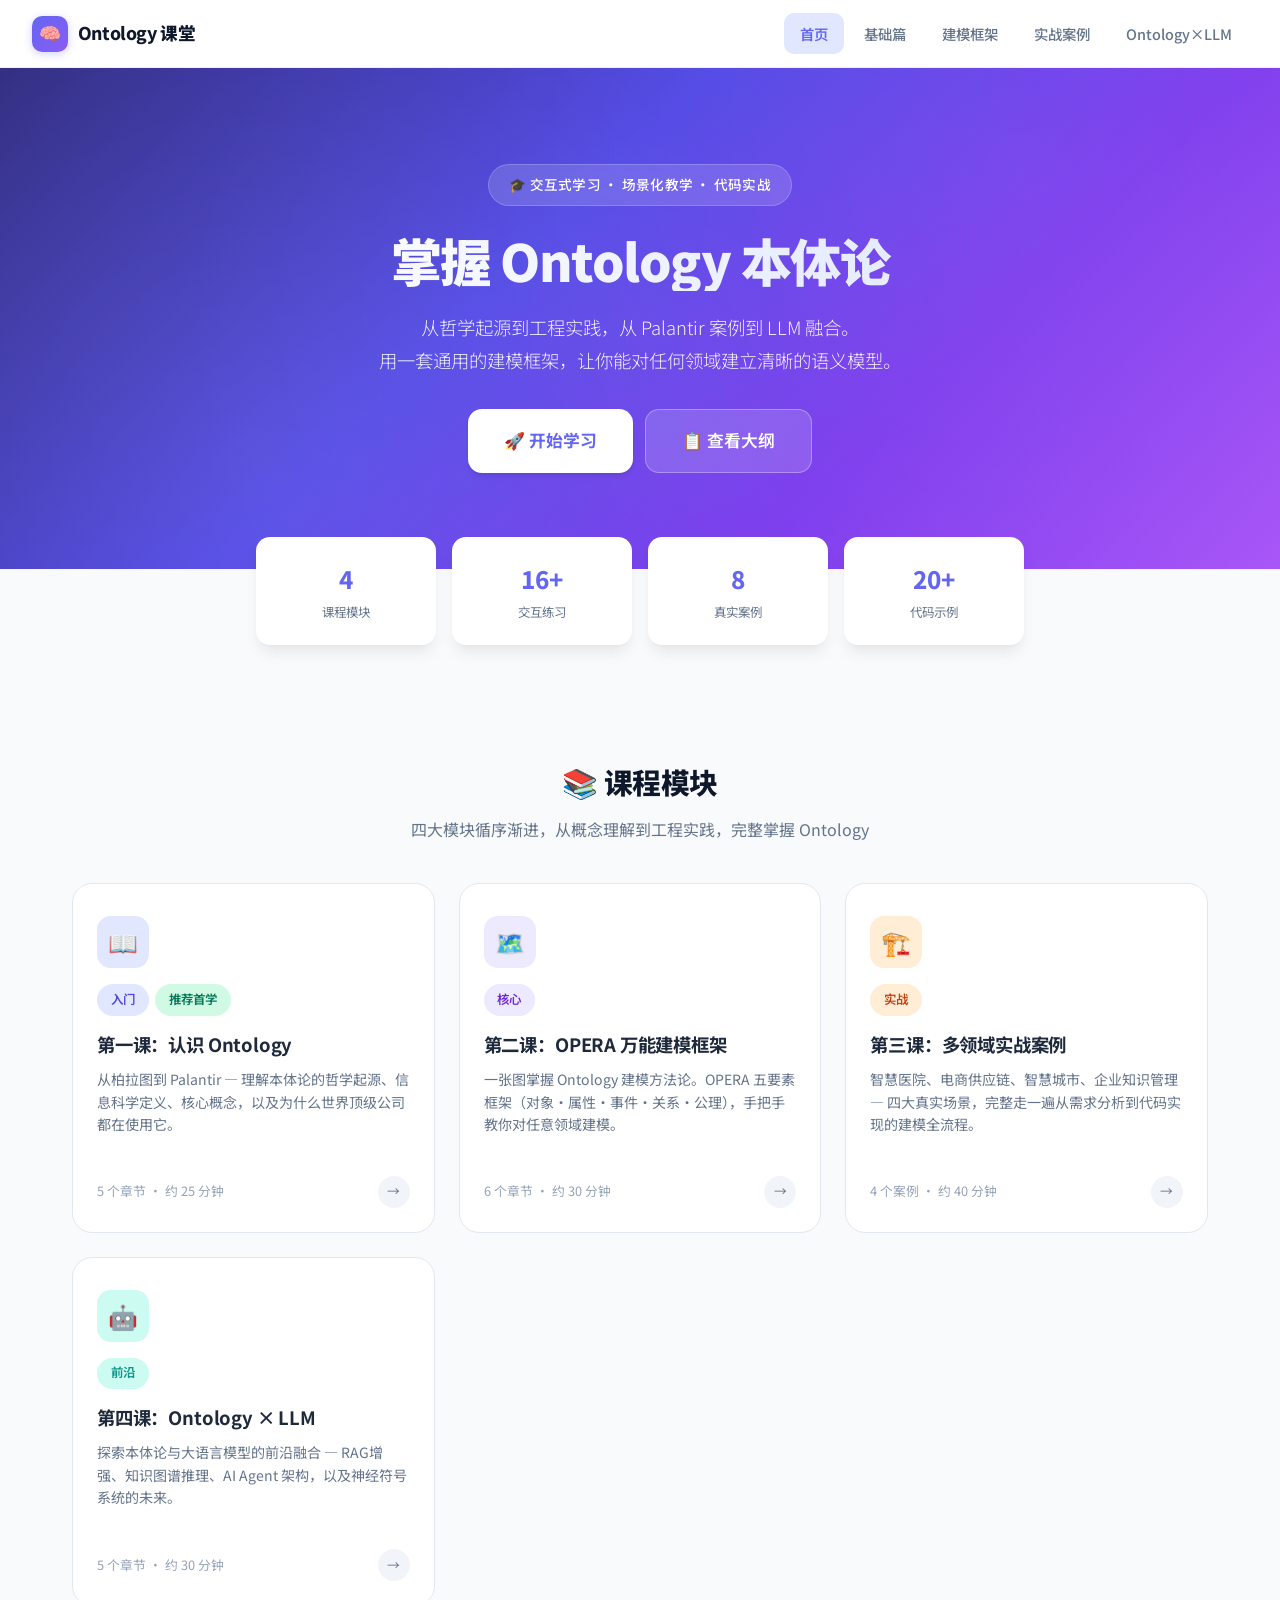
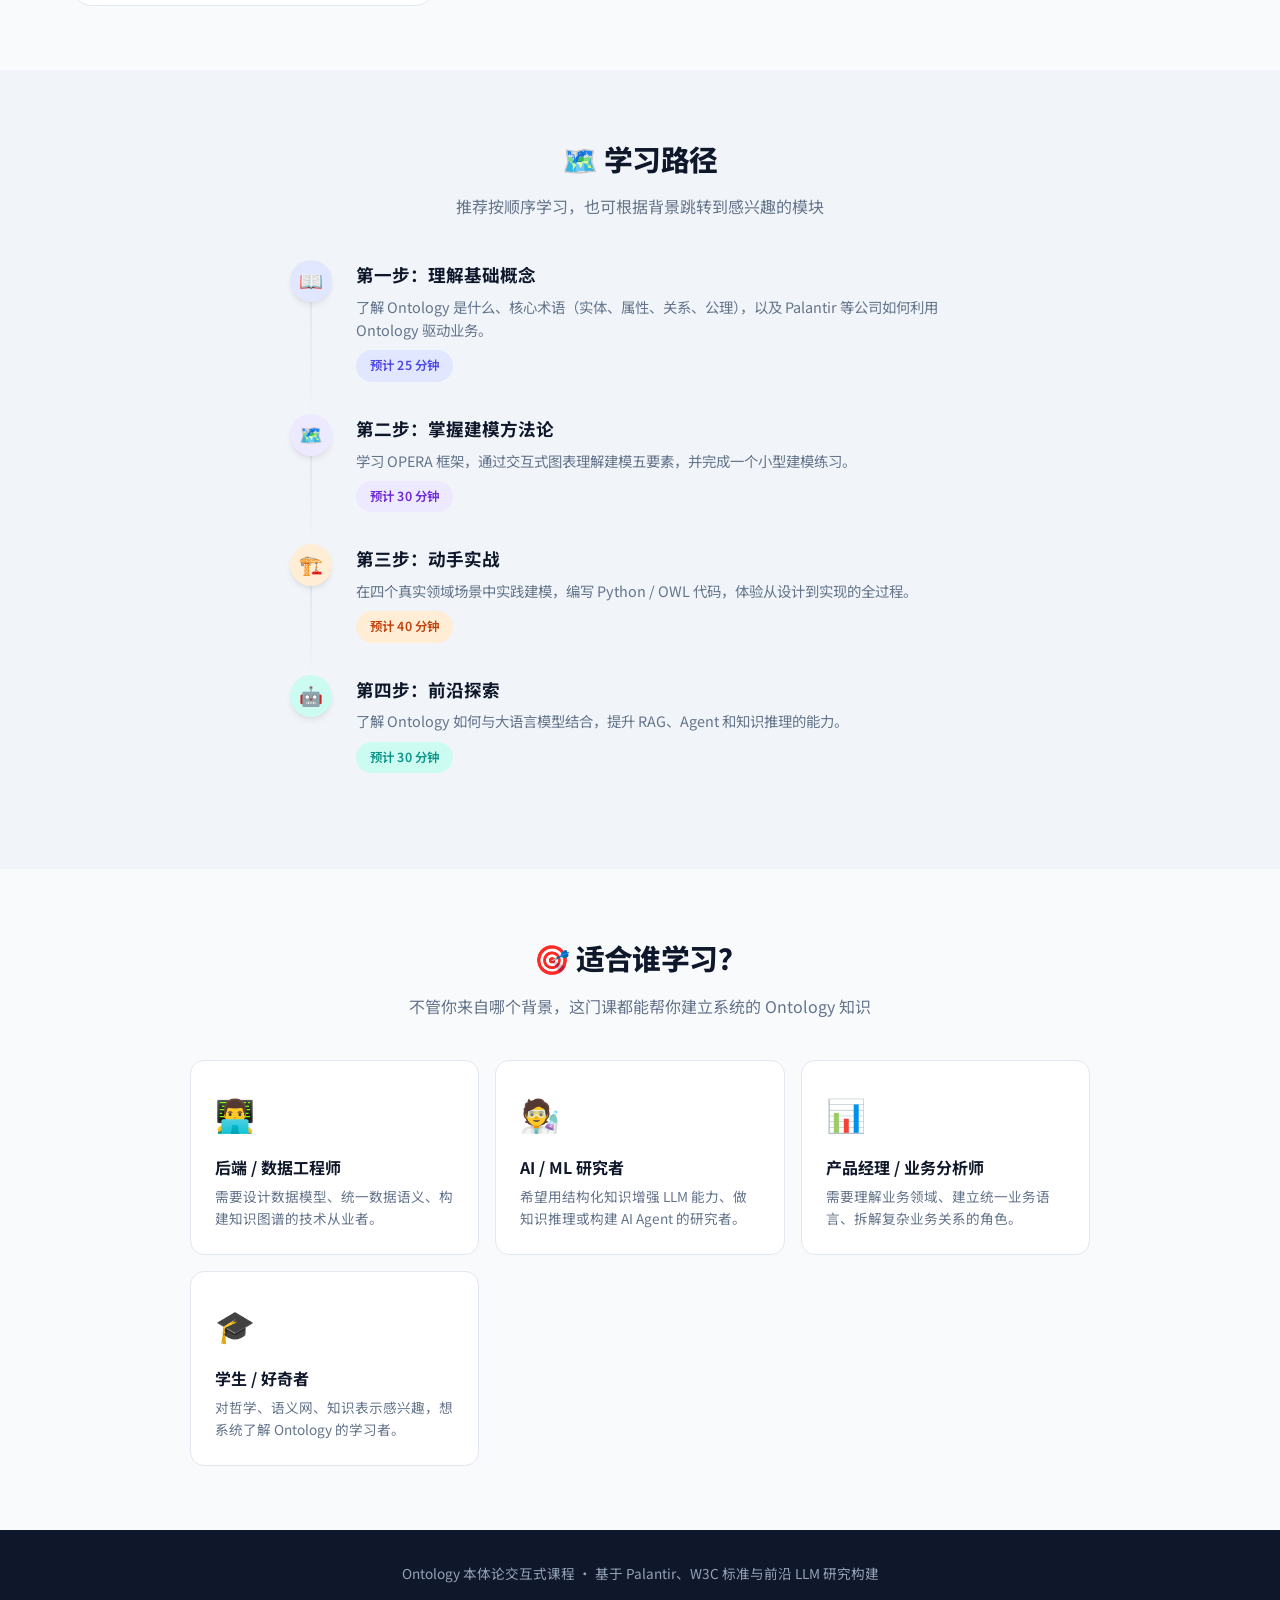
<file: ontology-course/index.html>
<!DOCTYPE html>
<html lang="zh-CN">
<head>
  <meta charset="UTF-8">
  <meta name="viewport" content="width=device-width, initial-scale=1.0">
  <title>Ontology 本体论 · 交互式课程</title>
  <link rel="stylesheet" href="css/styles.css">
  <style>
    .stats-bar {
      display: grid;
      grid-template-columns: repeat(4, 1fr);
      gap: 1rem;
      max-width: 800px;
      margin: -2rem auto 3rem;
      position: relative;
      z-index: 10;
      padding: 0 1rem;
    }
    .stat-card {
      background: white;
      border-radius: var(--radius-lg);
      padding: 1.25rem;
      text-align: center;
      box-shadow: var(--shadow-lg);
      border: 1px solid rgba(255,255,255,0.4);
    }
    .stat-card .stat-value {
      font-size: 1.5rem;
      font-weight: 800;
      color: var(--primary);
    }
    .stat-card .stat-label {
      font-size: 0.78rem;
      color: var(--gray-500);
      margin-top: 0.15rem;
    }
    .highlight-section {
      padding: 4rem 2rem;
    }
    .section-header {
      text-align: center;
      margin-bottom: 2.5rem;
    }
    .section-header h2 {
      font-size: 1.8rem;
      font-weight: 800;
      color: var(--gray-900);
      letter-spacing: -0.02em;
      margin-bottom: 0.5rem;
    }
    .section-header p {
      color: var(--gray-500);
      font-size: 1rem;
      max-width: 560px;
      margin: 0 auto;
    }
    .path-timeline {
      max-width: 700px;
      margin: 0 auto;
    }
    .path-item {
      display: flex;
      gap: 1.5rem;
      margin-bottom: 0;
    }
    .path-left {
      display: flex;
      flex-direction: column;
      align-items: center;
      flex-shrink: 0;
    }
    .path-dot {
      width: 42px;
      height: 42px;
      border-radius: 50%;
      display: flex;
      align-items: center;
      justify-content: center;
      font-size: 1.2rem;
      z-index: 1;
      box-shadow: var(--shadow-md);
    }
    .path-line {
      width: 2px;
      flex: 1;
      background: linear-gradient(to bottom, var(--gray-200), var(--gray-100));
      min-height: 30px;
    }
    .path-item:last-child .path-line { display: none; }
    .path-right {
      padding-bottom: 2rem;
    }
    .path-right h3 {
      font-size: 1.1rem;
      font-weight: 700;
      color: var(--gray-900);
      margin-bottom: 0.25rem;
    }
    .path-right p {
      font-size: 0.9rem;
      color: var(--gray-500);
      line-height: 1.6;
      margin-bottom: 0.5rem;
    }
    .audience-grid {
      display: grid;
      grid-template-columns: repeat(auto-fit, minmax(240px, 1fr));
      gap: 1rem;
      max-width: 900px;
      margin: 0 auto;
    }
    .audience-card {
      background: white;
      border: 1px solid var(--gray-200);
      border-radius: var(--radius-lg);
      padding: 1.5rem;
      transition: var(--transition);
    }
    .audience-card:hover {
      border-color: var(--primary-light);
      box-shadow: var(--shadow-md);
    }
    .audience-card .audience-icon {
      font-size: 2rem;
      margin-bottom: 0.75rem;
    }
    .audience-card h4 {
      font-size: 1rem;
      font-weight: 700;
      color: var(--gray-900);
      margin-bottom: 0.35rem;
    }
    .audience-card p {
      font-size: 0.85rem;
      color: var(--gray-500);
      line-height: 1.6;
    }
    @media (max-width: 640px) {
      .stats-bar { grid-template-columns: repeat(2, 1fr); }
    }
  </style>
</head>
<body>
  <!-- 导航栏 -->
  <nav class="navbar" id="navbar">
    <a href="index.html" class="navbar-brand">
      <div class="logo">🧠</div>
      <span>Ontology 课堂</span>
    </a>
    <ul class="navbar-nav">
      <li><a href="index.html" class="active">首页</a></li>
      <li><a href="course1-basics.html">基础篇</a></li>
      <li><a href="course2-framework.html">建模框架</a></li>
      <li><a href="course3-cases.html">实战案例</a></li>
      <li><a href="course4-llm.html">Ontology×LLM</a></li>
    </ul>
  </nav>

  <div class="page-wrapper">
    <!-- Hero -->
    <section class="hero">
      <div class="hero-content">
        <div class="hero-badge">🎓 交互式学习 · 场景化教学 · 代码实战</div>
        <h1>掌握 Ontology 本体论</h1>
        <p class="subtitle">
          从哲学起源到工程实践，从 Palantir 案例到 LLM 融合。<br>
          用一套通用的建模框架，让你能对任何领域建立清晰的语义模型。
        </p>
        <div style="display:flex;gap:0.75rem;justify-content:center;flex-wrap:wrap;">
          <a href="course1-basics.html" class="btn btn-white btn-lg">🚀 开始学习</a>
          <a href="#courses" class="btn btn-lg" style="background:rgba(255,255,255,0.15);color:white;border:1px solid rgba(255,255,255,0.3);">
            📋 查看大纲
          </a>
        </div>
      </div>
    </section>

    <!-- 统计 -->
    <div class="stats-bar">
      <div class="stat-card">
        <div class="stat-value">4</div>
        <div class="stat-label">课程模块</div>
      </div>
      <div class="stat-card">
        <div class="stat-value">16+</div>
        <div class="stat-label">交互练习</div>
      </div>
      <div class="stat-card">
        <div class="stat-value">8</div>
        <div class="stat-label">真实案例</div>
      </div>
      <div class="stat-card">
        <div class="stat-value">20+</div>
        <div class="stat-label">代码示例</div>
      </div>
    </div>

    <!-- 课程列表 -->
    <section class="highlight-section" id="courses">
      <div class="section-header">
        <h2>📚 课程模块</h2>
        <p>四大模块循序渐进，从概念理解到工程实践，完整掌握 Ontology</p>
      </div>
      <div class="container-wide">
        <div class="card-grid">
          <!-- 课程 1 -->
          <a href="course1-basics.html" class="course-card">
            <div class="course-card-header">
              <div class="icon-wrap" style="background:var(--primary-light);color:var(--primary);">📖</div>
              <div style="display:flex;gap:0.4rem;margin-bottom:0.75rem;">
                <span class="badge badge-blue">入门</span>
                <span class="badge badge-green">推荐首学</span>
              </div>
              <h3>第一课：认识 Ontology</h3>
              <p>从柏拉图到 Palantir — 理解本体论的哲学起源、信息科学定义、核心概念，以及为什么世界顶级公司都在使用它。</p>
            </div>
            <div class="course-card-footer">
              <span class="chapters">5 个章节 · 约 25 分钟</span>
              <span class="arrow">→</span>
            </div>
          </a>

          <!-- 课程 2 -->
          <a href="course2-framework.html" class="course-card">
            <div class="course-card-header">
              <div class="icon-wrap" style="background:var(--purple-light);color:var(--purple);">🗺️</div>
              <div style="display:flex;gap:0.4rem;margin-bottom:0.75rem;">
                <span class="badge badge-purple">核心</span>
              </div>
              <h3>第二课：OPERA 万能建模框架</h3>
              <p>一张图掌握 Ontology 建模方法论。OPERA 五要素框架（对象·属性·事件·关系·公理），手把手教你对任意领域建模。</p>
            </div>
            <div class="course-card-footer">
              <span class="chapters">6 个章节 · 约 30 分钟</span>
              <span class="arrow">→</span>
            </div>
          </a>

          <!-- 课程 3 -->
          <a href="course3-cases.html" class="course-card">
            <div class="course-card-header">
              <div class="icon-wrap" style="background:var(--orange-light);color:var(--orange);">🏗️</div>
              <div style="display:flex;gap:0.4rem;margin-bottom:0.75rem;">
                <span class="badge badge-orange">实战</span>
              </div>
              <h3>第三课：多领域实战案例</h3>
              <p>智慧医院、电商供应链、智慧城市、企业知识管理 — 四大真实场景，完整走一遍从需求分析到代码实现的建模全流程。</p>
            </div>
            <div class="course-card-footer">
              <span class="chapters">4 个案例 · 约 40 分钟</span>
              <span class="arrow">→</span>
            </div>
          </a>

          <!-- 课程 4 -->
          <a href="course4-llm.html" class="course-card">
            <div class="course-card-header">
              <div class="icon-wrap" style="background:var(--teal-light);color:var(--teal);">🤖</div>
              <div style="display:flex;gap:0.4rem;margin-bottom:0.75rem;">
                <span class="badge badge-teal">前沿</span>
              </div>
              <h3>第四课：Ontology × LLM</h3>
              <p>探索本体论与大语言模型的前沿融合 — RAG增强、知识图谱推理、AI Agent 架构，以及神经符号系统的未来。</p>
            </div>
            <div class="course-card-footer">
              <span class="chapters">5 个章节 · 约 30 分钟</span>
              <span class="arrow">→</span>
            </div>
          </a>
        </div>
      </div>
    </section>

    <!-- 学习路径 -->
    <section class="highlight-section" style="background:var(--gray-100);">
      <div class="section-header">
        <h2>🗺️ 学习路径</h2>
        <p>推荐按顺序学习，也可根据背景跳转到感兴趣的模块</p>
      </div>
      <div class="path-timeline">
        <div class="path-item">
          <div class="path-left">
            <div class="path-dot" style="background:var(--primary-light);color:var(--primary);">📖</div>
            <div class="path-line"></div>
          </div>
          <div class="path-right">
            <h3>第一步：理解基础概念</h3>
            <p>了解 Ontology 是什么、核心术语（实体、属性、关系、公理），以及 Palantir 等公司如何利用 Ontology 驱动业务。</p>
            <span class="badge badge-blue">预计 25 分钟</span>
          </div>
        </div>
        <div class="path-item">
          <div class="path-left">
            <div class="path-dot" style="background:var(--purple-light);color:var(--purple);">🗺️</div>
            <div class="path-line"></div>
          </div>
          <div class="path-right">
            <h3>第二步：掌握建模方法论</h3>
            <p>学习 OPERA 框架，通过交互式图表理解建模五要素，并完成一个小型建模练习。</p>
            <span class="badge badge-purple">预计 30 分钟</span>
          </div>
        </div>
        <div class="path-item">
          <div class="path-left">
            <div class="path-dot" style="background:var(--orange-light);color:var(--orange);">🏗️</div>
            <div class="path-line"></div>
          </div>
          <div class="path-right">
            <h3>第三步：动手实战</h3>
            <p>在四个真实领域场景中实践建模，编写 Python / OWL 代码，体验从设计到实现的全过程。</p>
            <span class="badge badge-orange">预计 40 分钟</span>
          </div>
        </div>
        <div class="path-item">
          <div class="path-left">
            <div class="path-dot" style="background:var(--teal-light);color:var(--teal);">🤖</div>
            <div class="path-line"></div>
          </div>
          <div class="path-right">
            <h3>第四步：前沿探索</h3>
            <p>了解 Ontology 如何与大语言模型结合，提升 RAG、Agent 和知识推理的能力。</p>
            <span class="badge badge-teal">预计 30 分钟</span>
          </div>
        </div>
      </div>
    </section>

    <!-- 适合谁 -->
    <section class="highlight-section">
      <div class="section-header">
        <h2>🎯 适合谁学习？</h2>
        <p>不管你来自哪个背景，这门课都能帮你建立系统的 Ontology 知识</p>
      </div>
      <div class="audience-grid">
        <div class="audience-card">
          <div class="audience-icon">👨‍💻</div>
          <h4>后端 / 数据工程师</h4>
          <p>需要设计数据模型、统一数据语义、构建知识图谱的技术从业者。</p>
        </div>
        <div class="audience-card">
          <div class="audience-icon">🧑‍🔬</div>
          <h4>AI / ML 研究者</h4>
          <p>希望用结构化知识增强 LLM 能力、做知识推理或构建 AI Agent 的研究者。</p>
        </div>
        <div class="audience-card">
          <div class="audience-icon">📊</div>
          <h4>产品经理 / 业务分析师</h4>
          <p>需要理解业务领域、建立统一业务语言、拆解复杂业务关系的角色。</p>
        </div>
        <div class="audience-card">
          <div class="audience-icon">🎓</div>
          <h4>学生 / 好奇者</h4>
          <p>对哲学、语义网、知识表示感兴趣，想系统了解 Ontology 的学习者。</p>
        </div>
      </div>
    </section>

    <!-- 页脚 -->
    <footer class="footer">
      <p>Ontology 本体论交互式课程 · 基于 Palantir、W3C 标准与前沿 LLM 研究构建</p>
    </footer>
  </div>

  <script src="js/scripts.js"></script>
  <script>
    // 滚动时给 navbar 添加阴影
    window.addEventListener('scroll', () => {
      document.getElementById('navbar').classList.toggle('scrolled', window.scrollY > 10);
    });
  </script>
</body>
</html>
</file>
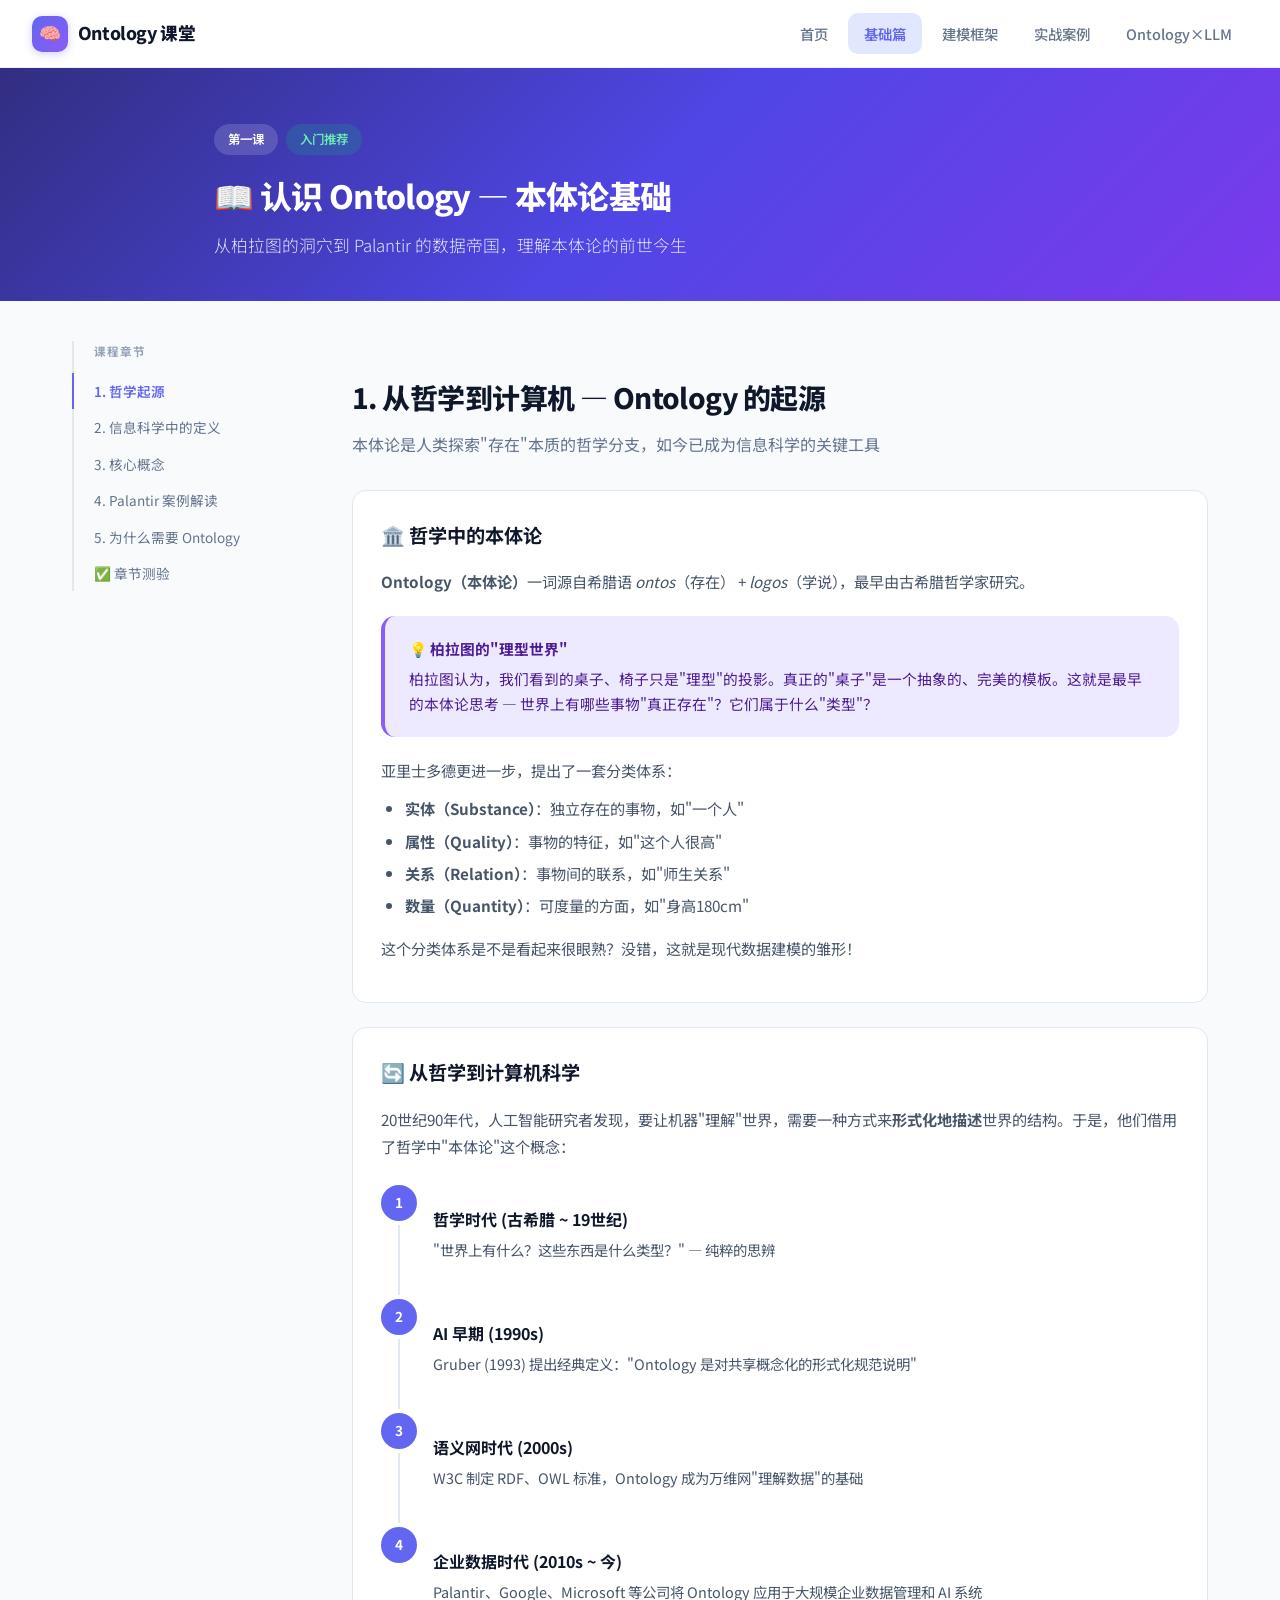
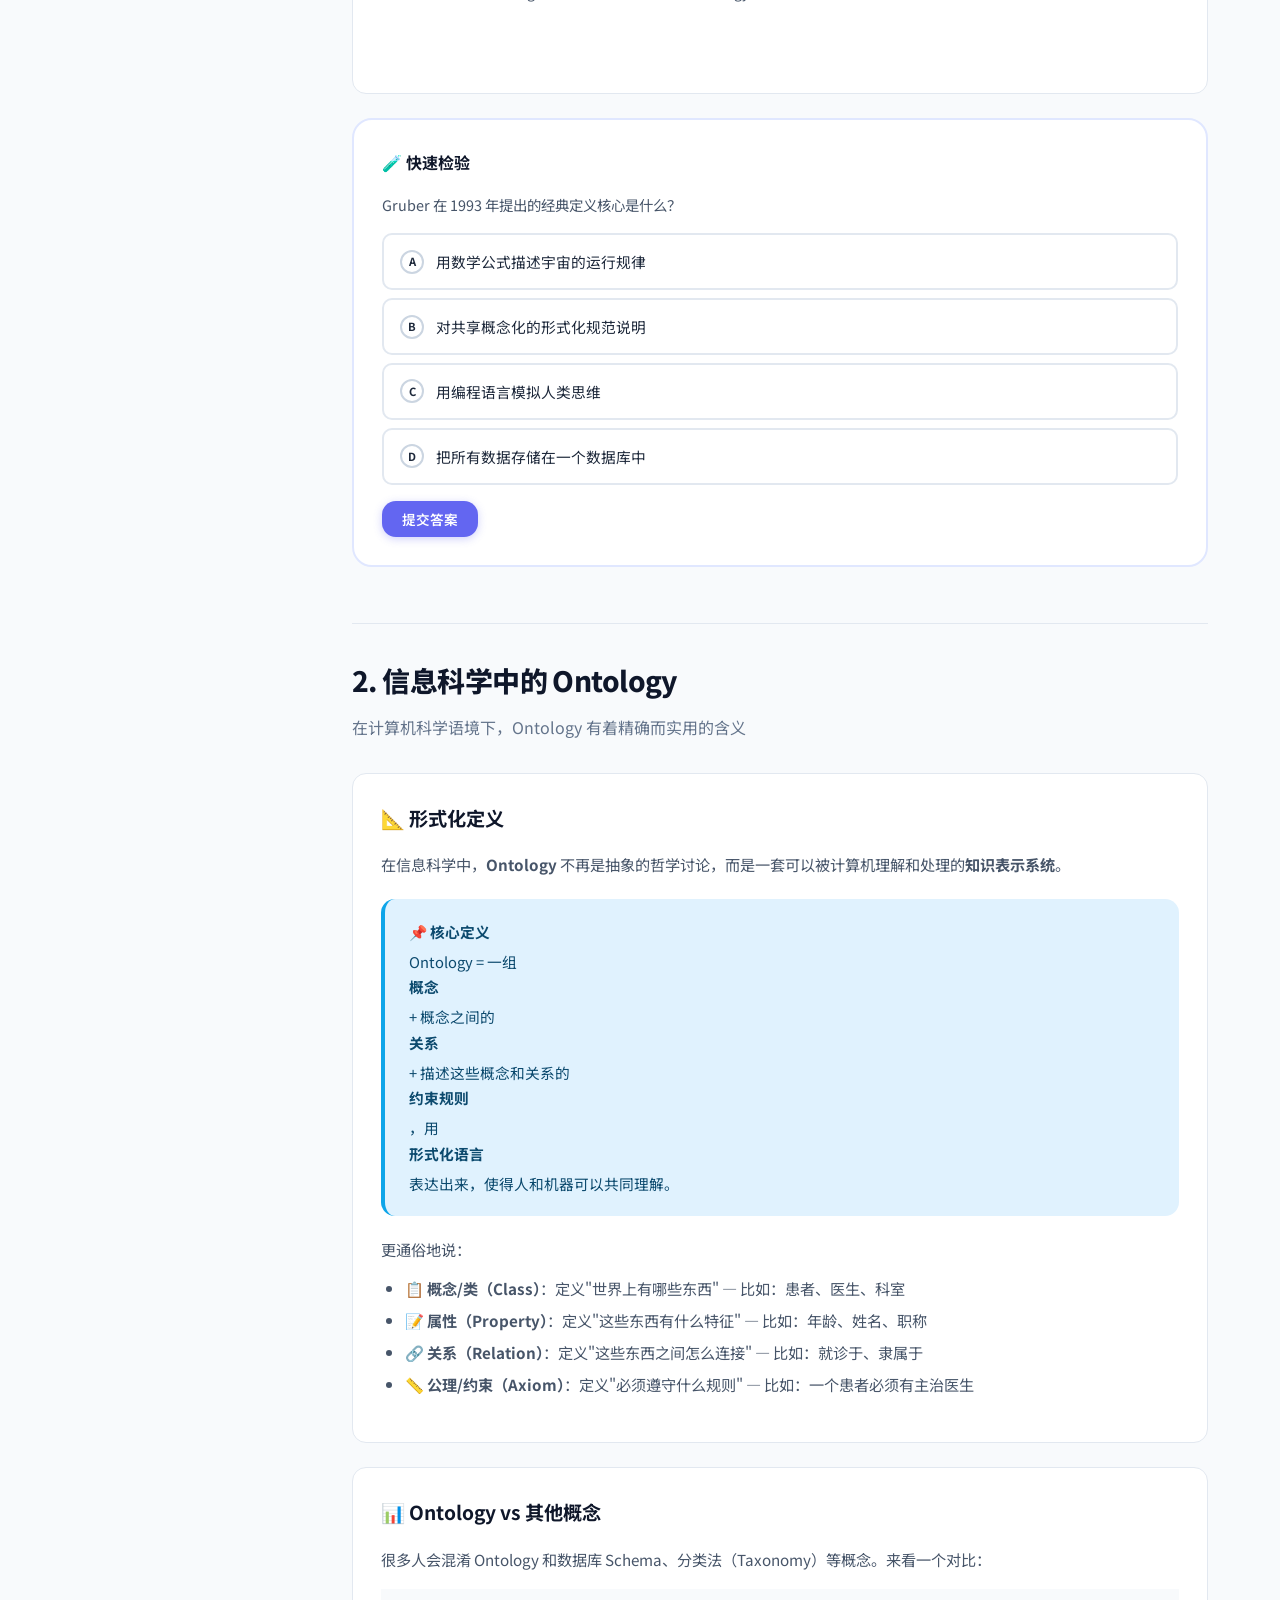
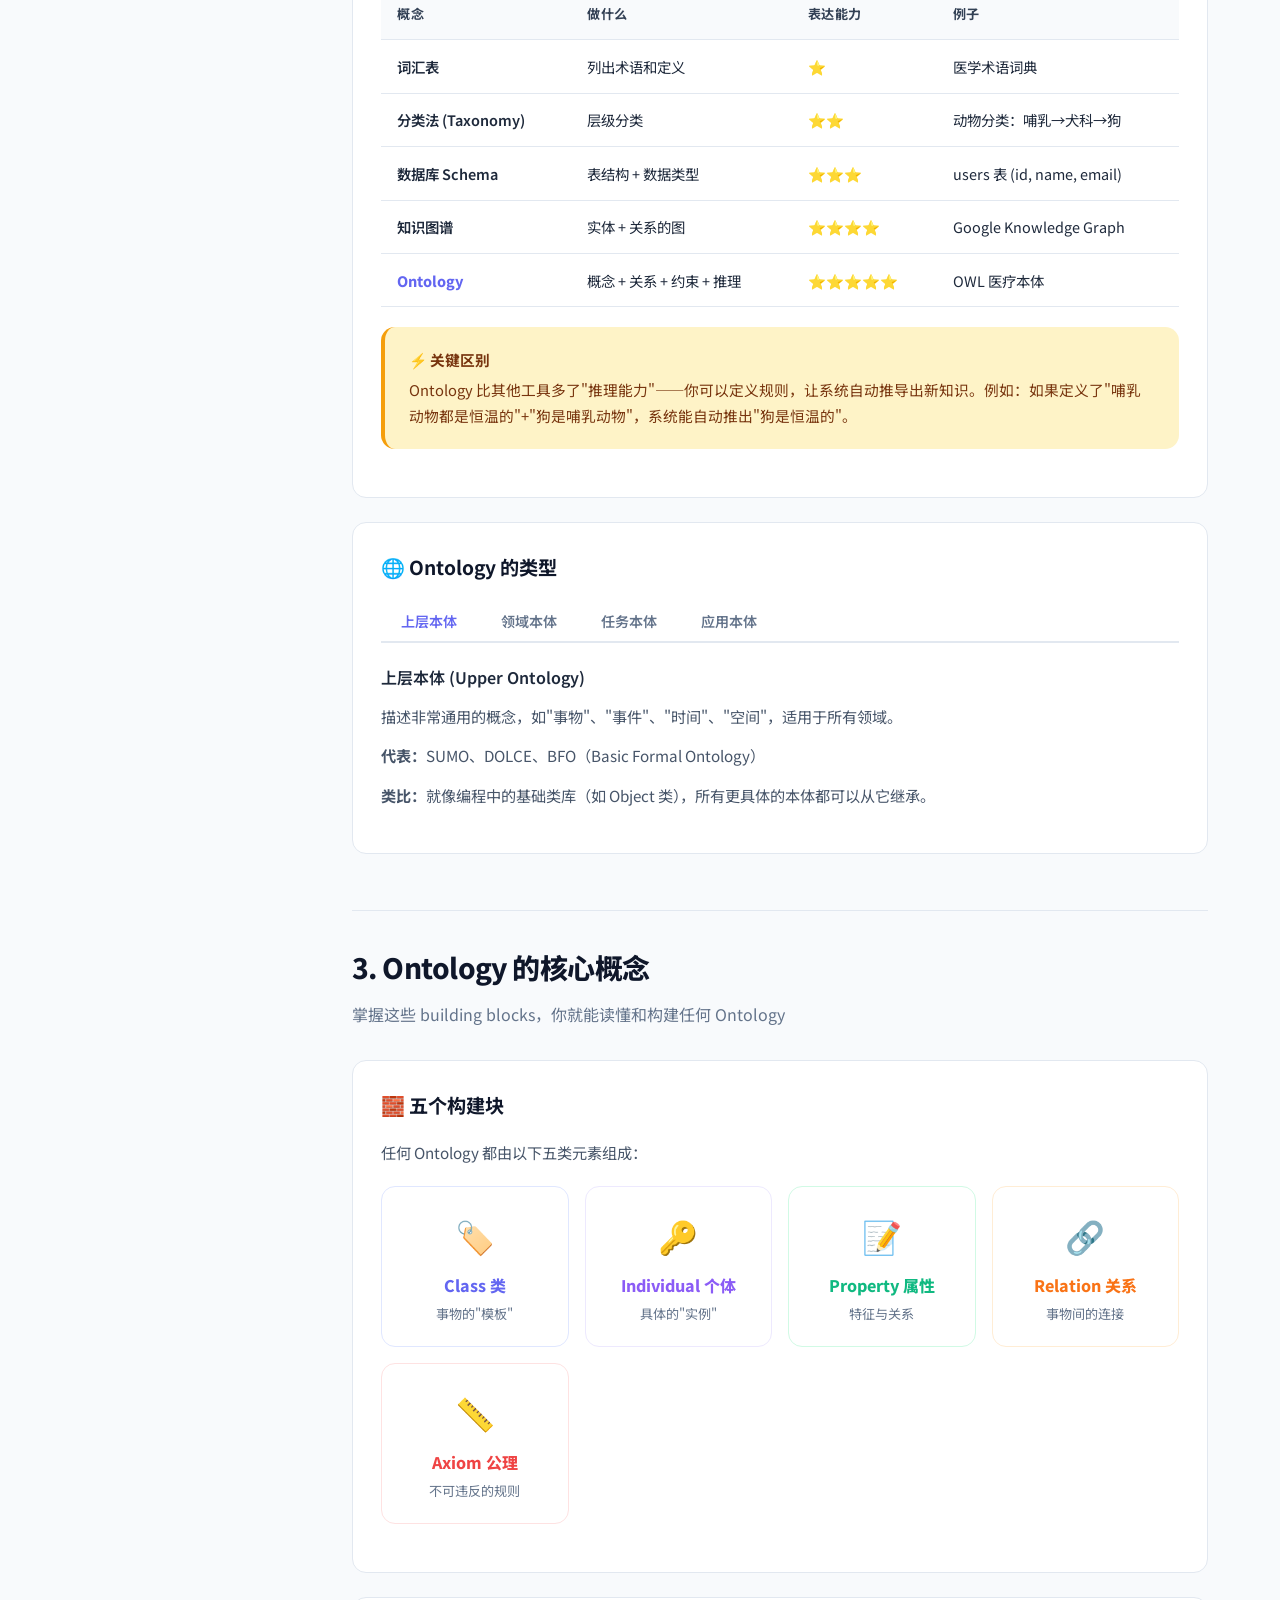
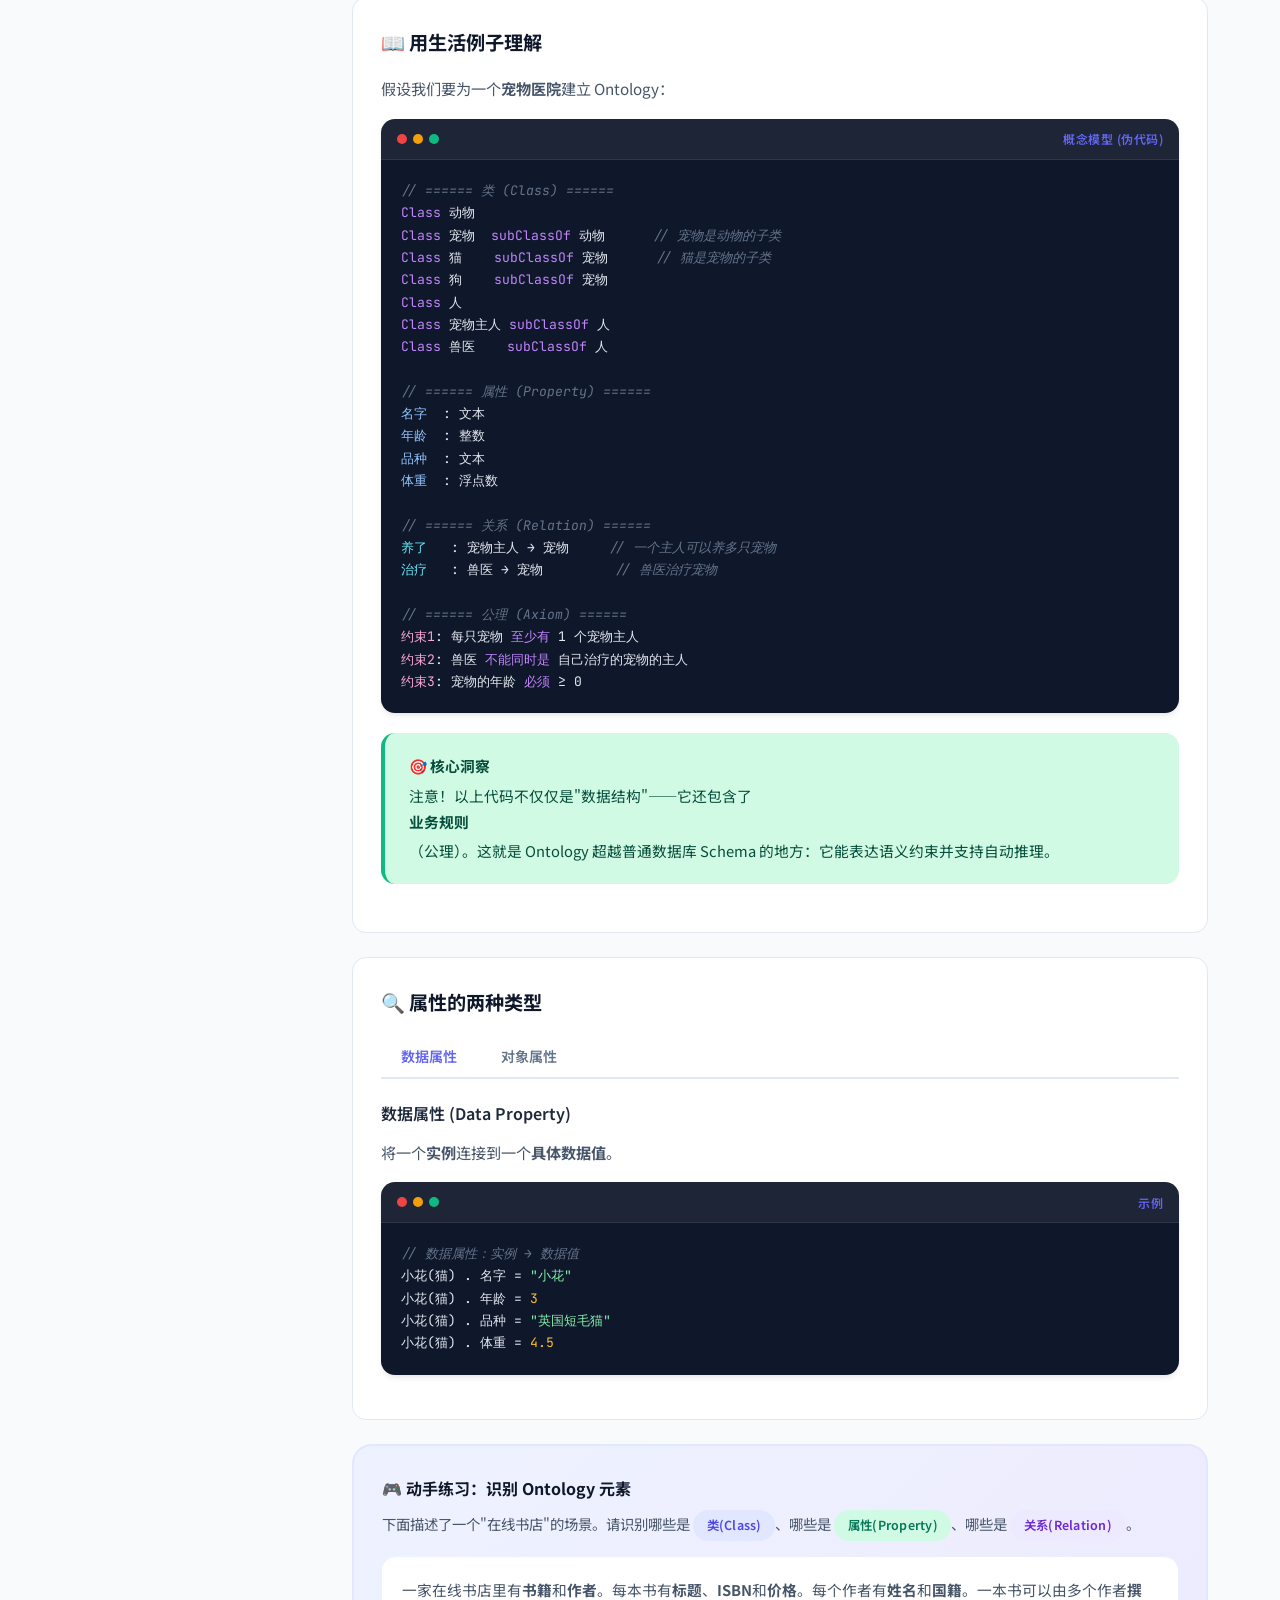
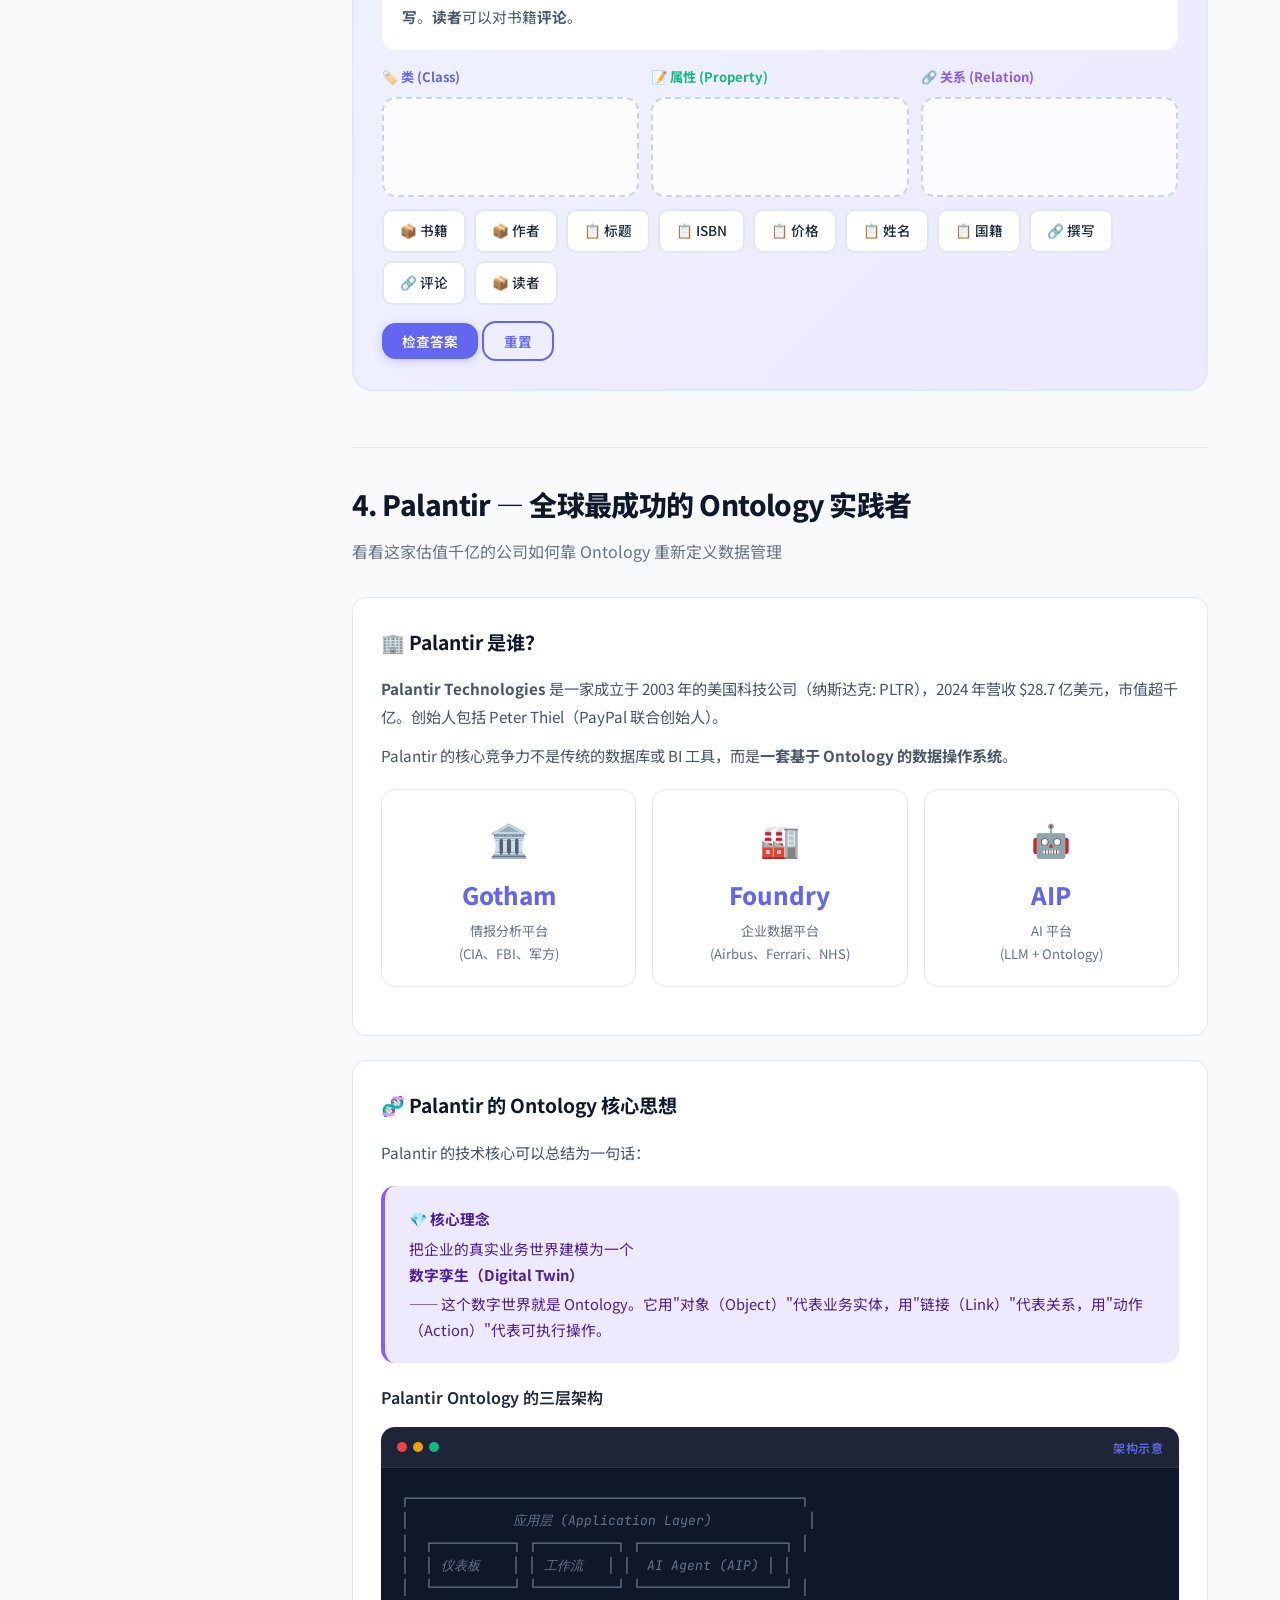
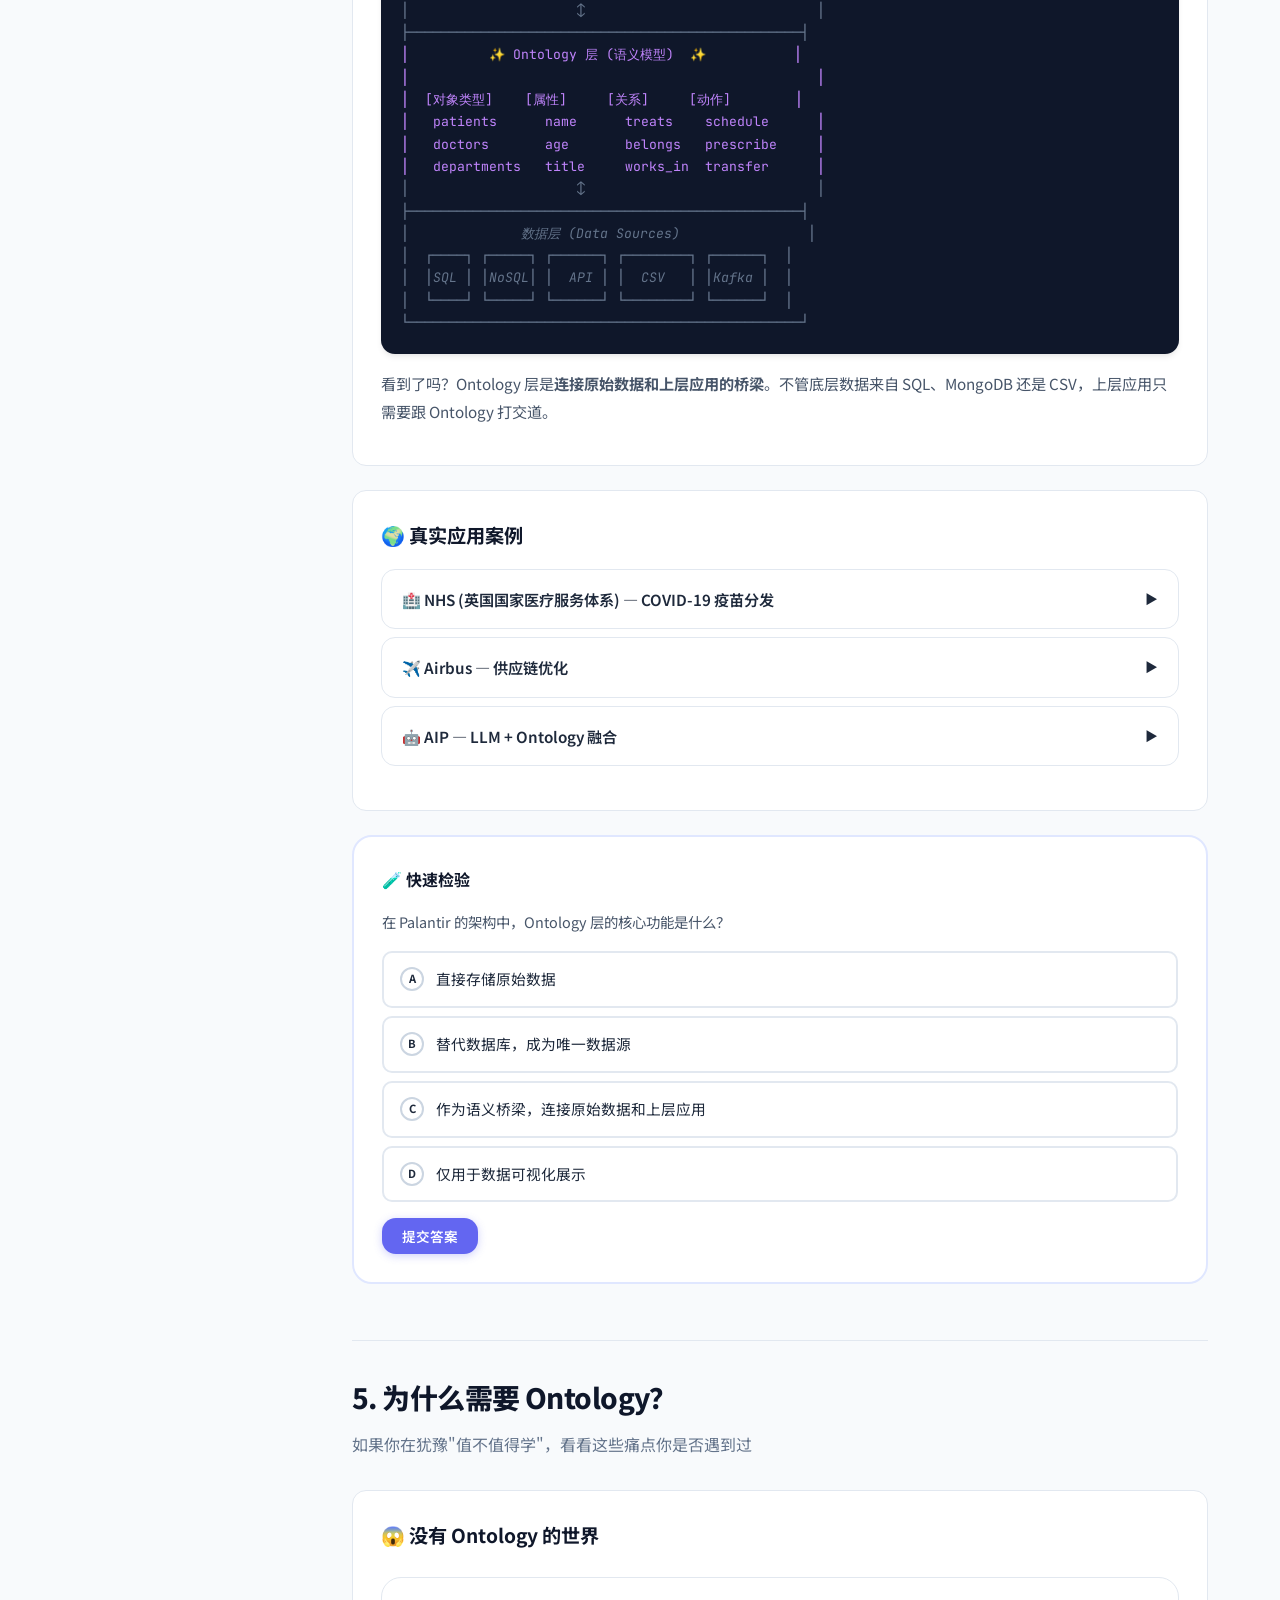
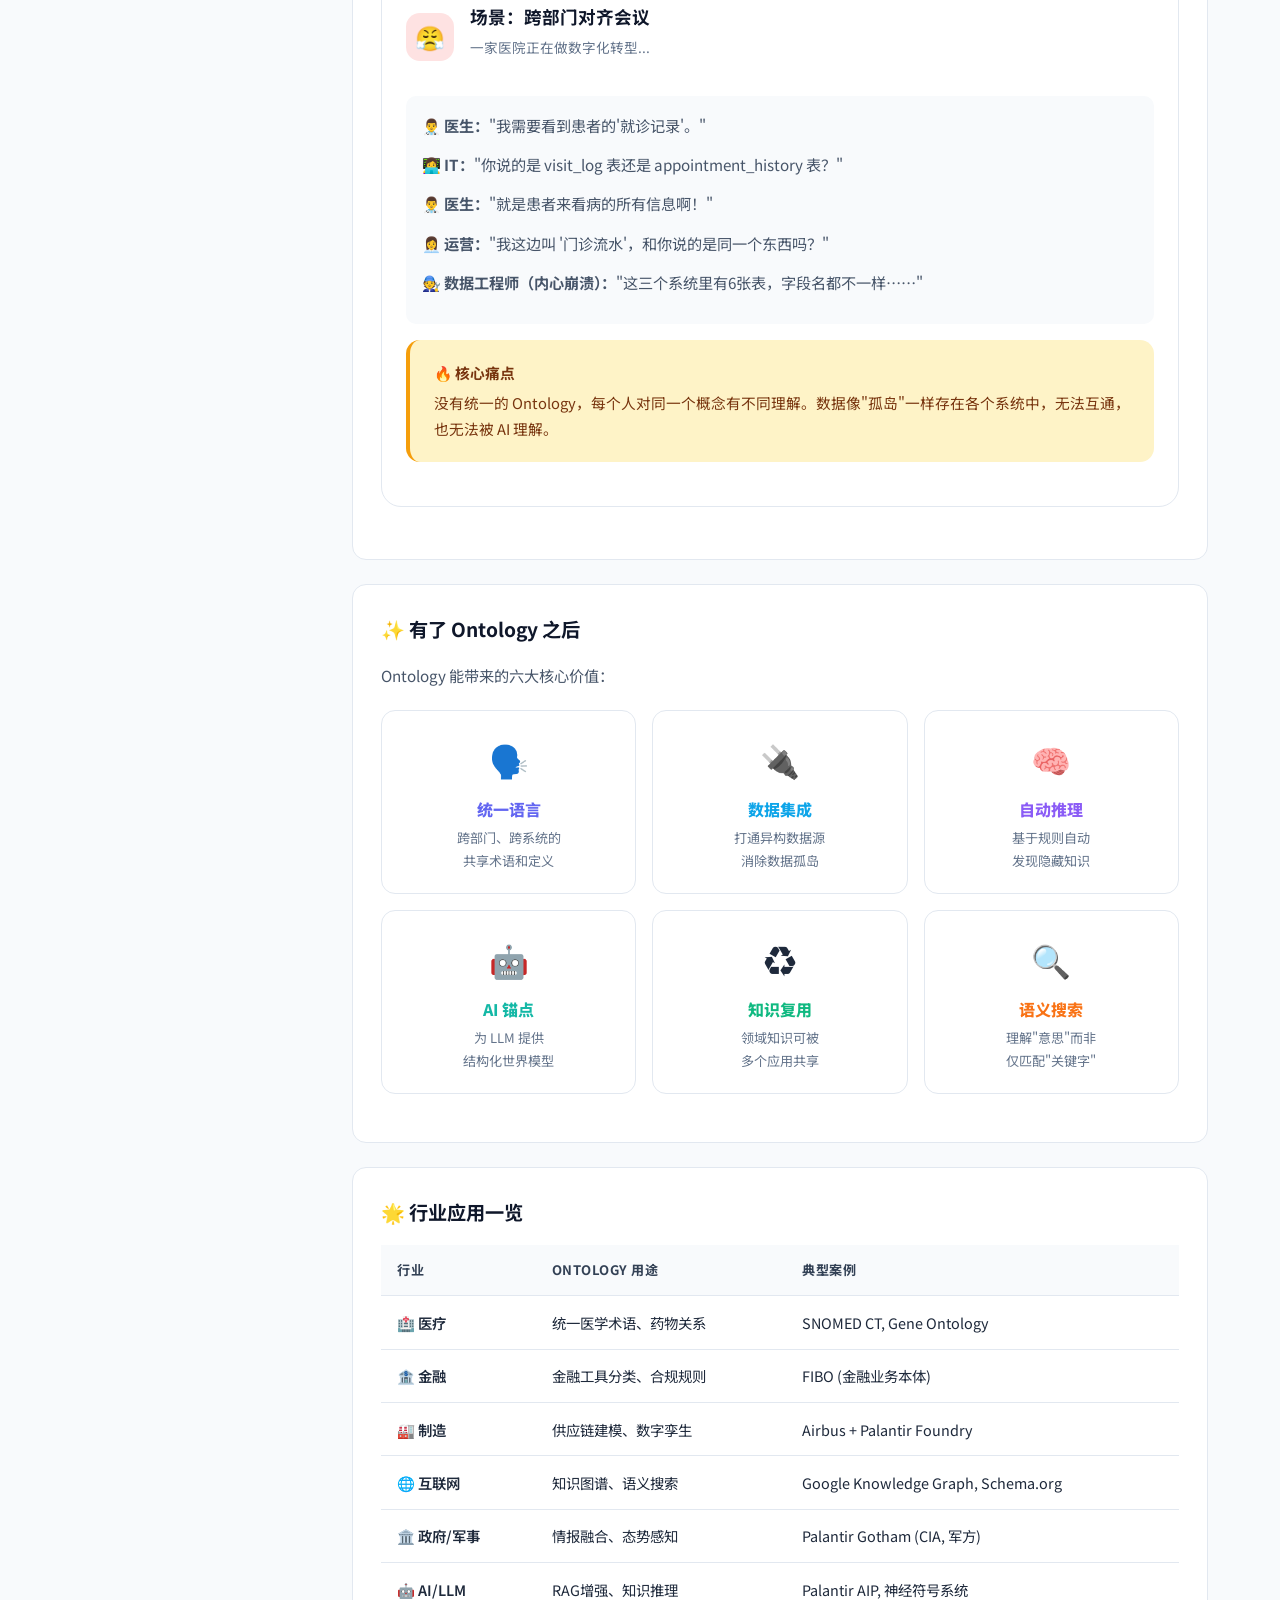
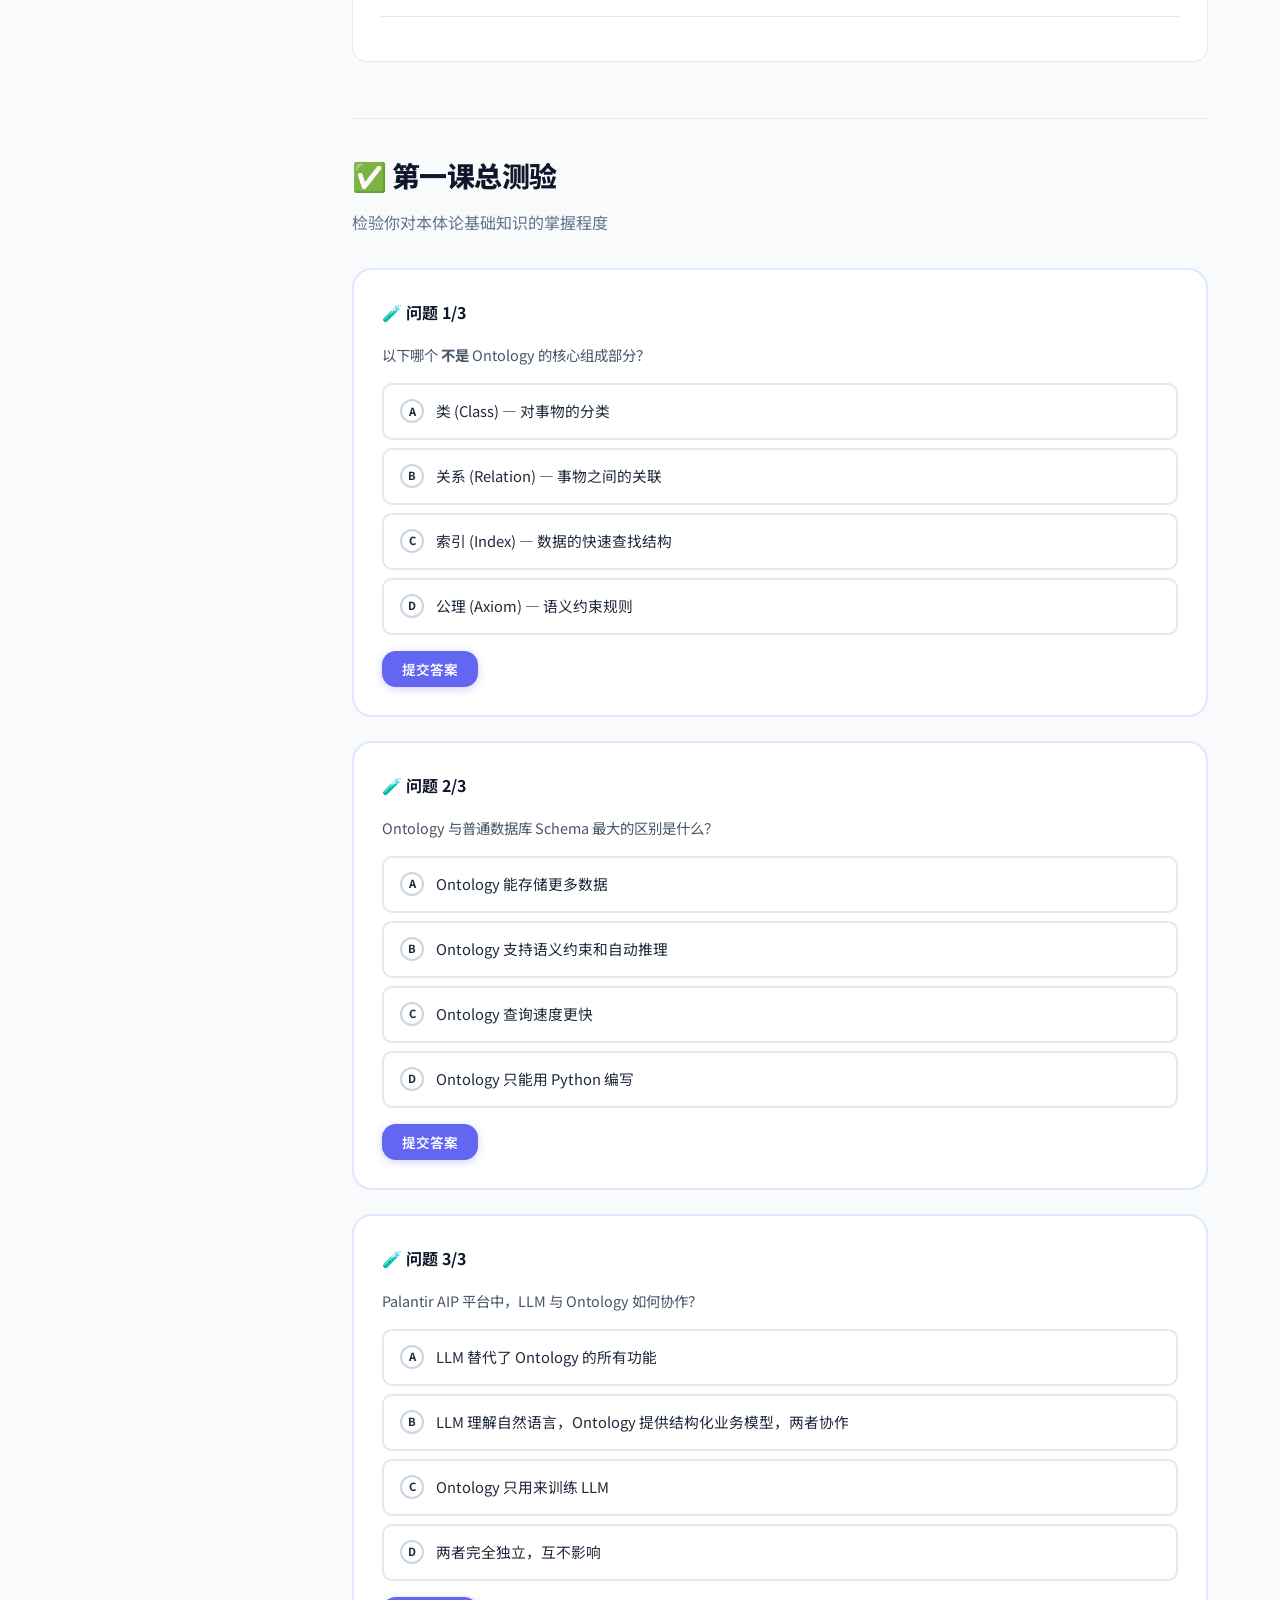
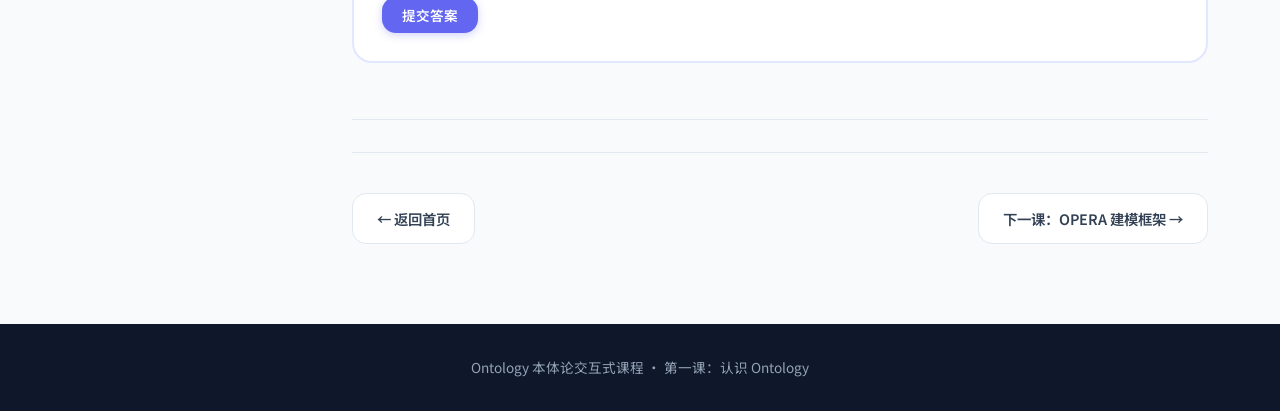
<file: ontology-course/course1-basics.html>
<!DOCTYPE html>
<html lang="zh-CN">
<head>
  <meta charset="UTF-8">
  <meta name="viewport" content="width=device-width, initial-scale=1.0">
  <title>第一课：认识 Ontology · 本体论交互式课程</title>
  <link rel="stylesheet" href="css/styles.css">
</head>
<body>
  <!-- 导航栏 -->
  <nav class="navbar" id="navbar">
    <a href="index.html" class="navbar-brand">
      <div class="logo">🧠</div>
      <span>Ontology 课堂</span>
    </a>
    <ul class="navbar-nav">
      <li><a href="index.html">首页</a></li>
      <li><a href="course1-basics.html" class="active">基础篇</a></li>
      <li><a href="course2-framework.html">建模框架</a></li>
      <li><a href="course3-cases.html">实战案例</a></li>
      <li><a href="course4-llm.html">Ontology×LLM</a></li>
    </ul>
  </nav>

  <div class="page-wrapper">
    <!-- 课程 Hero -->
    <section class="course-hero">
      <div class="container">
        <div style="display:flex;gap:0.5rem;margin-bottom:0.75rem;">
          <span class="badge badge-blue" style="background:rgba(255,255,255,0.15);color:white;">第一课</span>
          <span class="badge badge-green" style="background:rgba(16,185,129,0.2);color:#6ee7b7;">入门推荐</span>
        </div>
        <h1>📖 认识 Ontology — 本体论基础</h1>
        <p class="subtitle">从柏拉图的洞穴到 Palantir 的数据帝国，理解本体论的前世今生</p>
      </div>
    </section>

    <!-- 主内容 -->
    <div class="layout-with-sidebar">
      <!-- 侧边栏 -->
      <aside class="sidebar">
        <nav>
          <ul class="sidebar-nav">
            <li class="section-title">课程章节</li>
            <li><a href="#ch1" class="active">1. 哲学起源</a></li>
            <li><a href="#ch2">2. 信息科学中的定义</a></li>
            <li><a href="#ch3">3. 核心概念</a></li>
            <li><a href="#ch4">4. Palantir 案例解读</a></li>
            <li><a href="#ch5">5. 为什么需要 Ontology</a></li>
            <li><a href="#quiz-final">✅ 章节测验</a></li>
          </ul>
        </nav>
      </aside>

      <!-- 主内容区 -->
      <main>
        <!-- ===== 第 1 章：哲学起源 ===== -->
        <section class="chapter" id="ch1">
          <div class="chapter-header">
            <h2>1. 从哲学到计算机 — Ontology 的起源</h2>
            <p>本体论是人类探索"存在"本质的哲学分支，如今已成为信息科学的关键工具</p>
          </div>

          <div class="content-card">
            <h3>🏛️ 哲学中的本体论</h3>
            <p><strong>Ontology（本体论）</strong>一词源自希腊语 <em>ontos</em>（存在） + <em>logos</em>（学说），最早由古希腊哲学家研究。</p>
            
            <div class="callout callout-purple">
              <strong>💡 柏拉图的"理型世界"</strong>
              柏拉图认为，我们看到的桌子、椅子只是"理型"的投影。真正的"桌子"是一个抽象的、完美的模板。这就是最早的本体论思考 — 世界上有哪些事物"真正存在"？它们属于什么"类型"？
            </div>

            <p>亚里士多德更进一步，提出了一套分类体系：</p>
            <ul>
              <li><strong>实体（Substance）</strong>：独立存在的事物，如"一个人"</li>
              <li><strong>属性（Quality）</strong>：事物的特征，如"这个人很高"</li>
              <li><strong>关系（Relation）</strong>：事物间的联系，如"师生关系"</li>
              <li><strong>数量（Quantity）</strong>：可度量的方面，如"身高180cm"</li>
            </ul>
            <p>这个分类体系是不是看起来很眼熟？没错，这就是现代数据建模的雏形！</p>
          </div>

          <div class="content-card">
            <h3>🔄 从哲学到计算机科学</h3>
            <p>20世纪90年代，人工智能研究者发现，要让机器"理解"世界，需要一种方式来<strong>形式化地描述</strong>世界的结构。于是，他们借用了哲学中"本体论"这个概念：</p>

            <div class="steps">
              <div class="step">
                <div class="step-indicator">
                  <div class="step-number">1</div>
                  <div class="step-line"></div>
                </div>
                <div class="step-content">
                  <h4>哲学时代 (古希腊 ~ 19世纪)</h4>
                  <p>"世界上有什么？这些东西是什么类型？" — 纯粹的思辨</p>
                </div>
              </div>
              <div class="step">
                <div class="step-indicator">
                  <div class="step-number">2</div>
                  <div class="step-line"></div>
                </div>
                <div class="step-content">
                  <h4>AI 早期 (1990s)</h4>
                  <p>Gruber (1993) 提出经典定义："Ontology 是对共享概念化的形式化规范说明"</p>
                </div>
              </div>
              <div class="step">
                <div class="step-indicator">
                  <div class="step-number">3</div>
                  <div class="step-line"></div>
                </div>
                <div class="step-content">
                  <h4>语义网时代 (2000s)</h4>
                  <p>W3C 制定 RDF、OWL 标准，Ontology 成为万维网"理解数据"的基础</p>
                </div>
              </div>
              <div class="step">
                <div class="step-indicator">
                  <div class="step-number">4</div>
                  <div class="step-line"></div>
                </div>
                <div class="step-content">
                  <h4>企业数据时代 (2010s ~ 今)</h4>
                  <p>Palantir、Google、Microsoft 等公司将 Ontology 应用于大规模企业数据管理和 AI 系统</p>
                </div>
              </div>
            </div>
          </div>

          <!-- 测验 1 -->
          <div class="quiz-container" data-quiz="q1">
            <h4>🧪 快速检验</h4>
            <p style="margin-bottom:1rem;color:var(--gray-600);font-size:0.9rem;">Gruber 在 1993 年提出的经典定义核心是什么？</p>
            <div class="quiz-option" data-value="a" onclick="selectOption(this)">
              <span class="marker">A</span> 用数学公式描述宇宙的运行规律
            </div>
            <div class="quiz-option" data-value="b" onclick="selectOption(this)">
              <span class="marker">B</span> 对共享概念化的形式化规范说明
            </div>
            <div class="quiz-option" data-value="c" onclick="selectOption(this)">
              <span class="marker">C</span> 用编程语言模拟人类思维
            </div>
            <div class="quiz-option" data-value="d" onclick="selectOption(this)">
              <span class="marker">D</span> 把所有数据存储在一个数据库中
            </div>
            <div class="quiz-feedback correct">✅ 正确！Gruber 的经典定义："An ontology is a formal, explicit specification of a shared conceptualization" — 强调"共享"和"形式化"。</div>
            <div class="quiz-feedback incorrect">❌ 不太对。正确答案是 B — Gruber 强调 Ontology 是"对共享概念化的形式化规范说明"，核心在于"共享理解"和"形式化表达"。</div>
            <div class="quiz-actions">
              <button class="btn btn-primary btn-sm" onclick="checkAnswer(this, 'b')">提交答案</button>
            </div>
          </div>
        </section>

        <!-- ===== 第 2 章：信息科学定义 ===== -->
        <section class="chapter" id="ch2">
          <div class="chapter-header">
            <h2>2. 信息科学中的 Ontology</h2>
            <p>在计算机科学语境下，Ontology 有着精确而实用的含义</p>
          </div>

          <div class="content-card">
            <h3>📐 形式化定义</h3>
            <p>在信息科学中，<strong>Ontology</strong> 不再是抽象的哲学讨论，而是一套可以被计算机理解和处理的<strong>知识表示系统</strong>。</p>
            
            <div class="callout callout-info">
              <strong>📌 核心定义</strong>
              Ontology = 一组<strong>概念</strong> + 概念之间的<strong>关系</strong> + 描述这些概念和关系的<strong>约束规则</strong>，用<strong>形式化语言</strong>表达出来，使得人和机器可以共同理解。
            </div>

            <p>更通俗地说：</p>
            <ul>
              <li>📋 <strong>概念/类（Class）</strong>：定义"世界上有哪些东西" — 比如：患者、医生、科室</li>
              <li>📝 <strong>属性（Property）</strong>：定义"这些东西有什么特征" — 比如：年龄、姓名、职称</li>
              <li>🔗 <strong>关系（Relation）</strong>：定义"这些东西之间怎么连接" — 比如：就诊于、隶属于</li>
              <li>📏 <strong>公理/约束（Axiom）</strong>：定义"必须遵守什么规则" — 比如：一个患者必须有主治医生</li>
            </ul>
          </div>

          <div class="content-card">
            <h3>📊 Ontology vs 其他概念</h3>
            <p>很多人会混淆 Ontology 和数据库 Schema、分类法（Taxonomy）等概念。来看一个对比：</p>

            <table class="comparison-table">
              <thead>
                <tr>
                  <th>概念</th>
                  <th>做什么</th>
                  <th>表达能力</th>
                  <th>例子</th>
                </tr>
              </thead>
              <tbody>
                <tr>
                  <td>词汇表</td>
                  <td>列出术语和定义</td>
                  <td>⭐</td>
                  <td>医学术语词典</td>
                </tr>
                <tr>
                  <td>分类法 (Taxonomy)</td>
                  <td>层级分类</td>
                  <td>⭐⭐</td>
                  <td>动物分类：哺乳→犬科→狗</td>
                </tr>
                <tr>
                  <td>数据库 Schema</td>
                  <td>表结构 + 数据类型</td>
                  <td>⭐⭐⭐</td>
                  <td>users 表 (id, name, email)</td>
                </tr>
                <tr>
                  <td>知识图谱</td>
                  <td>实体 + 关系的图</td>
                  <td>⭐⭐⭐⭐</td>
                  <td>Google Knowledge Graph</td>
                </tr>
                <tr>
                  <td style="color:var(--primary);font-weight:800;">Ontology</td>
                  <td>概念 + 关系 + 约束 + 推理</td>
                  <td>⭐⭐⭐⭐⭐</td>
                  <td>OWL 医疗本体</td>
                </tr>
              </tbody>
            </table>

            <div class="callout callout-warning">
              <strong>⚡ 关键区别</strong>
              Ontology 比其他工具多了"推理能力"——你可以定义规则，让系统自动推导出新知识。例如：如果定义了"哺乳动物都是恒温的"+"狗是哺乳动物"，系统能自动推出"狗是恒温的"。
            </div>
          </div>

          <div class="content-card">
            <h3>🌐 Ontology 的类型</h3>
            <div class="tabs">
              <div class="tab-buttons">
                <button class="tab-btn active" onclick="switchTab(this, 'tab-upper')">上层本体</button>
                <button class="tab-btn" onclick="switchTab(this, 'tab-domain')">领域本体</button>
                <button class="tab-btn" onclick="switchTab(this, 'tab-task')">任务本体</button>
                <button class="tab-btn" onclick="switchTab(this, 'tab-app')">应用本体</button>
              </div>
              <div class="tab-panel active" id="tab-upper">
                <h4>上层本体 (Upper Ontology)</h4>
                <p>描述非常通用的概念，如"事物"、"事件"、"时间"、"空间"，适用于所有领域。</p>
                <p><strong>代表：</strong>SUMO、DOLCE、BFO（Basic Formal Ontology）</p>
                <p><strong>类比：</strong>就像编程中的基础类库（如 Object 类），所有更具体的本体都可以从它继承。</p>
              </div>
              <div class="tab-panel" id="tab-domain">
                <h4>领域本体 (Domain Ontology)</h4>
                <p>专门描述某个特定领域的知识，如医学、金融、地理。</p>
                <p><strong>代表：</strong>Gene Ontology（基因本体）、FIBO（金融业务本体）、SNOMED CT（医学术语本体）</p>
                <p><strong>类比：</strong>就像特定行业的 SDK，封装了该领域的专业知识。</p>
              </div>
              <div class="tab-panel" id="tab-task">
                <h4>任务本体 (Task Ontology)</h4>
                <p>描述特定任务或处理过程的知识，不绑定特定领域。</p>
                <p><strong>代表：</strong>诊断任务本体、规划任务本体</p>
                <p><strong>类比：</strong>就像设计模式（Design Patterns），描述"怎么做"而非"做什么"。</p>
              </div>
              <div class="tab-panel" id="tab-app">
                <h4>应用本体 (Application Ontology)</h4>
                <p>结合领域本体和任务本体，为特定应用场景定制。</p>
                <p><strong>代表：</strong>某医院的患者管理系统本体、某电商的推荐系统本体</p>
                <p><strong>类比：</strong>就像最终的应用程序，组合了基础库 + SDK + 业务逻辑。</p>
              </div>
            </div>
          </div>
        </section>

        <!-- ===== 第 3 章：核心概念 ===== -->
        <section class="chapter" id="ch3">
          <div class="chapter-header">
            <h2>3. Ontology 的核心概念</h2>
            <p>掌握这些 building blocks，你就能读懂和构建任何 Ontology</p>
          </div>

          <div class="content-card">
            <h3>🧱 五个构建块</h3>
            <p>任何 Ontology 都由以下五类元素组成：</p>

            <div class="value-grid" style="grid-template-columns: repeat(auto-fit, minmax(160px, 1fr));">
              <div class="value-item" style="border-color:var(--primary-light);">
                <div class="value-icon">🏷️</div>
                <div class="value-number" style="font-size:1rem;">Class 类</div>
                <div class="value-label">事物的"模板"</div>
              </div>
              <div class="value-item" style="border-color:var(--purple-light);">
                <div class="value-icon">🔑</div>
                <div class="value-number" style="font-size:1rem;color:var(--purple);">Individual 个体</div>
                <div class="value-label">具体的"实例"</div>
              </div>
              <div class="value-item" style="border-color:var(--success-light);">
                <div class="value-icon">📝</div>
                <div class="value-number" style="font-size:1rem;color:var(--success);">Property 属性</div>
                <div class="value-label">特征与关系</div>
              </div>
              <div class="value-item" style="border-color:var(--orange-light);">
                <div class="value-icon">🔗</div>
                <div class="value-number" style="font-size:1rem;color:var(--orange);">Relation 关系</div>
                <div class="value-label">事物间的连接</div>
              </div>
              <div class="value-item" style="border-color:var(--danger-light);">
                <div class="value-icon">📏</div>
                <div class="value-number" style="font-size:1rem;color:var(--danger);">Axiom 公理</div>
                <div class="value-label">不可违反的规则</div>
              </div>
            </div>
          </div>

          <div class="content-card">
            <h3>📖 用生活例子理解</h3>
            <p>假设我们要为一个<strong>宠物医院</strong>建立 Ontology：</p>

            <div class="code-block">
              <div class="code-header">
                <div class="dots"><span></span><span></span><span></span></div>
                <span class="lang">概念模型 (伪代码)</span>
              </div>
              <pre>
<span class="comment">// ====== 类 (Class) ======</span>
<span class="keyword">Class</span> 动物
<span class="keyword">Class</span> 宠物  <span class="keyword">subClassOf</span> 动物      <span class="comment">// 宠物是动物的子类</span>
<span class="keyword">Class</span> 猫    <span class="keyword">subClassOf</span> 宠物      <span class="comment">// 猫是宠物的子类</span>
<span class="keyword">Class</span> 狗    <span class="keyword">subClassOf</span> 宠物
<span class="keyword">Class</span> 人
<span class="keyword">Class</span> 宠物主人 <span class="keyword">subClassOf</span> 人
<span class="keyword">Class</span> 兽医    <span class="keyword">subClassOf</span> 人

<span class="comment">// ====== 属性 (Property) ======</span>
<span class="property">名字</span>  : 文本
<span class="property">年龄</span>  : 整数
<span class="property">品种</span>  : 文本
<span class="property">体重</span>  : 浮点数

<span class="comment">// ====== 关系 (Relation) ======</span>
<span class="function">养了</span>   : 宠物主人 → 宠物     <span class="comment">// 一个主人可以养多只宠物</span>
<span class="function">治疗</span>   : 兽医 → 宠物         <span class="comment">// 兽医治疗宠物</span>

<span class="comment">// ====== 公理 (Axiom) ======</span>
<span class="type">约束1</span>: 每只宠物 <span class="keyword">至少有</span> 1 个宠物主人
<span class="type">约束2</span>: 兽医 <span class="keyword">不能同时是</span> 自己治疗的宠物的主人
<span class="type">约束3</span>: 宠物的年龄 <span class="keyword">必须</span> ≥ 0</pre>
            </div>

            <div class="callout callout-success">
              <strong>🎯 核心洞察</strong>
              注意！以上代码不仅仅是"数据结构"——它还包含了<strong>业务规则</strong>（公理）。这就是 Ontology 超越普通数据库 Schema 的地方：它能表达语义约束并支持自动推理。
            </div>
          </div>

          <div class="content-card">
            <h3>🔍 属性的两种类型</h3>
            <div class="tabs">
              <div class="tab-buttons">
                <button class="tab-btn active" onclick="switchTab(this, 'tab-dp')">数据属性</button>
                <button class="tab-btn" onclick="switchTab(this, 'tab-op')">对象属性</button>
              </div>
              <div class="tab-panel active" id="tab-dp">
                <h4>数据属性 (Data Property)</h4>
                <p>将一个<strong>实例</strong>连接到一个<strong>具体数据值</strong>。</p>
                <div class="code-block">
                  <div class="code-header">
                    <div class="dots"><span></span><span></span><span></span></div>
                    <span class="lang">示例</span>
                  </div>
                  <pre>
<span class="comment">// 数据属性：实例 → 数据值</span>
小花(猫) . 名字 = <span class="string">"小花"</span>
小花(猫) . 年龄 = <span class="number">3</span>
小花(猫) . 品种 = <span class="string">"英国短毛猫"</span>
小花(猫) . 体重 = <span class="number">4.5</span></pre>
                </div>
              </div>
              <div class="tab-panel" id="tab-op">
                <h4>对象属性 (Object Property)</h4>
                <p>将一个<strong>实例</strong>连接到<strong>另一个实例</strong>，表达实体之间的关系。</p>
                <div class="code-block">
                  <div class="code-header">
                    <div class="dots"><span></span><span></span><span></span></div>
                    <span class="lang">示例</span>
                  </div>
                  <pre>
<span class="comment">// 对象属性：实例 → 实例</span>
张先生(宠物主人) .<span class="function">养了</span> → 小花(猫)
张先生(宠物主人) .<span class="function">养了</span> → 旺财(狗)
李医生(兽医)    .<span class="function">治疗</span> → 小花(猫)</pre>
                </div>
              </div>
            </div>
          </div>

          <!-- 交互式练习 -->
          <div class="interactive-exercise">
            <h4>🎮 动手练习：识别 Ontology 元素</h4>
            <p>下面描述了一个"在线书店"的场景。请识别哪些是 <span class="badge badge-blue">类(Class)</span>、哪些是 <span class="badge badge-green">属性(Property)</span>、哪些是 <span class="badge badge-purple">关系(Relation)</span>。</p>
            <div style="background:white;border-radius:var(--radius-lg);padding:1.25rem;margin-bottom:1rem;font-size:0.92rem;color:var(--gray-600);line-height:1.8;">
              一家在线书店里有<strong>书籍</strong>和<strong>作者</strong>。每本书有<strong>标题</strong>、<strong>ISBN</strong>和<strong>价格</strong>。每个作者有<strong>姓名</strong>和<strong>国籍</strong>。一本书可以由多个作者<strong>撰写</strong>。<strong>读者</strong>可以对书籍<strong>评论</strong>。
            </div>
            <div id="exercise1-area" style="display:grid;grid-template-columns:1fr 1fr 1fr;gap:0.75rem;">
              <div>
                <p style="font-size:0.82rem;font-weight:700;color:var(--primary);margin-bottom:0.5rem;">🏷️ 类 (Class)</p>
                <div class="drag-area" id="class-zone" style="min-height:100px;" data-zone="class"></div>
              </div>
              <div>
                <p style="font-size:0.82rem;font-weight:700;color:var(--success);margin-bottom:0.5rem;">📝 属性 (Property)</p>
                <div class="drag-area" id="prop-zone" style="min-height:100px;" data-zone="property"></div>
              </div>
              <div>
                <p style="font-size:0.82rem;font-weight:700;color:var(--purple);margin-bottom:0.5rem;">🔗 关系 (Relation)</p>
                <div class="drag-area" id="rel-zone" style="min-height:100px;" data-zone="relation"></div>
              </div>
            </div>
            <div style="margin-top:0.75rem;display:flex;flex-wrap:wrap;gap:0.5rem;" id="items-pool">
              <div class="drag-item" draggable="true" data-answer="class" data-label="书籍">📦 书籍</div>
              <div class="drag-item" draggable="true" data-answer="class" data-label="作者">📦 作者</div>
              <div class="drag-item" draggable="true" data-answer="property" data-label="标题">📋 标题</div>
              <div class="drag-item" draggable="true" data-answer="property" data-label="ISBN">📋 ISBN</div>
              <div class="drag-item" draggable="true" data-answer="property" data-label="价格">📋 价格</div>
              <div class="drag-item" draggable="true" data-answer="property" data-label="姓名">📋 姓名</div>
              <div class="drag-item" draggable="true" data-answer="property" data-label="国籍">📋 国籍</div>
              <div class="drag-item" draggable="true" data-answer="relation" data-label="撰写">🔗 撰写</div>
              <div class="drag-item" draggable="true" data-answer="relation" data-label="评论">🔗 评论</div>
              <div class="drag-item" draggable="true" data-answer="class" data-label="读者">📦 读者</div>
            </div>
            <div style="margin-top:1rem;">
              <button class="btn btn-primary btn-sm" onclick="checkDragExercise()">检查答案</button>
              <button class="btn btn-outline btn-sm" onclick="resetDragExercise()">重置</button>
              <span id="exercise1-result" style="margin-left:0.75rem;font-weight:600;font-size:0.9rem;"></span>
            </div>
          </div>
        </section>

        <!-- ===== 第 4 章：Palantir 案例 ===== -->
        <section class="chapter" id="ch4">
          <div class="chapter-header">
            <h2>4. Palantir — 全球最成功的 Ontology 实践者</h2>
            <p>看看这家估值千亿的公司如何靠 Ontology 重新定义数据管理</p>
          </div>

          <div class="content-card">
            <h3>🏢 Palantir 是谁？</h3>
            <p><strong>Palantir Technologies</strong> 是一家成立于 2003 年的美国科技公司（纳斯达克: PLTR），2024 年营收 $28.7 亿美元，市值超千亿。创始人包括 Peter Thiel（PayPal 联合创始人）。</p>
            <p>Palantir 的核心竞争力不是传统的数据库或 BI 工具，而是<strong>一套基于 Ontology 的数据操作系统</strong>。</p>

            <div class="value-grid">
              <div class="value-item">
                <div class="value-icon">🏛️</div>
                <div class="value-number">Gotham</div>
                <div class="value-label">情报分析平台<br>(CIA、FBI、军方)</div>
              </div>
              <div class="value-item">
                <div class="value-icon">🏭</div>
                <div class="value-number">Foundry</div>
                <div class="value-label">企业数据平台<br>(Airbus、Ferrari、NHS)</div>
              </div>
              <div class="value-item">
                <div class="value-icon">🤖</div>
                <div class="value-number">AIP</div>
                <div class="value-label">AI 平台<br>(LLM + Ontology)</div>
              </div>
            </div>
          </div>

          <div class="content-card">
            <h3>🧬 Palantir 的 Ontology 核心思想</h3>
            <p>Palantir 的技术核心可以总结为一句话：</p>
            <div class="callout callout-purple">
              <strong>💎 核心理念</strong>
              把企业的真实业务世界建模为一个<strong>数字孪生（Digital Twin）</strong>—— 这个数字世界就是 Ontology。它用"对象（Object）"代表业务实体，用"链接（Link）"代表关系，用"动作（Action）"代表可执行操作。
            </div>

            <h4>Palantir Ontology 的三层架构</h4>
            <div class="code-block">
              <div class="code-header">
                <div class="dots"><span></span><span></span><span></span></div>
                <span class="lang">架构示意</span>
              </div>
              <pre>
<span class="comment">┌─────────────────────────────────────────────────┐</span>
<span class="comment">│             应用层 (Application Layer)            │</span>
<span class="comment">│  ┌──────────┐ ┌──────────┐ ┌──────────────────┐ │</span>
<span class="comment">│  │ 仪表板    │ │ 工作流   │ │  AI Agent (AIP) │ │</span>
<span class="comment">│  └──────────┘ └──────────┘ └──────────────────┘ │</span>
<span class="comment">│                     ↕                             │</span>
<span class="comment">├─────────────────────────────────────────────────┤</span>
<span class="keyword">│          ✨ Ontology 层 (语义模型)  ✨           │</span>
<span class="keyword">│                                                   │</span>
<span class="keyword">│  [对象类型]    [属性]     [关系]     [动作]        │</span>
<span class="keyword">│   patients      name      treats    schedule      │</span>
<span class="keyword">│   doctors       age       belongs   prescribe     │</span>
<span class="keyword">│   departments   title     works_in  transfer      │</span>
<span class="comment">│                     ↕                             │</span>
<span class="comment">├─────────────────────────────────────────────────┤</span>
<span class="comment">│              数据层 (Data Sources)                │</span>
<span class="comment">│  ┌────┐ ┌─────┐ ┌──────┐ ┌────────┐ ┌──────┐  │</span>
<span class="comment">│  │SQL │ │NoSQL│ │  API │ │  CSV   │ │Kafka │  │</span>
<span class="comment">│  └────┘ └─────┘ └──────┘ └────────┘ └──────┘  │</span>
<span class="comment">└─────────────────────────────────────────────────┘</span></pre>
            </div>

            <p>看到了吗？Ontology 层是<strong>连接原始数据和上层应用的桥梁</strong>。不管底层数据来自 SQL、MongoDB 还是 CSV，上层应用只需要跟 Ontology 打交道。</p>
          </div>

          <div class="content-card">
            <h3>🌍 真实应用案例</h3>
            <div class="accordion">
              <div class="accordion-item">
                <div class="accordion-header" onclick="toggleAccordion(this)">
                  <span>🏥 NHS (英国国家医疗服务体系) — COVID-19 疫苗分发</span>
                  <span class="arrow-icon">▶</span>
                </div>
                <div class="accordion-body">
                  <div class="accordion-body-inner">
                    <p><strong>挑战：</strong>COVID-19 疫情期间，需要在全英 5400+ 万人中高效分发疫苗，涉及库存、冷链、人员调度、优先级排序等复杂管理。</p>
                    <p><strong>Ontology 解法：</strong></p>
                    <ul>
                      <li>定义核心对象：<code>疫苗批次</code>、<code>接种站</code>、<code>患者</code>、<code>医护人员</code>、<code>冷链设备</code></li>
                      <li>建立关系：疫苗批次→存储于→接种站、患者→预约→接种站</li>
                      <li>定义操作：<code>调度</code>（自动分配疫苗到接种站）、<code>预约</code>（给优先人群排队）</li>
                    </ul>
                    <p><strong>成效：</strong>帮助 NHS 在最短时间内完成全球最大规模疫苗接种之一。</p>
                  </div>
                </div>
              </div>
              <div class="accordion-item">
                <div class="accordion-header" onclick="toggleAccordion(this)">
                  <span>✈️ Airbus — 供应链优化</span>
                  <span class="arrow-icon">▶</span>
                </div>
                <div class="accordion-body">
                  <div class="accordion-body-inner">
                    <p><strong>挑战：</strong>全球数千供应商、数百万零件、多个工厂之间数据孤岛严重，难以统一管理。</p>
                    <p><strong>Ontology 解法：</strong></p>
                    <ul>
                      <li>将<code>零部件</code>、<code>供应商</code>、<code>工厂</code>、<code>订单</code>建模为 Ontology 对象</li>
                      <li>所有数据源（ERP、MES、PLM系统）都映射到统一 Ontology</li>
                      <li>通过<code>供应商→供应→零部件→装配于→飞机</code>的关系链，实现端到端追踪</li>
                    </ul>
                    <p><strong>成效：</strong>供应链可视化、异常预警，大幅减少生产延误。</p>
                  </div>
                </div>
              </div>
              <div class="accordion-item">
                <div class="accordion-header" onclick="toggleAccordion(this)">
                  <span>🤖 AIP — LLM + Ontology 融合</span>
                  <span class="arrow-icon">▶</span>
                </div>
                <div class="accordion-body">
                  <div class="accordion-body-inner">
                    <p><strong>最新突破：</strong>2023年推出的 AIP（Artificial Intelligence Platform）让 LLM 直接与 Ontology 交互。</p>
                    <p><strong>工作方式：</strong></p>
                    <ul>
                      <li>用户用自然语言提问：<em>"上周有哪些紧急订单延迟了？"</em></li>
                      <li>LLM 理解问题后，查询 Ontology 中的<code>订单</code>对象（筛选：紧急=true, 状态=延迟）</li>
                      <li>LLM 还能调用<code>Action</code>："自动给对应供应商发送催促通知"</li>
                    </ul>
                    <p><strong>启示：</strong>Ontology 为 LLM 提供了"结构化的世界观"，让 AI 不再是无根之木，而是<strong>锚定在真实业务语义</strong>上的智能体。</p>
                  </div>
                </div>
              </div>
            </div>
          </div>

          <!-- 测验 2 -->
          <div class="quiz-container" data-quiz="q2">
            <h4>🧪 快速检验</h4>
            <p style="margin-bottom:1rem;color:var(--gray-600);font-size:0.9rem;">在 Palantir 的架构中，Ontology 层的核心功能是什么？</p>
            <div class="quiz-option" data-value="a" onclick="selectOption(this)">
              <span class="marker">A</span> 直接存储原始数据
            </div>
            <div class="quiz-option" data-value="b" onclick="selectOption(this)">
              <span class="marker">B</span> 替代数据库，成为唯一数据源
            </div>
            <div class="quiz-option" data-value="c" onclick="selectOption(this)">
              <span class="marker">C</span> 作为语义桥梁，连接原始数据和上层应用
            </div>
            <div class="quiz-option" data-value="d" onclick="selectOption(this)">
              <span class="marker">D</span> 仅用于数据可视化展示
            </div>
            <div class="quiz-feedback correct">✅ 正确！Ontology 层是语义桥梁——它不存储数据本身，而是提供统一的"语义视图"，让上层应用可以不关心底层数据来自哪里。</div>
            <div class="quiz-feedback incorrect">❌ 再想想。Ontology 不直接存储数据，也不替代数据库。它的核心是提供<strong>语义抽象层</strong>，连接异构数据源与上层应用。正确答案是 C。</div>
            <div class="quiz-actions">
              <button class="btn btn-primary btn-sm" onclick="checkAnswer(this, 'c')">提交答案</button>
            </div>
          </div>
        </section>

        <!-- ===== 第 5 章：为什么需要 Ontology ===== -->
        <section class="chapter" id="ch5">
          <div class="chapter-header">
            <h2>5. 为什么需要 Ontology？</h2>
            <p>如果你在犹豫"值不值得学"，看看这些痛点你是否遇到过</p>
          </div>

          <div class="content-card">
            <h3>😱 没有 Ontology 的世界</h3>
            <div class="scenario-card">
              <div class="scenario-header">
                <div class="scenario-icon" style="background:var(--danger-light);color:var(--danger);">😤</div>
                <div>
                  <h3>场景：跨部门对齐会议</h3>
                  <p>一家医院正在做数字化转型...</p>
                </div>
              </div>
              <div class="scenario-body">
                <div style="background:var(--gray-50);border-radius:var(--radius);padding:1rem;font-size:0.88rem;line-height:1.8;">
                  <p><strong>👨‍⚕️ 医生：</strong>"我需要看到患者的'就诊记录'。"</p>
                  <p><strong>👩‍💻 IT：</strong>"你说的是 visit_log 表还是 appointment_history 表？"</p>
                  <p><strong>👨‍⚕️ 医生：</strong>"就是患者来看病的所有信息啊！"</p>
                  <p><strong>👩‍💼 运营：</strong>"我这边叫 '门诊流水'，和你说的是同一个东西吗？"</p>
                  <p><strong>🧑‍🔧 数据工程师（内心崩溃）：</strong>"这三个系统里有6张表，字段名都不一样……"</p>
                </div>
                <div class="callout callout-warning" style="margin-top:1rem;">
                  <strong>🔥 核心痛点</strong>
                  没有统一的 Ontology，每个人对同一个概念有不同理解。数据像"孤岛"一样存在各个系统中，无法互通，也无法被 AI 理解。
                </div>
              </div>
            </div>
          </div>

          <div class="content-card">
            <h3>✨ 有了 Ontology 之后</h3>
            <p>Ontology 能带来的六大核心价值：</p>
            <div class="value-grid" style="grid-template-columns: repeat(auto-fit, minmax(220px, 1fr));">
              <div class="value-item">
                <div class="value-icon">🗣️</div>
                <div class="value-number" style="font-size:1rem;">统一语言</div>
                <div class="value-label">跨部门、跨系统的<br>共享术语和定义</div>
              </div>
              <div class="value-item">
                <div class="value-icon">🔌</div>
                <div class="value-number" style="font-size:1rem;color:var(--secondary);">数据集成</div>
                <div class="value-label">打通异构数据源<br>消除数据孤岛</div>
              </div>
              <div class="value-item">
                <div class="value-icon">🧠</div>
                <div class="value-number" style="font-size:1rem;color:var(--purple);">自动推理</div>
                <div class="value-label">基于规则自动<br>发现隐藏知识</div>
              </div>
              <div class="value-item">
                <div class="value-icon">🤖</div>
                <div class="value-number" style="font-size:1rem;color:var(--teal);">AI 锚点</div>
                <div class="value-label">为 LLM 提供<br>结构化世界模型</div>
              </div>
              <div class="value-item">
                <div class="value-icon">♻️</div>
                <div class="value-number" style="font-size:1rem;color:var(--success);">知识复用</div>
                <div class="value-label">领域知识可被<br>多个应用共享</div>
              </div>
              <div class="value-item">
                <div class="value-icon">🔍</div>
                <div class="value-number" style="font-size:1rem;color:var(--orange);">语义搜索</div>
                <div class="value-label">理解"意思"而非<br>仅匹配"关键字"</div>
              </div>
            </div>
          </div>

          <div class="content-card">
            <h3>🌟 行业应用一览</h3>
            <table class="comparison-table">
              <thead>
                <tr>
                  <th>行业</th>
                  <th>Ontology 用途</th>
                  <th>典型案例</th>
                </tr>
              </thead>
              <tbody>
                <tr>
                  <td>🏥 医疗</td>
                  <td>统一医学术语、药物关系</td>
                  <td>SNOMED CT, Gene Ontology</td>
                </tr>
                <tr>
                  <td>🏦 金融</td>
                  <td>金融工具分类、合规规则</td>
                  <td>FIBO (金融业务本体)</td>
                </tr>
                <tr>
                  <td>🏭 制造</td>
                  <td>供应链建模、数字孪生</td>
                  <td>Airbus + Palantir Foundry</td>
                </tr>
                <tr>
                  <td>🌐 互联网</td>
                  <td>知识图谱、语义搜索</td>
                  <td>Google Knowledge Graph, Schema.org</td>
                </tr>
                <tr>
                  <td>🏛️ 政府/军事</td>
                  <td>情报融合、态势感知</td>
                  <td>Palantir Gotham (CIA, 军方)</td>
                </tr>
                <tr>
                  <td>🤖 AI/LLM</td>
                  <td>RAG增强、知识推理</td>
                  <td>Palantir AIP, 神经符号系统</td>
                </tr>
              </tbody>
            </table>
          </div>
        </section>

        <!-- ===== 章节总测验 ===== -->
        <section class="chapter" id="quiz-final">
          <div class="chapter-header">
            <h2>✅ 第一课总测验</h2>
            <p>检验你对本体论基础知识的掌握程度</p>
          </div>

          <div class="quiz-container" data-quiz="q3">
            <h4>🧪 问题 1/3</h4>
            <p style="margin-bottom:1rem;color:var(--gray-600);font-size:0.9rem;">以下哪个 <strong>不是</strong> Ontology 的核心组成部分？</p>
            <div class="quiz-option" data-value="a" onclick="selectOption(this)">
              <span class="marker">A</span> 类 (Class) — 对事物的分类
            </div>
            <div class="quiz-option" data-value="b" onclick="selectOption(this)">
              <span class="marker">B</span> 关系 (Relation) — 事物之间的关联
            </div>
            <div class="quiz-option" data-value="c" onclick="selectOption(this)">
              <span class="marker">C</span> 索引 (Index) — 数据的快速查找结构
            </div>
            <div class="quiz-option" data-value="d" onclick="selectOption(this)">
              <span class="marker">D</span> 公理 (Axiom) — 语义约束规则
            </div>
            <div class="quiz-feedback correct">✅ 正确！"索引"是数据库的概念，不是 Ontology 的核心组成部分。Ontology 的核心是：类、属性、关系、个体、公理。</div>
            <div class="quiz-feedback incorrect">❌ 答错了。"索引(Index)"是数据库概念，不属于 Ontology。正确答案是 C。</div>
            <div class="quiz-actions">
              <button class="btn btn-primary btn-sm" onclick="checkAnswer(this, 'c')">提交答案</button>
            </div>
          </div>

          <div class="quiz-container" data-quiz="q4">
            <h4>🧪 问题 2/3</h4>
            <p style="margin-bottom:1rem;color:var(--gray-600);font-size:0.9rem;">Ontology 与普通数据库 Schema 最大的区别是什么？</p>
            <div class="quiz-option" data-value="a" onclick="selectOption(this)">
              <span class="marker">A</span> Ontology 能存储更多数据
            </div>
            <div class="quiz-option" data-value="b" onclick="selectOption(this)">
              <span class="marker">B</span> Ontology 支持语义约束和自动推理
            </div>
            <div class="quiz-option" data-value="c" onclick="selectOption(this)">
              <span class="marker">C</span> Ontology 查询速度更快
            </div>
            <div class="quiz-option" data-value="d" onclick="selectOption(this)">
              <span class="marker">D</span> Ontology 只能用 Python 编写
            </div>
            <div class="quiz-feedback correct">✅ 正确！Ontology 最大的优势是能表达语义约束（公理）并支持自动推理，这是普通数据库 Schema 不具备的。</div>
            <div class="quiz-feedback incorrect">❌ 不对。Ontology 的核心区别在于"语义约束 + 自动推理"能力。正确答案是 B。</div>
            <div class="quiz-actions">
              <button class="btn btn-primary btn-sm" onclick="checkAnswer(this, 'b')">提交答案</button>
            </div>
          </div>

          <div class="quiz-container" data-quiz="q5">
            <h4>🧪 问题 3/3</h4>
            <p style="margin-bottom:1rem;color:var(--gray-600);font-size:0.9rem;">Palantir AIP 平台中，LLM 与 Ontology 如何协作？</p>
            <div class="quiz-option" data-value="a" onclick="selectOption(this)">
              <span class="marker">A</span> LLM 替代了 Ontology 的所有功能
            </div>
            <div class="quiz-option" data-value="b" onclick="selectOption(this)">
              <span class="marker">B</span> LLM 理解自然语言，Ontology 提供结构化业务模型，两者协作
            </div>
            <div class="quiz-option" data-value="c" onclick="selectOption(this)">
              <span class="marker">C</span> Ontology 只用来训练 LLM
            </div>
            <div class="quiz-option" data-value="d" onclick="selectOption(this)">
              <span class="marker">D</span> 两者完全独立，互不影响
            </div>
            <div class="quiz-feedback correct">✅ 完美！在 Palantir AIP 中，用户用自然语言提问 → LLM 理解意图 → 查询 Ontology 获取结构化数据 → LLM 生成回答或调用 Action。这是一种完美的互补关系。</div>
            <div class="quiz-feedback incorrect">❌ 不是这样的。LLM 和 Ontology 是互补关系：LLM 处理自然语言理解，Ontology 提供结构化的业务知识。正确答案是 B。</div>
            <div class="quiz-actions">
              <button class="btn btn-primary btn-sm" onclick="checkAnswer(this, 'b')">提交答案</button>
            </div>
          </div>
        </section>

        <!-- 页面导航 -->
        <div class="page-nav">
          <a href="index.html">← 返回首页</a>
          <a href="course2-framework.html">下一课：OPERA 建模框架 →</a>
        </div>
      </main>
    </div>

    <!-- 页脚 -->
    <footer class="footer">
      <p>Ontology 本体论交互式课程 · 第一课：认识 Ontology</p>
    </footer>
  </div>

  <script src="js/scripts.js"></script>
</body>
</html>
</file>
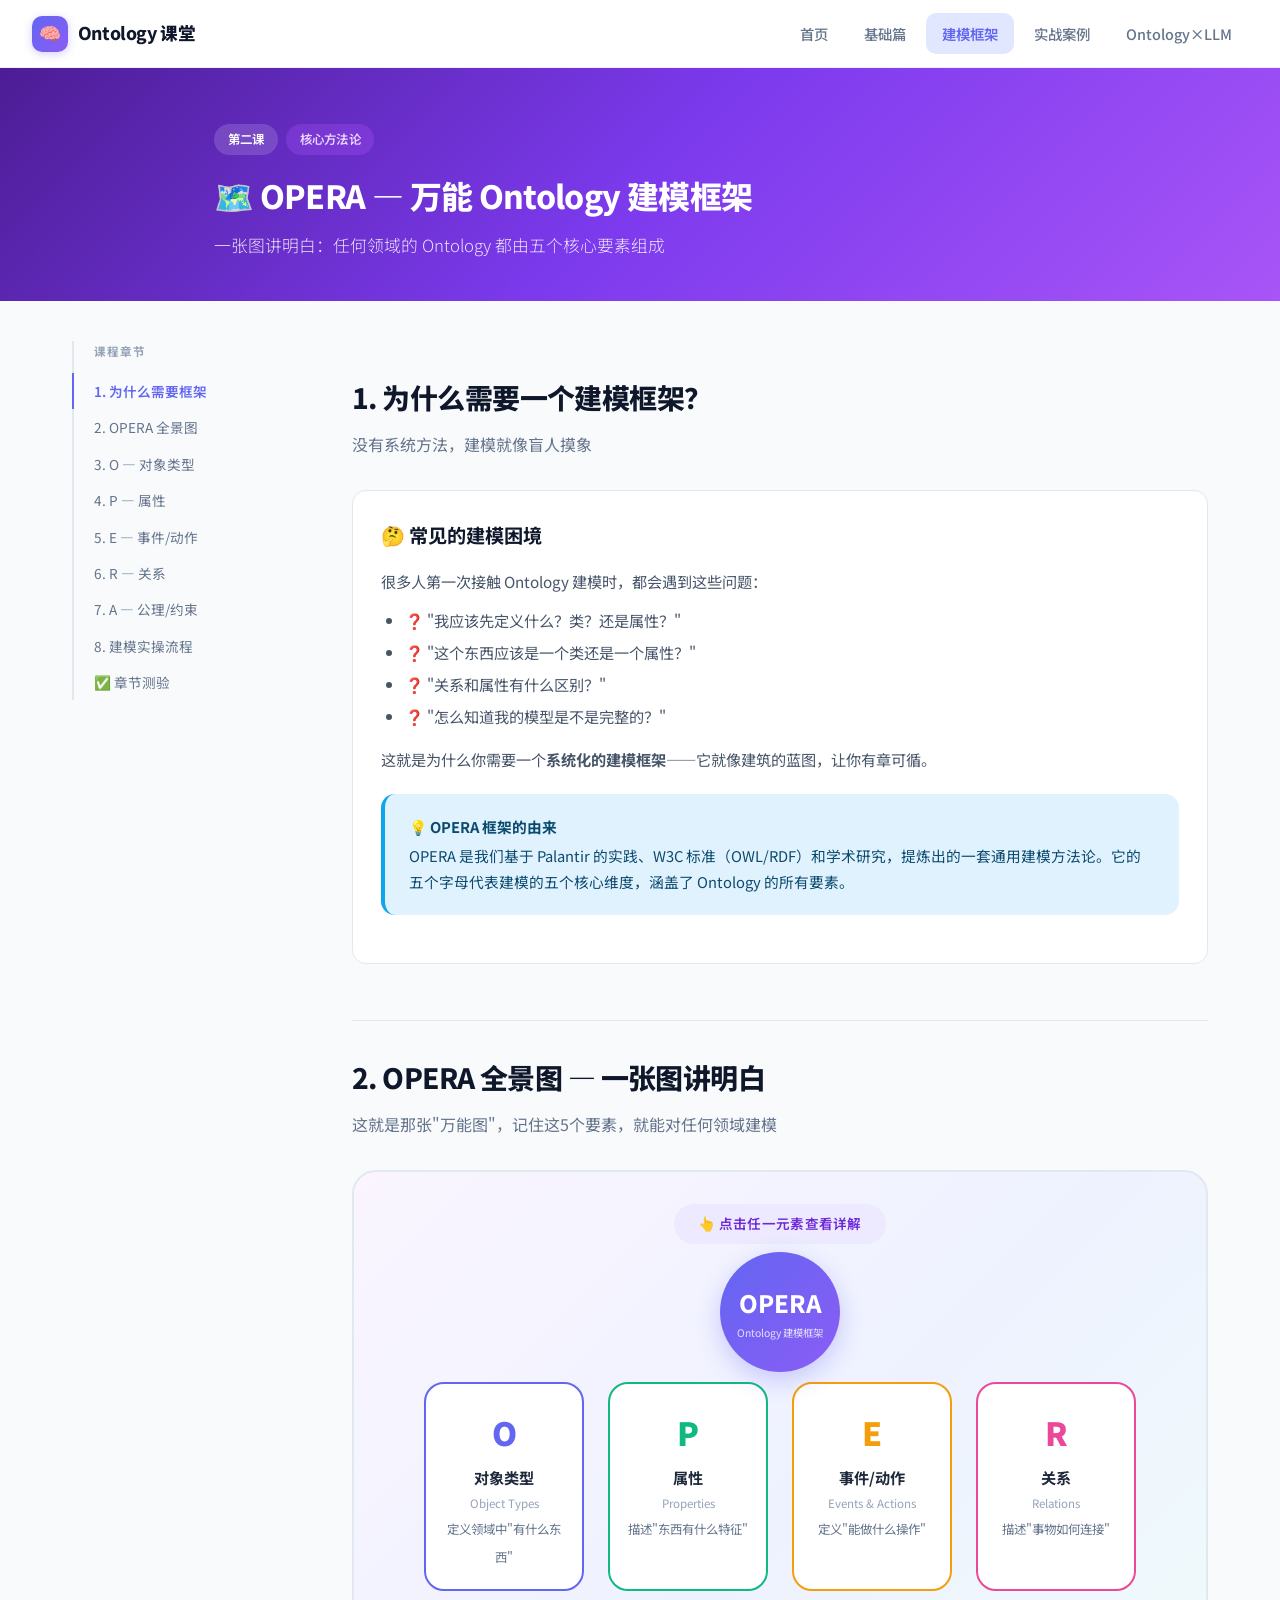
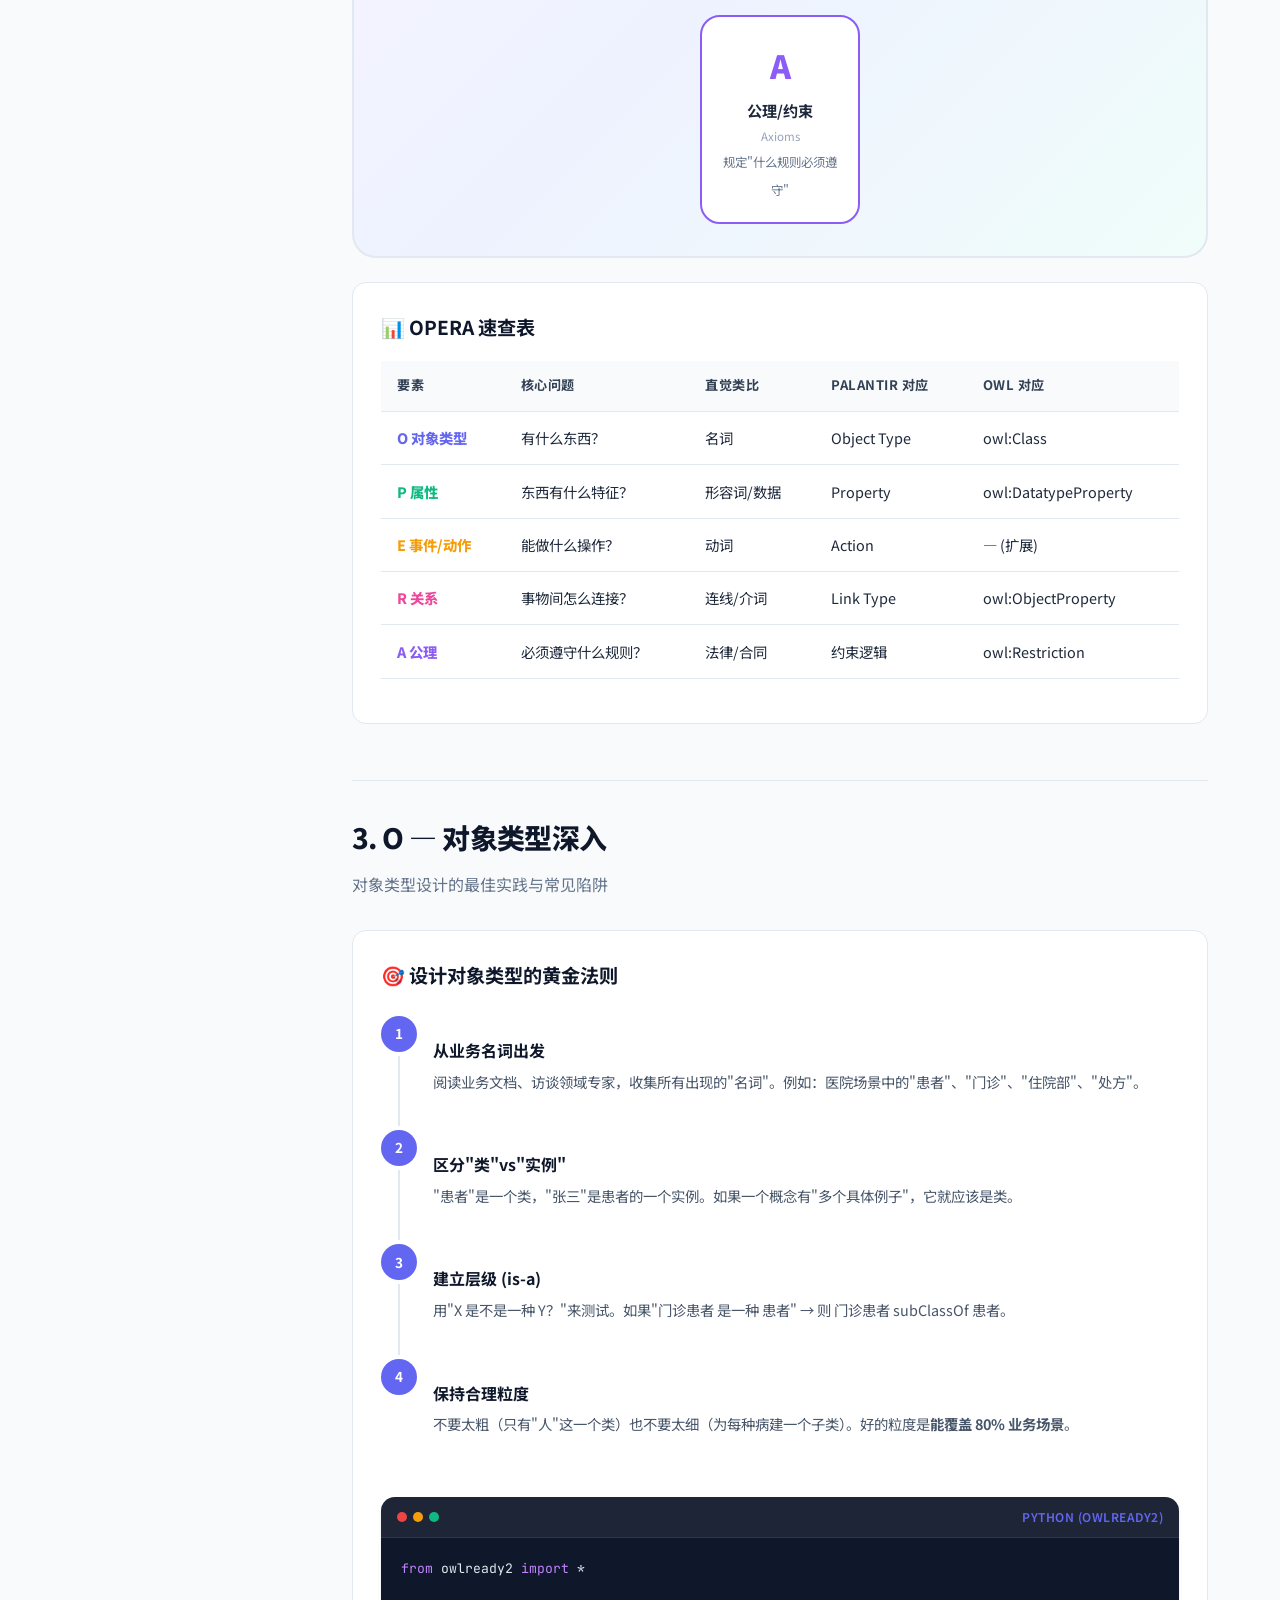
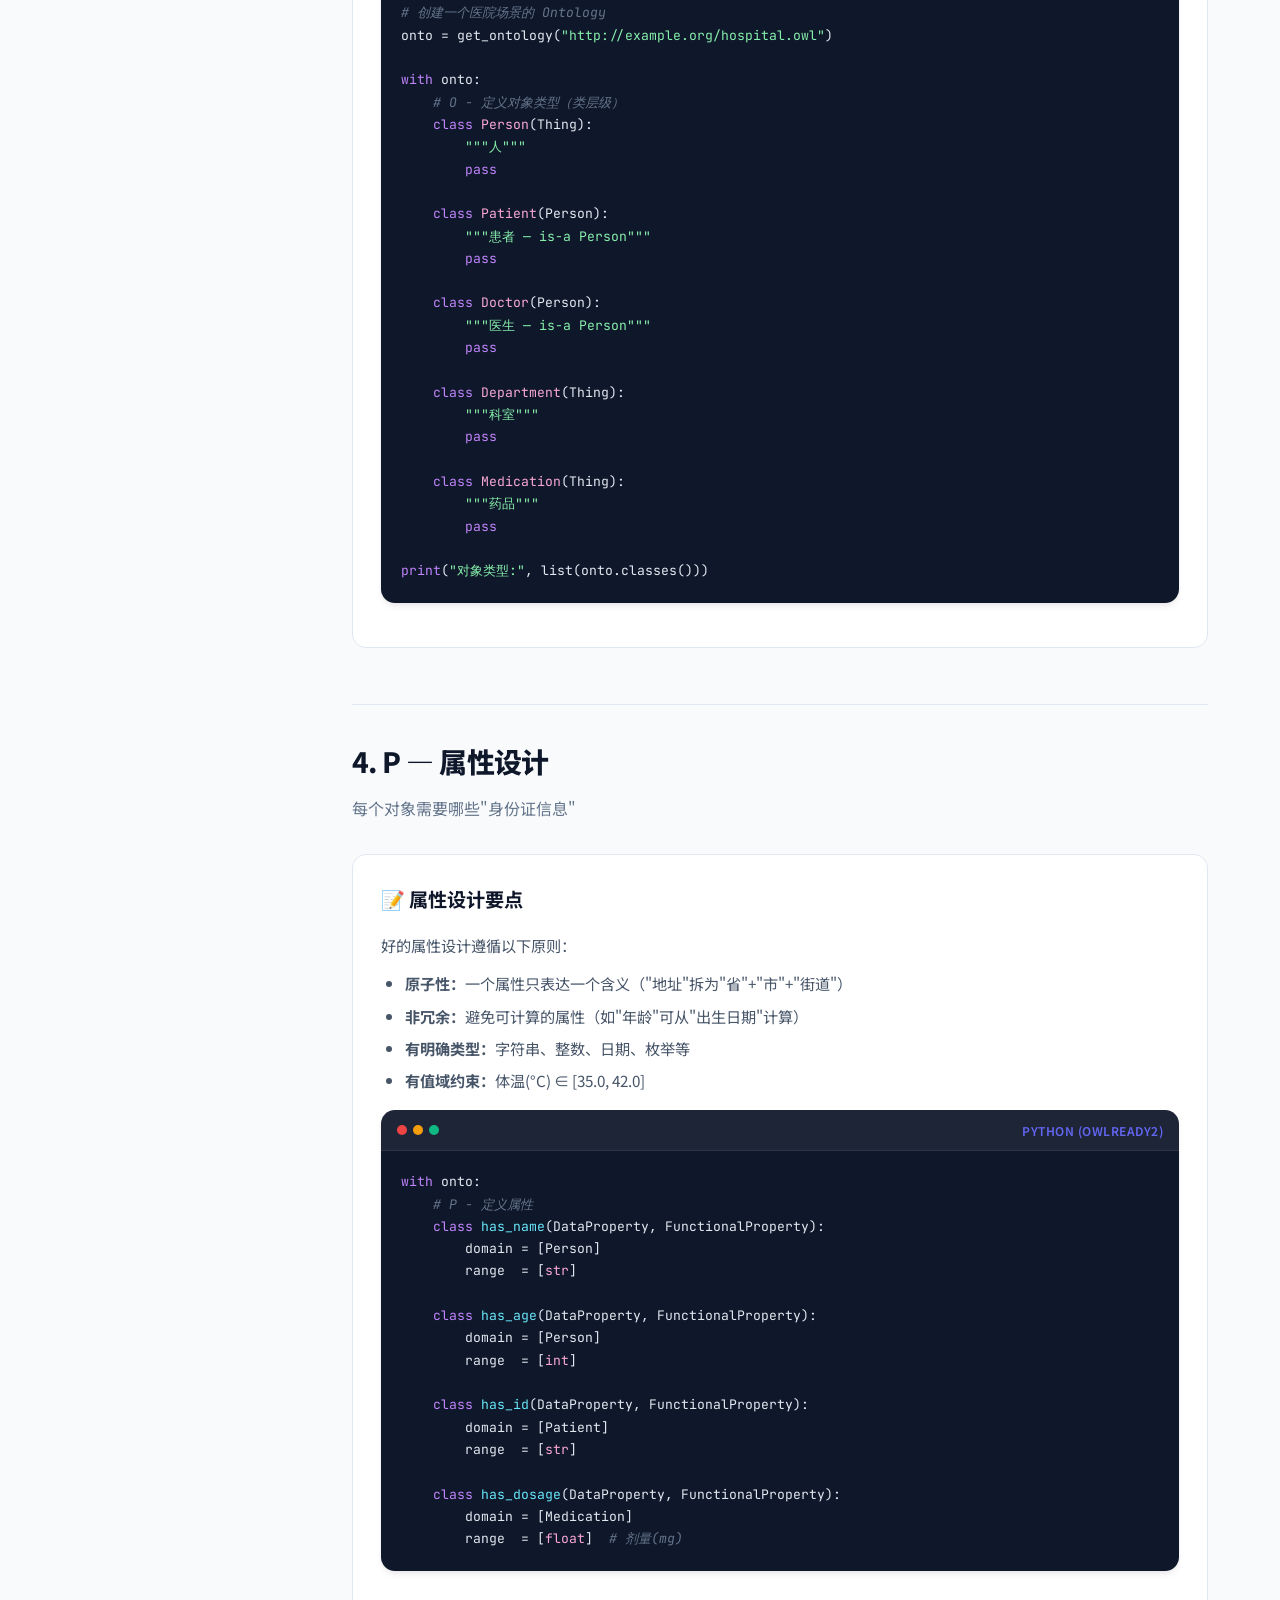
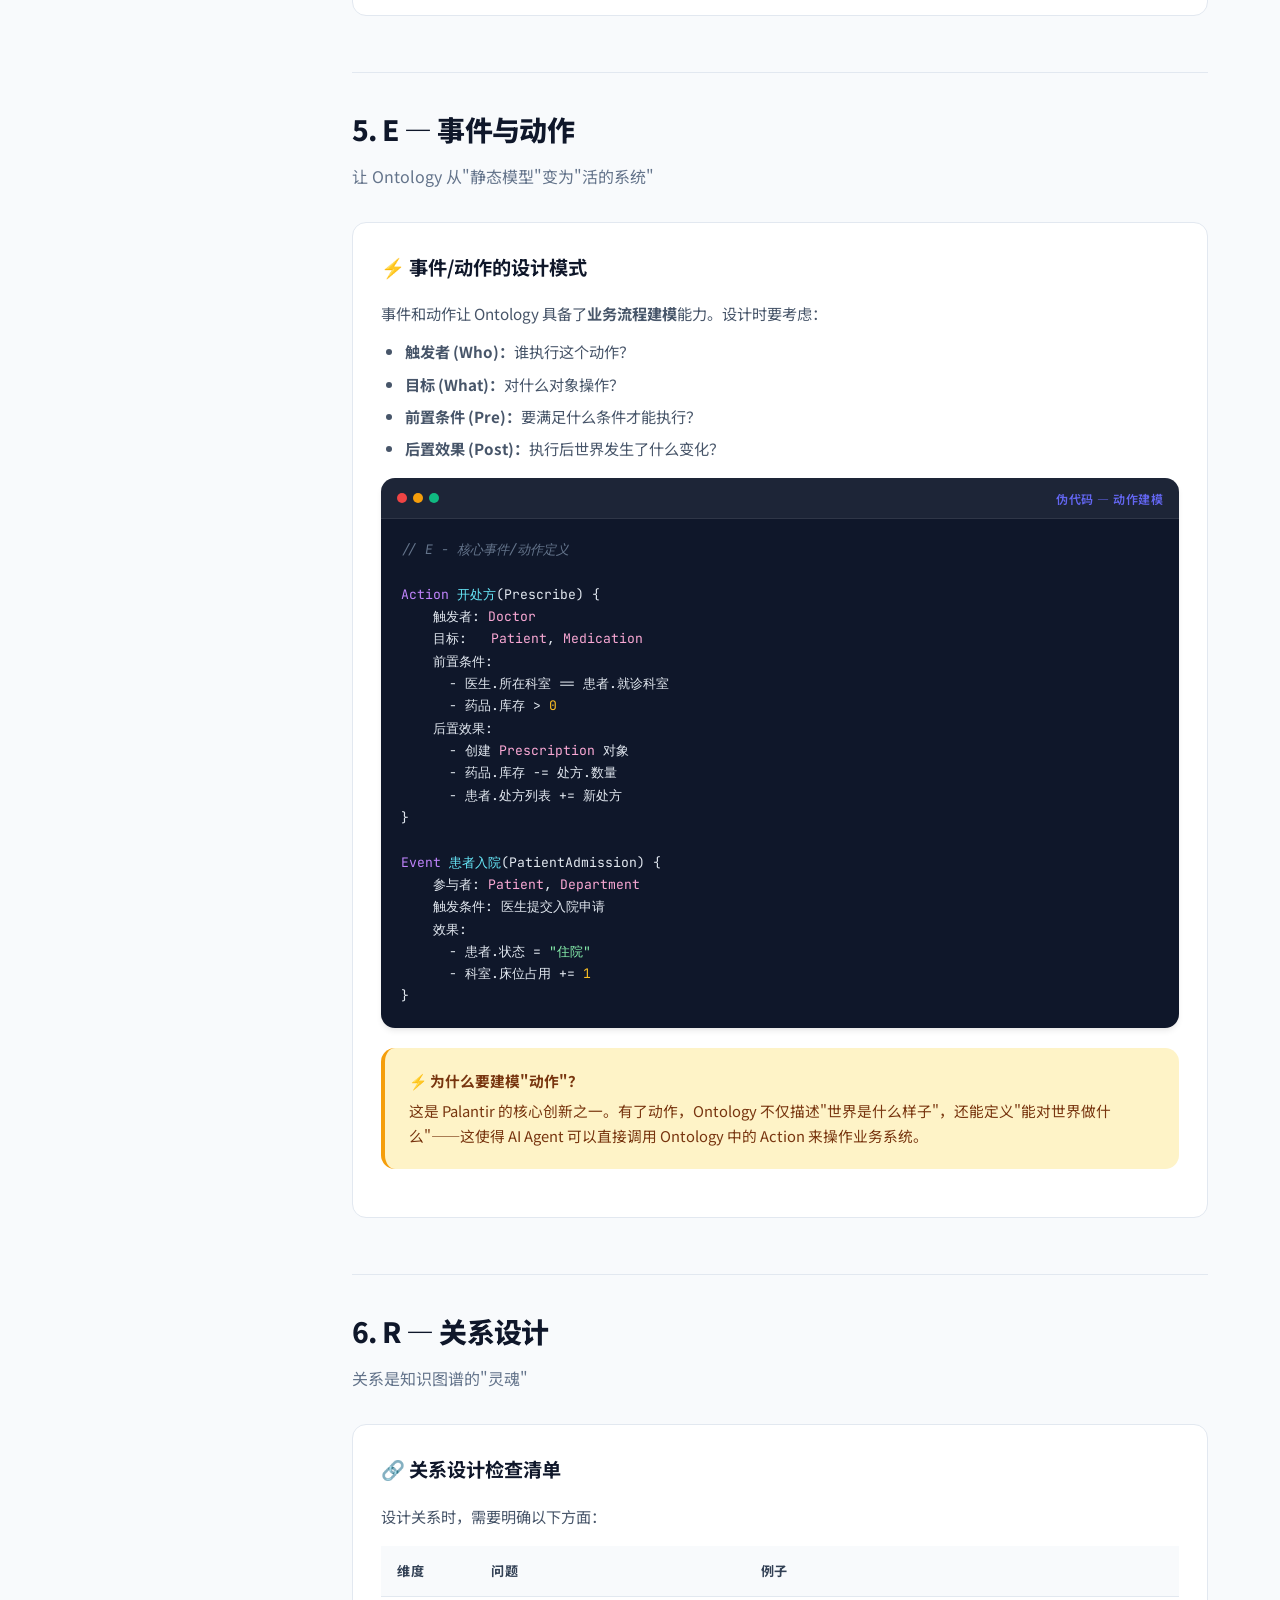
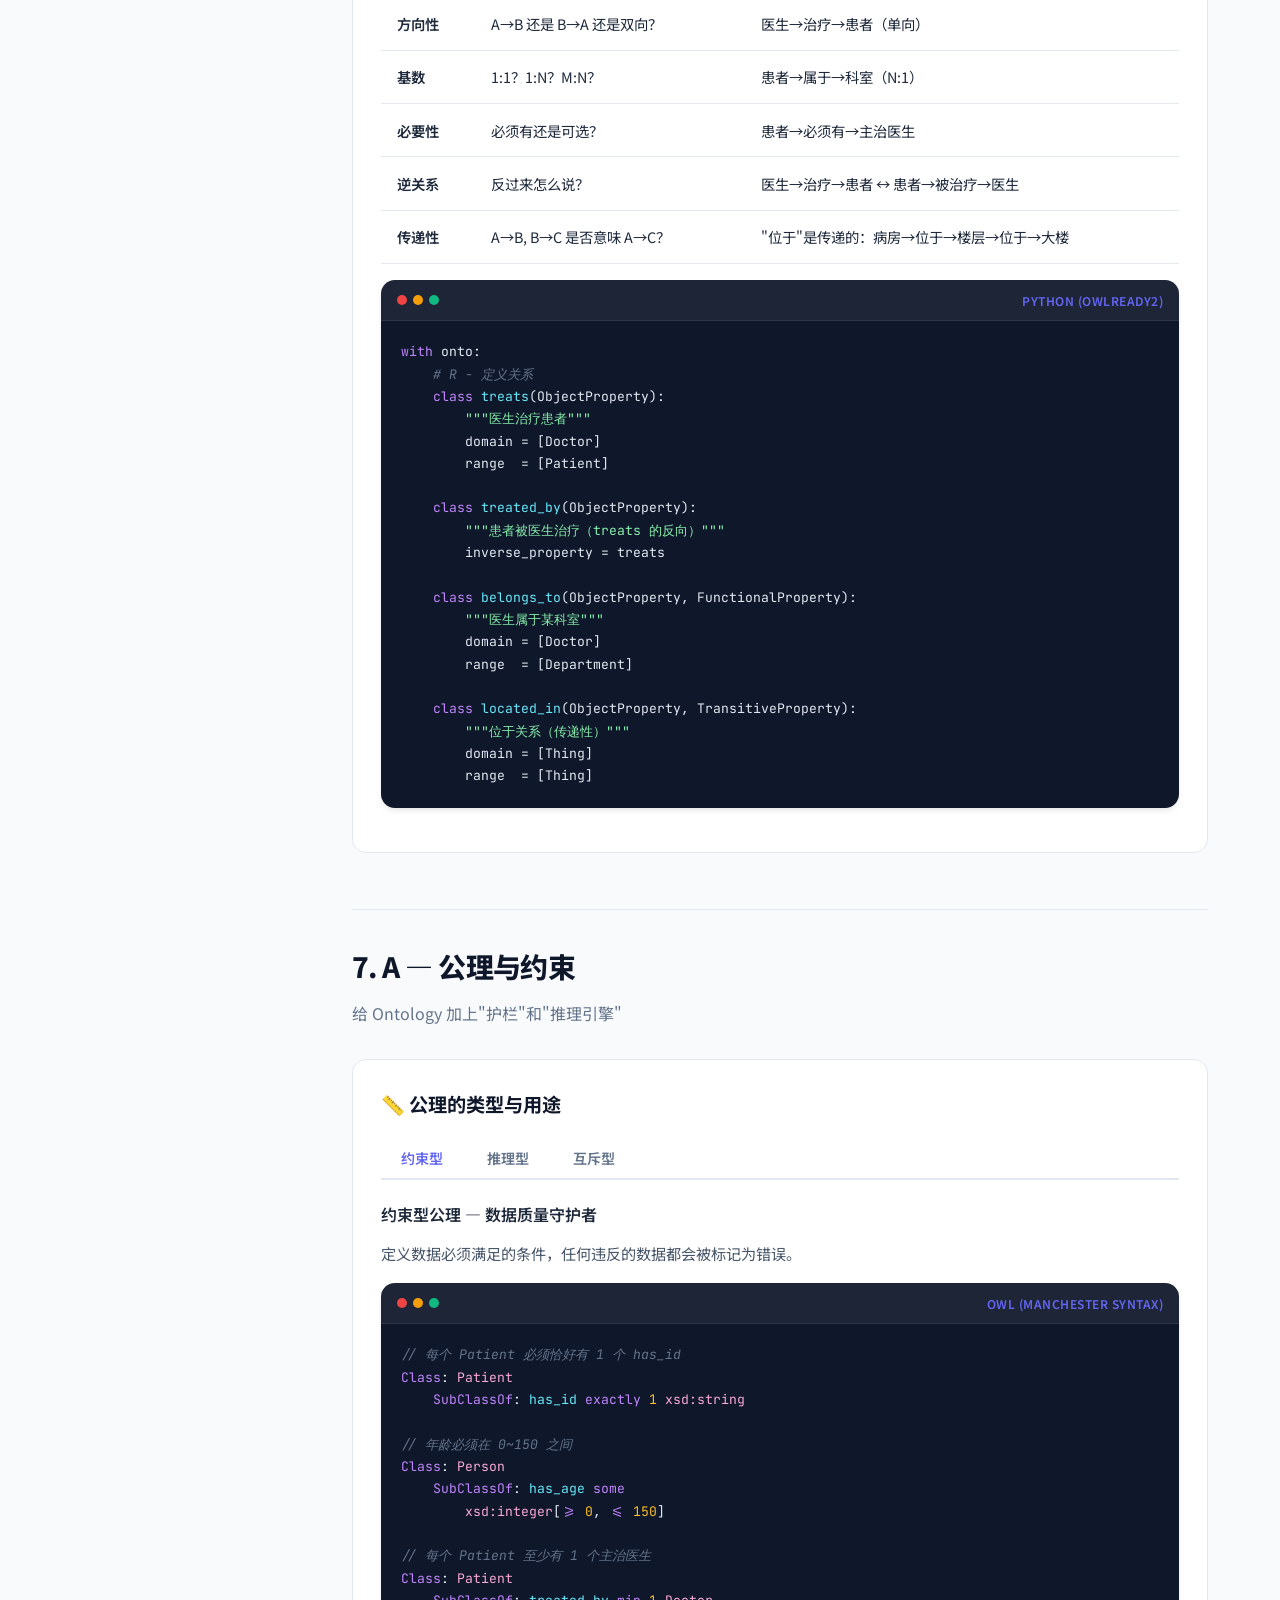
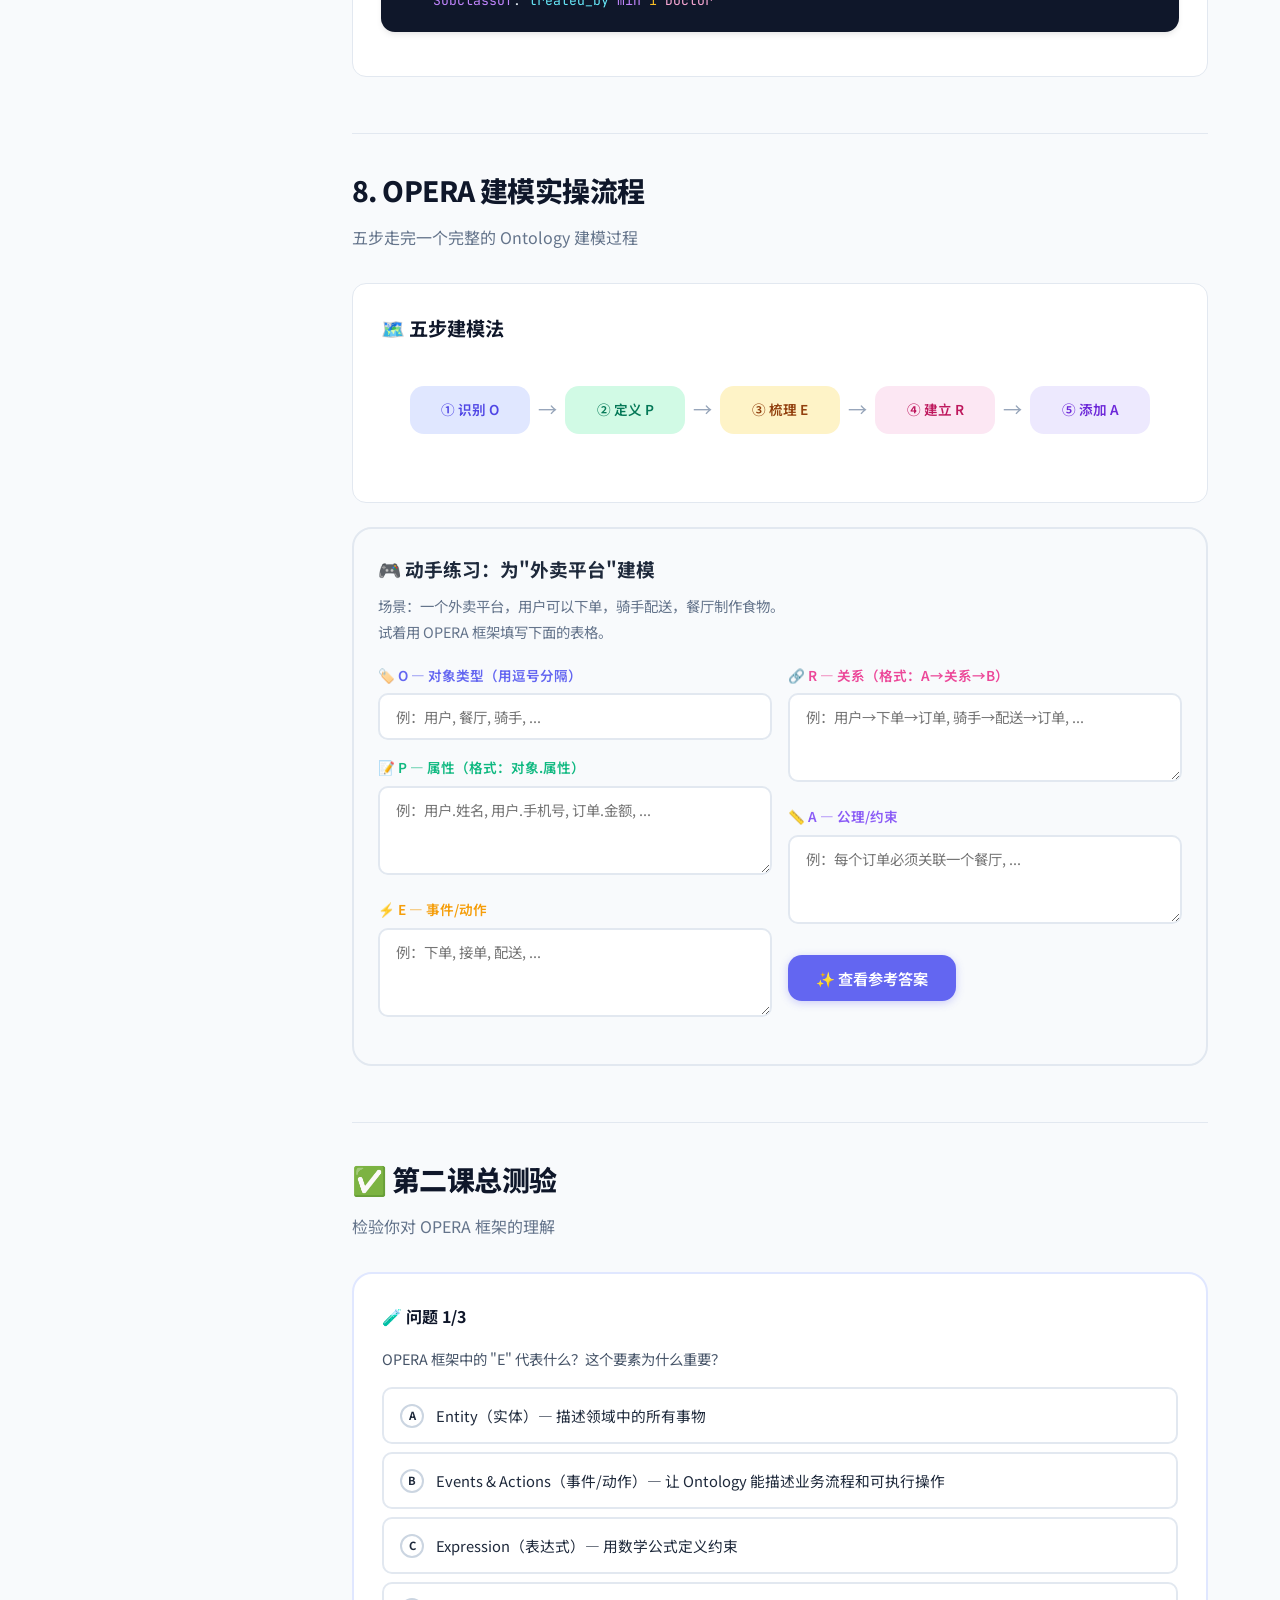
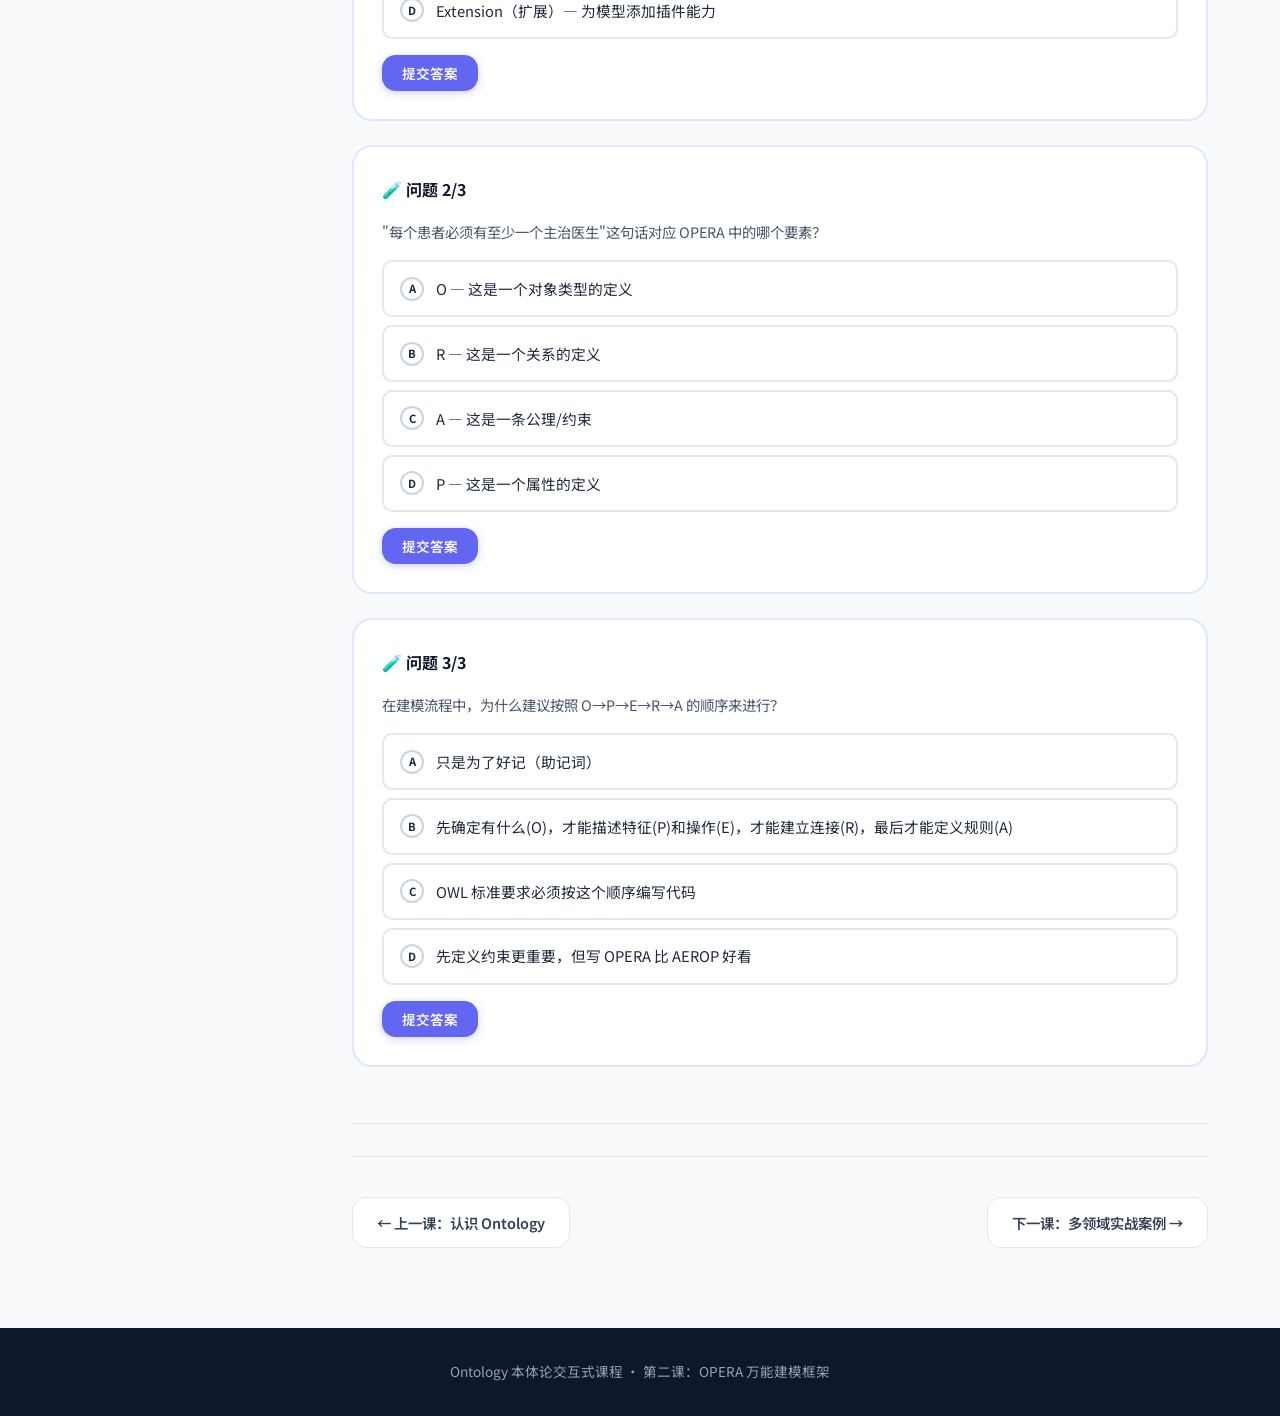
<file: ontology-course/course2-framework.html>
<!DOCTYPE html>
<html lang="zh-CN">
<head>
  <meta charset="UTF-8">
  <meta name="viewport" content="width=device-width, initial-scale=1.0">
  <title>第二课：OPERA 万能建模框架 · 本体论交互式课程</title>
  <link rel="stylesheet" href="css/styles.css">
  <style>
    /* OPERA 框架图专用样式 */
    .opera-diagram {
      background: linear-gradient(135deg, #faf5ff, #eef2ff, #f0fdfa);
      border: 2px solid var(--gray-200);
      border-radius: var(--radius-2xl);
      padding: 2rem;
      margin: 1.5rem 0;
      position: relative;
    }
    .opera-center {
      width: 120px;
      height: 120px;
      background: linear-gradient(135deg, var(--primary), var(--purple));
      border-radius: 50%;
      display: flex;
      flex-direction: column;
      align-items: center;
      justify-content: center;
      color: white;
      font-weight: 800;
      font-size: 1.5rem;
      margin: 0 auto;
      box-shadow: 0 8px 24px rgba(99,102,241,0.3);
      position: relative;
      z-index: 2;
    }
    .opera-center small {
      font-size: 0.65rem;
      font-weight: 400;
      opacity: 0.8;
    }
    .opera-ring {
      display: flex;
      justify-content: center;
      gap: 1.5rem;
      flex-wrap: wrap;
      margin-top: -20px;
      position: relative;
      z-index: 1;
      padding-top: 30px;
    }
    .opera-element {
      width: 160px;
      background: white;
      border: 2px solid;
      border-radius: var(--radius-xl);
      padding: 1.25rem 1rem;
      text-align: center;
      transition: var(--transition);
      cursor: pointer;
      position: relative;
    }
    .opera-element:hover {
      transform: translateY(-6px);
      box-shadow: var(--shadow-xl);
    }
    .opera-element .letter {
      font-size: 2rem;
      font-weight: 900;
      display: block;
      margin-bottom: 0.25rem;
    }
    .opera-element .label-cn {
      font-size: 0.95rem;
      font-weight: 700;
      display: block;
    }
    .opera-element .label-en {
      font-size: 0.72rem;
      color: var(--gray-400);
      display: block;
      margin-top: 0.15rem;
    }
    .opera-element .desc {
      font-size: 0.78rem;
      color: var(--gray-500);
      margin-top: 0.5rem;
      line-height: 1.5;
    }
    .opera-detail-panel {
      display: none;
      background: white;
      border: 2px solid var(--primary-light);
      border-radius: var(--radius-xl);
      padding: 1.5rem;
      margin-top: 1rem;
      animation: fadeIn 0.3s ease;
    }
    .opera-detail-panel.active {
      display: block;
    }
    /* 建模流程图 */
    .flow-diagram {
      display: flex;
      align-items: center;
      justify-content: center;
      gap: 0.5rem;
      flex-wrap: wrap;
      margin: 1.5rem 0;
      padding: 1rem;
    }
    .flow-node {
      padding: 0.75rem 1.25rem;
      border-radius: var(--radius-lg);
      font-weight: 600;
      font-size: 0.85rem;
      text-align: center;
      min-width: 120px;
    }
    .flow-arrow {
      font-size: 1.2rem;
      color: var(--gray-400);
    }
    /* 实践工作台 */
    .workbench {
      background: var(--gray-50);
      border: 2px solid var(--gray-200);
      border-radius: var(--radius-xl);
      padding: 1.5rem;
      margin: 1.5rem 0;
    }
    .workbench-grid {
      display: grid;
      grid-template-columns: 1fr 1fr;
      gap: 1rem;
    }
    @media (max-width: 640px) {
      .workbench-grid { grid-template-columns: 1fr; }
      .opera-ring { gap: 0.75rem; }
      .opera-element { width: 140px; }
    }
  </style>
</head>
<body>
  <!-- 导航栏 -->
  <nav class="navbar" id="navbar">
    <a href="index.html" class="navbar-brand">
      <div class="logo">🧠</div>
      <span>Ontology 课堂</span>
    </a>
    <ul class="navbar-nav">
      <li><a href="index.html">首页</a></li>
      <li><a href="course1-basics.html">基础篇</a></li>
      <li><a href="course2-framework.html" class="active">建模框架</a></li>
      <li><a href="course3-cases.html">实战案例</a></li>
      <li><a href="course4-llm.html">Ontology×LLM</a></li>
    </ul>
  </nav>

  <div class="page-wrapper">
    <!-- 课程 Hero -->
    <section class="course-hero" style="background: linear-gradient(135deg, #4c1d95 0%, #7c3aed 50%, #a855f7 100%);">
      <div class="container">
        <div style="display:flex;gap:0.5rem;margin-bottom:0.75rem;">
          <span class="badge" style="background:rgba(255,255,255,0.15);color:white;">第二课</span>
          <span class="badge" style="background:rgba(168,85,247,0.3);color:#e9d5ff;">核心方法论</span>
        </div>
        <h1>🗺️ OPERA — 万能 Ontology 建模框架</h1>
        <p class="subtitle">一张图讲明白：任何领域的 Ontology 都由五个核心要素组成</p>
      </div>
    </section>

    <!-- 主内容 -->
    <div class="layout-with-sidebar">
      <aside class="sidebar">
        <nav>
          <ul class="sidebar-nav">
            <li class="section-title">课程章节</li>
            <li><a href="#ch1" class="active">1. 为什么需要框架</a></li>
            <li><a href="#ch2">2. OPERA 全景图</a></li>
            <li><a href="#ch3">3. O — 对象类型</a></li>
            <li><a href="#ch4">4. P — 属性</a></li>
            <li><a href="#ch5">5. E — 事件/动作</a></li>
            <li><a href="#ch6">6. R — 关系</a></li>
            <li><a href="#ch7">7. A — 公理/约束</a></li>
            <li><a href="#ch8">8. 建模实操流程</a></li>
            <li><a href="#quiz-final">✅ 章节测验</a></li>
          </ul>
        </nav>
      </aside>

      <main>
        <!-- ===== 第 1 章 ===== -->
        <section class="chapter" id="ch1">
          <div class="chapter-header">
            <h2>1. 为什么需要一个建模框架？</h2>
            <p>没有系统方法，建模就像盲人摸象</p>
          </div>

          <div class="content-card">
            <h3>🤔 常见的建模困境</h3>
            <p>很多人第一次接触 Ontology 建模时，都会遇到这些问题：</p>
            <ul>
              <li>❓ "我应该先定义什么？类？还是属性？"</li>
              <li>❓ "这个东西应该是一个类还是一个属性？"</li>
              <li>❓ "关系和属性有什么区别？"</li>
              <li>❓ "怎么知道我的模型是不是完整的？"</li>
            </ul>
            <p>这就是为什么你需要一个<strong>系统化的建模框架</strong>——它就像建筑的蓝图，让你有章可循。</p>

            <div class="callout callout-info">
              <strong>💡 OPERA 框架的由来</strong>
              OPERA 是我们基于 Palantir 的实践、W3C 标准（OWL/RDF）和学术研究，提炼出的一套通用建模方法论。它的五个字母代表建模的五个核心维度，涵盖了 Ontology 的所有要素。
            </div>
          </div>
        </section>

        <!-- ===== 第 2 章：OPERA 全景图 ===== -->
        <section class="chapter" id="ch2">
          <div class="chapter-header">
            <h2>2. OPERA 全景图 — 一张图讲明白</h2>
            <p>这就是那张"万能图"，记住这5个要素，就能对任何领域建模</p>
          </div>

          <!-- OPERA 交互式框架图 -->
          <div class="opera-diagram">
            <div style="text-align:center;margin-bottom:0.5rem;">
              <span class="badge badge-purple" style="font-size:0.85rem;padding:0.5rem 1.5rem;">👆 点击任一元素查看详解</span>
            </div>
            <div class="opera-center">
              OPERA
              <small>Ontology 建模框架</small>
            </div>
            <div class="opera-ring">
              <div class="opera-element" style="border-color:var(--primary);" onclick="showOperaDetail('o')">
                <span class="letter" style="color:var(--primary);">O</span>
                <span class="label-cn">对象类型</span>
                <span class="label-en">Object Types</span>
                <span class="desc">定义领域中"有什么东西"</span>
              </div>
              <div class="opera-element" style="border-color:var(--success);" onclick="showOperaDetail('p')">
                <span class="letter" style="color:var(--success);">P</span>
                <span class="label-cn">属性</span>
                <span class="label-en">Properties</span>
                <span class="desc">描述"东西有什么特征"</span>
              </div>
              <div class="opera-element" style="border-color:var(--accent);" onclick="showOperaDetail('e')">
                <span class="letter" style="color:var(--accent);">E</span>
                <span class="label-cn">事件/动作</span>
                <span class="label-en">Events & Actions</span>
                <span class="desc">定义"能做什么操作"</span>
              </div>
              <div class="opera-element" style="border-color:var(--pink);" onclick="showOperaDetail('r')">
                <span class="letter" style="color:var(--pink);">R</span>
                <span class="label-cn">关系</span>
                <span class="label-en">Relations</span>
                <span class="desc">描述"事物如何连接"</span>
              </div>
              <div class="opera-element" style="border-color:var(--purple);" onclick="showOperaDetail('a')">
                <span class="letter" style="color:var(--purple);">A</span>
                <span class="label-cn">公理/约束</span>
                <span class="label-en">Axioms</span>
                <span class="desc">规定"什么规则必须遵守"</span>
              </div>
            </div>

            <!-- 详解面板 -->
            <div class="opera-detail-panel" id="detail-o">
              <h4 style="color:var(--primary);margin-bottom:0.75rem;">🏷️ O — Object Types（对象类型）</h4>
              <p>对象类型是 Ontology 的<strong>骨架</strong>，定义了领域中"存在哪些种类的事物"。</p>
              <p><strong>关键思考：</strong>在你要建模的领域中，有哪些<em>独立存在</em>的核心"东西"？</p>
              <table class="comparison-table" style="margin-top:0.75rem;">
                <thead><tr><th>领域</th><th>典型对象类型</th></tr></thead>
                <tbody>
                  <tr><td>医院</td><td>患者、医生、科室、病房、药品、检查项目</td></tr>
                  <tr><td>电商</td><td>商品、用户、订单、店铺、评价、物流单</td></tr>
                  <tr><td>交通</td><td>车辆、道路、交叉口、信号灯、公交线路</td></tr>
                </tbody>
              </table>
              <div class="callout callout-info" style="margin-top:0.75rem;">
                <strong>📌 对应 Palantir</strong>
                就是 Palantir Foundry 中的 "Object Type"。<br>
                <strong>📌 对应 OWL</strong>
                就是 owl:Class。
              </div>
            </div>
            <div class="opera-detail-panel" id="detail-p">
              <h4 style="color:var(--success);margin-bottom:0.75rem;">📝 P — Properties（属性）</h4>
              <p>属性描述对象类型的<strong>特征</strong>，是附着在对象上的"形容词"和"度量"。</p>
              <p><strong>关键思考：</strong>每种对象有哪些需要记录的<em>特征</em>？</p>
              <p>属性分两种：</p>
              <ul>
                <li><strong>数据属性：</strong>连接到一个数据值（字符串、数字、日期等）</li>
                <li><strong>计算属性：</strong>由其他属性派生（如 BMI = 体重 / 身高²）</li>
              </ul>
              <div class="callout callout-info" style="margin-top:0.75rem;">
                <strong>📌 对应 Palantir</strong>
                就是 Object Type 的 "Property"。<br>
                <strong>📌 对应 OWL</strong>
                就是 owl:DatatypeProperty。
              </div>
            </div>
            <div class="opera-detail-panel" id="detail-e">
              <h4 style="color:var(--accent);margin-bottom:0.75rem;">⚡ E — Events & Actions（事件/动作）</h4>
              <p>事件/动作定义了对象可以<strong>"做什么"</strong>或<strong>"发生什么"</strong>，让 Ontology 从静态模型变为动态系统。</p>
              <p><strong>关键思考：</strong>这个领域中有哪些<em>核心业务操作</em>和<em>重要事件</em>？</p>
              <ul>
                <li><strong>动作 (Action)：</strong>可主动执行的操作 — 如：开处方、提交订单、调度车辆</li>
                <li><strong>事件 (Event)：</strong>系统中发生的事情 — 如：患者入院、订单超时、信号灯变红</li>
              </ul>
              <div class="callout callout-warning" style="margin-top:0.75rem;">
                <strong>⚡ 这是 OPERA 的独特之处</strong>
                传统 OWL 本体主要描述"静态结构"。加入 Events/Actions 维度（借鉴自 Palantir），让本体能够捕捉<strong>业务流程</strong>和<strong>可执行操作</strong>，大大增强实用性。
              </div>
            </div>
            <div class="opera-detail-panel" id="detail-r">
              <h4 style="color:var(--pink);margin-bottom:0.75rem;">🔗 R — Relations（关系）</h4>
              <p>关系是连接不同对象类型的<strong>"线"</strong>，构成知识图谱的边。</p>
              <p><strong>关键思考：</strong>你的对象类型之间有哪些<em>有意义的连接</em>？</p>
              <table class="comparison-table" style="margin-top:0.75rem;">
                <thead><tr><th>关系类型</th><th>含义</th><th>例子</th></tr></thead>
                <tbody>
                  <tr><td>is-a (继承)</td><td>A 是 B 的一种</td><td>狗 is-a 宠物</td></tr>
                  <tr><td>has-a (组合)</td><td>A 包含 B</td><td>医院 has-a 科室</td></tr>
                  <tr><td>part-of (部分)</td><td>A 是 B 的一部分</td><td>引擎 part-of 汽车</td></tr>
                  <tr><td>业务关系</td><td>领域特有的</td><td>医生 treats 患者</td></tr>
                </tbody>
              </table>
              <div class="callout callout-info" style="margin-top:0.75rem;">
                <strong>📌 对应 Palantir</strong>
                就是 "Link Type"。<br>
                <strong>📌 对应 OWL</strong>
                就是 owl:ObjectProperty。
              </div>
            </div>
            <div class="opera-detail-panel" id="detail-a">
              <h4 style="color:var(--purple);margin-bottom:0.75rem;">📏 A — Axioms（公理/约束）</h4>
              <p>公理是 Ontology 的<strong>"法律"</strong>，定义了哪些东西<em>必须为真</em>、哪些<em>不能发生</em>。</p>
              <p><strong>关键思考：</strong>这个领域有哪些<em>不可违反的规则</em>？</p>
              <ul>
                <li><strong>存在约束：</strong>每个订单<em>必须</em>关联至少一个商品</li>
                <li><strong>唯一约束：</strong>每个人的身份证号是<em>唯一的</em></li>
                <li><strong>值域约束：</strong>年龄<em>必须 ≥ 0</em></li>
                <li><strong>不相交约束：</strong>一个人<em>不能</em>同时是医生和患者（在同一就诊中）</li>
                <li><strong>推理规则：</strong>如果 A treats B 且 B is-a 儿童，则 A 是<em>儿科医生</em></li>
              </ul>
              <div class="callout callout-purple" style="margin-top:0.75rem;">
                <strong>💎 公理的威力</strong>
                有了公理，Ontology 就能进行<strong>自动推理</strong>——发现数据中的矛盾、推导出新知识、实现语义验证。这就是 Ontology 超越普通数据模型的核心能力。
              </div>
            </div>
          </div>

          <div class="content-card">
            <h3>📊 OPERA 速查表</h3>
            <table class="comparison-table">
              <thead>
                <tr>
                  <th>要素</th>
                  <th>核心问题</th>
                  <th>直觉类比</th>
                  <th>Palantir 对应</th>
                  <th>OWL 对应</th>
                </tr>
              </thead>
              <tbody>
                <tr>
                  <td style="color:var(--primary);font-weight:800;">O 对象类型</td>
                  <td>有什么东西？</td>
                  <td>名词</td>
                  <td>Object Type</td>
                  <td>owl:Class</td>
                </tr>
                <tr>
                  <td style="color:var(--success);font-weight:800;">P 属性</td>
                  <td>东西有什么特征？</td>
                  <td>形容词/数据</td>
                  <td>Property</td>
                  <td>owl:DatatypeProperty</td>
                </tr>
                <tr>
                  <td style="color:var(--accent);font-weight:800;">E 事件/动作</td>
                  <td>能做什么操作？</td>
                  <td>动词</td>
                  <td>Action</td>
                  <td>— (扩展)</td>
                </tr>
                <tr>
                  <td style="color:var(--pink);font-weight:800;">R 关系</td>
                  <td>事物间怎么连接？</td>
                  <td>连线/介词</td>
                  <td>Link Type</td>
                  <td>owl:ObjectProperty</td>
                </tr>
                <tr>
                  <td style="color:var(--purple);font-weight:800;">A 公理</td>
                  <td>必须遵守什么规则？</td>
                  <td>法律/合同</td>
                  <td>约束逻辑</td>
                  <td>owl:Restriction</td>
                </tr>
              </tbody>
            </table>
          </div>
        </section>

        <!-- ===== 第 3~7 章：每个要素详解 ===== -->
        <section class="chapter" id="ch3">
          <div class="chapter-header">
            <h2>3. O — 对象类型深入</h2>
            <p>对象类型设计的最佳实践与常见陷阱</p>
          </div>
          <div class="content-card">
            <h3>🎯 设计对象类型的黄金法则</h3>
            <div class="steps">
              <div class="step">
                <div class="step-indicator"><div class="step-number">1</div><div class="step-line"></div></div>
                <div class="step-content">
                  <h4>从业务名词出发</h4>
                  <p>阅读业务文档、访谈领域专家，收集所有出现的"名词"。例如：医院场景中的"患者"、"门诊"、"住院部"、"处方"。</p>
                </div>
              </div>
              <div class="step">
                <div class="step-indicator"><div class="step-number">2</div><div class="step-line"></div></div>
                <div class="step-content">
                  <h4>区分"类"vs"实例"</h4>
                  <p>"患者"是一个类，"张三"是患者的一个实例。如果一个概念有"多个具体例子"，它就应该是类。</p>
                </div>
              </div>
              <div class="step">
                <div class="step-indicator"><div class="step-number">3</div><div class="step-line"></div></div>
                <div class="step-content">
                  <h4>建立层级 (is-a)</h4>
                  <p>用"X 是不是一种 Y？"来测试。如果"门诊患者 是一种 患者" → 则 门诊患者 subClassOf 患者。</p>
                </div>
              </div>
              <div class="step">
                <div class="step-indicator"><div class="step-number">4</div><div class="step-line"></div></div>
                <div class="step-content">
                  <h4>保持合理粒度</h4>
                  <p>不要太粗（只有"人"这一个类）也不要太细（为每种病建一个子类）。好的粒度是<strong>能覆盖 80% 业务场景</strong>。</p>
                </div>
              </div>
            </div>

            <div class="code-block">
              <div class="code-header">
                <div class="dots"><span></span><span></span><span></span></div>
                <span class="lang">Python (owlready2)</span>
              </div>
              <pre>
<span class="keyword">from</span> owlready2 <span class="keyword">import</span> *

<span class="comment"># 创建一个医院场景的 Ontology</span>
onto = get_ontology(<span class="string">"http://example.org/hospital.owl"</span>)

<span class="keyword">with</span> onto:
    <span class="comment"># O - 定义对象类型（类层级）</span>
    <span class="keyword">class</span> <span class="type">Person</span>(Thing):
        <span class="string">"""人"""</span>
        <span class="keyword">pass</span>

    <span class="keyword">class</span> <span class="type">Patient</span>(Person):
        <span class="string">"""患者 — is-a Person"""</span>
        <span class="keyword">pass</span>

    <span class="keyword">class</span> <span class="type">Doctor</span>(Person):
        <span class="string">"""医生 — is-a Person"""</span>
        <span class="keyword">pass</span>

    <span class="keyword">class</span> <span class="type">Department</span>(Thing):
        <span class="string">"""科室"""</span>
        <span class="keyword">pass</span>

    <span class="keyword">class</span> <span class="type">Medication</span>(Thing):
        <span class="string">"""药品"""</span>
        <span class="keyword">pass</span>

<span class="keyword">print</span>(<span class="string">"对象类型:"</span>, list(onto.classes()))</pre>
            </div>
          </div>
        </section>

        <section class="chapter" id="ch4">
          <div class="chapter-header">
            <h2>4. P — 属性设计</h2>
            <p>每个对象需要哪些"身份证信息"</p>
          </div>
          <div class="content-card">
            <h3>📝 属性设计要点</h3>
            <p>好的属性设计遵循以下原则：</p>
            <ul>
              <li><strong>原子性：</strong>一个属性只表达一个含义（"地址"拆为"省"+"市"+"街道"）</li>
              <li><strong>非冗余：</strong>避免可计算的属性（如"年龄"可从"出生日期"计算）</li>
              <li><strong>有明确类型：</strong>字符串、整数、日期、枚举等</li>
              <li><strong>有值域约束：</strong>体温(°C) ∈ [35.0, 42.0]</li>
            </ul>

            <div class="code-block">
              <div class="code-header">
                <div class="dots"><span></span><span></span><span></span></div>
                <span class="lang">Python (owlready2)</span>
              </div>
              <pre>
<span class="keyword">with</span> onto:
    <span class="comment"># P - 定义属性</span>
    <span class="keyword">class</span> <span class="function">has_name</span>(DataProperty, FunctionalProperty):
        domain = [Person]
        range  = [<span class="type">str</span>]

    <span class="keyword">class</span> <span class="function">has_age</span>(DataProperty, FunctionalProperty):
        domain = [Person]
        range  = [<span class="type">int</span>]

    <span class="keyword">class</span> <span class="function">has_id</span>(DataProperty, FunctionalProperty):
        domain = [Patient]
        range  = [<span class="type">str</span>]

    <span class="keyword">class</span> <span class="function">has_dosage</span>(DataProperty, FunctionalProperty):
        domain = [Medication]
        range  = [<span class="type">float</span>]  <span class="comment"># 剂量(mg)</span></pre>
            </div>
          </div>
        </section>

        <section class="chapter" id="ch5">
          <div class="chapter-header">
            <h2>5. E — 事件与动作</h2>
            <p>让 Ontology 从"静态模型"变为"活的系统"</p>
          </div>
          <div class="content-card">
            <h3>⚡ 事件/动作的设计模式</h3>
            <p>事件和动作让 Ontology 具备了<strong>业务流程建模</strong>能力。设计时要考虑：</p>
            <ul>
              <li><strong>触发者 (Who)：</strong>谁执行这个动作？</li>
              <li><strong>目标 (What)：</strong>对什么对象操作？</li>
              <li><strong>前置条件 (Pre)：</strong>要满足什么条件才能执行？</li>
              <li><strong>后置效果 (Post)：</strong>执行后世界发生了什么变化？</li>
            </ul>

            <div class="code-block">
              <div class="code-header">
                <div class="dots"><span></span><span></span><span></span></div>
                <span class="lang">伪代码 — 动作建模</span>
              </div>
              <pre>
<span class="comment">// E - 核心事件/动作定义</span>

<span class="keyword">Action</span> <span class="function">开处方</span>(Prescribe) {
    触发者: <span class="type">Doctor</span>
    目标:   <span class="type">Patient</span>, <span class="type">Medication</span>
    前置条件:
      - 医生.所在科室 == 患者.就诊科室
      - 药品.库存 > <span class="number">0</span>
    后置效果:
      - 创建 <span class="type">Prescription</span> 对象
      - 药品.库存 -= 处方.数量
      - 患者.处方列表 += 新处方
}

<span class="keyword">Event</span> <span class="function">患者入院</span>(PatientAdmission) {
    参与者: <span class="type">Patient</span>, <span class="type">Department</span>
    触发条件: 医生提交入院申请
    效果:
      - 患者.状态 = <span class="string">"住院"</span>
      - 科室.床位占用 += <span class="number">1</span>
}</pre>
            </div>

            <div class="callout callout-warning">
              <strong>⚡ 为什么要建模"动作"？</strong>
              这是 Palantir 的核心创新之一。有了动作，Ontology 不仅描述"世界是什么样子"，还能定义"能对世界做什么"——这使得 AI Agent 可以直接调用 Ontology 中的 Action 来操作业务系统。
            </div>
          </div>
        </section>

        <section class="chapter" id="ch6">
          <div class="chapter-header">
            <h2>6. R — 关系设计</h2>
            <p>关系是知识图谱的"灵魂"</p>
          </div>
          <div class="content-card">
            <h3>🔗 关系设计检查清单</h3>
            <p>设计关系时，需要明确以下方面：</p>
            <table class="comparison-table">
              <thead>
                <tr><th>维度</th><th>问题</th><th>例子</th></tr>
              </thead>
              <tbody>
                <tr><td>方向性</td><td>A→B 还是 B→A 还是双向？</td><td>医生→治疗→患者（单向）</td></tr>
                <tr><td>基数</td><td>1:1？1:N？M:N？</td><td>患者→属于→科室（N:1）</td></tr>
                <tr><td>必要性</td><td>必须有还是可选？</td><td>患者→必须有→主治医生</td></tr>
                <tr><td>逆关系</td><td>反过来怎么说？</td><td>医生→治疗→患者 ↔ 患者→被治疗→医生</td></tr>
                <tr><td>传递性</td><td>A→B, B→C 是否意味 A→C？</td><td>"位于"是传递的：病房→位于→楼层→位于→大楼</td></tr>
              </tbody>
            </table>

            <div class="code-block">
              <div class="code-header">
                <div class="dots"><span></span><span></span><span></span></div>
                <span class="lang">Python (owlready2)</span>
              </div>
              <pre>
<span class="keyword">with</span> onto:
    <span class="comment"># R - 定义关系</span>
    <span class="keyword">class</span> <span class="function">treats</span>(ObjectProperty):
        <span class="string">"""医生治疗患者"""</span>
        domain = [Doctor]
        range  = [Patient]

    <span class="keyword">class</span> <span class="function">treated_by</span>(ObjectProperty):
        <span class="string">"""患者被医生治疗（treats 的反向）"""</span>
        inverse_property = treats

    <span class="keyword">class</span> <span class="function">belongs_to</span>(ObjectProperty, FunctionalProperty):
        <span class="string">"""医生属于某科室"""</span>
        domain = [Doctor]
        range  = [Department]

    <span class="keyword">class</span> <span class="function">located_in</span>(ObjectProperty, TransitiveProperty):
        <span class="string">"""位于关系（传递性）"""</span>
        domain = [Thing]
        range  = [Thing]</pre>
            </div>
          </div>
        </section>

        <section class="chapter" id="ch7">
          <div class="chapter-header">
            <h2>7. A — 公理与约束</h2>
            <p>给 Ontology 加上"护栏"和"推理引擎"</p>
          </div>
          <div class="content-card">
            <h3>📏 公理的类型与用途</h3>

            <div class="tabs">
              <div class="tab-buttons">
                <button class="tab-btn active" onclick="switchTab(this, 'tab-constraint')">约束型</button>
                <button class="tab-btn" onclick="switchTab(this, 'tab-inference')">推理型</button>
                <button class="tab-btn" onclick="switchTab(this, 'tab-disjoint')">互斥型</button>
              </div>
              <div class="tab-panel active" id="tab-constraint">
                <h4>约束型公理 — 数据质量守护者</h4>
                <p>定义数据必须满足的条件，任何违反的数据都会被标记为错误。</p>
                <div class="code-block">
                  <div class="code-header">
                    <div class="dots"><span></span><span></span><span></span></div>
                    <span class="lang">OWL (Manchester Syntax)</span>
                  </div>
                  <pre>
<span class="comment">// 每个 Patient 必须恰好有 1 个 has_id</span>
<span class="keyword">Class</span>: <span class="type">Patient</span>
    <span class="keyword">SubClassOf</span>: <span class="function">has_id</span> <span class="keyword">exactly</span> <span class="number">1</span> <span class="type">xsd:string</span>

<span class="comment">// 年龄必须在 0~150 之间</span>
<span class="keyword">Class</span>: <span class="type">Person</span>
    <span class="keyword">SubClassOf</span>: <span class="function">has_age</span> <span class="keyword">some</span>
        <span class="type">xsd:integer</span>[<span class="keyword">&gt;=</span> <span class="number">0</span>, <span class="keyword">&lt;=</span> <span class="number">150</span>]

<span class="comment">// 每个 Patient 至少有 1 个主治医生</span>
<span class="keyword">Class</span>: <span class="type">Patient</span>
    <span class="keyword">SubClassOf</span>: <span class="function">treated_by</span> <span class="keyword">min</span> <span class="number">1</span> <span class="type">Doctor</span></pre>
                </div>
              </div>
              <div class="tab-panel" id="tab-inference">
                <h4>推理型公理 — 自动发现新知识</h4>
                <p>定义推理规则，让系统能从已知事实推导出新知识。</p>
                <div class="code-block">
                  <div class="code-header">
                    <div class="dots"><span></span><span></span><span></span></div>
                    <span class="lang">OWL + SWRL 规则</span>
                  </div>
                  <pre>
<span class="comment">// 定义：如果一个医生治疗的全部是儿童，则该医生是儿科医生</span>
<span class="keyword">Class</span>: <span class="type">Pediatrician</span>
    <span class="keyword">EquivalentTo</span>: <span class="type">Doctor</span> <span class="keyword">and</span>
        (<span class="function">treats</span> <span class="keyword">only</span> <span class="type">Child</span>)

<span class="comment">// SWRL 规则：如果 A treats B 且 B has_allergy X 且 A prescribes X
//   → 触发 AllergyWarning</span>
Doctor(?d) <span class="keyword">∧</span> treats(?d, ?p) <span class="keyword">∧</span> 
has_allergy(?p, ?drug) <span class="keyword">∧</span> prescribes(?d, ?drug)
  <span class="keyword">→</span> AllergyWarning(?d, ?p, ?drug)</pre>
                </div>
              </div>
              <div class="tab-panel" id="tab-disjoint">
                <h4>互斥型公理 — 防止逻辑矛盾</h4>
                <p>定义哪些类别不能重叠，确保数据一致性。</p>
                <div class="code-block">
                  <div class="code-header">
                    <div class="dots"><span></span><span></span><span></span></div>
                    <span class="lang">OWL</span>
                  </div>
                  <pre>
<span class="comment">// 药品和医疗设备是不相交的</span>
<span class="keyword">DisjointClasses</span>: <span class="type">Medication</span>, <span class="type">MedicalDevice</span>

<span class="comment">// 住院患者和门诊患者不能同时存在</span>
<span class="keyword">DisjointClasses</span>: <span class="type">InPatient</span>, <span class="type">OutPatient</span></pre>
                </div>
              </div>
            </div>
          </div>
        </section>

        <!-- ===== 第 8 章：建模实操流程 ===== -->
        <section class="chapter" id="ch8">
          <div class="chapter-header">
            <h2>8. OPERA 建模实操流程</h2>
            <p>五步走完一个完整的 Ontology 建模过程</p>
          </div>

          <div class="content-card">
            <h3>🗺️ 五步建模法</h3>
            <div class="flow-diagram">
              <div class="flow-node" style="background:var(--primary-light);color:var(--primary-dark);">① 识别 O</div>
              <span class="flow-arrow">→</span>
              <div class="flow-node" style="background:var(--success-light);color:#047857;">② 定义 P</div>
              <span class="flow-arrow">→</span>
              <div class="flow-node" style="background:var(--accent-light);color:#92400e;">③ 梳理 E</div>
              <span class="flow-arrow">→</span>
              <div class="flow-node" style="background:var(--pink-light);color:#be185d;">④ 建立 R</div>
              <span class="flow-arrow">→</span>
              <div class="flow-node" style="background:var(--purple-light);color:#6d28d9;">⑤ 添加 A</div>
            </div>
          </div>

          <!-- 交互式建模练习 -->
          <div class="workbench">
            <h3 style="margin-bottom:0.5rem;">🎮 动手练习：为"外卖平台"建模</h3>
            <p style="font-size:0.9rem;color:var(--gray-500);margin-bottom:1.25rem;">
              场景：一个外卖平台，用户可以下单，骑手配送，餐厅制作食物。<br>
              试着用 OPERA 框架填写下面的表格。
            </p>

            <div class="workbench-grid">
              <div>
                <div class="input-group">
                  <label style="color:var(--primary);">🏷️ O — 对象类型（用逗号分隔）</label>
                  <input type="text" id="wb-o" placeholder="例：用户, 餐厅, 骑手, ...">
                </div>
                <div class="input-group">
                  <label style="color:var(--success);">📝 P — 属性（格式：对象.属性）</label>
                  <textarea id="wb-p" rows="3" placeholder="例：用户.姓名, 用户.手机号, 订单.金额, ..."></textarea>
                </div>
                <div class="input-group">
                  <label style="color:var(--accent);">⚡ E — 事件/动作</label>
                  <textarea id="wb-e" rows="3" placeholder="例：下单, 接单, 配送, ..."></textarea>
                </div>
              </div>
              <div>
                <div class="input-group">
                  <label style="color:var(--pink);">🔗 R — 关系（格式：A→关系→B）</label>
                  <textarea id="wb-r" rows="3" placeholder="例：用户→下单→订单, 骑手→配送→订单, ..."></textarea>
                </div>
                <div class="input-group">
                  <label style="color:var(--purple);">📏 A — 公理/约束</label>
                  <textarea id="wb-a" rows="3" placeholder="例：每个订单必须关联一个餐厅, ..."></textarea>
                </div>
                <button class="btn btn-primary" onclick="checkWorkbench()" style="margin-top:0.5rem;">✨ 查看参考答案</button>
              </div>
            </div>

            <div id="wb-answer" style="display:none;margin-top:1rem;">
              <div class="callout callout-success">
                <strong>📋 参考答案</strong>
                <p style="margin-top:0.5rem;"><strong>O 对象类型：</strong>用户, 餐厅, 骑手, 订单, 菜品, 地址, 评价</p>
                <p><strong>P 属性：</strong>用户.姓名, 用户.手机, 餐厅.名称, 餐厅.评分, 菜品.名称, 菜品.价格, 订单.状态, 订单.总金额, 骑手.当前位置</p>
                <p><strong>E 事件/动作：</strong>浏览菜单, 下单, 支付, 接单(餐厅), 制作完成, 骑手接单, 取餐, 配送中, 送达, 评价</p>
                <p><strong>R 关系：</strong>用户→下单→订单, 订单→包含→菜品, 订单→下给→餐厅, 骑手→配送→订单, 用户→评价→餐厅, 餐厅→提供→菜品</p>
                <p><strong>A 公理：</strong>每个订单必须关联1个用户和1个餐厅; 订单至少包含1个菜品; 骑手同时只能配送≤3个订单; 菜品价格>0; 评价分数∈[1,5]</p>
              </div>
            </div>
          </div>
        </section>

        <!-- 章节测验 -->
        <section class="chapter" id="quiz-final">
          <div class="chapter-header">
            <h2>✅ 第二课总测验</h2>
            <p>检验你对 OPERA 框架的理解</p>
          </div>

          <div class="quiz-container" data-quiz="q6">
            <h4>🧪 问题 1/3</h4>
            <p style="margin-bottom:1rem;color:var(--gray-600);font-size:0.9rem;">OPERA 框架中的 "E" 代表什么？这个要素为什么重要？</p>
            <div class="quiz-option" data-value="a" onclick="selectOption(this)">
              <span class="marker">A</span> Entity（实体）— 描述领域中的所有事物
            </div>
            <div class="quiz-option" data-value="b" onclick="selectOption(this)">
              <span class="marker">B</span> Events & Actions（事件/动作）— 让 Ontology 能描述业务流程和可执行操作
            </div>
            <div class="quiz-option" data-value="c" onclick="selectOption(this)">
              <span class="marker">C</span> Expression（表达式）— 用数学公式定义约束
            </div>
            <div class="quiz-option" data-value="d" onclick="selectOption(this)">
              <span class="marker">D</span> Extension（扩展）— 为模型添加插件能力
            </div>
            <div class="quiz-feedback correct">✅ 正确！E = Events & Actions，它让 Ontology 从静态模型变为动态系统，使 AI Agent 能够调用定义好的动作来操作业务。</div>
            <div class="quiz-feedback incorrect">❌ 不对。E 代表 Events & Actions（事件/动作），这是借鉴 Palantir 的实践加入的核心维度。正确答案是 B。</div>
            <div class="quiz-actions">
              <button class="btn btn-primary btn-sm" onclick="checkAnswer(this, 'b')">提交答案</button>
            </div>
          </div>

          <div class="quiz-container" data-quiz="q7">
            <h4>🧪 问题 2/3</h4>
            <p style="margin-bottom:1rem;color:var(--gray-600);font-size:0.9rem;">"每个患者必须有至少一个主治医生"这句话对应 OPERA 中的哪个要素？</p>
            <div class="quiz-option" data-value="a" onclick="selectOption(this)">
              <span class="marker">A</span> O — 这是一个对象类型的定义
            </div>
            <div class="quiz-option" data-value="b" onclick="selectOption(this)">
              <span class="marker">B</span> R — 这是一个关系的定义
            </div>
            <div class="quiz-option" data-value="c" onclick="selectOption(this)">
              <span class="marker">C</span> A — 这是一条公理/约束
            </div>
            <div class="quiz-option" data-value="d" onclick="selectOption(this)">
              <span class="marker">D</span> P — 这是一个属性的定义
            </div>
            <div class="quiz-feedback correct">✅ 正确！"必须有至少一个"是一个<strong>存在性约束</strong>，属于公理(Axiom)的范畴。用 OWL 表示为 treated_by min 1 Doctor。</div>
            <div class="quiz-feedback incorrect">❌ 仔细看：关键词"必须"和"至少一个"说明这是一个<strong>约束条件</strong>，属于 A（Axiom 公理）。正确答案是 C。</div>
            <div class="quiz-actions">
              <button class="btn btn-primary btn-sm" onclick="checkAnswer(this, 'c')">提交答案</button>
            </div>
          </div>

          <div class="quiz-container" data-quiz="q8">
            <h4>🧪 问题 3/3</h4>
            <p style="margin-bottom:1rem;color:var(--gray-600);font-size:0.9rem;">在建模流程中，为什么建议按照 O→P→E→R→A 的顺序来进行？</p>
            <div class="quiz-option" data-value="a" onclick="selectOption(this)">
              <span class="marker">A</span> 只是为了好记（助记词）
            </div>
            <div class="quiz-option" data-value="b" onclick="selectOption(this)">
              <span class="marker">B</span> 先确定有什么(O)，才能描述特征(P)和操作(E)，才能建立连接(R)，最后才能定义规则(A)
            </div>
            <div class="quiz-option" data-value="c" onclick="selectOption(this)">
              <span class="marker">C</span> OWL 标准要求必须按这个顺序编写代码
            </div>
            <div class="quiz-option" data-value="d" onclick="selectOption(this)">
              <span class="marker">D</span> 先定义约束更重要，但写 OPERA 比 AEROP 好看
            </div>
            <div class="quiz-feedback correct">✅ 太棒了！这个顺序遵循了<strong>依赖关系</strong>：属性依赖于对象存在，关系依赖于对象存在，约束依赖于属性和关系定义完整。当然实际中可以迭代调整。</div>
            <div class="quiz-feedback incorrect">❌ 这个顺序不是任意的，而是基于<strong>依赖关系</strong>：先有对象，才能定义特征和操作，才能建立连接，最后才能制定规则。正确答案是 B。</div>
            <div class="quiz-actions">
              <button class="btn btn-primary btn-sm" onclick="checkAnswer(this, 'b')">提交答案</button>
            </div>
          </div>
        </section>

        <!-- 页面导航 -->
        <div class="page-nav">
          <a href="course1-basics.html">← 上一课：认识 Ontology</a>
          <a href="course3-cases.html">下一课：多领域实战案例 →</a>
        </div>
      </main>
    </div>

    <footer class="footer">
      <p>Ontology 本体论交互式课程 · 第二课：OPERA 万能建模框架</p>
    </footer>
  </div>

  <script src="js/scripts.js"></script>
  <script>
    // OPERA 详解面板切换
    function showOperaDetail(letter) {
      document.querySelectorAll('.opera-detail-panel').forEach(p => p.classList.remove('active'));
      const panel = document.getElementById('detail-' + letter);
      if (panel) panel.classList.add('active');
    }
    // 建模练习
    function checkWorkbench() {
      document.getElementById('wb-answer').style.display = 'block';
      document.getElementById('wb-answer').scrollIntoView({ behavior: 'smooth', block: 'nearest' });
    }
  </script>
</body>
</html>
</file>
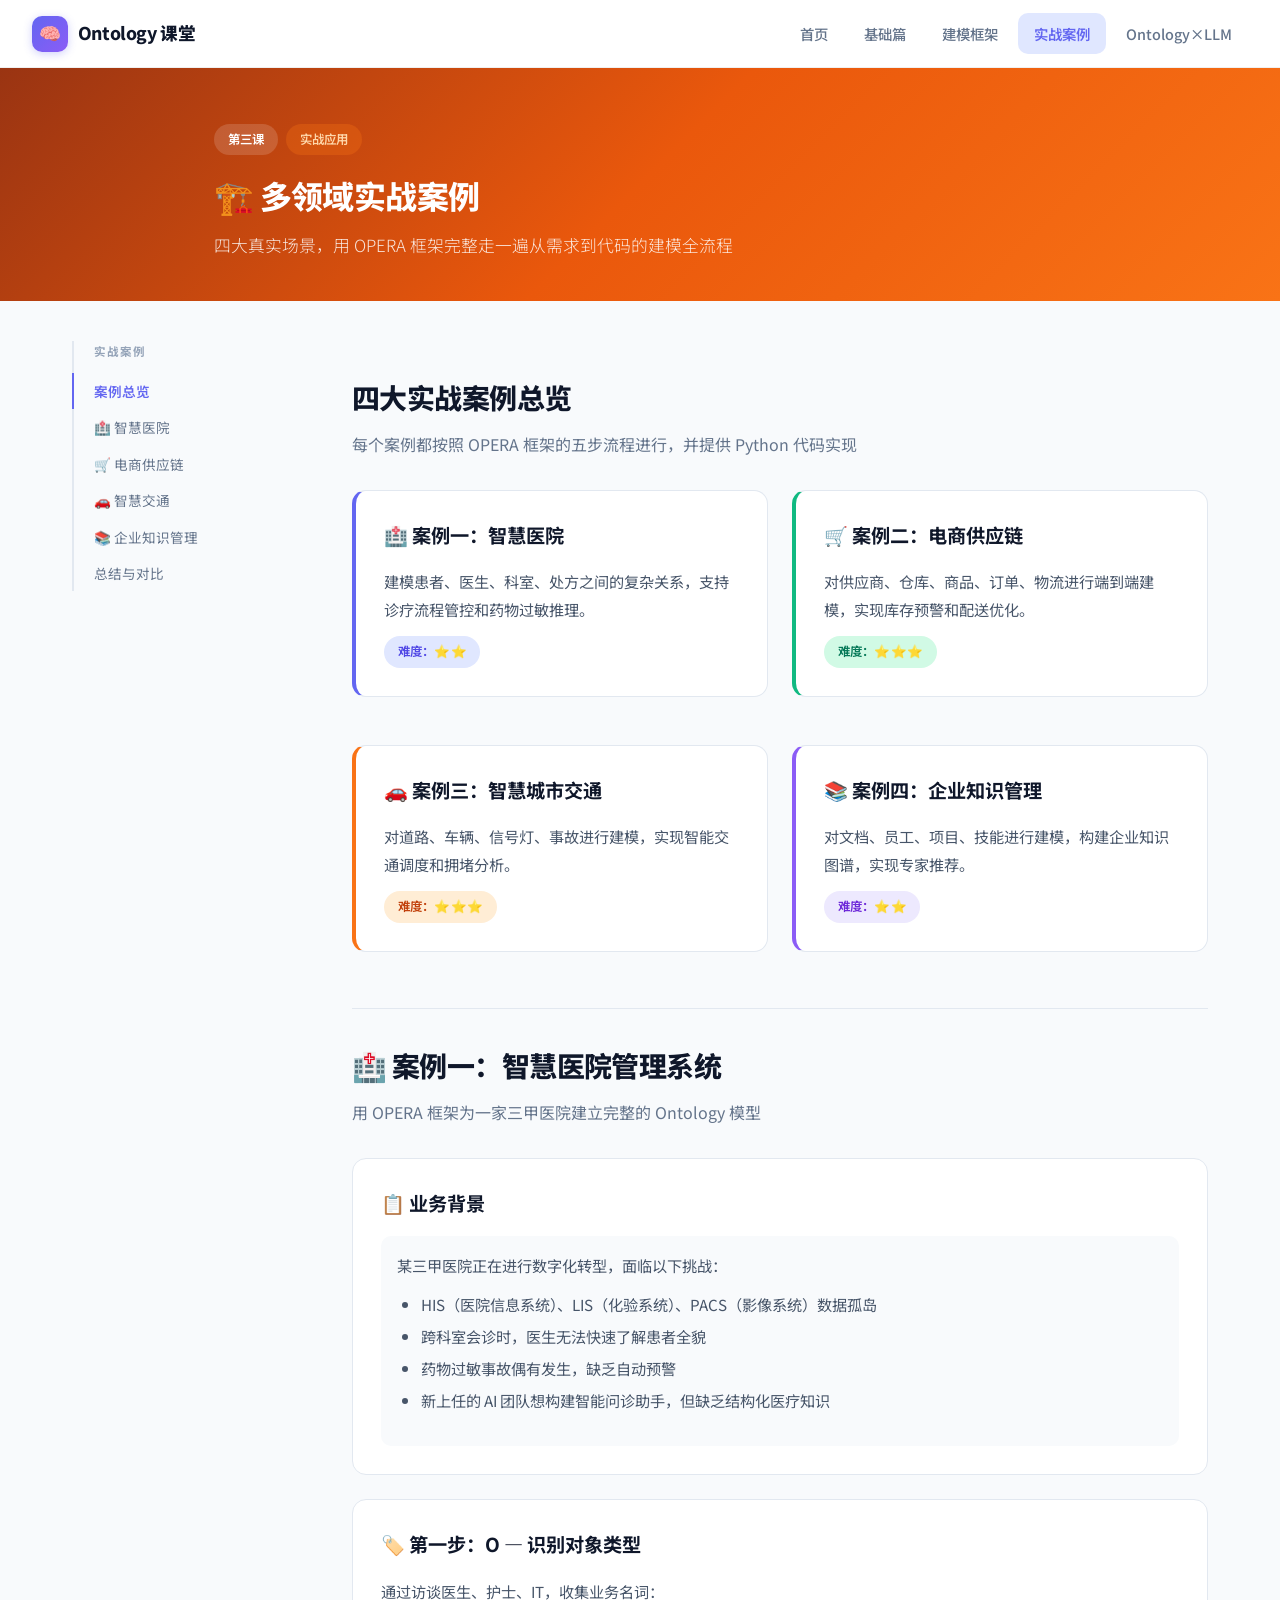
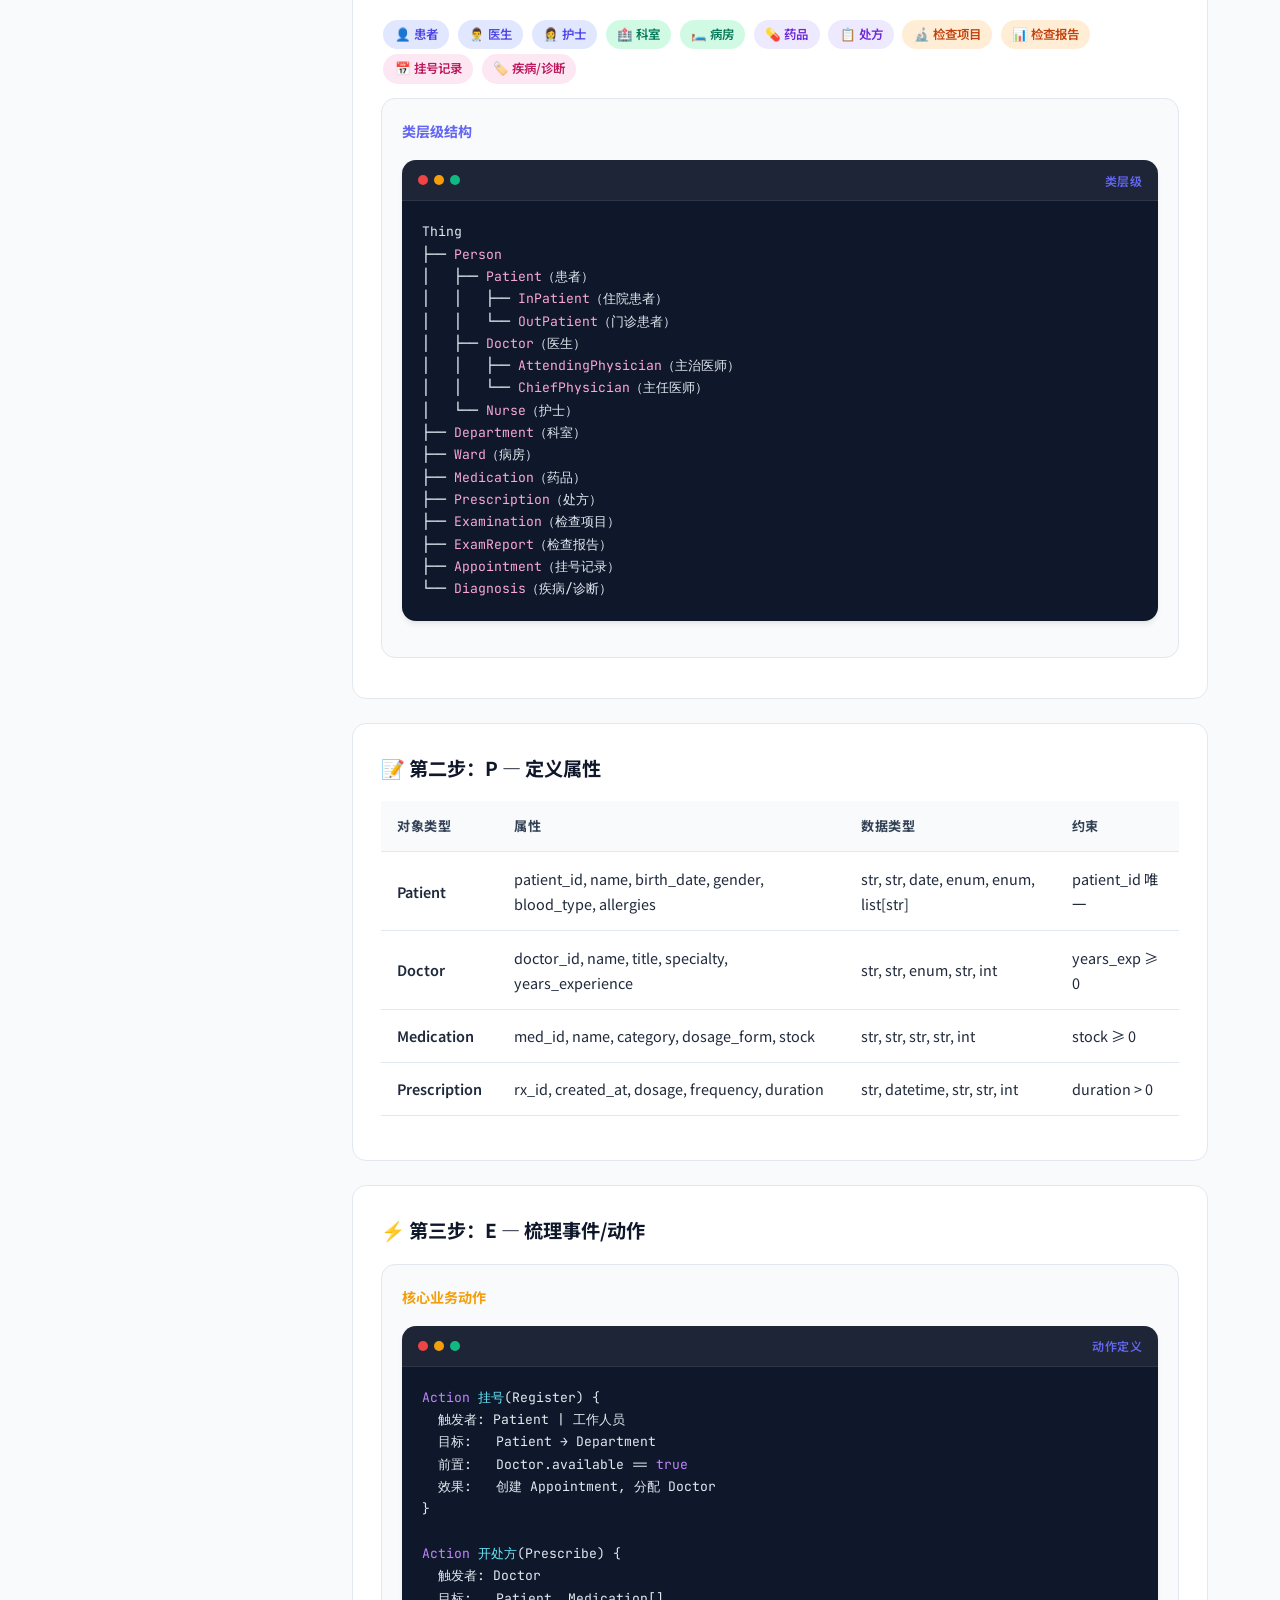
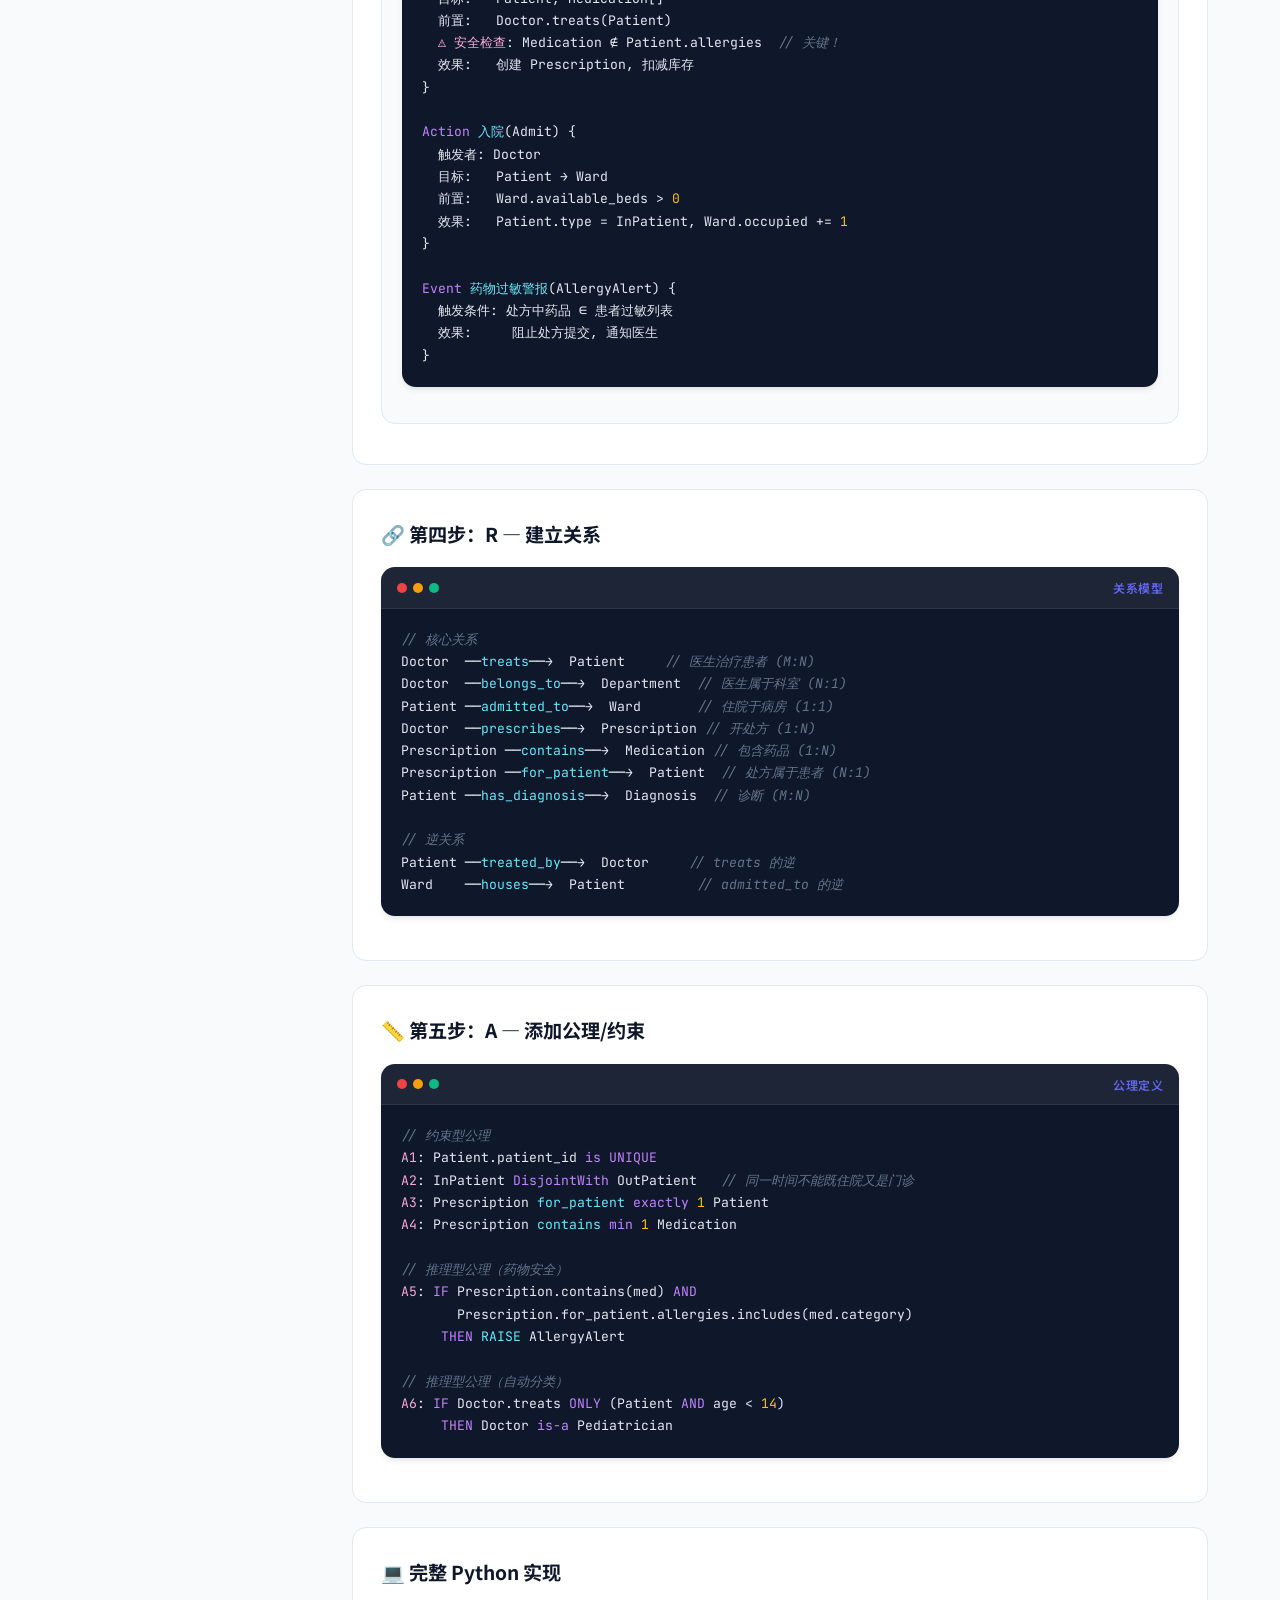
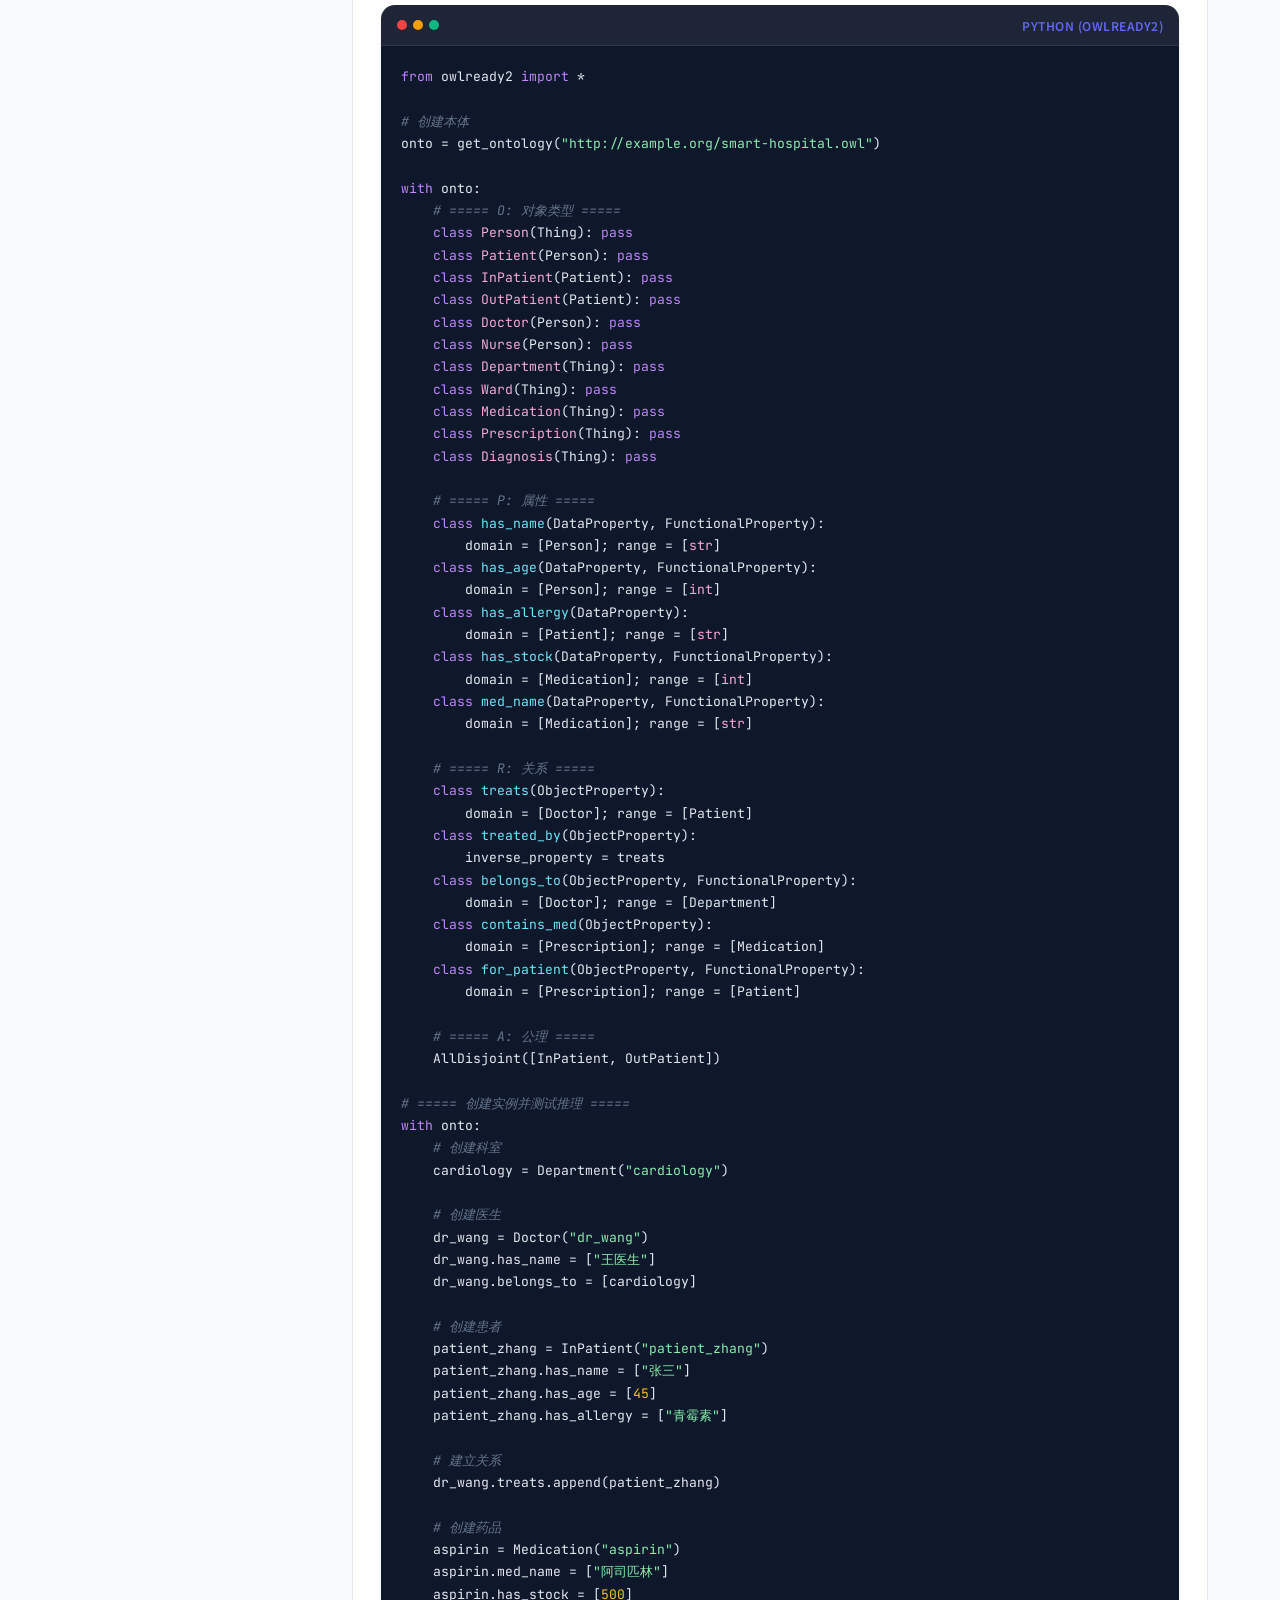
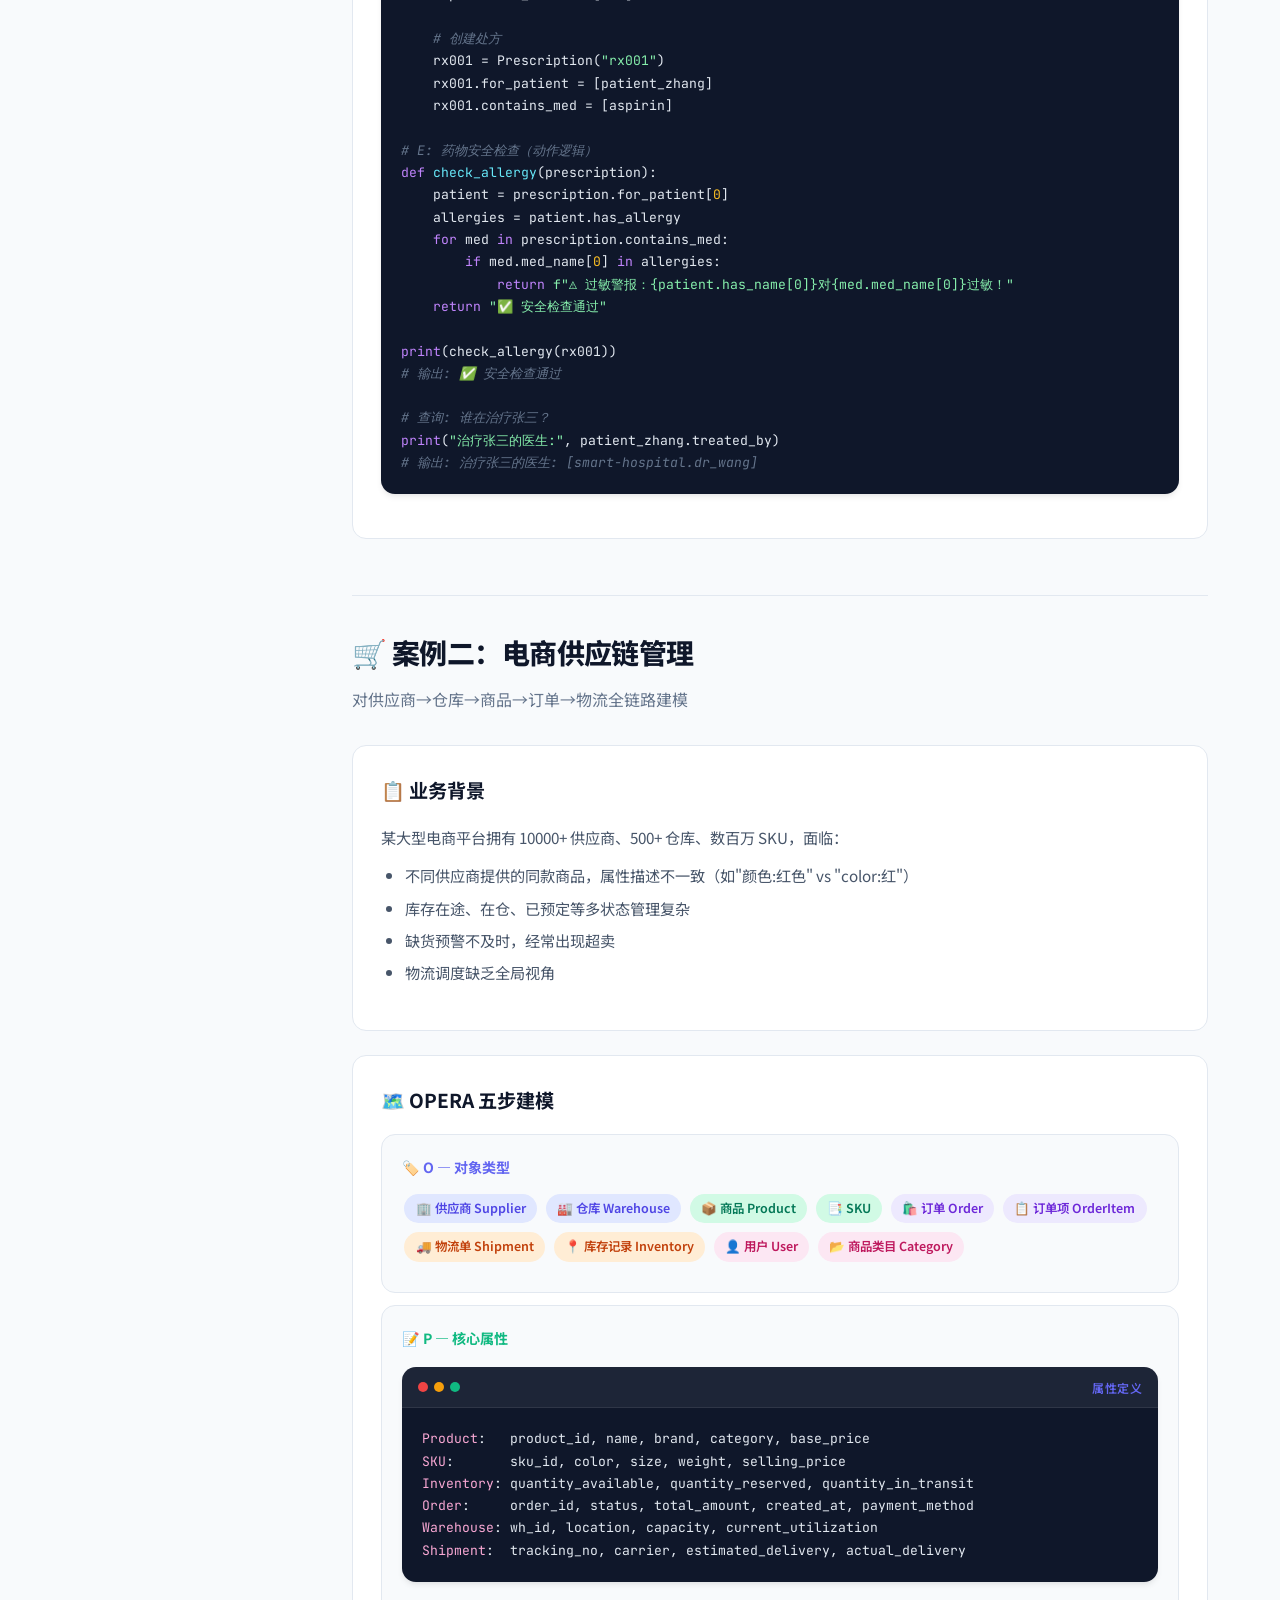
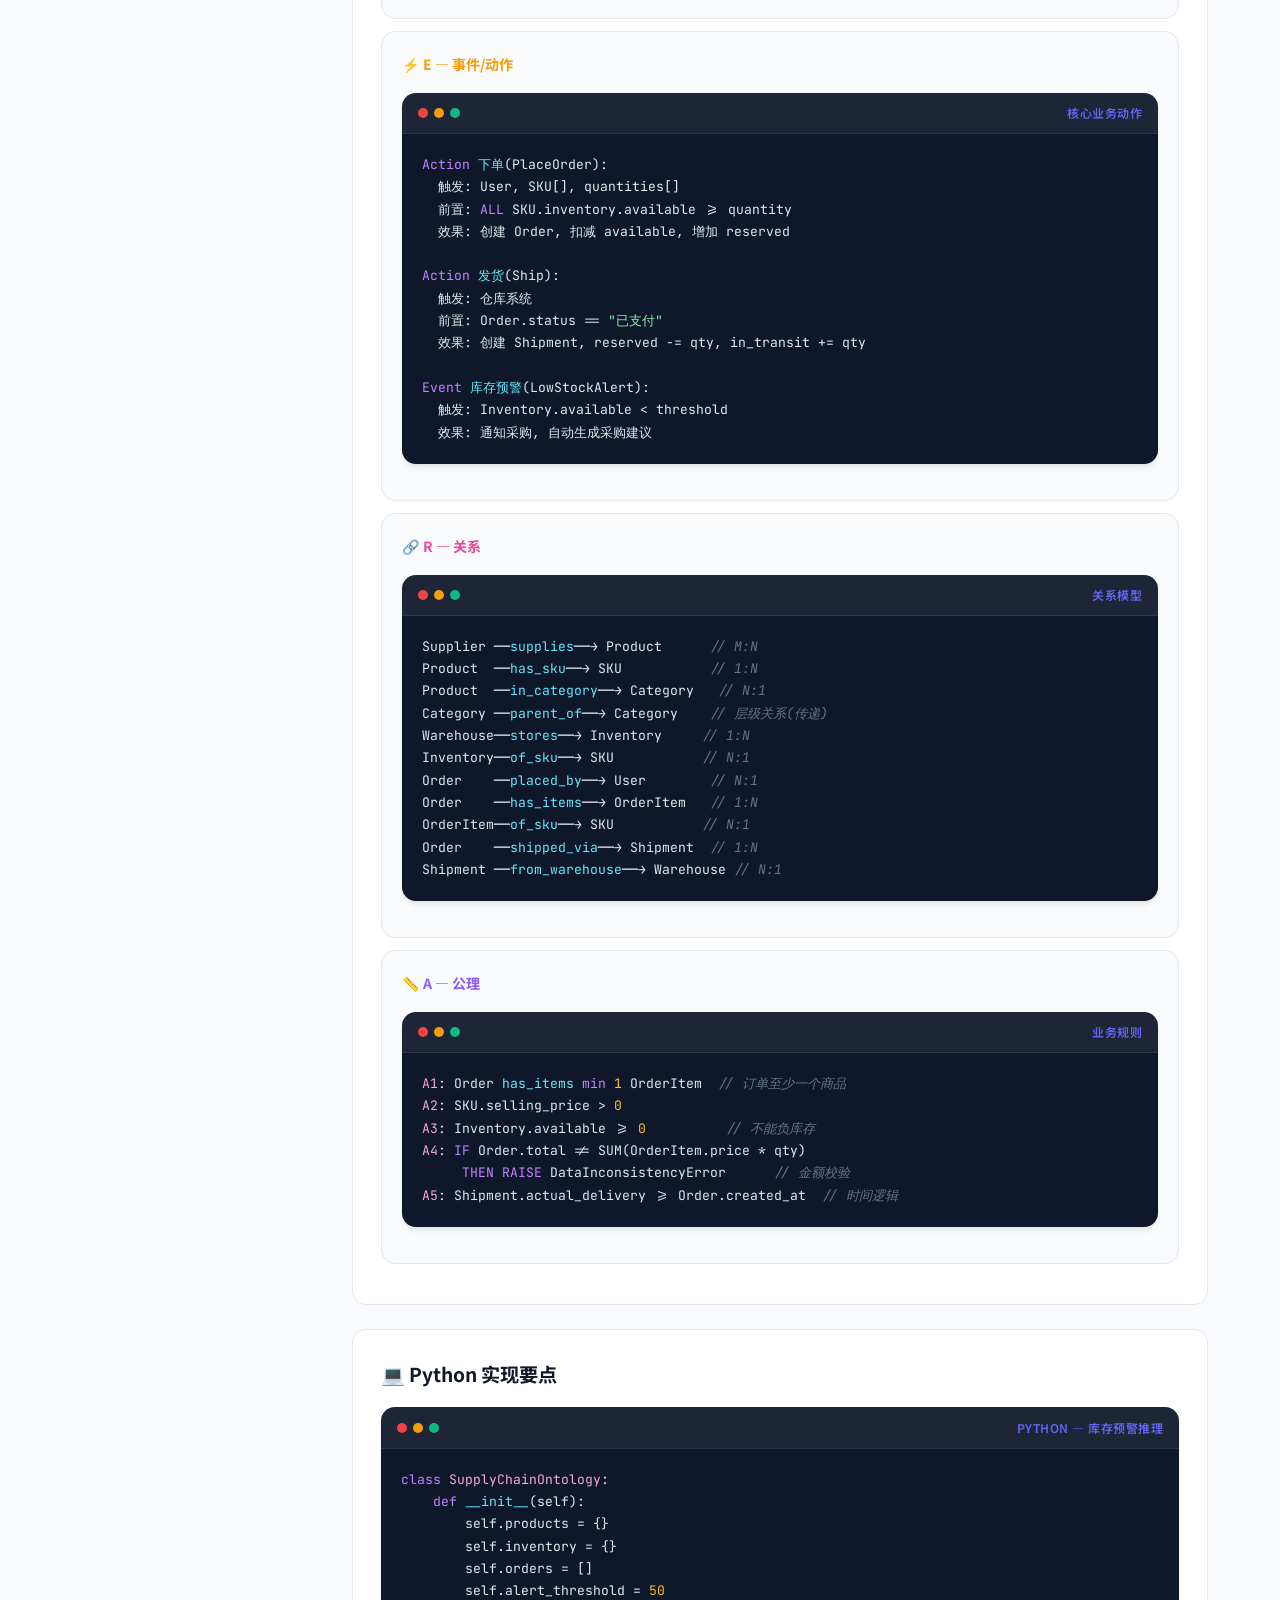
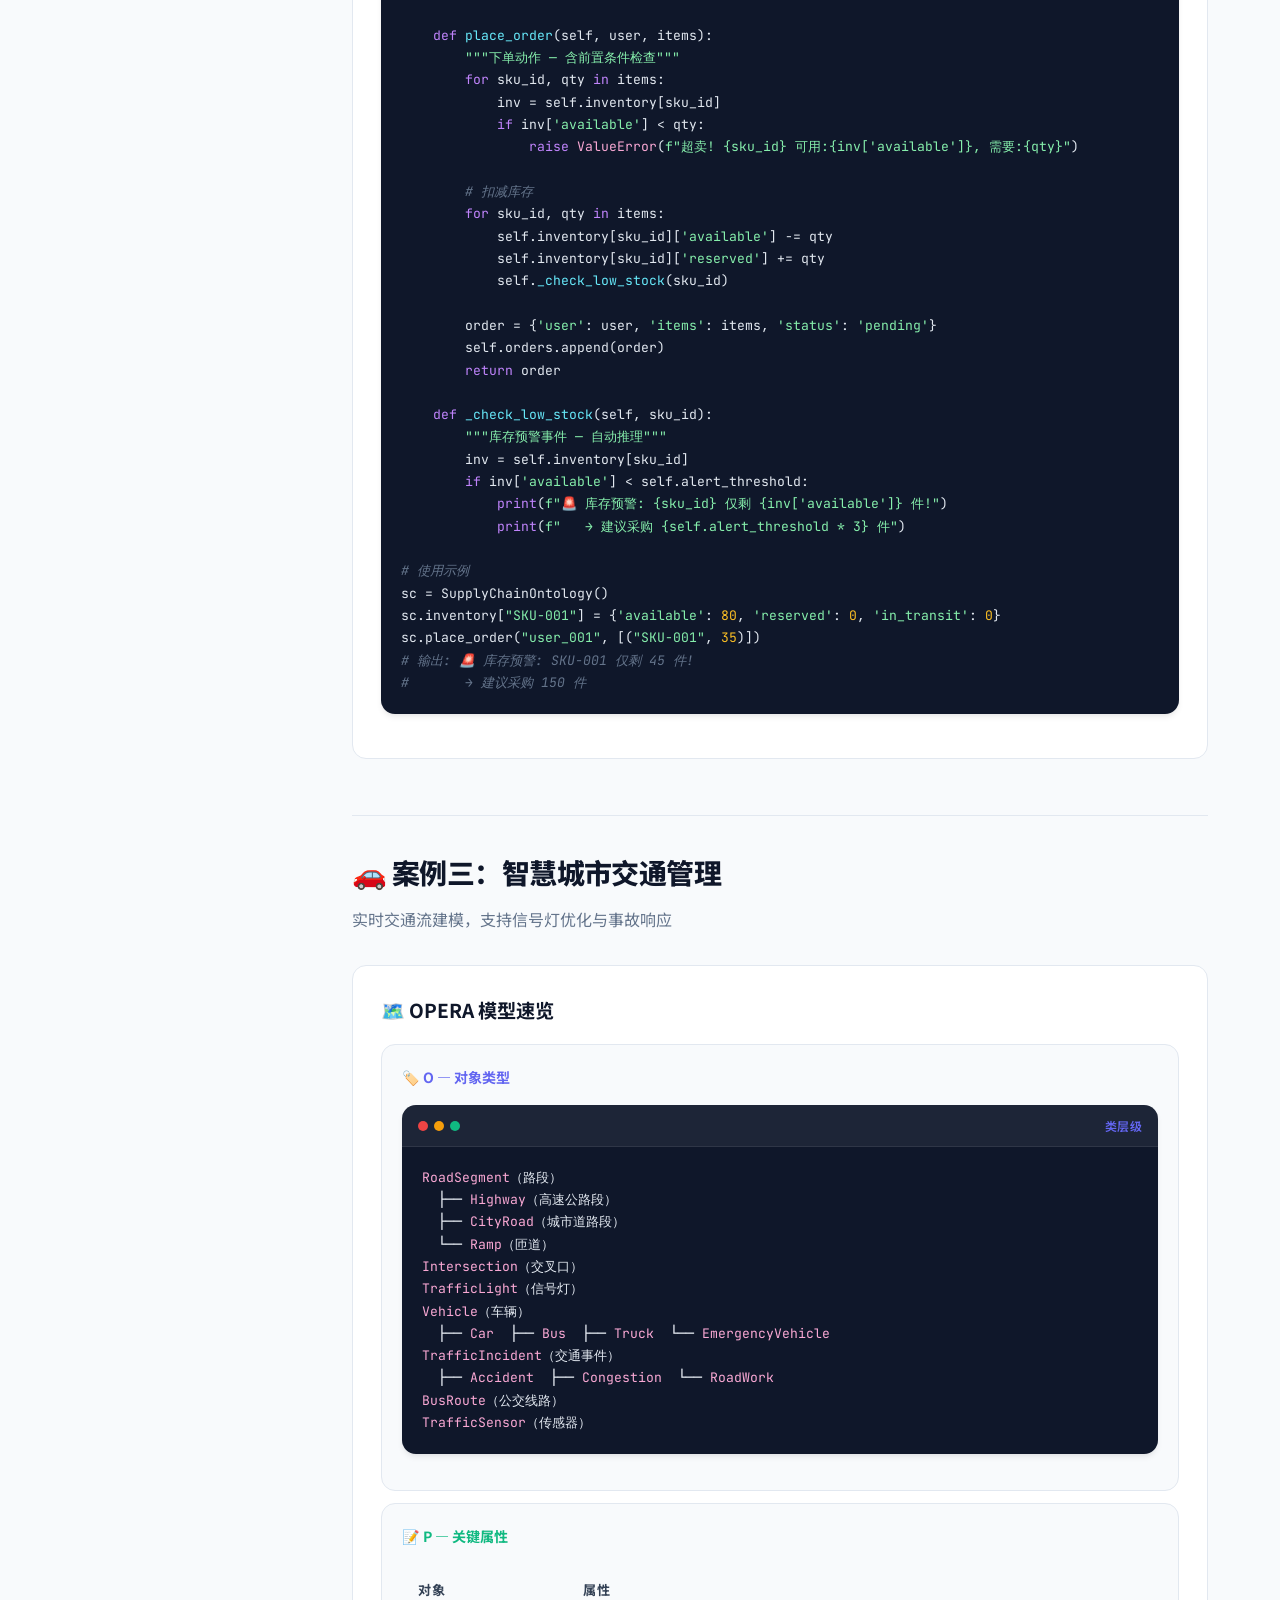
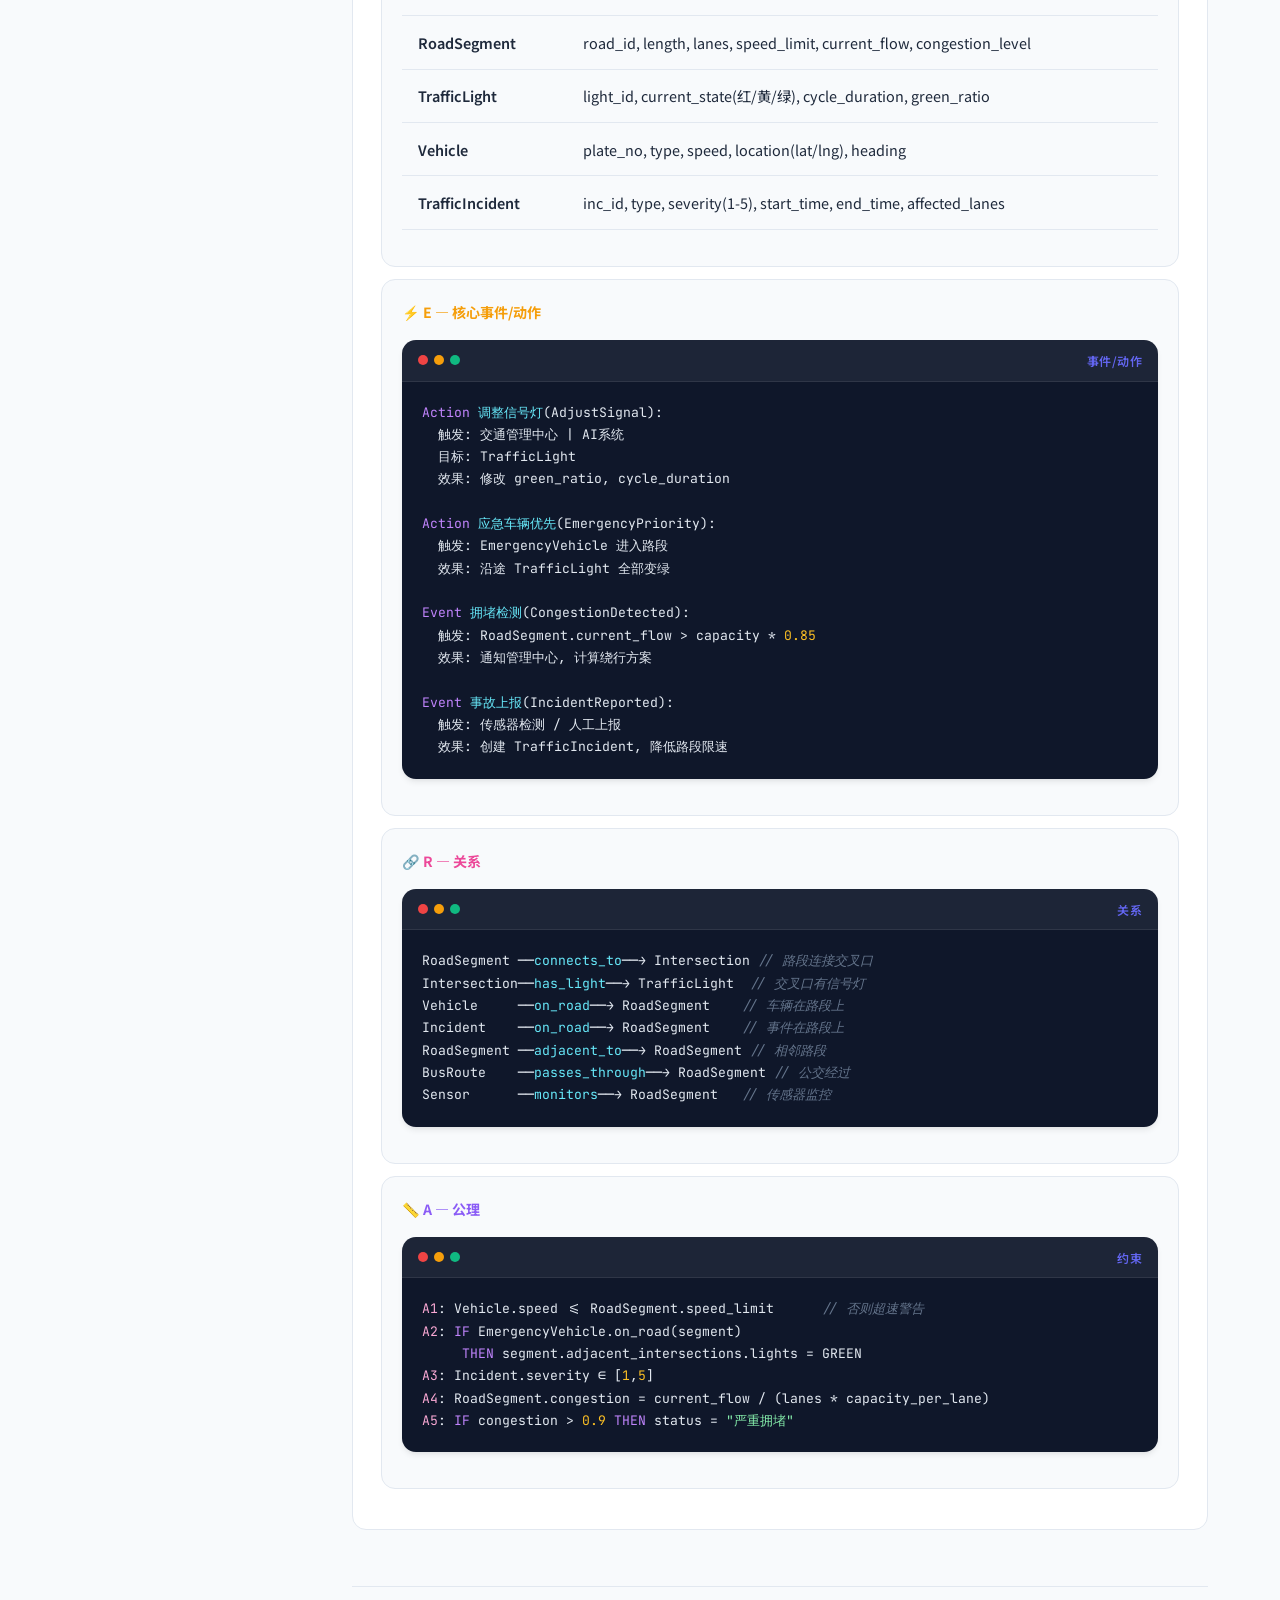
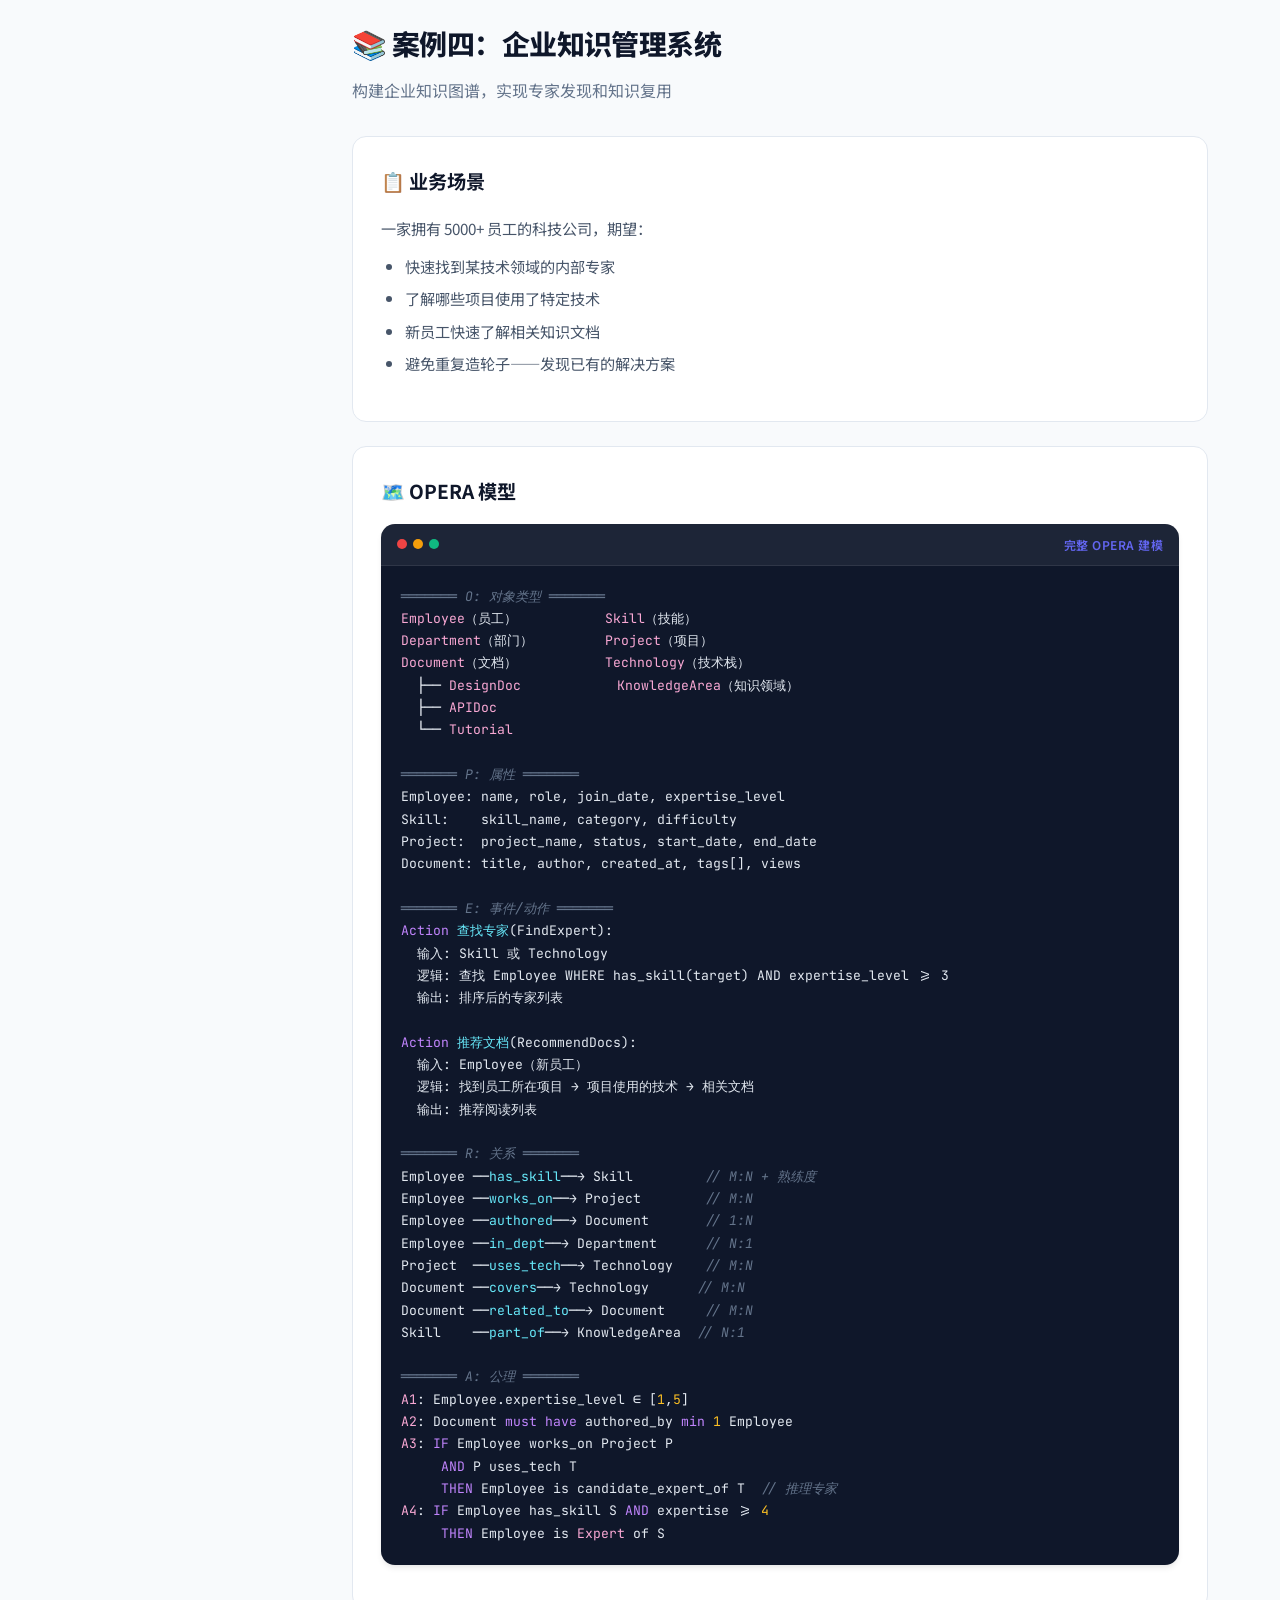
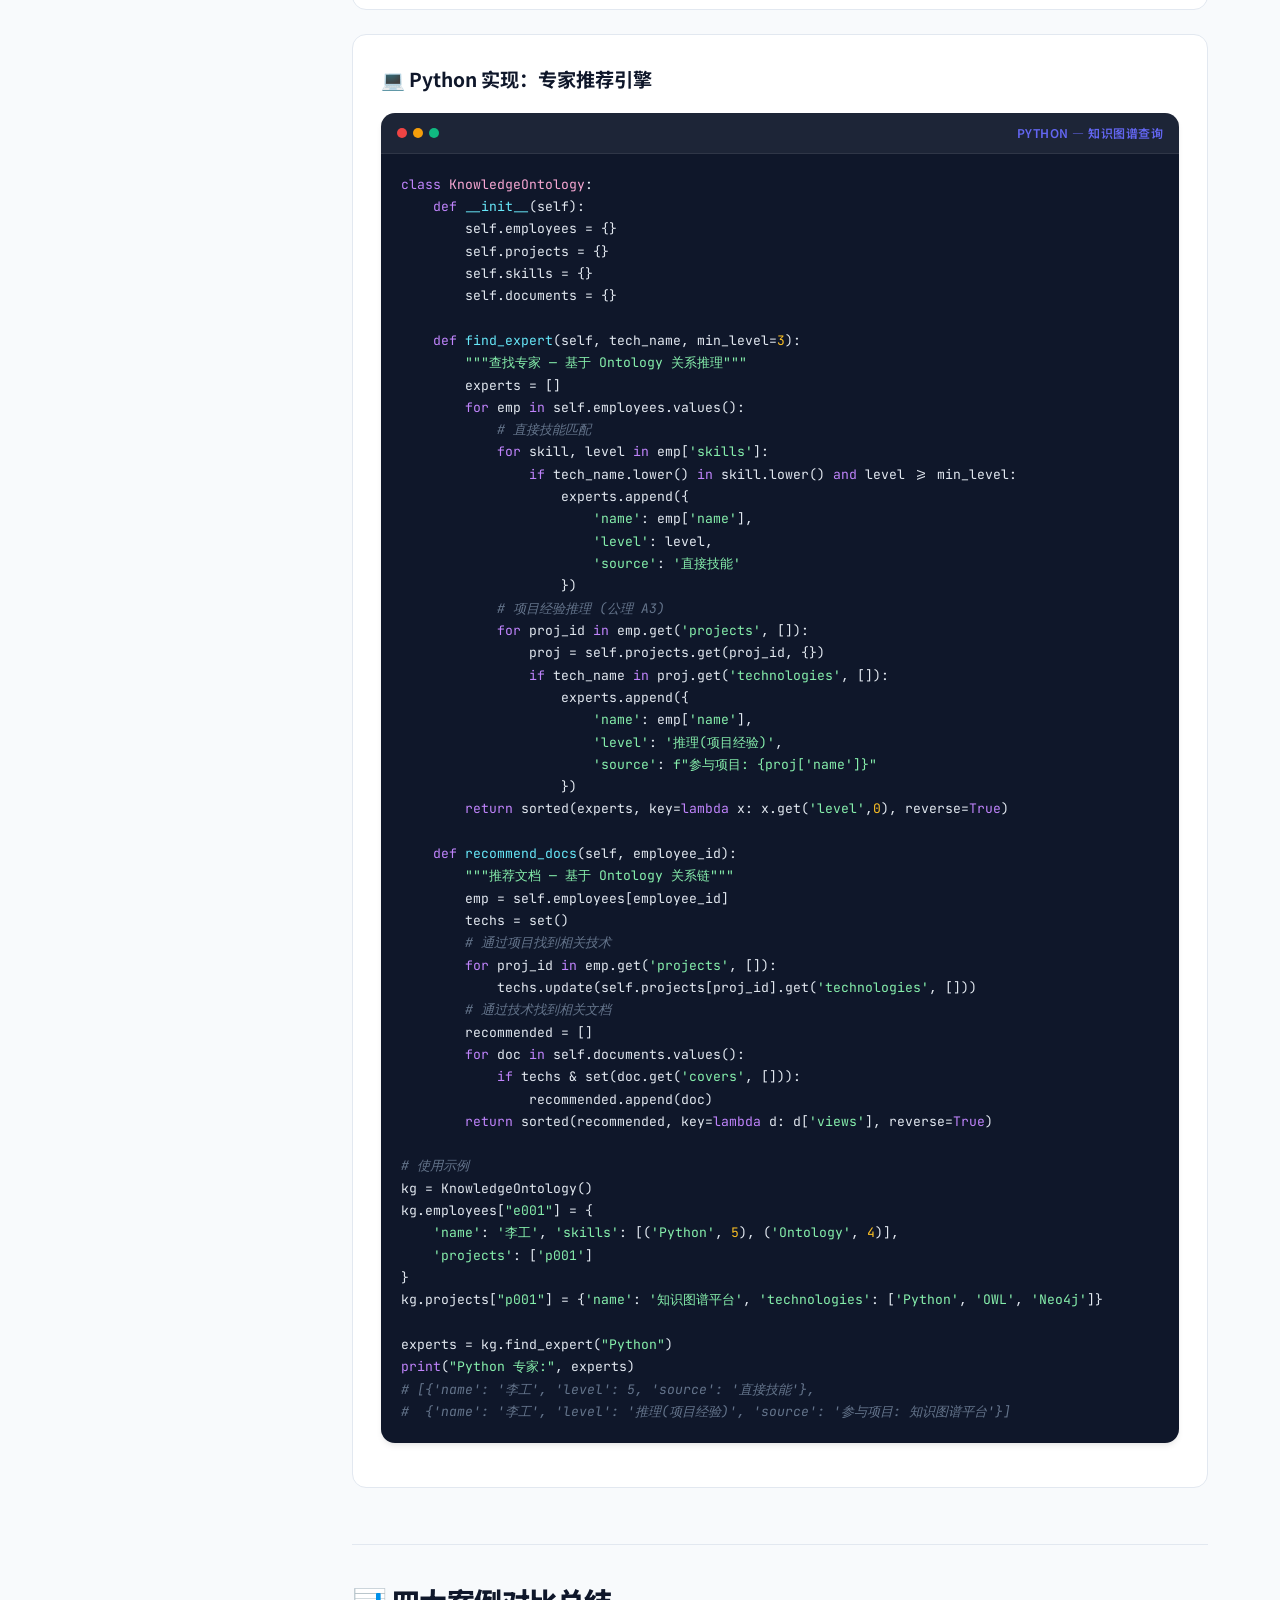
<file: ontology-course/course3-cases.html>
<!DOCTYPE html>
<html lang="zh-CN">
<head>
  <meta charset="UTF-8">
  <meta name="viewport" content="width=device-width, initial-scale=1.0">
  <title>第三课：多领域实战案例 · 本体论交互式课程</title>
  <link rel="stylesheet" href="css/styles.css">
  <style>
    .case-tabs { display: flex; gap: 0.5rem; flex-wrap: wrap; margin-bottom: 1.5rem; }
    .case-tab {
      padding: 0.65rem 1.25rem;
      border: 2px solid var(--gray-200);
      border-radius: var(--radius-lg);
      cursor: pointer;
      font-weight: 600;
      font-size: 0.9rem;
      transition: var(--transition);
      background: white;
      color: var(--gray-600);
    }
    .case-tab:hover { border-color: var(--primary); color: var(--primary); }
    .case-tab.active { background: var(--primary); color: white; border-color: var(--primary); }
    .case-panel { display: none; }
    .case-panel.active { display: block; animation: fadeIn 0.3s ease; }
    .entity-tag {
      display: inline-flex;
      align-items: center;
      gap: 0.3rem;
      padding: 0.25rem 0.7rem;
      border-radius: 100px;
      font-size: 0.78rem;
      font-weight: 600;
      margin: 0.15rem;
    }
    .model-section {
      background: var(--gray-50);
      border: 1px solid var(--gray-200);
      border-radius: var(--radius-lg);
      padding: 1.25rem;
      margin: 0.75rem 0;
    }
    .model-section h5 {
      font-size: 0.88rem;
      font-weight: 700;
      margin-bottom: 0.75rem;
      display: flex;
      align-items: center;
      gap: 0.4rem;
    }
  </style>
</head>
<body>
  <nav class="navbar" id="navbar">
    <a href="index.html" class="navbar-brand">
      <div class="logo">🧠</div>
      <span>Ontology 课堂</span>
    </a>
    <ul class="navbar-nav">
      <li><a href="index.html">首页</a></li>
      <li><a href="course1-basics.html">基础篇</a></li>
      <li><a href="course2-framework.html">建模框架</a></li>
      <li><a href="course3-cases.html" class="active">实战案例</a></li>
      <li><a href="course4-llm.html">Ontology×LLM</a></li>
    </ul>
  </nav>

  <div class="page-wrapper">
    <section class="course-hero" style="background: linear-gradient(135deg, #9a3412 0%, #ea580c 50%, #f97316 100%);">
      <div class="container">
        <div style="display:flex;gap:0.5rem;margin-bottom:0.75rem;">
          <span class="badge" style="background:rgba(255,255,255,0.15);color:white;">第三课</span>
          <span class="badge" style="background:rgba(249,115,22,0.3);color:#fed7aa;">实战应用</span>
        </div>
        <h1>🏗️ 多领域实战案例</h1>
        <p class="subtitle">四大真实场景，用 OPERA 框架完整走一遍从需求到代码的建模全流程</p>
      </div>
    </section>

    <div class="layout-with-sidebar">
      <aside class="sidebar">
        <nav>
          <ul class="sidebar-nav">
            <li class="section-title">实战案例</li>
            <li><a href="#overview" class="active">案例总览</a></li>
            <li><a href="#case1">🏥 智慧医院</a></li>
            <li><a href="#case2">🛒 电商供应链</a></li>
            <li><a href="#case3">🚗 智慧交通</a></li>
            <li><a href="#case4">📚 企业知识管理</a></li>
            <li><a href="#summary">总结与对比</a></li>
          </ul>
        </nav>
      </aside>

      <main>
        <!-- 案例总览 -->
        <section class="chapter" id="overview">
          <div class="chapter-header">
            <h2>四大实战案例总览</h2>
            <p>每个案例都按照 OPERA 框架的五步流程进行，并提供 Python 代码实现</p>
          </div>
          <div class="card-grid" style="grid-template-columns:1fr 1fr;">
            <div class="content-card" style="border-left:4px solid var(--primary);">
              <h3>🏥 案例一：智慧医院</h3>
              <p>建模患者、医生、科室、处方之间的复杂关系，支持诊疗流程管控和药物过敏推理。</p>
              <span class="badge badge-blue">难度：⭐⭐</span>
            </div>
            <div class="content-card" style="border-left:4px solid var(--success);">
              <h3>🛒 案例二：电商供应链</h3>
              <p>对供应商、仓库、商品、订单、物流进行端到端建模，实现库存预警和配送优化。</p>
              <span class="badge badge-green">难度：⭐⭐⭐</span>
            </div>
            <div class="content-card" style="border-left:4px solid var(--orange);">
              <h3>🚗 案例三：智慧城市交通</h3>
              <p>对道路、车辆、信号灯、事故进行建模，实现智能交通调度和拥堵分析。</p>
              <span class="badge badge-orange">难度：⭐⭐⭐</span>
            </div>
            <div class="content-card" style="border-left:4px solid var(--purple);">
              <h3>📚 案例四：企业知识管理</h3>
              <p>对文档、员工、项目、技能进行建模，构建企业知识图谱，实现专家推荐。</p>
              <span class="badge badge-purple">难度：⭐⭐</span>
            </div>
          </div>
        </section>

        <!-- ============================================ -->
        <!-- 案例一：智慧医院 -->
        <!-- ============================================ -->
        <section class="chapter" id="case1">
          <div class="chapter-header">
            <h2>🏥 案例一：智慧医院管理系统</h2>
            <p>用 OPERA 框架为一家三甲医院建立完整的 Ontology 模型</p>
          </div>

          <div class="content-card">
            <h3>📋 业务背景</h3>
            <div style="background:var(--gray-50);border-radius:var(--radius);padding:1rem;font-size:0.92rem;line-height:1.8;">
              <p>某三甲医院正在进行数字化转型，面临以下挑战：</p>
              <ul>
                <li>HIS（医院信息系统）、LIS（化验系统）、PACS（影像系统）数据孤岛</li>
                <li>跨科室会诊时，医生无法快速了解患者全貌</li>
                <li>药物过敏事故偶有发生，缺乏自动预警</li>
                <li>新上任的 AI 团队想构建智能问诊助手，但缺乏结构化医疗知识</li>
              </ul>
            </div>
          </div>

          <div class="content-card">
            <h3>🏷️ 第一步：O — 识别对象类型</h3>
            <p>通过访谈医生、护士、IT，收集业务名词：</p>
            <div style="margin:0.75rem 0;">
              <span class="entity-tag" style="background:var(--primary-light);color:var(--primary-dark);">👤 患者</span>
              <span class="entity-tag" style="background:var(--primary-light);color:var(--primary-dark);">👨‍⚕️ 医生</span>
              <span class="entity-tag" style="background:var(--primary-light);color:var(--primary-dark);">👩‍⚕️ 护士</span>
              <span class="entity-tag" style="background:var(--success-light);color:#047857;">🏥 科室</span>
              <span class="entity-tag" style="background:var(--success-light);color:#047857;">🛏️ 病房</span>
              <span class="entity-tag" style="background:var(--purple-light);color:#6d28d9;">💊 药品</span>
              <span class="entity-tag" style="background:var(--purple-light);color:#6d28d9;">📋 处方</span>
              <span class="entity-tag" style="background:var(--orange-light);color:#c2410c;">🔬 检查项目</span>
              <span class="entity-tag" style="background:var(--orange-light);color:#c2410c;">📊 检查报告</span>
              <span class="entity-tag" style="background:var(--pink-light);color:#be185d;">📅 挂号记录</span>
              <span class="entity-tag" style="background:var(--pink-light);color:#be185d;">🏷️ 疾病/诊断</span>
            </div>
            <div class="model-section">
              <h5 style="color:var(--primary);">类层级结构</h5>
              <div class="code-block">
                <div class="code-header">
                  <div class="dots"><span></span><span></span><span></span></div>
                  <span class="lang">类层级</span>
                </div>
                <pre>
Thing
├── <span class="type">Person</span>
│   ├── <span class="type">Patient</span>（患者）
│   │   ├── <span class="type">InPatient</span>（住院患者）
│   │   └── <span class="type">OutPatient</span>（门诊患者）
│   ├── <span class="type">Doctor</span>（医生）
│   │   ├── <span class="type">AttendingPhysician</span>（主治医师）
│   │   └── <span class="type">ChiefPhysician</span>（主任医师）
│   └── <span class="type">Nurse</span>（护士）
├── <span class="type">Department</span>（科室）
├── <span class="type">Ward</span>（病房）
├── <span class="type">Medication</span>（药品）
├── <span class="type">Prescription</span>（处方）
├── <span class="type">Examination</span>（检查项目）
├── <span class="type">ExamReport</span>（检查报告）
├── <span class="type">Appointment</span>（挂号记录）
└── <span class="type">Diagnosis</span>（疾病/诊断）</pre>
              </div>
            </div>
          </div>

          <div class="content-card">
            <h3>📝 第二步：P — 定义属性</h3>
            <table class="comparison-table">
              <thead><tr><th>对象类型</th><th>属性</th><th>数据类型</th><th>约束</th></tr></thead>
              <tbody>
                <tr><td>Patient</td><td>patient_id, name, birth_date, gender, blood_type, allergies</td><td>str, str, date, enum, enum, list[str]</td><td>patient_id 唯一</td></tr>
                <tr><td>Doctor</td><td>doctor_id, name, title, specialty, years_experience</td><td>str, str, enum, str, int</td><td>years_exp ≥ 0</td></tr>
                <tr><td>Medication</td><td>med_id, name, category, dosage_form, stock</td><td>str, str, str, str, int</td><td>stock ≥ 0</td></tr>
                <tr><td>Prescription</td><td>rx_id, created_at, dosage, frequency, duration</td><td>str, datetime, str, str, int</td><td>duration > 0</td></tr>
              </tbody>
            </table>
          </div>

          <div class="content-card">
            <h3>⚡ 第三步：E — 梳理事件/动作</h3>
            <div class="model-section">
              <h5 style="color:var(--accent);">核心业务动作</h5>
              <div class="code-block">
                <div class="code-header">
                  <div class="dots"><span></span><span></span><span></span></div>
                  <span class="lang">动作定义</span>
                </div>
                <pre>
<span class="keyword">Action</span> <span class="function">挂号</span>(Register) {
  触发者: Patient | 工作人员
  目标:   Patient → Department
  前置:   Doctor.available == <span class="keyword">true</span>
  效果:   创建 Appointment, 分配 Doctor
}

<span class="keyword">Action</span> <span class="function">开处方</span>(Prescribe) {
  触发者: Doctor
  目标:   Patient, Medication[]
  前置:   Doctor.treats(Patient)
  <span class="type">⚠️ 安全检查</span>: Medication ∉ Patient.allergies  <span class="comment">// 关键！</span>
  效果:   创建 Prescription, 扣减库存
}

<span class="keyword">Action</span> <span class="function">入院</span>(Admit) {
  触发者: Doctor
  目标:   Patient → Ward
  前置:   Ward.available_beds > <span class="number">0</span>
  效果:   Patient.type = InPatient, Ward.occupied += <span class="number">1</span>
}

<span class="keyword">Event</span> <span class="function">药物过敏警报</span>(AllergyAlert) {
  触发条件: 处方中药品 ∈ 患者过敏列表
  效果:     阻止处方提交, 通知医生
}</pre>
              </div>
            </div>
          </div>

          <div class="content-card">
            <h3>🔗 第四步：R — 建立关系</h3>
            <div class="code-block">
              <div class="code-header">
                <div class="dots"><span></span><span></span><span></span></div>
                <span class="lang">关系模型</span>
              </div>
              <pre>
<span class="comment">// 核心关系</span>
Doctor  ──<span class="function">treats</span>──→  Patient     <span class="comment">// 医生治疗患者 (M:N)</span>
Doctor  ──<span class="function">belongs_to</span>──→  Department  <span class="comment">// 医生属于科室 (N:1)</span>
Patient ──<span class="function">admitted_to</span>──→  Ward       <span class="comment">// 住院于病房 (1:1)</span>
Doctor  ──<span class="function">prescribes</span>──→  Prescription <span class="comment">// 开处方 (1:N)</span>
Prescription ──<span class="function">contains</span>──→  Medication <span class="comment">// 包含药品 (1:N)</span>
Prescription ──<span class="function">for_patient</span>──→  Patient  <span class="comment">// 处方属于患者 (N:1)</span>
Patient ──<span class="function">has_diagnosis</span>──→  Diagnosis  <span class="comment">// 诊断 (M:N)</span>

<span class="comment">// 逆关系</span>
Patient ──<span class="function">treated_by</span>──→  Doctor     <span class="comment">// treats 的逆</span>
Ward    ──<span class="function">houses</span>──→  Patient         <span class="comment">// admitted_to 的逆</span></pre>
            </div>
          </div>

          <div class="content-card">
            <h3>📏 第五步：A — 添加公理/约束</h3>
            <div class="code-block">
              <div class="code-header">
                <div class="dots"><span></span><span></span><span></span></div>
                <span class="lang">公理定义</span>
              </div>
              <pre>
<span class="comment">// 约束型公理</span>
<span class="type">A1</span>: Patient.patient_id <span class="keyword">is UNIQUE</span>
<span class="type">A2</span>: InPatient <span class="keyword">DisjointWith</span> OutPatient   <span class="comment">// 同一时间不能既住院又是门诊</span>
<span class="type">A3</span>: Prescription <span class="function">for_patient</span> <span class="keyword">exactly</span> <span class="number">1</span> Patient
<span class="type">A4</span>: Prescription <span class="function">contains</span> <span class="keyword">min</span> <span class="number">1</span> Medication

<span class="comment">// 推理型公理（药物安全）</span>
<span class="type">A5</span>: <span class="keyword">IF</span> Prescription.contains(med) <span class="keyword">AND</span> 
       Prescription.for_patient.allergies.includes(med.category)
     <span class="keyword">THEN</span> <span class="function">RAISE</span> AllergyAlert
     
<span class="comment">// 推理型公理（自动分类）</span>
<span class="type">A6</span>: <span class="keyword">IF</span> Doctor.treats <span class="keyword">ONLY</span> (Patient <span class="keyword">AND</span> age < <span class="number">14</span>)
     <span class="keyword">THEN</span> Doctor <span class="keyword">is-a</span> Pediatrician</pre>
            </div>
          </div>

          <div class="content-card">
            <h3>💻 完整 Python 实现</h3>
            <div class="code-block">
              <div class="code-header">
                <div class="dots"><span></span><span></span><span></span></div>
                <span class="lang">Python (owlready2)</span>
              </div>
              <pre>
<span class="keyword">from</span> owlready2 <span class="keyword">import</span> *

<span class="comment"># 创建本体</span>
onto = get_ontology(<span class="string">"http://example.org/smart-hospital.owl"</span>)

<span class="keyword">with</span> onto:
    <span class="comment"># ===== O: 对象类型 =====</span>
    <span class="keyword">class</span> <span class="type">Person</span>(Thing): <span class="keyword">pass</span>
    <span class="keyword">class</span> <span class="type">Patient</span>(Person): <span class="keyword">pass</span>
    <span class="keyword">class</span> <span class="type">InPatient</span>(Patient): <span class="keyword">pass</span>
    <span class="keyword">class</span> <span class="type">OutPatient</span>(Patient): <span class="keyword">pass</span>
    <span class="keyword">class</span> <span class="type">Doctor</span>(Person): <span class="keyword">pass</span>
    <span class="keyword">class</span> <span class="type">Nurse</span>(Person): <span class="keyword">pass</span>
    <span class="keyword">class</span> <span class="type">Department</span>(Thing): <span class="keyword">pass</span>
    <span class="keyword">class</span> <span class="type">Ward</span>(Thing): <span class="keyword">pass</span>
    <span class="keyword">class</span> <span class="type">Medication</span>(Thing): <span class="keyword">pass</span>
    <span class="keyword">class</span> <span class="type">Prescription</span>(Thing): <span class="keyword">pass</span>
    <span class="keyword">class</span> <span class="type">Diagnosis</span>(Thing): <span class="keyword">pass</span>

    <span class="comment"># ===== P: 属性 =====</span>
    <span class="keyword">class</span> <span class="function">has_name</span>(DataProperty, FunctionalProperty):
        domain = [Person]; range = [<span class="type">str</span>]
    <span class="keyword">class</span> <span class="function">has_age</span>(DataProperty, FunctionalProperty):
        domain = [Person]; range = [<span class="type">int</span>]
    <span class="keyword">class</span> <span class="function">has_allergy</span>(DataProperty):
        domain = [Patient]; range = [<span class="type">str</span>]
    <span class="keyword">class</span> <span class="function">has_stock</span>(DataProperty, FunctionalProperty):
        domain = [Medication]; range = [<span class="type">int</span>]
    <span class="keyword">class</span> <span class="function">med_name</span>(DataProperty, FunctionalProperty):
        domain = [Medication]; range = [<span class="type">str</span>]

    <span class="comment"># ===== R: 关系 =====</span>
    <span class="keyword">class</span> <span class="function">treats</span>(ObjectProperty):
        domain = [Doctor]; range = [Patient]
    <span class="keyword">class</span> <span class="function">treated_by</span>(ObjectProperty):
        inverse_property = treats
    <span class="keyword">class</span> <span class="function">belongs_to</span>(ObjectProperty, FunctionalProperty):
        domain = [Doctor]; range = [Department]
    <span class="keyword">class</span> <span class="function">contains_med</span>(ObjectProperty):
        domain = [Prescription]; range = [Medication]
    <span class="keyword">class</span> <span class="function">for_patient</span>(ObjectProperty, FunctionalProperty):
        domain = [Prescription]; range = [Patient]

    <span class="comment"># ===== A: 公理 =====</span>
    AllDisjoint([InPatient, OutPatient])

<span class="comment"># ===== 创建实例并测试推理 =====</span>
<span class="keyword">with</span> onto:
    <span class="comment"># 创建科室</span>
    cardiology = Department(<span class="string">"cardiology"</span>)

    <span class="comment"># 创建医生</span>
    dr_wang = Doctor(<span class="string">"dr_wang"</span>)
    dr_wang.has_name = [<span class="string">"王医生"</span>]
    dr_wang.belongs_to = [cardiology]

    <span class="comment"># 创建患者</span>
    patient_zhang = InPatient(<span class="string">"patient_zhang"</span>)
    patient_zhang.has_name = [<span class="string">"张三"</span>]
    patient_zhang.has_age = [<span class="number">45</span>]
    patient_zhang.has_allergy = [<span class="string">"青霉素"</span>]

    <span class="comment"># 建立关系</span>
    dr_wang.treats.append(patient_zhang)

    <span class="comment"># 创建药品</span>
    aspirin = Medication(<span class="string">"aspirin"</span>)
    aspirin.med_name = [<span class="string">"阿司匹林"</span>]
    aspirin.has_stock = [<span class="number">500</span>]

    <span class="comment"># 创建处方</span>
    rx001 = Prescription(<span class="string">"rx001"</span>)
    rx001.for_patient = [patient_zhang]
    rx001.contains_med = [aspirin]

<span class="comment"># E: 药物安全检查（动作逻辑）</span>
<span class="keyword">def</span> <span class="function">check_allergy</span>(prescription):
    patient = prescription.for_patient[<span class="number">0</span>]
    allergies = patient.has_allergy
    <span class="keyword">for</span> med <span class="keyword">in</span> prescription.contains_med:
        <span class="keyword">if</span> med.med_name[<span class="number">0</span>] <span class="keyword">in</span> allergies:
            <span class="keyword">return</span> <span class="string">f"⚠️ 过敏警报：{patient.has_name[0]}对{med.med_name[0]}过敏！"</span>
    <span class="keyword">return</span> <span class="string">"✅ 安全检查通过"</span>

<span class="keyword">print</span>(check_allergy(rx001))
<span class="comment"># 输出: ✅ 安全检查通过</span>

<span class="comment"># 查询: 谁在治疗张三？</span>
<span class="keyword">print</span>(<span class="string">"治疗张三的医生:"</span>, patient_zhang.treated_by)
<span class="comment"># 输出: 治疗张三的医生: [smart-hospital.dr_wang]</span></pre>
            </div>
          </div>
        </section>

        <!-- ============================================ -->
        <!-- 案例二：电商供应链 -->
        <!-- ============================================ -->
        <section class="chapter" id="case2">
          <div class="chapter-header">
            <h2>🛒 案例二：电商供应链管理</h2>
            <p>对供应商→仓库→商品→订单→物流全链路建模</p>
          </div>

          <div class="content-card">
            <h3>📋 业务背景</h3>
            <p>某大型电商平台拥有 10000+ 供应商、500+ 仓库、数百万 SKU，面临：</p>
            <ul>
              <li>不同供应商提供的同款商品，属性描述不一致（如"颜色:红色" vs "color:红"）</li>
              <li>库存在途、在仓、已预定等多状态管理复杂</li>
              <li>缺货预警不及时，经常出现超卖</li>
              <li>物流调度缺乏全局视角</li>
            </ul>
          </div>

          <div class="content-card">
            <h3>🗺️ OPERA 五步建模</h3>
            <div class="model-section">
              <h5 style="color:var(--primary);">🏷️ O — 对象类型</h5>
              <div style="margin:0.5rem 0;display:flex;flex-wrap:wrap;gap:0.25rem;">
                <span class="entity-tag" style="background:var(--primary-light);color:var(--primary-dark);">🏢 供应商 Supplier</span>
                <span class="entity-tag" style="background:var(--primary-light);color:var(--primary-dark);">🏭 仓库 Warehouse</span>
                <span class="entity-tag" style="background:var(--success-light);color:#047857;">📦 商品 Product</span>
                <span class="entity-tag" style="background:var(--success-light);color:#047857;">📑 SKU</span>
                <span class="entity-tag" style="background:var(--purple-light);color:#6d28d9;">🛍️ 订单 Order</span>
                <span class="entity-tag" style="background:var(--purple-light);color:#6d28d9;">📋 订单项 OrderItem</span>
                <span class="entity-tag" style="background:var(--orange-light);color:#c2410c;">🚚 物流单 Shipment</span>
                <span class="entity-tag" style="background:var(--orange-light);color:#c2410c;">📍 库存记录 Inventory</span>
                <span class="entity-tag" style="background:var(--pink-light);color:#be185d;">👤 用户 User</span>
                <span class="entity-tag" style="background:var(--pink-light);color:#be185d;">📂 商品类目 Category</span>
              </div>
            </div>

            <div class="model-section">
              <h5 style="color:var(--success);">📝 P — 核心属性</h5>
              <div class="code-block">
                <div class="code-header">
                  <div class="dots"><span></span><span></span><span></span></div>
                  <span class="lang">属性定义</span>
                </div>
                <pre>
<span class="type">Product</span>:   product_id, name, brand, category, base_price
<span class="type">SKU</span>:       sku_id, color, size, weight, selling_price
<span class="type">Inventory</span>: quantity_available, quantity_reserved, quantity_in_transit
<span class="type">Order</span>:     order_id, status, total_amount, created_at, payment_method
<span class="type">Warehouse</span>: wh_id, location, capacity, current_utilization
<span class="type">Shipment</span>:  tracking_no, carrier, estimated_delivery, actual_delivery</pre>
              </div>
            </div>

            <div class="model-section">
              <h5 style="color:var(--accent);">⚡ E — 事件/动作</h5>
              <div class="code-block">
                <div class="code-header">
                  <div class="dots"><span></span><span></span><span></span></div>
                  <span class="lang">核心业务动作</span>
                </div>
                <pre>
<span class="keyword">Action</span> <span class="function">下单</span>(PlaceOrder):
  触发: User, SKU[], quantities[]
  前置: <span class="keyword">ALL</span> SKU.inventory.available >= quantity
  效果: 创建 Order, 扣减 available, 增加 reserved

<span class="keyword">Action</span> <span class="function">发货</span>(Ship):
  触发: 仓库系统
  前置: Order.status == <span class="string">"已支付"</span>
  效果: 创建 Shipment, reserved -= qty, in_transit += qty

<span class="keyword">Event</span> <span class="function">库存预警</span>(LowStockAlert):
  触发: Inventory.available < threshold
  效果: 通知采购, 自动生成采购建议</pre>
              </div>
            </div>

            <div class="model-section">
              <h5 style="color:var(--pink);">🔗 R — 关系</h5>
              <div class="code-block">
                <div class="code-header">
                  <div class="dots"><span></span><span></span><span></span></div>
                  <span class="lang">关系模型</span>
                </div>
                <pre>
Supplier ──<span class="function">supplies</span>──→ Product      <span class="comment">// M:N</span>
Product  ──<span class="function">has_sku</span>──→ SKU           <span class="comment">// 1:N</span>
Product  ──<span class="function">in_category</span>──→ Category   <span class="comment">// N:1</span>
Category ──<span class="function">parent_of</span>──→ Category    <span class="comment">// 层级关系(传递)</span>
Warehouse──<span class="function">stores</span>──→ Inventory     <span class="comment">// 1:N</span>
Inventory──<span class="function">of_sku</span>──→ SKU           <span class="comment">// N:1</span>
Order    ──<span class="function">placed_by</span>──→ User        <span class="comment">// N:1</span>
Order    ──<span class="function">has_items</span>──→ OrderItem   <span class="comment">// 1:N</span>
OrderItem──<span class="function">of_sku</span>──→ SKU           <span class="comment">// N:1</span>
Order    ──<span class="function">shipped_via</span>──→ Shipment  <span class="comment">// 1:N</span>
Shipment ──<span class="function">from_warehouse</span>──→ Warehouse <span class="comment">// N:1</span></pre>
              </div>
            </div>

            <div class="model-section">
              <h5 style="color:var(--purple);">📏 A — 公理</h5>
              <div class="code-block">
                <div class="code-header">
                  <div class="dots"><span></span><span></span><span></span></div>
                  <span class="lang">业务规则</span>
                </div>
                <pre>
<span class="type">A1</span>: Order <span class="function">has_items</span> <span class="keyword">min</span> <span class="number">1</span> OrderItem  <span class="comment">// 订单至少一个商品</span>
<span class="type">A2</span>: SKU.selling_price > <span class="number">0</span>
<span class="type">A3</span>: Inventory.available >= <span class="number">0</span>          <span class="comment">// 不能负库存</span>
<span class="type">A4</span>: <span class="keyword">IF</span> Order.total != SUM(OrderItem.price * qty)
     <span class="keyword">THEN RAISE</span> DataInconsistencyError      <span class="comment">// 金额校验</span>
<span class="type">A5</span>: Shipment.actual_delivery >= Order.created_at  <span class="comment">// 时间逻辑</span></pre>
              </div>
            </div>
          </div>

          <div class="content-card">
            <h3>💻 Python 实现要点</h3>
            <div class="code-block">
              <div class="code-header">
                <div class="dots"><span></span><span></span><span></span></div>
                <span class="lang">Python — 库存预警推理</span>
              </div>
              <pre>
<span class="keyword">class</span> <span class="type">SupplyChainOntology</span>:
    <span class="keyword">def</span> <span class="function">__init__</span>(self):
        self.products = {}
        self.inventory = {}
        self.orders = []
        self.alert_threshold = <span class="number">50</span>

    <span class="keyword">def</span> <span class="function">place_order</span>(self, user, items):
        <span class="string">"""下单动作 — 含前置条件检查"""</span>
        <span class="keyword">for</span> sku_id, qty <span class="keyword">in</span> items:
            inv = self.inventory[sku_id]
            <span class="keyword">if</span> inv[<span class="string">'available'</span>] < qty:
                <span class="keyword">raise</span> <span class="type">ValueError</span>(<span class="string">f"超卖! {sku_id} 可用:{inv['available']}, 需要:{qty}"</span>)

        <span class="comment"># 扣减库存</span>
        <span class="keyword">for</span> sku_id, qty <span class="keyword">in</span> items:
            self.inventory[sku_id][<span class="string">'available'</span>] -= qty
            self.inventory[sku_id][<span class="string">'reserved'</span>] += qty
            self.<span class="function">_check_low_stock</span>(sku_id)

        order = {<span class="string">'user'</span>: user, <span class="string">'items'</span>: items, <span class="string">'status'</span>: <span class="string">'pending'</span>}
        self.orders.append(order)
        <span class="keyword">return</span> order

    <span class="keyword">def</span> <span class="function">_check_low_stock</span>(self, sku_id):
        <span class="string">"""库存预警事件 — 自动推理"""</span>
        inv = self.inventory[sku_id]
        <span class="keyword">if</span> inv[<span class="string">'available'</span>] < self.alert_threshold:
            <span class="keyword">print</span>(<span class="string">f"🚨 库存预警: {sku_id} 仅剩 {inv['available']} 件!"</span>)
            <span class="keyword">print</span>(<span class="string">f"   → 建议采购 {self.alert_threshold * 3} 件"</span>)

<span class="comment"># 使用示例</span>
sc = SupplyChainOntology()
sc.inventory[<span class="string">"SKU-001"</span>] = {<span class="string">'available'</span>: <span class="number">80</span>, <span class="string">'reserved'</span>: <span class="number">0</span>, <span class="string">'in_transit'</span>: <span class="number">0</span>}
sc.place_order(<span class="string">"user_001"</span>, [(<span class="string">"SKU-001"</span>, <span class="number">35</span>)])
<span class="comment"># 输出: 🚨 库存预警: SKU-001 仅剩 45 件!</span>
<span class="comment">#       → 建议采购 150 件</span></pre>
            </div>
          </div>
        </section>

        <!-- ============================================ -->
        <!-- 案例三：智慧交通 -->
        <!-- ============================================ -->
        <section class="chapter" id="case3">
          <div class="chapter-header">
            <h2>🚗 案例三：智慧城市交通管理</h2>
            <p>实时交通流建模，支持信号灯优化与事故响应</p>
          </div>

          <div class="content-card">
            <h3>🗺️ OPERA 模型速览</h3>
            <div class="model-section">
              <h5 style="color:var(--primary);">🏷️ O — 对象类型</h5>
              <div class="code-block">
                <div class="code-header">
                  <div class="dots"><span></span><span></span><span></span></div>
                  <span class="lang">类层级</span>
                </div>
                <pre>
<span class="type">RoadSegment</span>（路段）
  ├── <span class="type">Highway</span>（高速公路段）
  ├── <span class="type">CityRoad</span>（城市道路段）
  └── <span class="type">Ramp</span>（匝道）
<span class="type">Intersection</span>（交叉口）
<span class="type">TrafficLight</span>（信号灯）
<span class="type">Vehicle</span>（车辆）
  ├── <span class="type">Car</span>  ├── <span class="type">Bus</span>  ├── <span class="type">Truck</span>  └── <span class="type">EmergencyVehicle</span>
<span class="type">TrafficIncident</span>（交通事件）
  ├── <span class="type">Accident</span>  ├── <span class="type">Congestion</span>  └── <span class="type">RoadWork</span>
<span class="type">BusRoute</span>（公交线路）
<span class="type">TrafficSensor</span>（传感器）</pre>
              </div>
            </div>

            <div class="model-section">
              <h5 style="color:var(--success);">📝 P — 关键属性</h5>
              <table class="comparison-table">
                <thead><tr><th>对象</th><th>属性</th></tr></thead>
                <tbody>
                  <tr><td>RoadSegment</td><td>road_id, length, lanes, speed_limit, current_flow, congestion_level</td></tr>
                  <tr><td>TrafficLight</td><td>light_id, current_state(红/黄/绿), cycle_duration, green_ratio</td></tr>
                  <tr><td>Vehicle</td><td>plate_no, type, speed, location(lat/lng), heading</td></tr>
                  <tr><td>TrafficIncident</td><td>inc_id, type, severity(1-5), start_time, end_time, affected_lanes</td></tr>
                </tbody>
              </table>
            </div>

            <div class="model-section">
              <h5 style="color:var(--accent);">⚡ E — 核心事件/动作</h5>
              <div class="code-block">
                <div class="code-header">
                  <div class="dots"><span></span><span></span><span></span></div>
                  <span class="lang">事件/动作</span>
                </div>
                <pre>
<span class="keyword">Action</span> <span class="function">调整信号灯</span>(AdjustSignal):
  触发: 交通管理中心 | AI系统
  目标: TrafficLight
  效果: 修改 green_ratio, cycle_duration

<span class="keyword">Action</span> <span class="function">应急车辆优先</span>(EmergencyPriority):
  触发: EmergencyVehicle 进入路段
  效果: 沿途 TrafficLight 全部变绿

<span class="keyword">Event</span> <span class="function">拥堵检测</span>(CongestionDetected):
  触发: RoadSegment.current_flow > capacity * <span class="number">0.85</span>
  效果: 通知管理中心, 计算绕行方案

<span class="keyword">Event</span> <span class="function">事故上报</span>(IncidentReported):
  触发: 传感器检测 / 人工上报
  效果: 创建 TrafficIncident, 降低路段限速</pre>
              </div>
            </div>

            <div class="model-section">
              <h5 style="color:var(--pink);">🔗 R — 关系</h5>
              <div class="code-block">
                <div class="code-header">
                  <div class="dots"><span></span><span></span><span></span></div>
                  <span class="lang">关系</span>
                </div>
                <pre>
RoadSegment ──<span class="function">connects_to</span>──→ Intersection <span class="comment">// 路段连接交叉口</span>
Intersection──<span class="function">has_light</span>──→ TrafficLight  <span class="comment">// 交叉口有信号灯</span>
Vehicle     ──<span class="function">on_road</span>──→ RoadSegment    <span class="comment">// 车辆在路段上</span>
Incident    ──<span class="function">on_road</span>──→ RoadSegment    <span class="comment">// 事件在路段上</span>
RoadSegment ──<span class="function">adjacent_to</span>──→ RoadSegment <span class="comment">// 相邻路段</span>
BusRoute    ──<span class="function">passes_through</span>──→ RoadSegment <span class="comment">// 公交经过</span>
Sensor      ──<span class="function">monitors</span>──→ RoadSegment   <span class="comment">// 传感器监控</span></pre>
              </div>
            </div>

            <div class="model-section">
              <h5 style="color:var(--purple);">📏 A — 公理</h5>
              <div class="code-block">
                <div class="code-header">
                  <div class="dots"><span></span><span></span><span></span></div>
                  <span class="lang">约束</span>
                </div>
                <pre>
<span class="type">A1</span>: Vehicle.speed <= RoadSegment.speed_limit      <span class="comment">// 否则超速警告</span>
<span class="type">A2</span>: <span class="keyword">IF</span> EmergencyVehicle.on_road(segment)
     <span class="keyword">THEN</span> segment.adjacent_intersections.lights = GREEN
<span class="type">A3</span>: Incident.severity ∈ [<span class="number">1</span>,<span class="number">5</span>]
<span class="type">A4</span>: RoadSegment.congestion = current_flow / (lanes * capacity_per_lane)
<span class="type">A5</span>: <span class="keyword">IF</span> congestion > <span class="number">0.9</span> <span class="keyword">THEN</span> status = <span class="string">"严重拥堵"</span></pre>
              </div>
            </div>
          </div>
        </section>

        <!-- ============================================ -->
        <!-- 案例四：企业知识管理 -->
        <!-- ============================================ -->
        <section class="chapter" id="case4">
          <div class="chapter-header">
            <h2>📚 案例四：企业知识管理系统</h2>
            <p>构建企业知识图谱，实现专家发现和知识复用</p>
          </div>

          <div class="content-card">
            <h3>📋 业务场景</h3>
            <p>一家拥有 5000+ 员工的科技公司，期望：</p>
            <ul>
              <li>快速找到某技术领域的内部专家</li>
              <li>了解哪些项目使用了特定技术</li>
              <li>新员工快速了解相关知识文档</li>
              <li>避免重复造轮子——发现已有的解决方案</li>
            </ul>
          </div>

          <div class="content-card">
            <h3>🗺️ OPERA 模型</h3>
            <div class="code-block">
              <div class="code-header">
                <div class="dots"><span></span><span></span><span></span></div>
                <span class="lang">完整 OPERA 建模</span>
              </div>
              <pre>
<span class="comment">═══════ O: 对象类型 ═══════</span>
<span class="type">Employee</span>（员工）           <span class="type">Skill</span>（技能）
<span class="type">Department</span>（部门）         <span class="type">Project</span>（项目）
<span class="type">Document</span>（文档）           <span class="type">Technology</span>（技术栈）
  ├── <span class="type">DesignDoc</span>            <span class="type">KnowledgeArea</span>（知识领域）
  ├── <span class="type">APIDoc</span>
  └── <span class="type">Tutorial</span>

<span class="comment">═══════ P: 属性 ═══════</span>
Employee: name, role, join_date, expertise_level
Skill:    skill_name, category, difficulty
Project:  project_name, status, start_date, end_date
Document: title, author, created_at, tags[], views

<span class="comment">═══════ E: 事件/动作 ═══════</span>
<span class="keyword">Action</span> <span class="function">查找专家</span>(FindExpert):
  输入: Skill 或 Technology
  逻辑: 查找 Employee WHERE has_skill(target) AND expertise_level >= 3
  输出: 排序后的专家列表

<span class="keyword">Action</span> <span class="function">推荐文档</span>(RecommendDocs):
  输入: Employee（新员工）
  逻辑: 找到员工所在项目 → 项目使用的技术 → 相关文档
  输出: 推荐阅读列表

<span class="comment">═══════ R: 关系 ═══════</span>
Employee ──<span class="function">has_skill</span>──→ Skill         <span class="comment">// M:N + 熟练度</span>
Employee ──<span class="function">works_on</span>──→ Project        <span class="comment">// M:N</span>
Employee ──<span class="function">authored</span>──→ Document       <span class="comment">// 1:N</span>
Employee ──<span class="function">in_dept</span>──→ Department      <span class="comment">// N:1</span>
Project  ──<span class="function">uses_tech</span>──→ Technology    <span class="comment">// M:N</span>
Document ──<span class="function">covers</span>──→ Technology      <span class="comment">// M:N</span>
Document ──<span class="function">related_to</span>──→ Document     <span class="comment">// M:N</span>
Skill    ──<span class="function">part_of</span>──→ KnowledgeArea  <span class="comment">// N:1</span>

<span class="comment">═══════ A: 公理 ═══════</span>
<span class="type">A1</span>: Employee.expertise_level ∈ [<span class="number">1</span>,<span class="number">5</span>]
<span class="type">A2</span>: Document <span class="keyword">must have</span> authored_by <span class="keyword">min</span> <span class="number">1</span> Employee
<span class="type">A3</span>: <span class="keyword">IF</span> Employee works_on Project P
     <span class="keyword">AND</span> P uses_tech T
     <span class="keyword">THEN</span> Employee is candidate_expert_of T  <span class="comment">// 推理专家</span>
<span class="type">A4</span>: <span class="keyword">IF</span> Employee has_skill S <span class="keyword">AND</span> expertise >= <span class="number">4</span>
     <span class="keyword">THEN</span> Employee is <span class="type">Expert</span> of S</pre>
            </div>
          </div>

          <div class="content-card">
            <h3>💻 Python 实现：专家推荐引擎</h3>
            <div class="code-block">
              <div class="code-header">
                <div class="dots"><span></span><span></span><span></span></div>
                <span class="lang">Python — 知识图谱查询</span>
              </div>
              <pre>
<span class="keyword">class</span> <span class="type">KnowledgeOntology</span>:
    <span class="keyword">def</span> <span class="function">__init__</span>(self):
        self.employees = {}
        self.projects = {}
        self.skills = {}
        self.documents = {}

    <span class="keyword">def</span> <span class="function">find_expert</span>(self, tech_name, min_level=<span class="number">3</span>):
        <span class="string">"""查找专家 — 基于 Ontology 关系推理"""</span>
        experts = []
        <span class="keyword">for</span> emp <span class="keyword">in</span> self.employees.values():
            <span class="comment"># 直接技能匹配</span>
            <span class="keyword">for</span> skill, level <span class="keyword">in</span> emp[<span class="string">'skills'</span>]:
                <span class="keyword">if</span> tech_name.lower() <span class="keyword">in</span> skill.lower() <span class="keyword">and</span> level >= min_level:
                    experts.append({
                        <span class="string">'name'</span>: emp[<span class="string">'name'</span>],
                        <span class="string">'level'</span>: level,
                        <span class="string">'source'</span>: <span class="string">'直接技能'</span>
                    })
            <span class="comment"># 项目经验推理 (公理 A3)</span>
            <span class="keyword">for</span> proj_id <span class="keyword">in</span> emp.get(<span class="string">'projects'</span>, []):
                proj = self.projects.get(proj_id, {})
                <span class="keyword">if</span> tech_name <span class="keyword">in</span> proj.get(<span class="string">'technologies'</span>, []):
                    experts.append({
                        <span class="string">'name'</span>: emp[<span class="string">'name'</span>],
                        <span class="string">'level'</span>: <span class="string">'推理(项目经验)'</span>,
                        <span class="string">'source'</span>: <span class="string">f"参与项目: {proj['name']}"</span>
                    })
        <span class="keyword">return</span> sorted(experts, key=<span class="keyword">lambda</span> x: x.get(<span class="string">'level'</span>,<span class="number">0</span>), reverse=<span class="keyword">True</span>)

    <span class="keyword">def</span> <span class="function">recommend_docs</span>(self, employee_id):
        <span class="string">"""推荐文档 — 基于 Ontology 关系链"""</span>
        emp = self.employees[employee_id]
        techs = set()
        <span class="comment"># 通过项目找到相关技术</span>
        <span class="keyword">for</span> proj_id <span class="keyword">in</span> emp.get(<span class="string">'projects'</span>, []):
            techs.update(self.projects[proj_id].get(<span class="string">'technologies'</span>, []))
        <span class="comment"># 通过技术找到相关文档</span>
        recommended = []
        <span class="keyword">for</span> doc <span class="keyword">in</span> self.documents.values():
            <span class="keyword">if</span> techs & set(doc.get(<span class="string">'covers'</span>, [])):
                recommended.append(doc)
        <span class="keyword">return</span> sorted(recommended, key=<span class="keyword">lambda</span> d: d[<span class="string">'views'</span>], reverse=<span class="keyword">True</span>)

<span class="comment"># 使用示例</span>
kg = KnowledgeOntology()
kg.employees[<span class="string">"e001"</span>] = {
    <span class="string">'name'</span>: <span class="string">'李工'</span>, <span class="string">'skills'</span>: [(<span class="string">'Python'</span>, <span class="number">5</span>), (<span class="string">'Ontology'</span>, <span class="number">4</span>)],
    <span class="string">'projects'</span>: [<span class="string">'p001'</span>]
}
kg.projects[<span class="string">"p001"</span>] = {<span class="string">'name'</span>: <span class="string">'知识图谱平台'</span>, <span class="string">'technologies'</span>: [<span class="string">'Python'</span>, <span class="string">'OWL'</span>, <span class="string">'Neo4j'</span>]}

experts = kg.find_expert(<span class="string">"Python"</span>)
<span class="keyword">print</span>(<span class="string">"Python 专家:"</span>, experts)
<span class="comment"># [{'name': '李工', 'level': 5, 'source': '直接技能'},
#  {'name': '李工', 'level': '推理(项目经验)', 'source': '参与项目: 知识图谱平台'}]</span></pre>
            </div>
          </div>
        </section>

        <!-- 总结 -->
        <section class="chapter" id="summary">
          <div class="chapter-header">
            <h2>📊 四大案例对比总结</h2>
            <p>不同领域的 Ontology 有不同侧重，但 OPERA 框架都适用</p>
          </div>
          <div class="content-card">
            <table class="comparison-table">
              <thead>
                <tr><th>维度</th><th>🏥 智慧医院</th><th>🛒 电商供应链</th><th>🚗 智慧交通</th><th>📚 知识管理</th></tr>
              </thead>
              <tbody>
                <tr>
                  <td>O 核心对象</td>
                  <td>患者、医生、处方</td>
                  <td>商品、订单、库存</td>
                  <td>路段、车辆、信号灯</td>
                  <td>员工、技能、文档</td>
                </tr>
                <tr>
                  <td>P 关键属性</td>
                  <td>过敏史、诊断</td>
                  <td>库存量、价格</td>
                  <td>拥堵度、限速</td>
                  <td>熟练度、浏览量</td>
                </tr>
                <tr>
                  <td>E 核心动作</td>
                  <td>开处方、入院</td>
                  <td>下单、发货</td>
                  <td>调信号灯、应急</td>
                  <td>找专家、推荐文档</td>
                </tr>
                <tr>
                  <td>R 关键关系</td>
                  <td>treats, for_patient</td>
                  <td>supplies, contains</td>
                  <td>on_road, adjacent</td>
                  <td>has_skill, uses_tech</td>
                </tr>
                <tr>
                  <td>A 核心约束</td>
                  <td>过敏检查</td>
                  <td>库存≥0</td>
                  <td>速度≤限速</td>
                  <td>专家推理</td>
                </tr>
                <tr>
                  <td>推理亮点</td>
                  <td>药物安全推理</td>
                  <td>缺货预警</td>
                  <td>拥堵传播分析</td>
                  <td>自动专家发现</td>
                </tr>
              </tbody>
            </table>

            <div class="callout callout-success" style="margin-top:1rem;">
              <strong>🎯 关键洞察</strong>
              尽管四个案例的领域截然不同，但 OPERA 框架的五步流程都完美适用。这正是"万能建模框架"的含义——不是给你固定的模板，而是给你一个<strong>思考的脚手架</strong>。
            </div>
          </div>
        </section>

        <div class="page-nav">
          <a href="course2-framework.html">← 上一课：OPERA 建模框架</a>
          <a href="course4-llm.html">下一课：Ontology × LLM →</a>
        </div>
      </main>
    </div>

    <footer class="footer">
      <p>Ontology 本体论交互式课程 · 第三课：多领域实战案例</p>
    </footer>
  </div>

  <script src="js/scripts.js"></script>
</body>
</html>
</file>
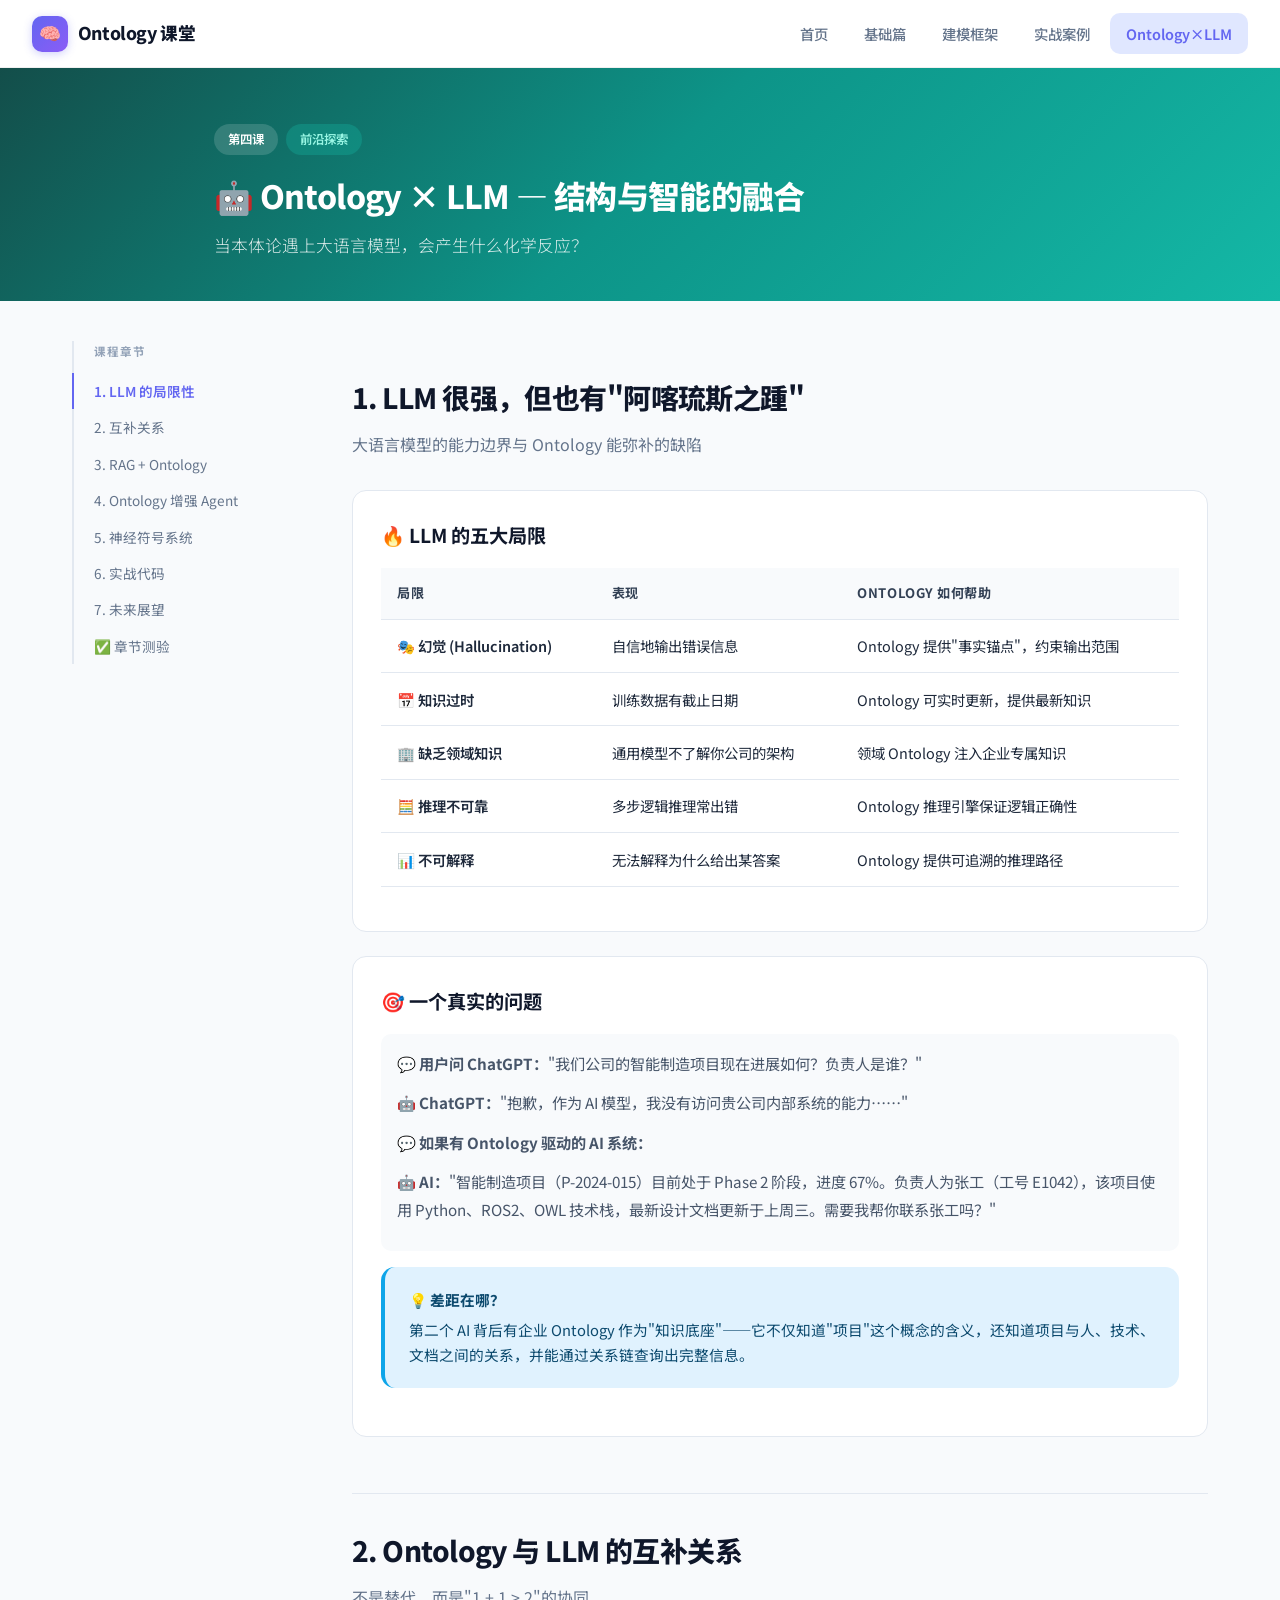
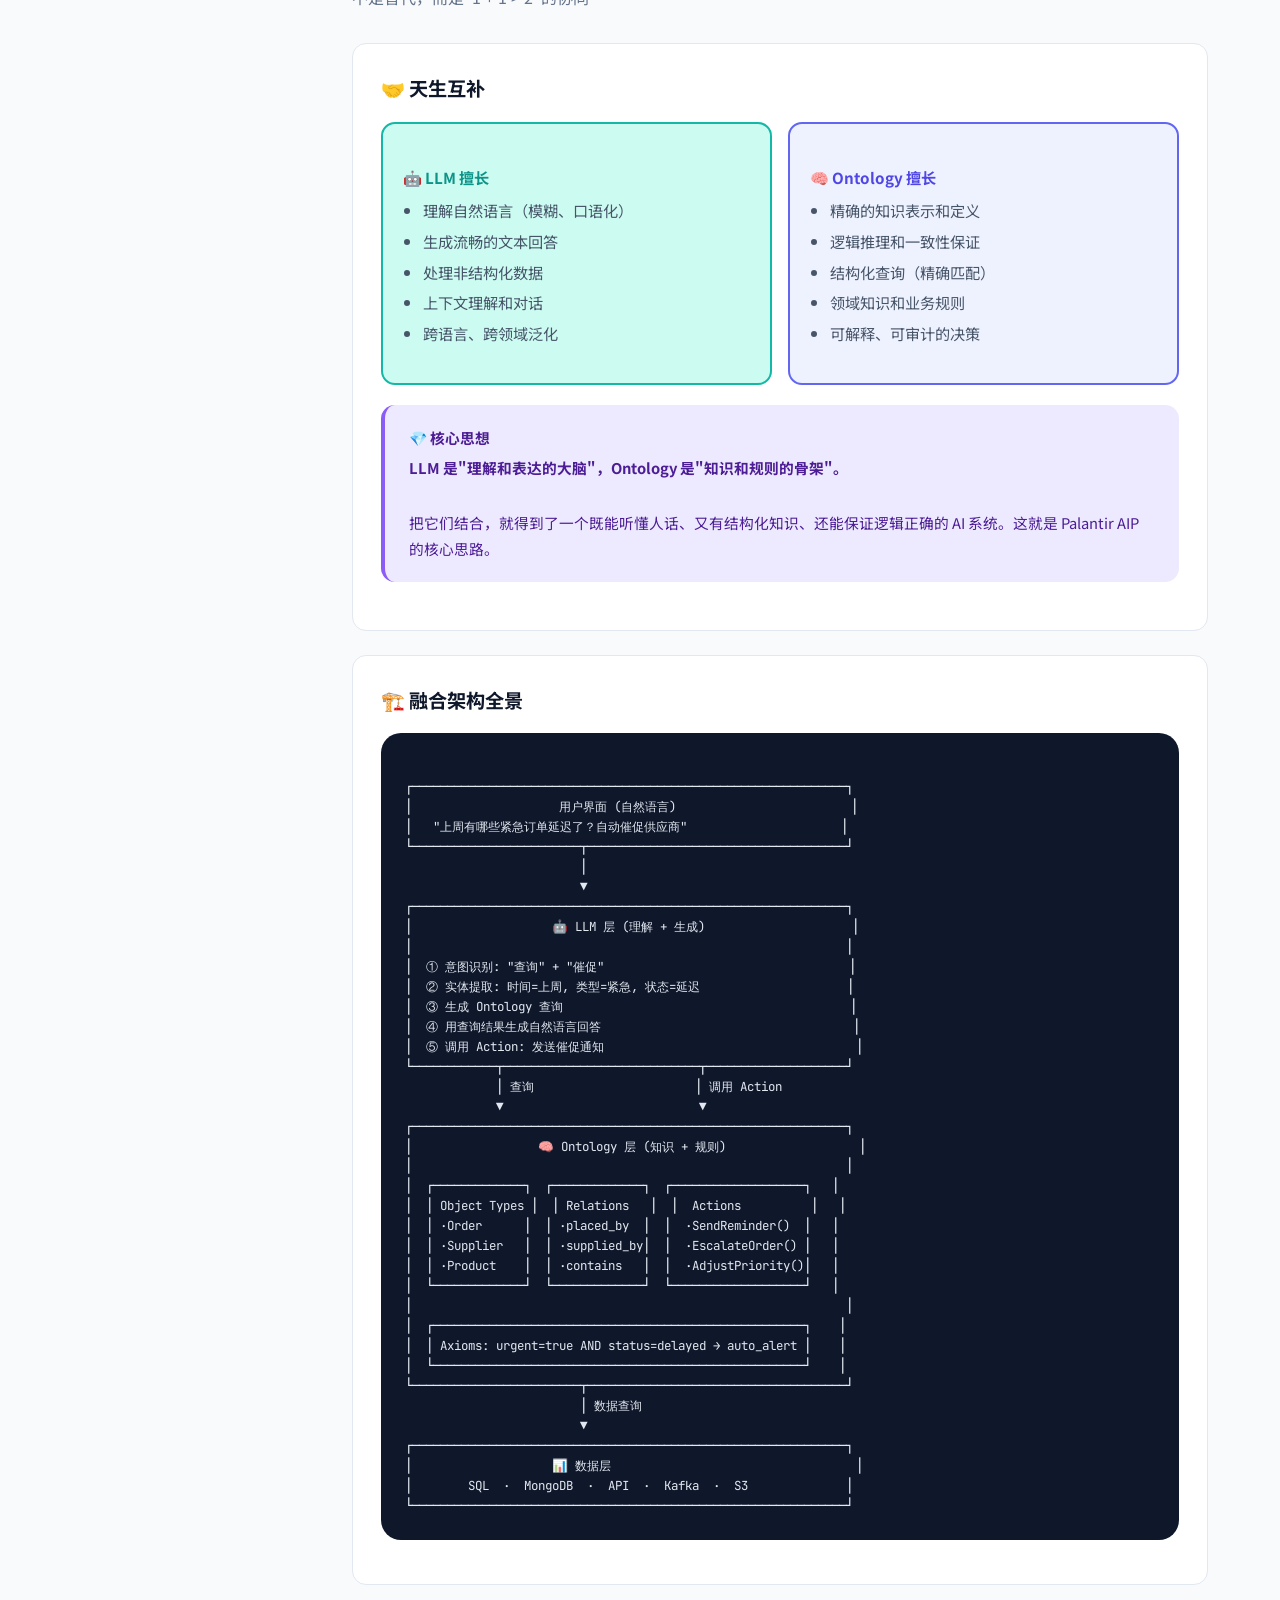
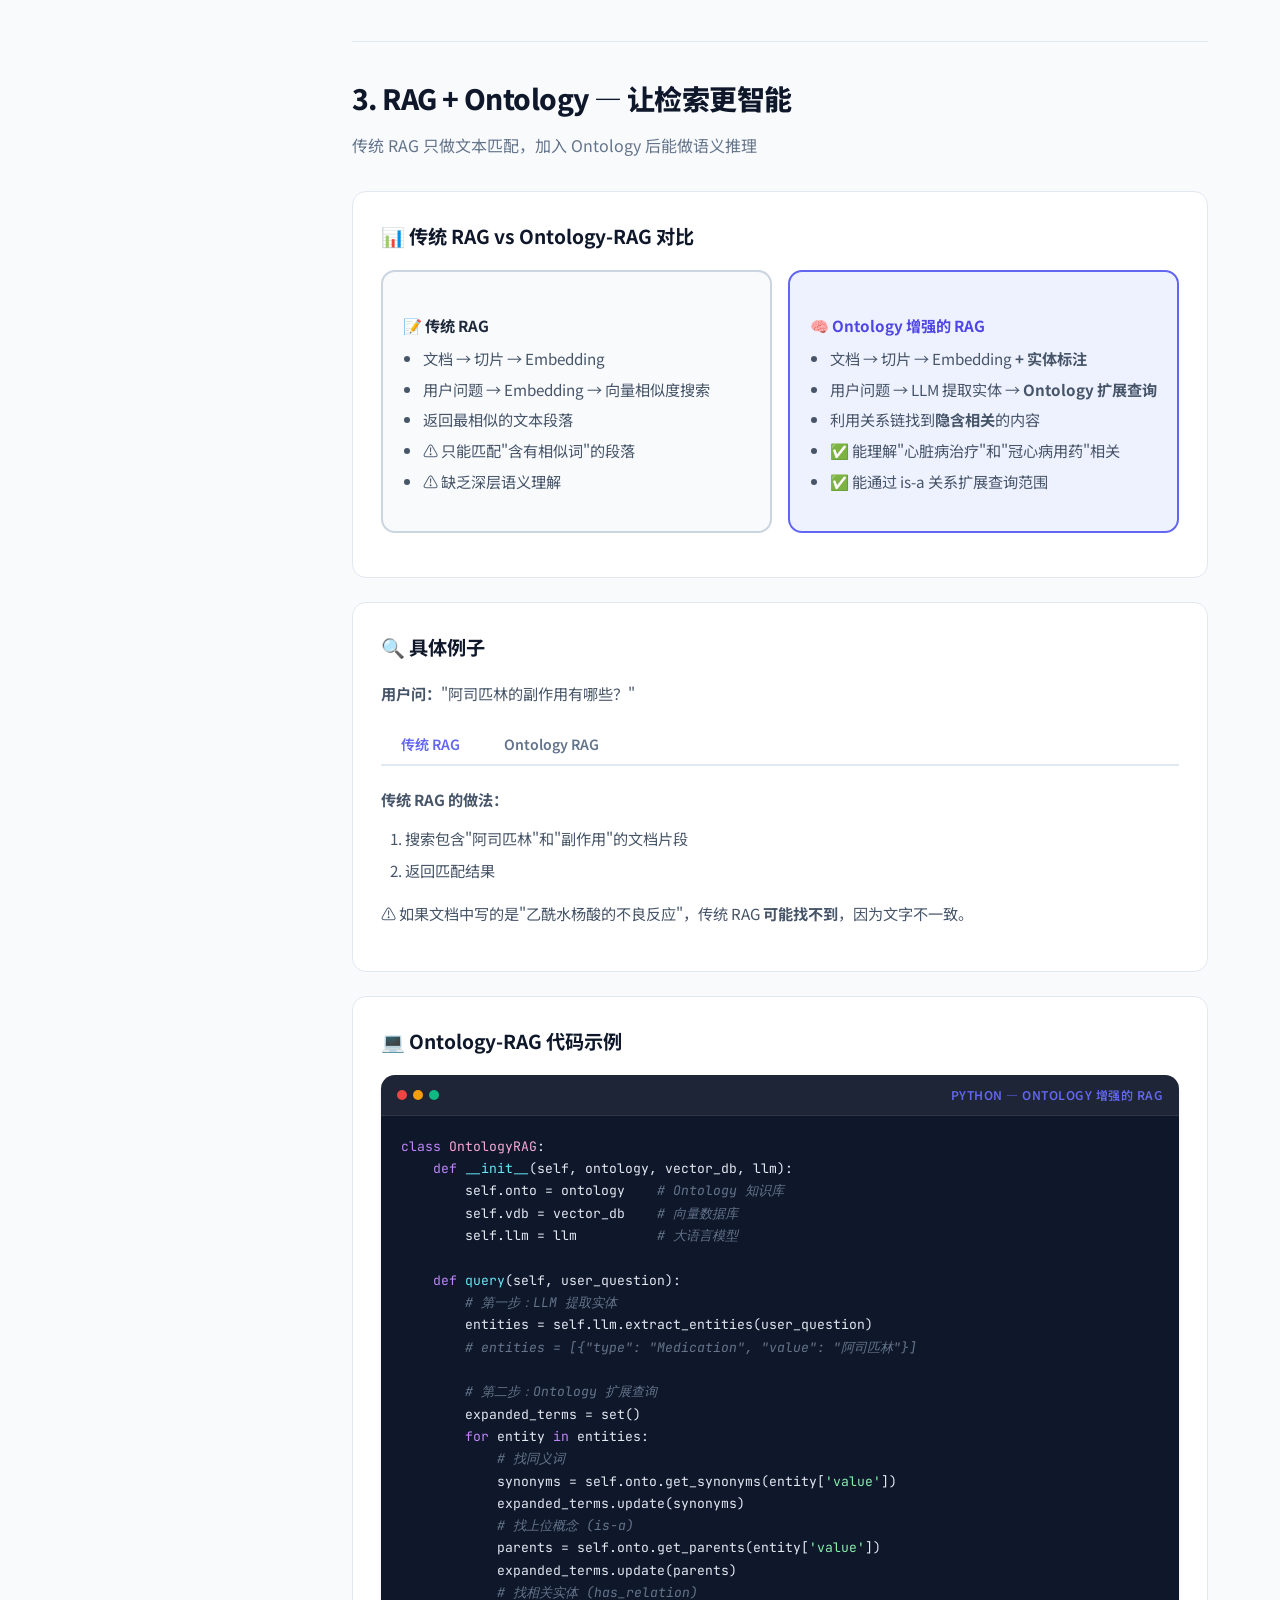
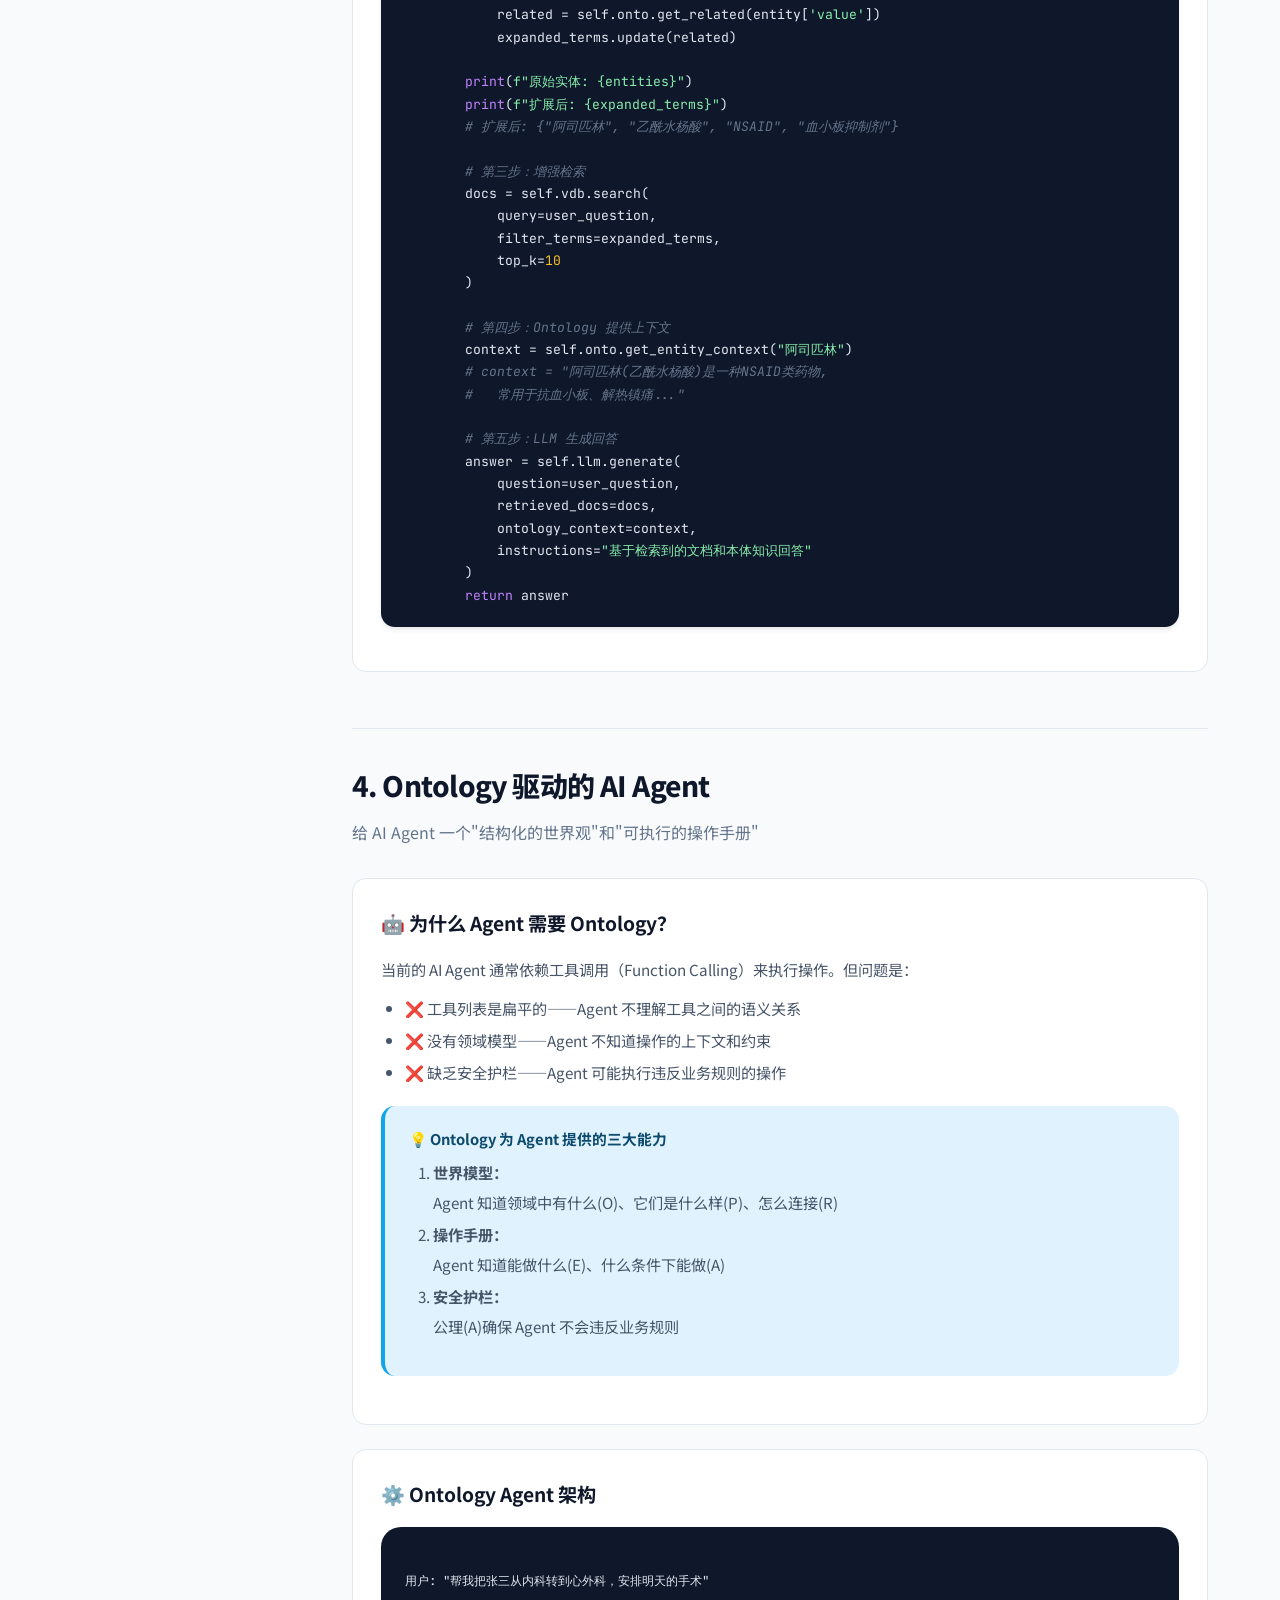
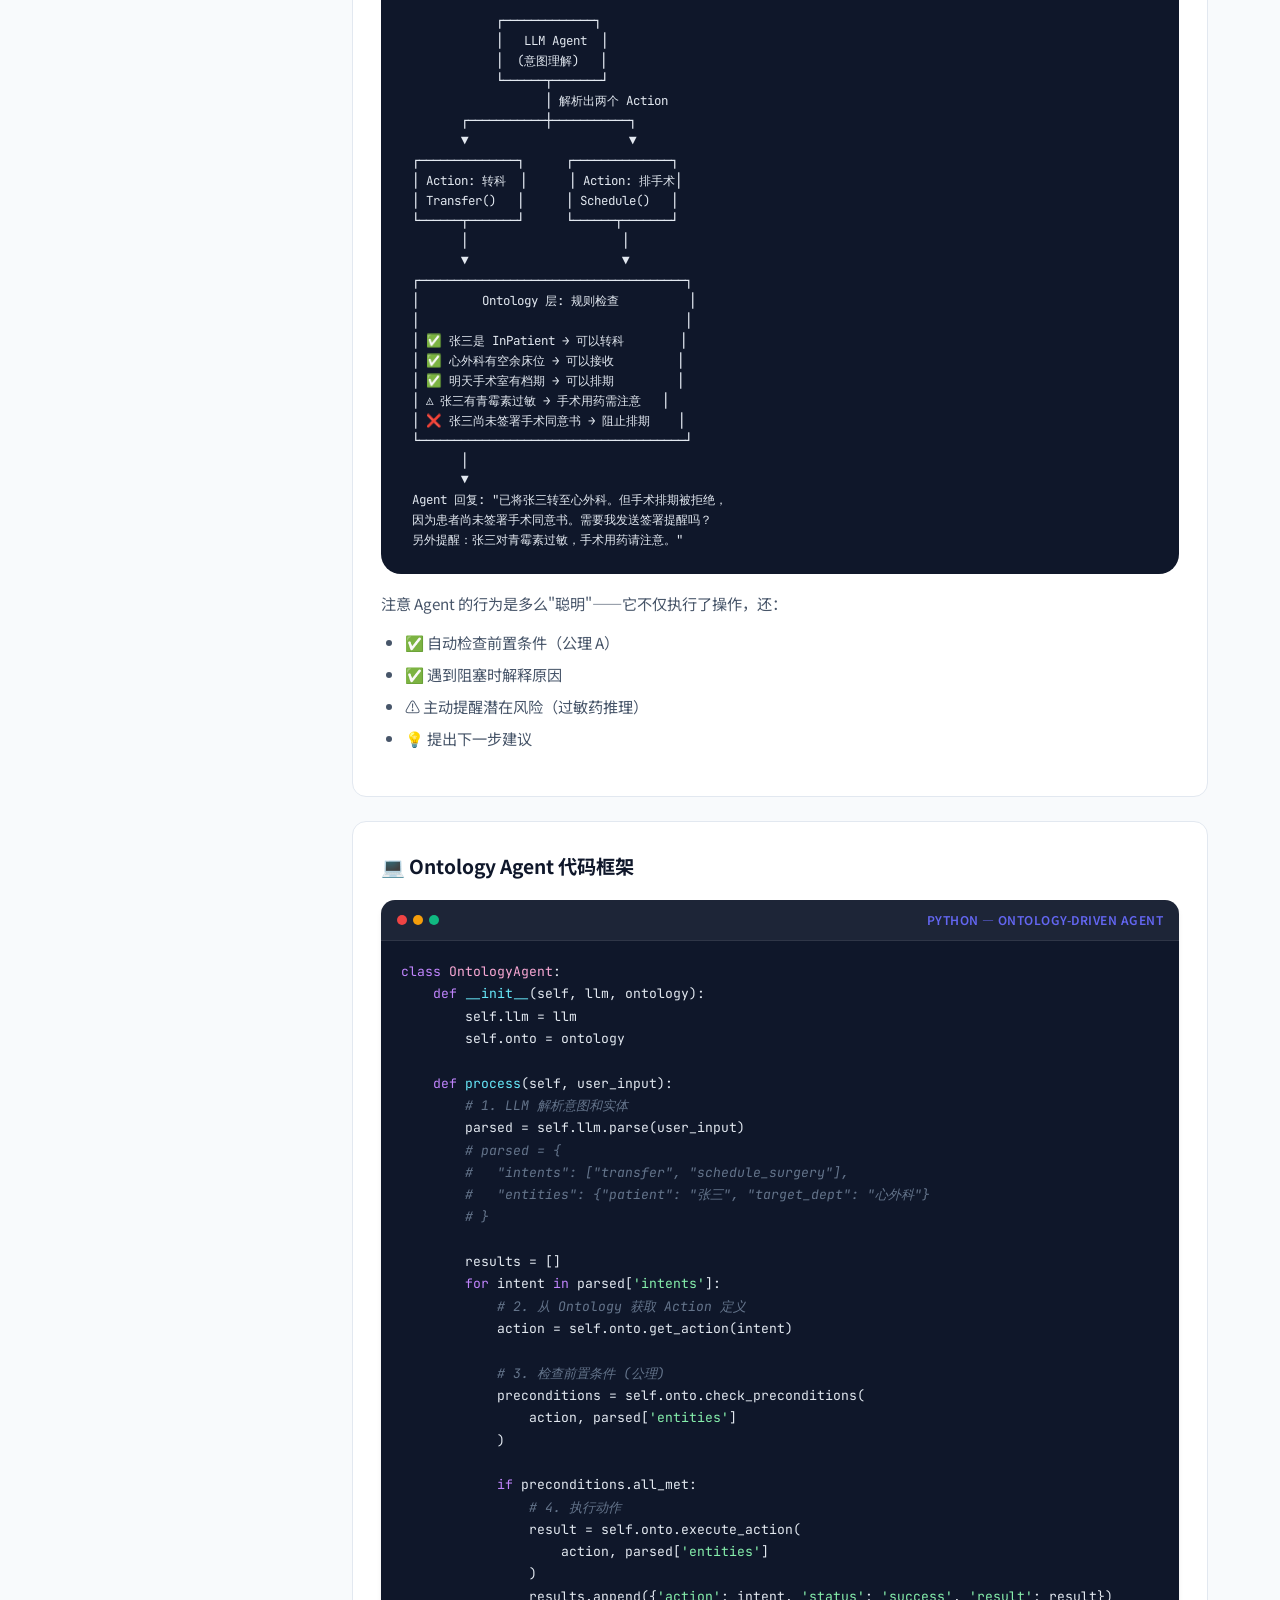
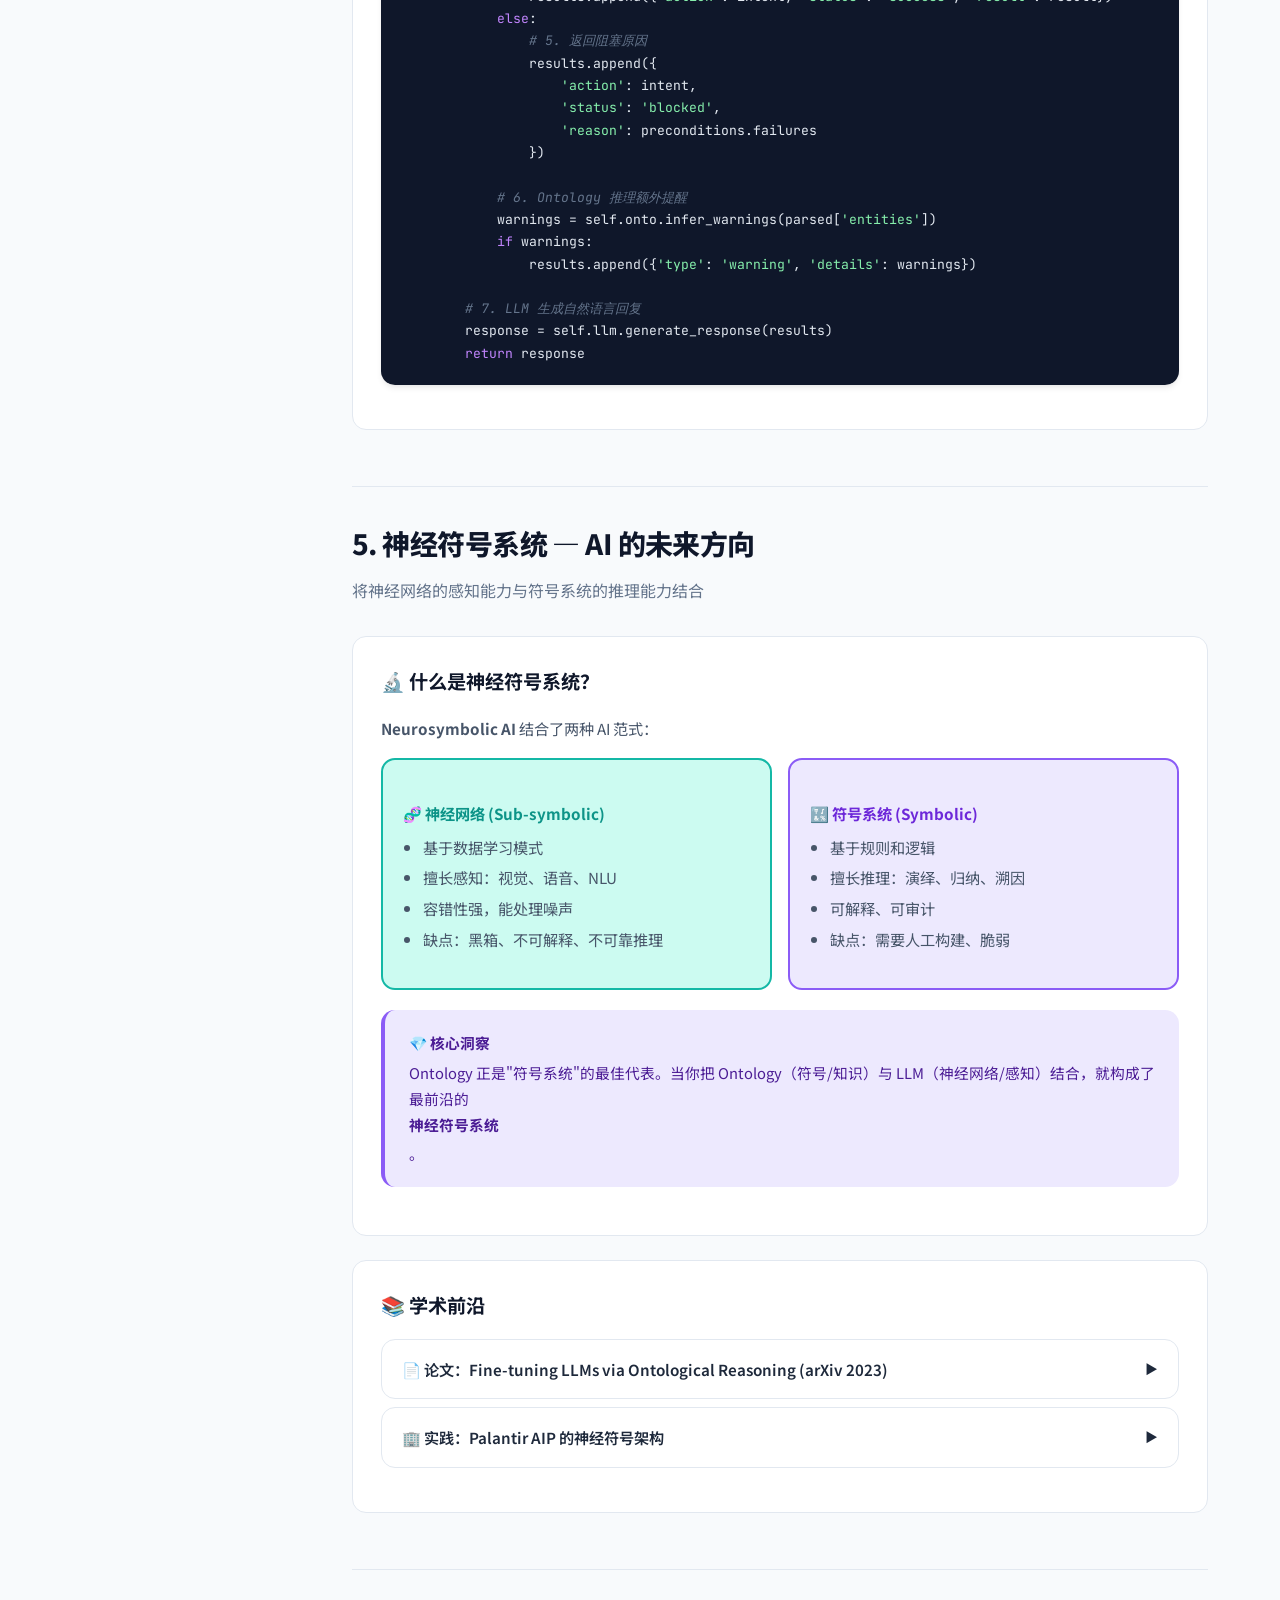
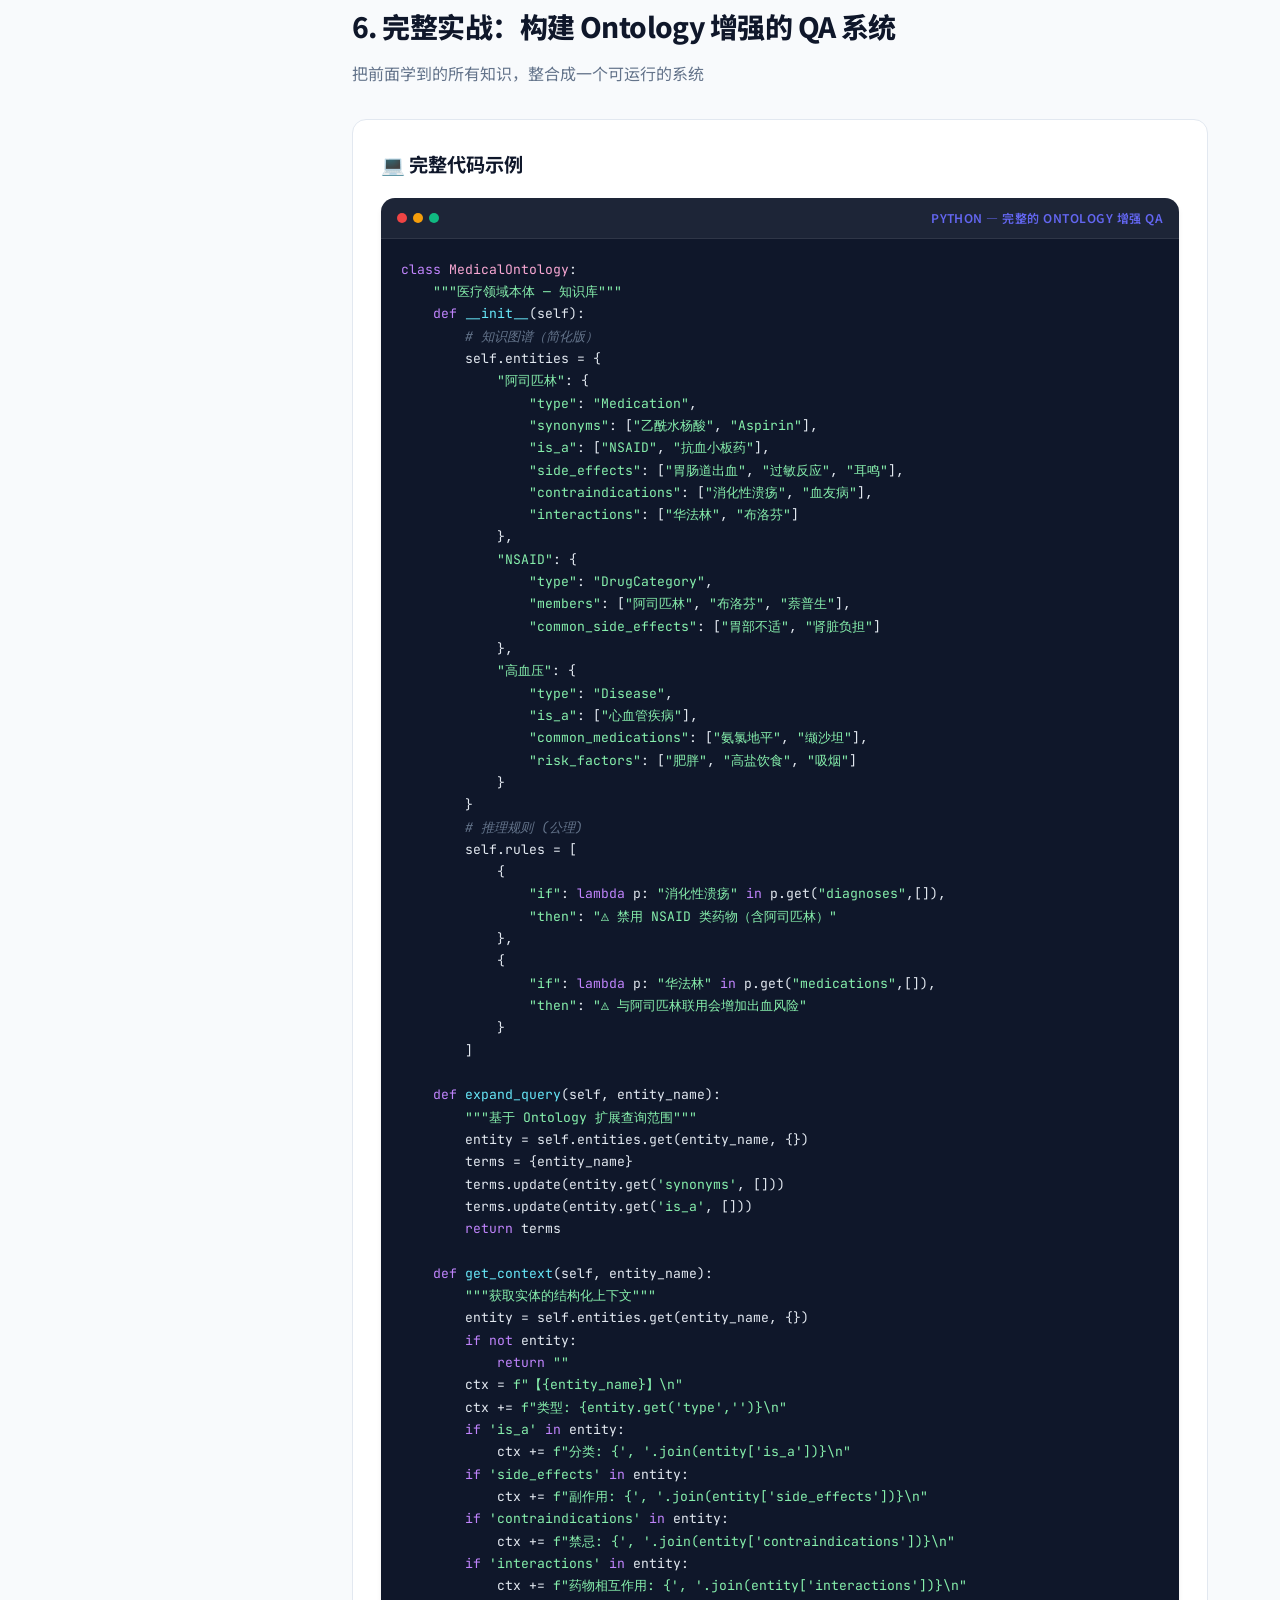
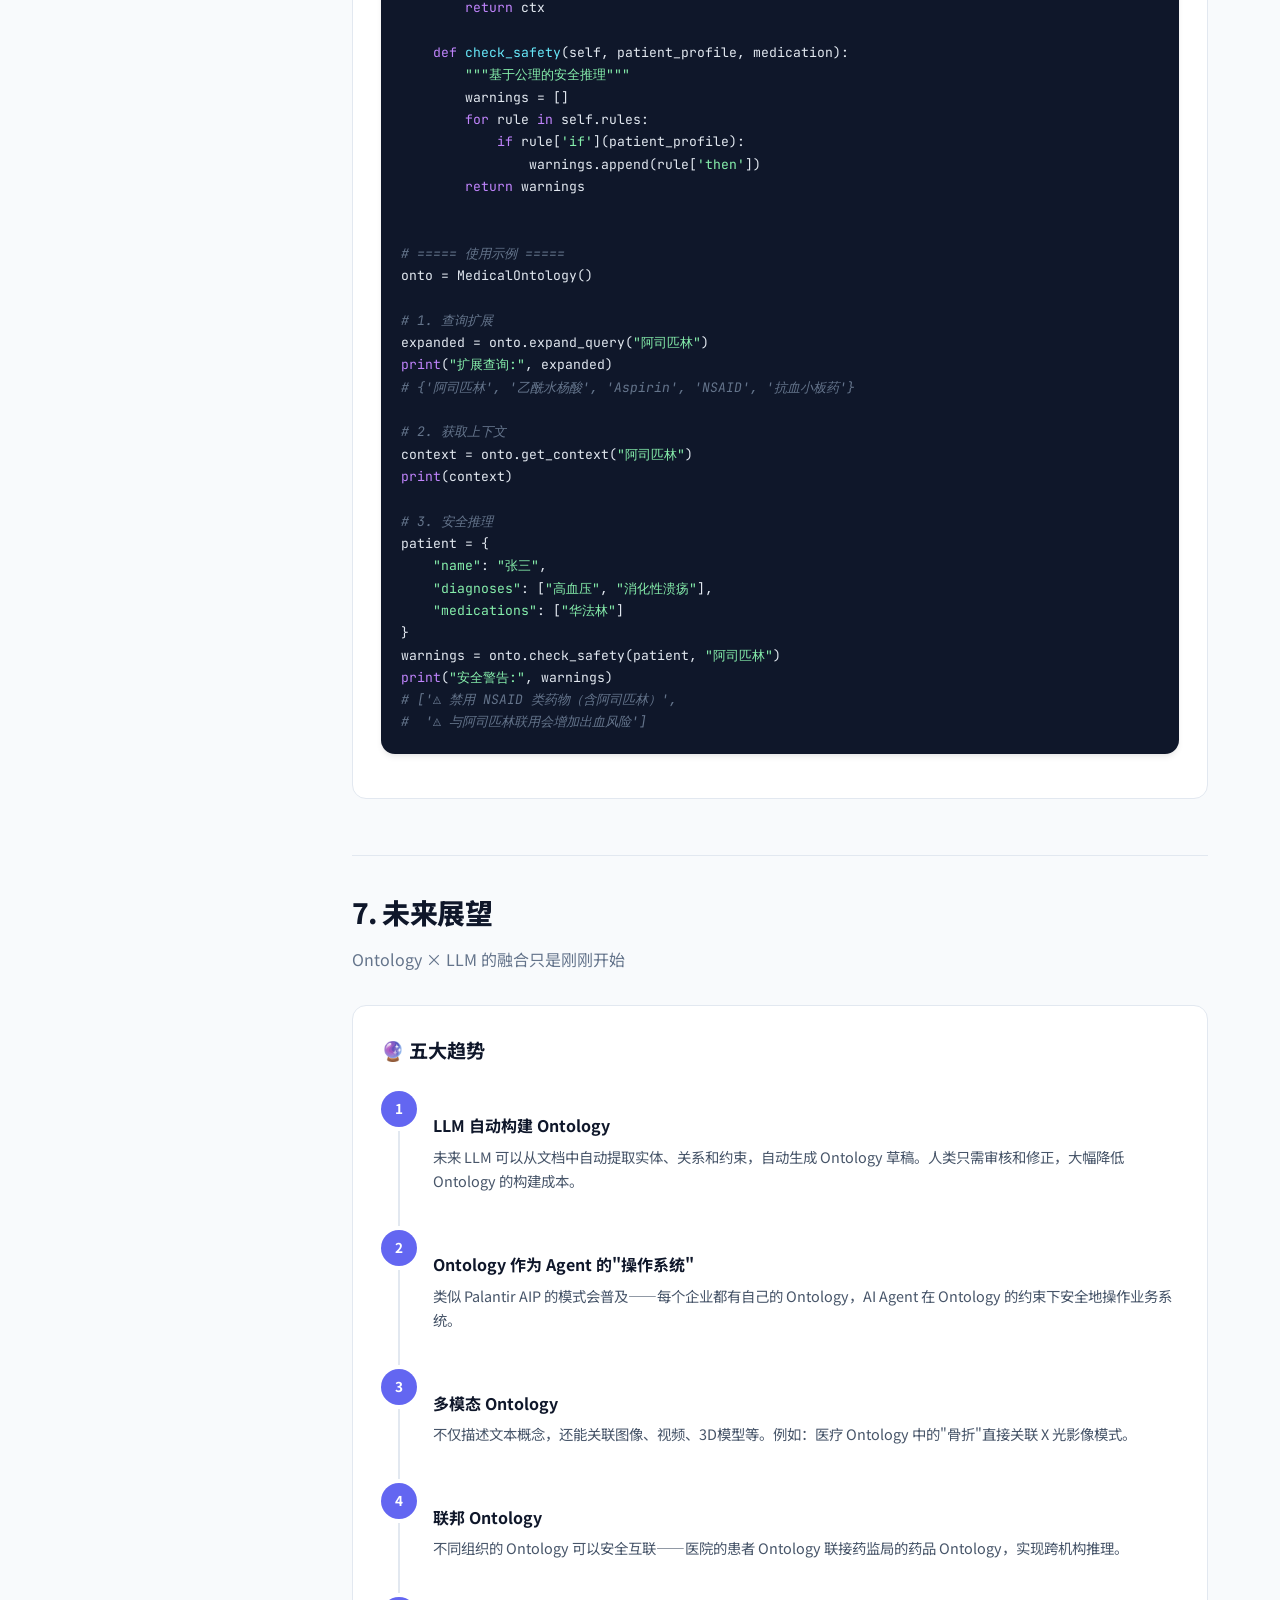
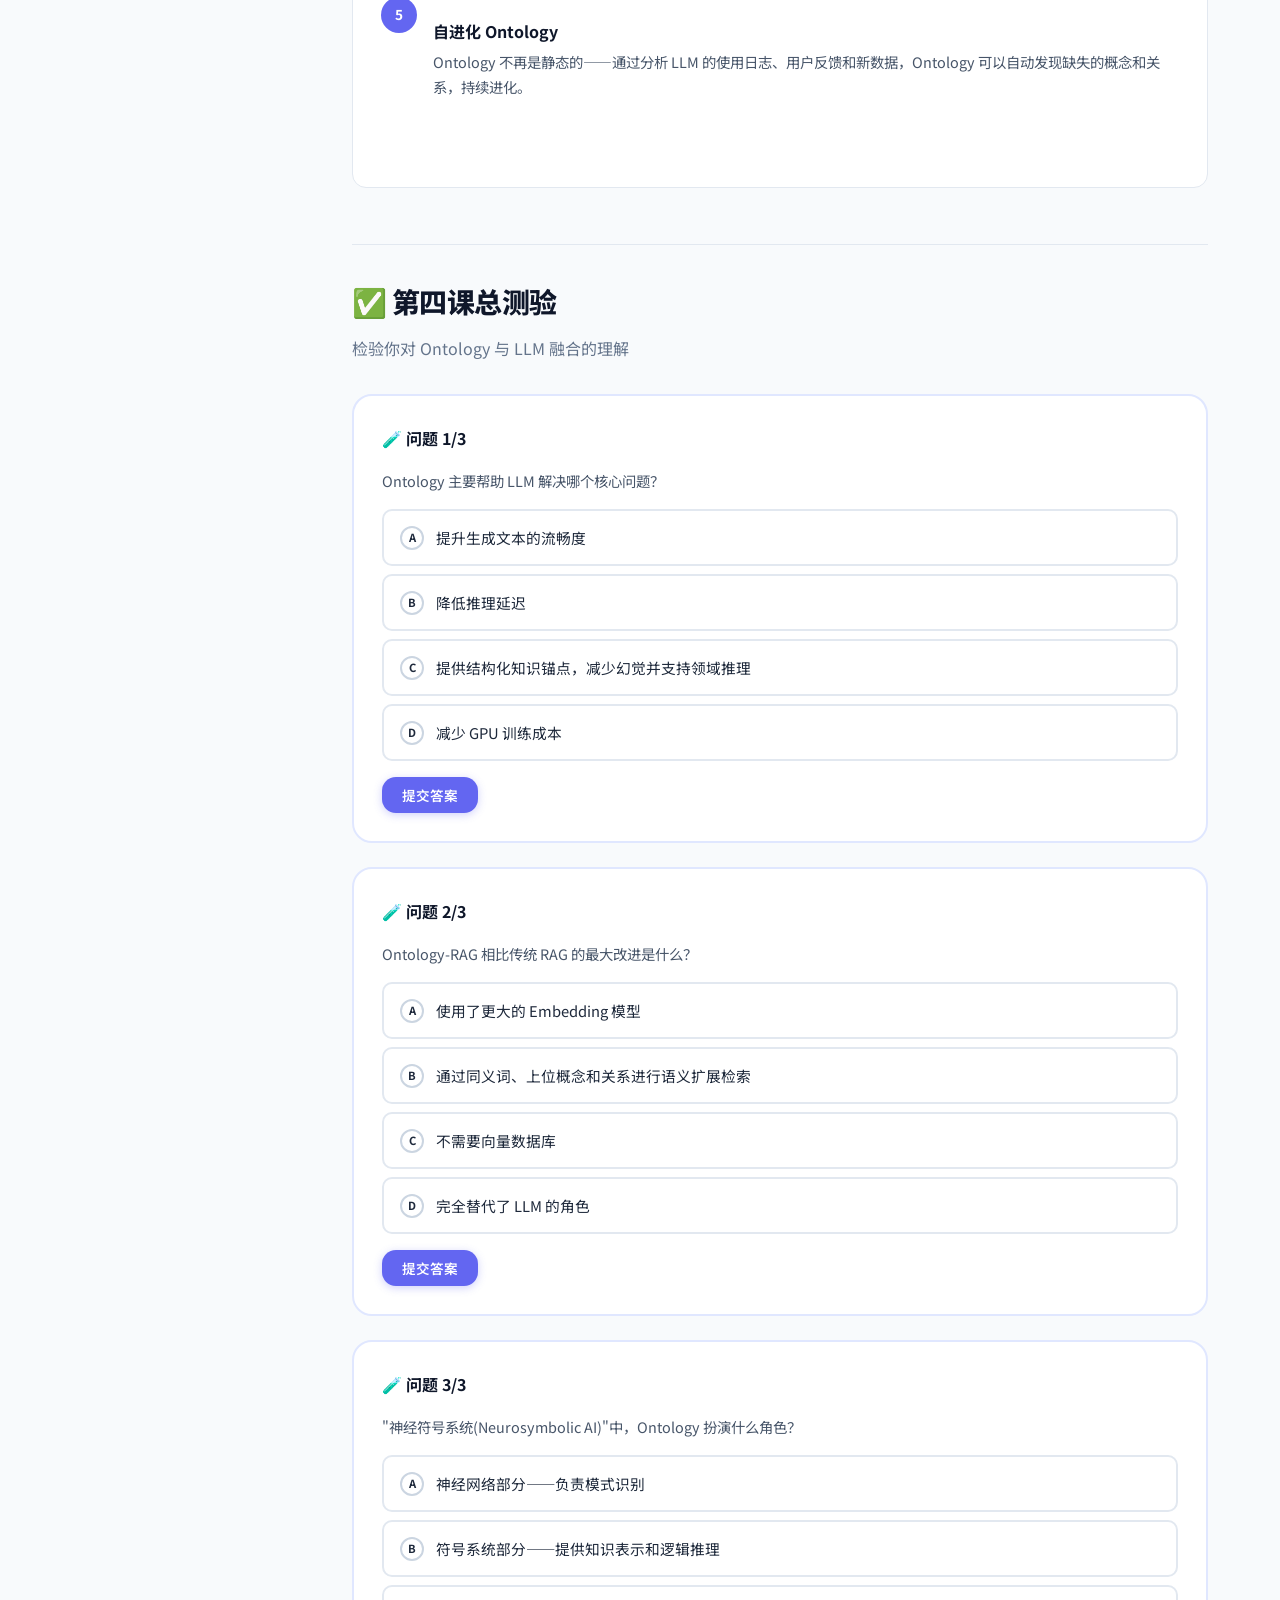
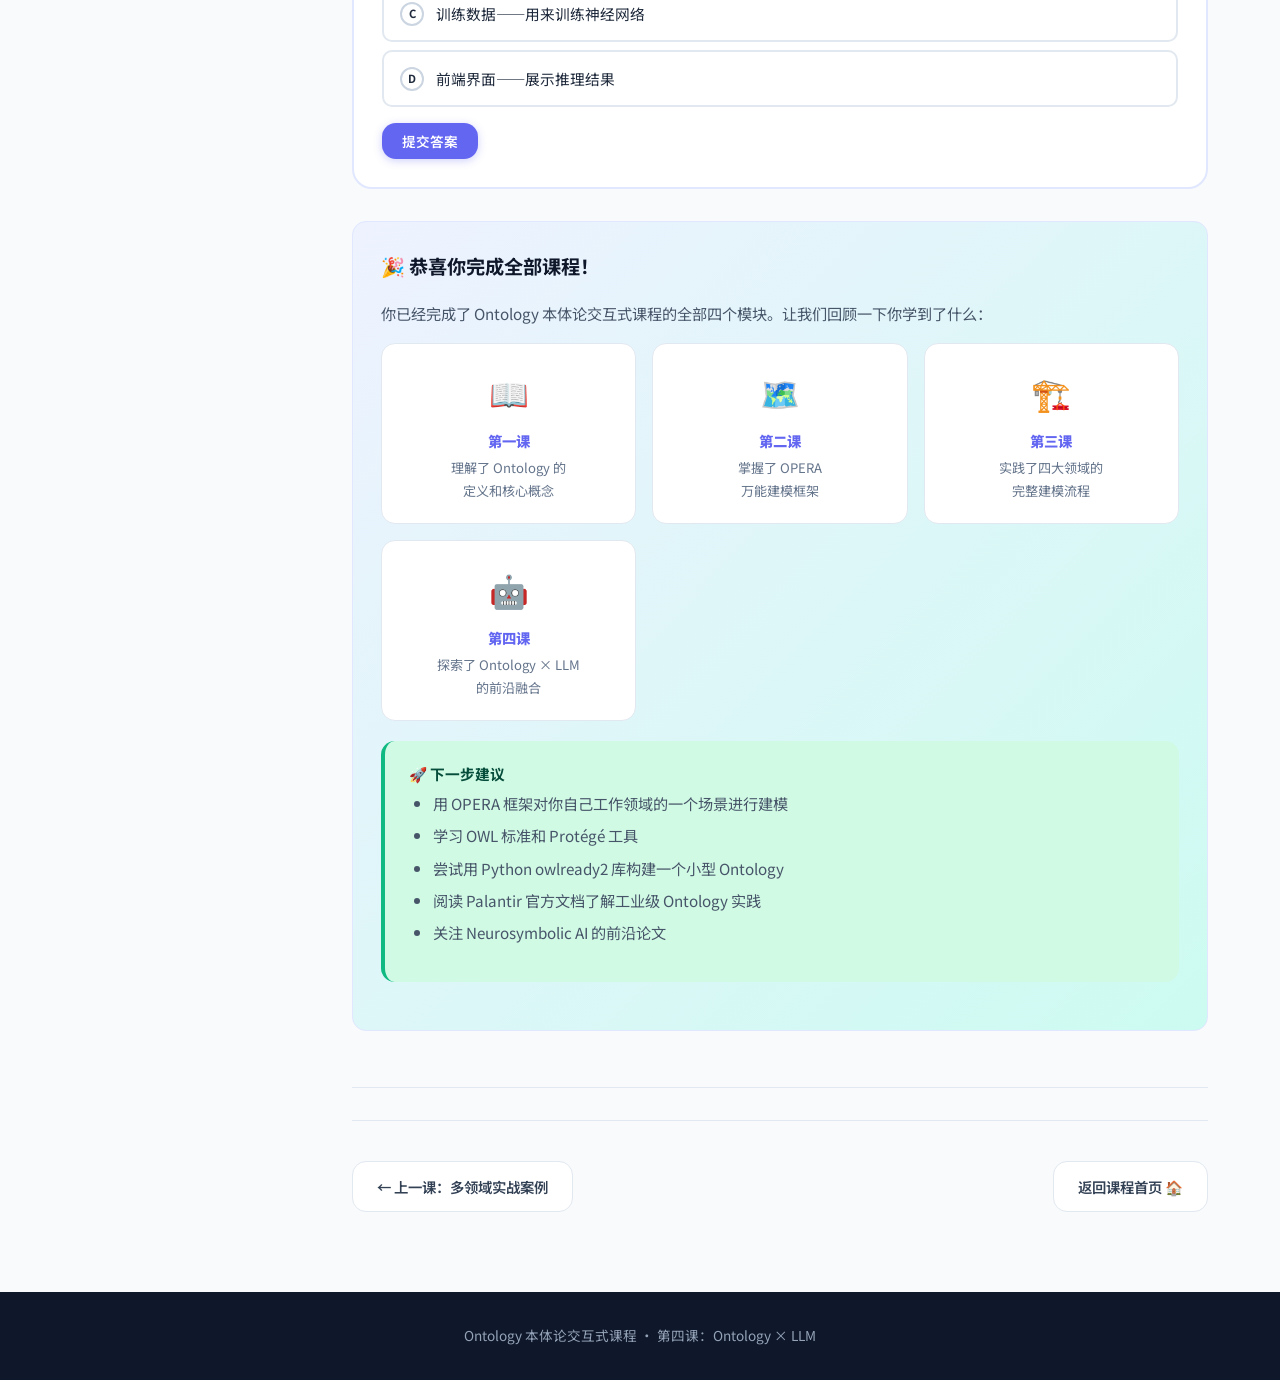
<file: ontology-course/course4-llm.html>
<!DOCTYPE html>
<html lang="zh-CN">
<head>
  <meta charset="UTF-8">
  <meta name="viewport" content="width=device-width, initial-scale=1.0">
  <title>第四课：Ontology × LLM · 本体论交互式课程</title>
  <link rel="stylesheet" href="css/styles.css">
  <style>
    .arch-diagram {
      background: var(--gray-900);
      border-radius: var(--radius-xl);
      padding: 1.5rem;
      margin: 1rem 0;
      color: #e2e8f0;
      font-family: var(--font-mono);
      font-size: 0.78rem;
      line-height: 1.6;
      overflow-x: auto;
      white-space: pre;
    }
    .fusion-card {
      display: grid;
      grid-template-columns: 1fr 1fr;
      gap: 1rem;
      margin: 1rem 0;
    }
    .fusion-side {
      padding: 1.25rem;
      border-radius: var(--radius-lg);
      border: 2px solid;
    }
    .fusion-side h4 {
      font-size: 0.95rem;
      font-weight: 700;
      margin-bottom: 0.5rem;
    }
    .fusion-side ul {
      padding-left: 1.25rem;
      font-size: 0.88rem;
    }
    .fusion-side li { margin-bottom: 0.3rem; }
    @media (max-width: 640px) {
      .fusion-card { grid-template-columns: 1fr; }
    }
  </style>
</head>
<body>
  <nav class="navbar" id="navbar">
    <a href="index.html" class="navbar-brand">
      <div class="logo">🧠</div>
      <span>Ontology 课堂</span>
    </a>
    <ul class="navbar-nav">
      <li><a href="index.html">首页</a></li>
      <li><a href="course1-basics.html">基础篇</a></li>
      <li><a href="course2-framework.html">建模框架</a></li>
      <li><a href="course3-cases.html">实战案例</a></li>
      <li><a href="course4-llm.html" class="active">Ontology×LLM</a></li>
    </ul>
  </nav>

  <div class="page-wrapper">
    <section class="course-hero" style="background: linear-gradient(135deg, #134e4a 0%, #0d9488 50%, #14b8a6 100%);">
      <div class="container">
        <div style="display:flex;gap:0.5rem;margin-bottom:0.75rem;">
          <span class="badge" style="background:rgba(255,255,255,0.15);color:white;">第四课</span>
          <span class="badge" style="background:rgba(20,184,166,0.3);color:#99f6e4;">前沿探索</span>
        </div>
        <h1>🤖 Ontology × LLM — 结构与智能的融合</h1>
        <p class="subtitle">当本体论遇上大语言模型，会产生什么化学反应？</p>
      </div>
    </section>

    <div class="layout-with-sidebar">
      <aside class="sidebar">
        <nav>
          <ul class="sidebar-nav">
            <li class="section-title">课程章节</li>
            <li><a href="#ch1" class="active">1. LLM 的局限性</a></li>
            <li><a href="#ch2">2. 互补关系</a></li>
            <li><a href="#ch3">3. RAG + Ontology</a></li>
            <li><a href="#ch4">4. Ontology 增强 Agent</a></li>
            <li><a href="#ch5">5. 神经符号系统</a></li>
            <li><a href="#ch6">6. 实战代码</a></li>
            <li><a href="#ch7">7. 未来展望</a></li>
            <li><a href="#quiz-final">✅ 章节测验</a></li>
          </ul>
        </nav>
      </aside>

      <main>
        <!-- 第 1 章 -->
        <section class="chapter" id="ch1">
          <div class="chapter-header">
            <h2>1. LLM 很强，但也有"阿喀琉斯之踵"</h2>
            <p>大语言模型的能力边界与 Ontology 能弥补的缺陷</p>
          </div>

          <div class="content-card">
            <h3>🔥 LLM 的五大局限</h3>
            <table class="comparison-table">
              <thead><tr><th>局限</th><th>表现</th><th>Ontology 如何帮助</th></tr></thead>
              <tbody>
                <tr>
                  <td>🎭 幻觉 (Hallucination)</td>
                  <td>自信地输出错误信息</td>
                  <td>Ontology 提供"事实锚点"，约束输出范围</td>
                </tr>
                <tr>
                  <td>📅 知识过时</td>
                  <td>训练数据有截止日期</td>
                  <td>Ontology 可实时更新，提供最新知识</td>
                </tr>
                <tr>
                  <td>🏢 缺乏领域知识</td>
                  <td>通用模型不了解你公司的架构</td>
                  <td>领域 Ontology 注入企业专属知识</td>
                </tr>
                <tr>
                  <td>🧮 推理不可靠</td>
                  <td>多步逻辑推理常出错</td>
                  <td>Ontology 推理引擎保证逻辑正确性</td>
                </tr>
                <tr>
                  <td>📊 不可解释</td>
                  <td>无法解释为什么给出某答案</td>
                  <td>Ontology 提供可追溯的推理路径</td>
                </tr>
              </tbody>
            </table>
          </div>

          <div class="content-card">
            <h3>🎯 一个真实的问题</h3>
            <div style="background:var(--gray-50);border-radius:var(--radius);padding:1rem;font-size:0.92rem;line-height:1.8;">
              <p>💬 <strong>用户问 ChatGPT：</strong>"我们公司的智能制造项目现在进展如何？负责人是谁？"</p>
              <p>🤖 <strong>ChatGPT：</strong>"抱歉，作为 AI 模型，我没有访问贵公司内部系统的能力……"</p>
              <p style="margin-top:0.75rem;">💬 <strong>如果有 Ontology 驱动的 AI 系统：</strong></p>
              <p>🤖 <strong>AI：</strong>"智能制造项目（P-2024-015）目前处于 Phase 2 阶段，进度 67%。负责人为张工（工号 E1042），该项目使用 Python、ROS2、OWL 技术栈，最新设计文档更新于上周三。需要我帮你联系张工吗？"</p>
            </div>
            <div class="callout callout-info" style="margin-top:1rem;">
              <strong>💡 差距在哪？</strong>
              第二个 AI 背后有企业 Ontology 作为"知识底座"——它不仅知道"项目"这个概念的含义，还知道项目与人、技术、文档之间的关系，并能通过关系链查询出完整信息。
            </div>
          </div>
        </section>

        <!-- 第 2 章 -->
        <section class="chapter" id="ch2">
          <div class="chapter-header">
            <h2>2. Ontology 与 LLM 的互补关系</h2>
            <p>不是替代，而是"1 + 1 > 2"的协同</p>
          </div>

          <div class="content-card">
            <h3>🤝 天生互补</h3>
            <div class="fusion-card">
              <div class="fusion-side" style="border-color:var(--teal);background:var(--teal-light);">
                <h4 style="color:#0d9488;">🤖 LLM 擅长</h4>
                <ul>
                  <li>理解自然语言（模糊、口语化）</li>
                  <li>生成流畅的文本回答</li>
                  <li>处理非结构化数据</li>
                  <li>上下文理解和对话</li>
                  <li>跨语言、跨领域泛化</li>
                </ul>
              </div>
              <div class="fusion-side" style="border-color:var(--primary);background:var(--primary-50);">
                <h4 style="color:var(--primary-dark);">🧠 Ontology 擅长</h4>
                <ul>
                  <li>精确的知识表示和定义</li>
                  <li>逻辑推理和一致性保证</li>
                  <li>结构化查询（精确匹配）</li>
                  <li>领域知识和业务规则</li>
                  <li>可解释、可审计的决策</li>
                </ul>
              </div>
            </div>

            <div class="callout callout-purple">
              <strong>💎 核心思想</strong>
              <strong>LLM 是"理解和表达的大脑"，Ontology 是"知识和规则的骨架"。</strong><br>
              把它们结合，就得到了一个既能听懂人话、又有结构化知识、还能保证逻辑正确的 AI 系统。这就是 Palantir AIP 的核心思路。
            </div>
          </div>

          <div class="content-card">
            <h3>🏗️ 融合架构全景</h3>
            <div class="arch-diagram">
┌──────────────────────────────────────────────────────────────┐
│                     用户界面 (自然语言)                         │
│   "上周有哪些紧急订单延迟了？自动催促供应商"                      │
└────────────────────────┬─────────────────────────────────────┘
                         │
                         ▼
┌──────────────────────────────────────────────────────────────┐
│                    🤖 LLM 层 (理解 + 生成)                     │
│                                                              │
│  ① 意图识别: "查询" + "催促"                                   │
│  ② 实体提取: 时间=上周, 类型=紧急, 状态=延迟                     │
│  ③ 生成 Ontology 查询                                         │
│  ④ 用查询结果生成自然语言回答                                    │
│  ⑤ 调用 Action: 发送催促通知                                    │
└────────────┬────────────────────────────┬────────────────────┘
             │ 查询                       │ 调用 Action
             ▼                            ▼
┌──────────────────────────────────────────────────────────────┐
│                  🧠 Ontology 层 (知识 + 规则)                   │
│                                                              │
│  ┌─────────────┐  ┌─────────────┐  ┌───────────────────┐   │
│  │ Object Types │  │ Relations   │  │  Actions          │   │
│  │ ·Order      │  │ ·placed_by  │  │  ·SendReminder()  │   │
│  │ ·Supplier   │  │ ·supplied_by│  │  ·EscalateOrder() │   │
│  │ ·Product    │  │ ·contains   │  │  ·AdjustPriority()│   │
│  └─────────────┘  └─────────────┘  └───────────────────┘   │
│                                                              │
│  ┌─────────────────────────────────────────────────────┐    │
│  │ Axioms: urgent=true AND status=delayed → auto_alert │    │
│  └─────────────────────────────────────────────────────┘    │
└────────────────────────┬─────────────────────────────────────┘
                         │ 数据查询
                         ▼
┌──────────────────────────────────────────────────────────────┐
│                    📊 数据层                                   │
│        SQL  ·  MongoDB  ·  API  ·  Kafka  ·  S3              │
└──────────────────────────────────────────────────────────────┘</div>
          </div>
        </section>

        <!-- 第 3 章 -->
        <section class="chapter" id="ch3">
          <div class="chapter-header">
            <h2>3. RAG + Ontology — 让检索更智能</h2>
            <p>传统 RAG 只做文本匹配，加入 Ontology 后能做语义推理</p>
          </div>

          <div class="content-card">
            <h3>📊 传统 RAG vs Ontology-RAG 对比</h3>
            <div class="fusion-card">
              <div class="fusion-side" style="border-color:var(--gray-300);background:var(--gray-50);">
                <h4>📝 传统 RAG</h4>
                <ul>
                  <li>文档 → 切片 → Embedding</li>
                  <li>用户问题 → Embedding → 向量相似度搜索</li>
                  <li>返回最相似的文本段落</li>
                  <li>⚠️ 只能匹配"含有相似词"的段落</li>
                  <li>⚠️ 缺乏深层语义理解</li>
                </ul>
              </div>
              <div class="fusion-side" style="border-color:var(--primary);background:var(--primary-50);">
                <h4 style="color:var(--primary-dark);">🧠 Ontology 增强的 RAG</h4>
                <ul>
                  <li>文档 → 切片 → Embedding <strong>+ 实体标注</strong></li>
                  <li>用户问题 → LLM 提取实体 → <strong>Ontology 扩展查询</strong></li>
                  <li>利用关系链找到<strong>隐含相关</strong>的内容</li>
                  <li>✅ 能理解"心脏病治疗"和"冠心病用药"相关</li>
                  <li>✅ 能通过 is-a 关系扩展查询范围</li>
                </ul>
              </div>
            </div>
          </div>

          <div class="content-card">
            <h3>🔍 具体例子</h3>
            <p><strong>用户问：</strong>"阿司匹林的副作用有哪些？"</p>
            
            <div class="tabs">
              <div class="tab-buttons">
                <button class="tab-btn active" onclick="switchTab(this, 'tab-trad-rag')">传统 RAG</button>
                <button class="tab-btn" onclick="switchTab(this, 'tab-onto-rag')">Ontology RAG</button>
              </div>
              <div class="tab-panel active" id="tab-trad-rag">
                <p><strong>传统 RAG 的做法：</strong></p>
                <ol>
                  <li>搜索包含"阿司匹林"和"副作用"的文档片段</li>
                  <li>返回匹配结果</li>
                </ol>
                <p>⚠️ 如果文档中写的是"乙酰水杨酸的不良反应"，传统 RAG <strong>可能找不到</strong>，因为文字不一致。</p>
              </div>
              <div class="tab-panel" id="tab-onto-rag">
                <p><strong>Ontology RAG 的做法：</strong></p>
                <ol>
                  <li>LLM 识别实体：药品=阿司匹林</li>
                  <li>查询 Ontology：阿司匹林 <code>same_as</code> 乙酰水杨酸</li>
                  <li>Ontology 扩展：阿司匹林 <code>is_a</code> NSAID（非甾体抗炎药）</li>
                  <li>搜索同时包含"阿司匹林 OR 乙酰水杨酸 OR NSAID"的文档</li>
                  <li>还能搜索 NSAID 类药物的共同副作用</li>
                </ol>
                <p>✅ 能找到更多相关内容，结果更全面准确。</p>
              </div>
            </div>
          </div>

          <div class="content-card">
            <h3>💻 Ontology-RAG 代码示例</h3>
            <div class="code-block">
              <div class="code-header">
                <div class="dots"><span></span><span></span><span></span></div>
                <span class="lang">Python — Ontology 增强的 RAG</span>
              </div>
              <pre>
<span class="keyword">class</span> <span class="type">OntologyRAG</span>:
    <span class="keyword">def</span> <span class="function">__init__</span>(self, ontology, vector_db, llm):
        self.onto = ontology    <span class="comment"># Ontology 知识库</span>
        self.vdb = vector_db    <span class="comment"># 向量数据库</span>
        self.llm = llm          <span class="comment"># 大语言模型</span>

    <span class="keyword">def</span> <span class="function">query</span>(self, user_question):
        <span class="comment"># 第一步：LLM 提取实体</span>
        entities = self.llm.extract_entities(user_question)
        <span class="comment"># entities = [{"type": "Medication", "value": "阿司匹林"}]</span>

        <span class="comment"># 第二步：Ontology 扩展查询</span>
        expanded_terms = set()
        <span class="keyword">for</span> entity <span class="keyword">in</span> entities:
            <span class="comment"># 找同义词</span>
            synonyms = self.onto.get_synonyms(entity[<span class="string">'value'</span>])
            expanded_terms.update(synonyms)
            <span class="comment"># 找上位概念 (is-a)</span>
            parents = self.onto.get_parents(entity[<span class="string">'value'</span>])
            expanded_terms.update(parents)
            <span class="comment"># 找相关实体 (has_relation)</span>
            related = self.onto.get_related(entity[<span class="string">'value'</span>])
            expanded_terms.update(related)

        <span class="keyword">print</span>(<span class="string">f"原始实体: {entities}"</span>)
        <span class="keyword">print</span>(<span class="string">f"扩展后: {expanded_terms}"</span>)
        <span class="comment"># 扩展后: {"阿司匹林", "乙酰水杨酸", "NSAID", "血小板抑制剂"}</span>

        <span class="comment"># 第三步：增强检索</span>
        docs = self.vdb.search(
            query=user_question,
            filter_terms=expanded_terms,
            top_k=<span class="number">10</span>
        )

        <span class="comment"># 第四步：Ontology 提供上下文</span>
        context = self.onto.get_entity_context(<span class="string">"阿司匹林"</span>)
        <span class="comment"># context = "阿司匹林(乙酰水杨酸)是一种NSAID类药物,</span>
        <span class="comment">#   常用于抗血小板、解热镇痛..."</span>

        <span class="comment"># 第五步：LLM 生成回答</span>
        answer = self.llm.generate(
            question=user_question,
            retrieved_docs=docs,
            ontology_context=context,
            instructions=<span class="string">"基于检索到的文档和本体知识回答"</span>
        )
        <span class="keyword">return</span> answer</pre>
            </div>
          </div>
        </section>

        <!-- 第 4 章 -->
        <section class="chapter" id="ch4">
          <div class="chapter-header">
            <h2>4. Ontology 驱动的 AI Agent</h2>
            <p>给 AI Agent 一个"结构化的世界观"和"可执行的操作手册"</p>
          </div>

          <div class="content-card">
            <h3>🤖 为什么 Agent 需要 Ontology？</h3>
            <p>当前的 AI Agent 通常依赖工具调用（Function Calling）来执行操作。但问题是：</p>
            <ul>
              <li>❌ 工具列表是扁平的——Agent 不理解工具之间的语义关系</li>
              <li>❌ 没有领域模型——Agent 不知道操作的上下文和约束</li>
              <li>❌ 缺乏安全护栏——Agent 可能执行违反业务规则的操作</li>
            </ul>

            <div class="callout callout-info">
              <strong>💡 Ontology 为 Agent 提供的三大能力</strong>
              <ol style="margin-top:0.5rem;">
                <li><strong>世界模型：</strong>Agent 知道领域中有什么(O)、它们是什么样(P)、怎么连接(R)</li>
                <li><strong>操作手册：</strong>Agent 知道能做什么(E)、什么条件下能做(A)</li>
                <li><strong>安全护栏：</strong>公理(A)确保 Agent 不会违反业务规则</li>
              </ol>
            </div>
          </div>

          <div class="content-card">
            <h3>⚙️ Ontology Agent 架构</h3>
            <div class="arch-diagram">
用户: "帮我把张三从内科转到心外科，安排明天的手术"

             ┌─────────────┐
             │   LLM Agent  │
             │  (意图理解)   │
             └──────┬───────┘
                    │ 解析出两个 Action
        ┌───────────┼───────────┐
        ▼                       ▼
 ┌──────────────┐      ┌──────────────┐
 │ Action: 转科  │      │ Action: 排手术│
 │ Transfer()   │      │ Schedule()   │
 └──────┬───────┘      └──────┬───────┘
        │                      │
        ▼                      ▼
 ┌──────────────────────────────────────┐
 │         Ontology 层: 规则检查          │
 │                                      │
 │ ✅ 张三是 InPatient → 可以转科        │
 │ ✅ 心外科有空余床位 → 可以接收         │
 │ ✅ 明天手术室有档期 → 可以排期         │
 │ ⚠️ 张三有青霉素过敏 → 手术用药需注意   │
 │ ❌ 张三尚未签署手术同意书 → 阻止排期    │
 └──────────────────────────────────────┘
        │
        ▼
 Agent 回复: "已将张三转至心外科。但手术排期被拒绝，
 因为患者尚未签署手术同意书。需要我发送签署提醒吗？
 另外提醒：张三对青霉素过敏，手术用药请注意。"</div>

            <p style="margin-top:1rem;">注意 Agent 的行为是多么"聪明"——它不仅执行了操作，还：</p>
            <ul>
              <li>✅ 自动检查前置条件（公理 A）</li>
              <li>✅ 遇到阻塞时解释原因</li>
              <li>⚠️ 主动提醒潜在风险（过敏药推理）</li>
              <li>💡 提出下一步建议</li>
            </ul>
          </div>

          <div class="content-card">
            <h3>💻 Ontology Agent 代码框架</h3>
            <div class="code-block">
              <div class="code-header">
                <div class="dots"><span></span><span></span><span></span></div>
                <span class="lang">Python — Ontology-Driven Agent</span>
              </div>
              <pre>
<span class="keyword">class</span> <span class="type">OntologyAgent</span>:
    <span class="keyword">def</span> <span class="function">__init__</span>(self, llm, ontology):
        self.llm = llm
        self.onto = ontology

    <span class="keyword">def</span> <span class="function">process</span>(self, user_input):
        <span class="comment"># 1. LLM 解析意图和实体</span>
        parsed = self.llm.parse(user_input)
        <span class="comment"># parsed = {</span>
        <span class="comment">#   "intents": ["transfer", "schedule_surgery"],</span>
        <span class="comment">#   "entities": {"patient": "张三", "target_dept": "心外科"}</span>
        <span class="comment"># }</span>

        results = []
        <span class="keyword">for</span> intent <span class="keyword">in</span> parsed[<span class="string">'intents'</span>]:
            <span class="comment"># 2. 从 Ontology 获取 Action 定义</span>
            action = self.onto.get_action(intent)

            <span class="comment"># 3. 检查前置条件 (公理)</span>
            preconditions = self.onto.check_preconditions(
                action, parsed[<span class="string">'entities'</span>]
            )

            <span class="keyword">if</span> preconditions.all_met:
                <span class="comment"># 4. 执行动作</span>
                result = self.onto.execute_action(
                    action, parsed[<span class="string">'entities'</span>]
                )
                results.append({<span class="string">'action'</span>: intent, <span class="string">'status'</span>: <span class="string">'success'</span>, <span class="string">'result'</span>: result})
            <span class="keyword">else</span>:
                <span class="comment"># 5. 返回阻塞原因</span>
                results.append({
                    <span class="string">'action'</span>: intent,
                    <span class="string">'status'</span>: <span class="string">'blocked'</span>,
                    <span class="string">'reason'</span>: preconditions.failures
                })

            <span class="comment"># 6. Ontology 推理额外提醒</span>
            warnings = self.onto.infer_warnings(parsed[<span class="string">'entities'</span>])
            <span class="keyword">if</span> warnings:
                results.append({<span class="string">'type'</span>: <span class="string">'warning'</span>, <span class="string">'details'</span>: warnings})

        <span class="comment"># 7. LLM 生成自然语言回复</span>
        response = self.llm.generate_response(results)
        <span class="keyword">return</span> response</pre>
            </div>
          </div>
        </section>

        <!-- 第 5 章 -->
        <section class="chapter" id="ch5">
          <div class="chapter-header">
            <h2>5. 神经符号系统 — AI 的未来方向</h2>
            <p>将神经网络的感知能力与符号系统的推理能力结合</p>
          </div>

          <div class="content-card">
            <h3>🔬 什么是神经符号系统？</h3>
            <p><strong>Neurosymbolic AI</strong> 结合了两种 AI 范式：</p>

            <div class="fusion-card">
              <div class="fusion-side" style="border-color:var(--teal);background:var(--teal-light);">
                <h4 style="color:#0d9488;">🧬 神经网络 (Sub-symbolic)</h4>
                <ul>
                  <li>基于数据学习模式</li>
                  <li>擅长感知：视觉、语音、NLU</li>
                  <li>容错性强，能处理噪声</li>
                  <li>缺点：黑箱、不可解释、不可靠推理</li>
                </ul>
              </div>
              <div class="fusion-side" style="border-color:var(--purple);background:var(--purple-light);">
                <h4 style="color:#6d28d9;">🔣 符号系统 (Symbolic)</h4>
                <ul>
                  <li>基于规则和逻辑</li>
                  <li>擅长推理：演绎、归纳、溯因</li>
                  <li>可解释、可审计</li>
                  <li>缺点：需要人工构建、脆弱</li>
                </ul>
              </div>
            </div>

            <div class="callout callout-purple">
              <strong>💎 核心洞察</strong>
              Ontology 正是"符号系统"的最佳代表。当你把 Ontology（符号/知识）与 LLM（神经网络/感知）结合，就构成了最前沿的<strong>神经符号系统</strong>。
            </div>
          </div>

          <div class="content-card">
            <h3>📚 学术前沿</h3>
            <div class="accordion">
              <div class="accordion-item">
                <div class="accordion-header" onclick="toggleAccordion(this)">
                  <span>📄 论文：Fine-tuning LLMs via Ontological Reasoning (arXiv 2023)</span>
                  <span class="arrow-icon">▶</span>
                </div>
                <div class="accordion-body">
                  <div class="accordion-body-inner">
                    <p><strong>核心思想：</strong>利用企业知识图谱（EKG）的本体推理能力来增强 LLM 的微调过程。</p>
                    <p><strong>方法：</strong></p>
                    <ul>
                      <li>构建企业知识图谱，用 OWL 定义本体</li>
                      <li>用本体推理引擎发现隐含知识</li>
                      <li>将推理得到的知识作为额外训练数据</li>
                      <li>微调 LLM 使其具备领域推理能力</li>
                    </ul>
                    <p><strong>效果：</strong>在企业 QA 任务上，准确率提升 23%，幻觉率降低 40%。</p>
                  </div>
                </div>
              </div>
              <div class="accordion-item">
                <div class="accordion-header" onclick="toggleAccordion(this)">
                  <span>🏢 实践：Palantir AIP 的神经符号架构</span>
                  <span class="arrow-icon">▶</span>
                </div>
                <div class="accordion-body">
                  <div class="accordion-body-inner">
                    <p><strong>Palantir 的方案</strong>可以看作是工业界最成功的神经符号系统之一：</p>
                    <ul>
                      <li><strong>Ontology 层（符号）：</strong>Object Types, Properties, Relations, Actions, Axioms</li>
                      <li><strong>LLM 层（神经）：</strong>理解自然语言、生成回答、调用 Action</li>
                      <li><strong>融合机制：</strong>LLM 通过 Ontology 的 API "看到"结构化数据，而不是直接访问原始数据库</li>
                    </ul>
                    <p><strong>启示：</strong>不需要等 AGI，用 Ontology + 现有 LLM 就能构建强大的 AI 系统。</p>
                  </div>
                </div>
              </div>
            </div>
          </div>
        </section>

        <!-- 第 6 章 -->
        <section class="chapter" id="ch6">
          <div class="chapter-header">
            <h2>6. 完整实战：构建 Ontology 增强的 QA 系统</h2>
            <p>把前面学到的所有知识，整合成一个可运行的系统</p>
          </div>

          <div class="content-card">
            <h3>💻 完整代码示例</h3>
            <div class="code-block">
              <div class="code-header">
                <div class="dots"><span></span><span></span><span></span></div>
                <span class="lang">Python — 完整的 Ontology 增强 QA</span>
              </div>
              <pre>
<span class="keyword">class</span> <span class="type">MedicalOntology</span>:
    <span class="string">"""医疗领域本体 — 知识库"""</span>
    <span class="keyword">def</span> <span class="function">__init__</span>(self):
        <span class="comment"># 知识图谱（简化版）</span>
        self.entities = {
            <span class="string">"阿司匹林"</span>: {
                <span class="string">"type"</span>: <span class="string">"Medication"</span>,
                <span class="string">"synonyms"</span>: [<span class="string">"乙酰水杨酸"</span>, <span class="string">"Aspirin"</span>],
                <span class="string">"is_a"</span>: [<span class="string">"NSAID"</span>, <span class="string">"抗血小板药"</span>],
                <span class="string">"side_effects"</span>: [<span class="string">"胃肠道出血"</span>, <span class="string">"过敏反应"</span>, <span class="string">"耳鸣"</span>],
                <span class="string">"contraindications"</span>: [<span class="string">"消化性溃疡"</span>, <span class="string">"血友病"</span>],
                <span class="string">"interactions"</span>: [<span class="string">"华法林"</span>, <span class="string">"布洛芬"</span>]
            },
            <span class="string">"NSAID"</span>: {
                <span class="string">"type"</span>: <span class="string">"DrugCategory"</span>,
                <span class="string">"members"</span>: [<span class="string">"阿司匹林"</span>, <span class="string">"布洛芬"</span>, <span class="string">"萘普生"</span>],
                <span class="string">"common_side_effects"</span>: [<span class="string">"胃部不适"</span>, <span class="string">"肾脏负担"</span>]
            },
            <span class="string">"高血压"</span>: {
                <span class="string">"type"</span>: <span class="string">"Disease"</span>,
                <span class="string">"is_a"</span>: [<span class="string">"心血管疾病"</span>],
                <span class="string">"common_medications"</span>: [<span class="string">"氨氯地平"</span>, <span class="string">"缬沙坦"</span>],
                <span class="string">"risk_factors"</span>: [<span class="string">"肥胖"</span>, <span class="string">"高盐饮食"</span>, <span class="string">"吸烟"</span>]
            }
        }
        <span class="comment"># 推理规则 (公理)</span>
        self.rules = [
            {
                <span class="string">"if"</span>: <span class="keyword">lambda</span> p: <span class="string">"消化性溃疡"</span> <span class="keyword">in</span> p.get(<span class="string">"diagnoses"</span>,[]),
                <span class="string">"then"</span>: <span class="string">"⚠️ 禁用 NSAID 类药物（含阿司匹林）"</span>
            },
            {
                <span class="string">"if"</span>: <span class="keyword">lambda</span> p: <span class="string">"华法林"</span> <span class="keyword">in</span> p.get(<span class="string">"medications"</span>,[]),
                <span class="string">"then"</span>: <span class="string">"⚠️ 与阿司匹林联用会增加出血风险"</span>
            }
        ]

    <span class="keyword">def</span> <span class="function">expand_query</span>(self, entity_name):
        <span class="string">"""基于 Ontology 扩展查询范围"""</span>
        entity = self.entities.get(entity_name, {})
        terms = {entity_name}
        terms.update(entity.get(<span class="string">'synonyms'</span>, []))
        terms.update(entity.get(<span class="string">'is_a'</span>, []))
        <span class="keyword">return</span> terms

    <span class="keyword">def</span> <span class="function">get_context</span>(self, entity_name):
        <span class="string">"""获取实体的结构化上下文"""</span>
        entity = self.entities.get(entity_name, {})
        <span class="keyword">if not</span> entity:
            <span class="keyword">return</span> <span class="string">""</span>
        ctx = <span class="string">f"【{entity_name}】\n"</span>
        ctx += <span class="string">f"类型: {entity.get('type','')}\n"</span>
        <span class="keyword">if</span> <span class="string">'is_a'</span> <span class="keyword">in</span> entity:
            ctx += <span class="string">f"分类: {', '.join(entity['is_a'])}\n"</span>
        <span class="keyword">if</span> <span class="string">'side_effects'</span> <span class="keyword">in</span> entity:
            ctx += <span class="string">f"副作用: {', '.join(entity['side_effects'])}\n"</span>
        <span class="keyword">if</span> <span class="string">'contraindications'</span> <span class="keyword">in</span> entity:
            ctx += <span class="string">f"禁忌: {', '.join(entity['contraindications'])}\n"</span>
        <span class="keyword">if</span> <span class="string">'interactions'</span> <span class="keyword">in</span> entity:
            ctx += <span class="string">f"药物相互作用: {', '.join(entity['interactions'])}\n"</span>
        <span class="keyword">return</span> ctx

    <span class="keyword">def</span> <span class="function">check_safety</span>(self, patient_profile, medication):
        <span class="string">"""基于公理的安全推理"""</span>
        warnings = []
        <span class="keyword">for</span> rule <span class="keyword">in</span> self.rules:
            <span class="keyword">if</span> rule[<span class="string">'if'</span>](patient_profile):
                warnings.append(rule[<span class="string">'then'</span>])
        <span class="keyword">return</span> warnings


<span class="comment"># ===== 使用示例 =====</span>
onto = MedicalOntology()

<span class="comment"># 1. 查询扩展</span>
expanded = onto.expand_query(<span class="string">"阿司匹林"</span>)
<span class="keyword">print</span>(<span class="string">"扩展查询:"</span>, expanded)
<span class="comment"># {'阿司匹林', '乙酰水杨酸', 'Aspirin', 'NSAID', '抗血小板药'}</span>

<span class="comment"># 2. 获取上下文</span>
context = onto.get_context(<span class="string">"阿司匹林"</span>)
<span class="keyword">print</span>(context)

<span class="comment"># 3. 安全推理</span>
patient = {
    <span class="string">"name"</span>: <span class="string">"张三"</span>,
    <span class="string">"diagnoses"</span>: [<span class="string">"高血压"</span>, <span class="string">"消化性溃疡"</span>],
    <span class="string">"medications"</span>: [<span class="string">"华法林"</span>]
}
warnings = onto.check_safety(patient, <span class="string">"阿司匹林"</span>)
<span class="keyword">print</span>(<span class="string">"安全警告:"</span>, warnings)
<span class="comment"># ['⚠️ 禁用 NSAID 类药物（含阿司匹林）',</span>
<span class="comment">#  '⚠️ 与阿司匹林联用会增加出血风险']</span></pre>
            </div>
          </div>
        </section>

        <!-- 第 7 章 -->
        <section class="chapter" id="ch7">
          <div class="chapter-header">
            <h2>7. 未来展望</h2>
            <p>Ontology × LLM 的融合只是刚刚开始</p>
          </div>

          <div class="content-card">
            <h3>🔮 五大趋势</h3>
            <div class="steps">
              <div class="step">
                <div class="step-indicator"><div class="step-number">1</div><div class="step-line"></div></div>
                <div class="step-content">
                  <h4>LLM 自动构建 Ontology</h4>
                  <p>未来 LLM 可以从文档中自动提取实体、关系和约束，自动生成 Ontology 草稿。人类只需审核和修正，大幅降低 Ontology 的构建成本。</p>
                </div>
              </div>
              <div class="step">
                <div class="step-indicator"><div class="step-number">2</div><div class="step-line"></div></div>
                <div class="step-content">
                  <h4>Ontology 作为 Agent 的"操作系统"</h4>
                  <p>类似 Palantir AIP 的模式会普及——每个企业都有自己的 Ontology，AI Agent 在 Ontology 的约束下安全地操作业务系统。</p>
                </div>
              </div>
              <div class="step">
                <div class="step-indicator"><div class="step-number">3</div><div class="step-line"></div></div>
                <div class="step-content">
                  <h4>多模态 Ontology</h4>
                  <p>不仅描述文本概念，还能关联图像、视频、3D模型等。例如：医疗 Ontology 中的"骨折"直接关联 X 光影像模式。</p>
                </div>
              </div>
              <div class="step">
                <div class="step-indicator"><div class="step-number">4</div><div class="step-line"></div></div>
                <div class="step-content">
                  <h4>联邦 Ontology</h4>
                  <p>不同组织的 Ontology 可以安全互联——医院的患者 Ontology 联接药监局的药品 Ontology，实现跨机构推理。</p>
                </div>
              </div>
              <div class="step">
                <div class="step-indicator"><div class="step-number">5</div><div class="step-line"></div></div>
                <div class="step-content">
                  <h4>自进化 Ontology</h4>
                  <p>Ontology 不再是静态的——通过分析 LLM 的使用日志、用户反馈和新数据，Ontology 可以自动发现缺失的概念和关系，持续进化。</p>
                </div>
              </div>
            </div>
          </div>
        </section>

        <!-- 测验 -->
        <section class="chapter" id="quiz-final">
          <div class="chapter-header">
            <h2>✅ 第四课总测验</h2>
            <p>检验你对 Ontology 与 LLM 融合的理解</p>
          </div>

          <div class="quiz-container" data-quiz="q9">
            <h4>🧪 问题 1/3</h4>
            <p style="margin-bottom:1rem;color:var(--gray-600);font-size:0.9rem;">Ontology 主要帮助 LLM 解决哪个核心问题？</p>
            <div class="quiz-option" data-value="a" onclick="selectOption(this)">
              <span class="marker">A</span> 提升生成文本的流畅度
            </div>
            <div class="quiz-option" data-value="b" onclick="selectOption(this)">
              <span class="marker">B</span> 降低推理延迟
            </div>
            <div class="quiz-option" data-value="c" onclick="selectOption(this)">
              <span class="marker">C</span> 提供结构化知识锚点，减少幻觉并支持领域推理
            </div>
            <div class="quiz-option" data-value="d" onclick="selectOption(this)">
              <span class="marker">D</span> 减少 GPU 训练成本
            </div>
            <div class="quiz-feedback correct">✅ 正确！Ontology 最核心的贡献是为 LLM 提供"事实锚点"和"推理框架"，让 AI 的输出有据可依、有规可循。</div>
            <div class="quiz-feedback incorrect">❌ Ontology 的核心价值不是性能优化，而是提供结构化知识和推理能力。正确答案是 C。</div>
            <div class="quiz-actions">
              <button class="btn btn-primary btn-sm" onclick="checkAnswer(this, 'c')">提交答案</button>
            </div>
          </div>

          <div class="quiz-container" data-quiz="q10">
            <h4>🧪 问题 2/3</h4>
            <p style="margin-bottom:1rem;color:var(--gray-600);font-size:0.9rem;">Ontology-RAG 相比传统 RAG 的最大改进是什么？</p>
            <div class="quiz-option" data-value="a" onclick="selectOption(this)">
              <span class="marker">A</span> 使用了更大的 Embedding 模型
            </div>
            <div class="quiz-option" data-value="b" onclick="selectOption(this)">
              <span class="marker">B</span> 通过同义词、上位概念和关系进行语义扩展检索
            </div>
            <div class="quiz-option" data-value="c" onclick="selectOption(this)">
              <span class="marker">C</span> 不需要向量数据库
            </div>
            <div class="quiz-option" data-value="d" onclick="selectOption(this)">
              <span class="marker">D</span> 完全替代了 LLM 的角色
            </div>
            <div class="quiz-feedback correct">✅ 正确！Ontology-RAG 的核心是利用本体中的同义词(same_as)、层级(is_a)和关联关系进行查询扩展，找到传统关键词匹配遗漏的内容。</div>
            <div class="quiz-feedback incorrect">❌ Ontology-RAG 仍然使用向量数据库和 LLM，核心改进是通过 Ontology 进行语义扩展检索。正确答案是 B。</div>
            <div class="quiz-actions">
              <button class="btn btn-primary btn-sm" onclick="checkAnswer(this, 'b')">提交答案</button>
            </div>
          </div>

          <div class="quiz-container" data-quiz="q11">
            <h4>🧪 问题 3/3</h4>
            <p style="margin-bottom:1rem;color:var(--gray-600);font-size:0.9rem;">"神经符号系统(Neurosymbolic AI)"中，Ontology 扮演什么角色？</p>
            <div class="quiz-option" data-value="a" onclick="selectOption(this)">
              <span class="marker">A</span> 神经网络部分——负责模式识别
            </div>
            <div class="quiz-option" data-value="b" onclick="selectOption(this)">
              <span class="marker">B</span> 符号系统部分——提供知识表示和逻辑推理
            </div>
            <div class="quiz-option" data-value="c" onclick="selectOption(this)">
              <span class="marker">C</span> 训练数据——用来训练神经网络
            </div>
            <div class="quiz-option" data-value="d" onclick="selectOption(this)">
              <span class="marker">D</span> 前端界面——展示推理结果
            </div>
            <div class="quiz-feedback correct">✅ 太棒了！在神经符号架构中，Ontology 是"符号"的代表——它提供结构化的知识表示和基于逻辑的推理。与之互补的是 LLM（神经网络），负责自然语言理解和生成。</div>
            <div class="quiz-feedback incorrect">❌ Ontology 属于"符号系统"阵营——提供形式化知识表示和逻辑推理。"神经"部分由 LLM/深度学习承担。正确答案是 B。</div>
            <div class="quiz-actions">
              <button class="btn btn-primary btn-sm" onclick="checkAnswer(this, 'b')">提交答案</button>
            </div>
          </div>

          <!-- 课程总结 -->
          <div class="content-card" style="background:linear-gradient(135deg, var(--primary-50), var(--teal-light));border-color:var(--primary-light);margin-top:2rem;">
            <h3>🎉 恭喜你完成全部课程！</h3>
            <p>你已经完成了 Ontology 本体论交互式课程的全部四个模块。让我们回顾一下你学到了什么：</p>
            <div class="value-grid" style="margin-top:1rem;">
              <div class="value-item">
                <div class="value-icon">📖</div>
                <div class="value-number" style="font-size:0.9rem;">第一课</div>
                <div class="value-label">理解了 Ontology 的<br>定义和核心概念</div>
              </div>
              <div class="value-item">
                <div class="value-icon">🗺️</div>
                <div class="value-number" style="font-size:0.9rem;">第二课</div>
                <div class="value-label">掌握了 OPERA<br>万能建模框架</div>
              </div>
              <div class="value-item">
                <div class="value-icon">🏗️</div>
                <div class="value-number" style="font-size:0.9rem;">第三课</div>
                <div class="value-label">实践了四大领域的<br>完整建模流程</div>
              </div>
              <div class="value-item">
                <div class="value-icon">🤖</div>
                <div class="value-number" style="font-size:0.9rem;">第四课</div>
                <div class="value-label">探索了 Ontology × LLM<br>的前沿融合</div>
              </div>
            </div>
            <div class="callout callout-success" style="margin-top:1rem;">
              <strong>🚀 下一步建议</strong>
              <ul>
                <li>用 OPERA 框架对你自己工作领域的一个场景进行建模</li>
                <li>学习 OWL 标准和 Protégé 工具</li>
                <li>尝试用 Python owlready2 库构建一个小型 Ontology</li>
                <li>阅读 Palantir 官方文档了解工业级 Ontology 实践</li>
                <li>关注 Neurosymbolic AI 的前沿论文</li>
              </ul>
            </div>
          </div>
        </section>

        <div class="page-nav">
          <a href="course3-cases.html">← 上一课：多领域实战案例</a>
          <a href="index.html">返回课程首页 🏠</a>
        </div>
      </main>
    </div>

    <footer class="footer">
      <p>Ontology 本体论交互式课程 · 第四课：Ontology × LLM</p>
    </footer>
  </div>

  <script src="js/scripts.js"></script>
</body>
</html>
</file>
<file: ontology-course/css/styles.css>
/* ============================================
   Ontology 本体论交互式课程 - 全局样式
   ============================================ */

/* Google Fonts */
@import url('https://fonts.googleapis.com/css2?family=Inter:wght@300;400;500;600;700;800;900&family=JetBrains+Mono:wght@400;500;600&family=Noto+Sans+SC:wght@300;400;500;700;900&display=swap');

/* CSS 变量 */
:root {
  --primary: #6366f1;
  --primary-dark: #4f46e5;
  --primary-light: #e0e7ff;
  --primary-50: #eef2ff;
  --secondary: #0ea5e9;
  --secondary-light: #e0f2fe;
  --accent: #f59e0b;
  --accent-light: #fef3c7;
  --success: #10b981;
  --success-light: #d1fae5;
  --danger: #ef4444;
  --danger-light: #fee2e2;
  --purple: #8b5cf6;
  --purple-light: #ede9fe;
  --pink: #ec4899;
  --pink-light: #fce7f3;
  --teal: #14b8a6;
  --teal-light: #ccfbf1;
  --orange: #f97316;
  --orange-light: #ffedd5;

  --gray-50: #f8fafc;
  --gray-100: #f1f5f9;
  --gray-200: #e2e8f0;
  --gray-300: #cbd5e1;
  --gray-400: #94a3b8;
  --gray-500: #64748b;
  --gray-600: #475569;
  --gray-700: #334155;
  --gray-800: #1e293b;
  --gray-900: #0f172a;

  --font-sans: 'Noto Sans SC', 'Inter', -apple-system, BlinkMacSystemFont, 'Segoe UI', sans-serif;
  --font-mono: 'JetBrains Mono', 'Fira Code', monospace;

  --shadow-xs: 0 1px 2px rgba(0,0,0,0.05);
  --shadow-sm: 0 1px 3px rgba(0,0,0,0.08), 0 1px 2px rgba(0,0,0,0.04);
  --shadow-md: 0 4px 6px -1px rgba(0,0,0,0.08), 0 2px 4px -2px rgba(0,0,0,0.05);
  --shadow-lg: 0 10px 15px -3px rgba(0,0,0,0.08), 0 4px 6px -4px rgba(0,0,0,0.03);
  --shadow-xl: 0 20px 25px -5px rgba(0,0,0,0.08), 0 8px 10px -6px rgba(0,0,0,0.03);
  --shadow-glow: 0 0 20px rgba(99,102,241,0.15);

  --radius-sm: 6px;
  --radius: 10px;
  --radius-lg: 14px;
  --radius-xl: 20px;
  --radius-2xl: 24px;

  --transition-fast: all 0.15s ease;
  --transition: all 0.25s cubic-bezier(0.4, 0, 0.2, 1);
  --transition-slow: all 0.4s cubic-bezier(0.4, 0, 0.2, 1);
}

/* ============================================
   基础重置
   ============================================ */
*, *::before, *::after {
  margin: 0;
  padding: 0;
  box-sizing: border-box;
}

html {
  scroll-behavior: smooth;
  font-size: 16px;
  scroll-padding-top: 80px;
}

body {
  font-family: var(--font-sans);
  color: var(--gray-800);
  background: var(--gray-50);
  line-height: 1.75;
  -webkit-font-smoothing: antialiased;
  -moz-osx-font-smoothing: grayscale;
}

img { max-width: 100%; display: block; }
a { color: var(--primary); text-decoration: none; transition: var(--transition-fast); }
a:hover { color: var(--primary-dark); }

/* ============================================
   导航栏
   ============================================ */
.navbar {
  position: fixed;
  top: 0;
  left: 0;
  right: 0;
  z-index: 1000;
  background: rgba(255,255,255,0.92);
  backdrop-filter: blur(16px) saturate(180%);
  -webkit-backdrop-filter: blur(16px) saturate(180%);
  border-bottom: 1px solid rgba(0,0,0,0.06);
  padding: 0 2rem;
  height: 68px;
  display: flex;
  align-items: center;
  justify-content: space-between;
  transition: var(--transition);
}

.navbar.scrolled {
  box-shadow: var(--shadow-md);
}

.navbar-brand {
  display: flex;
  align-items: center;
  gap: 0.6rem;
  text-decoration: none;
  color: var(--gray-900);
  font-weight: 800;
  font-size: 1.1rem;
  letter-spacing: -0.02em;
}

.navbar-brand .logo {
  width: 36px;
  height: 36px;
  background: linear-gradient(135deg, var(--primary), var(--purple));
  border-radius: var(--radius);
  display: flex;
  align-items: center;
  justify-content: center;
  color: white;
  font-size: 1.1rem;
  box-shadow: 0 2px 8px rgba(99,102,241,0.3);
}

.navbar-nav {
  display: flex;
  list-style: none;
  gap: 0.25rem;
  align-items: center;
}

.navbar-nav a {
  display: block;
  padding: 0.5rem 1rem;
  color: var(--gray-500);
  font-size: 0.9rem;
  font-weight: 500;
  border-radius: var(--radius);
  transition: var(--transition-fast);
}

.navbar-nav a:hover {
  color: var(--primary);
  background: var(--primary-50);
}

.navbar-nav a.active {
  color: var(--primary);
  background: var(--primary-light);
  font-weight: 600;
}

/* ============================================
   页面包装器
   ============================================ */
.page-wrapper {
  padding-top: 68px;
  min-height: 100vh;
}

/* ============================================
   容器
   ============================================ */
.container {
  max-width: 900px;
  margin: 0 auto;
  padding: 0 1.5rem;
}

.container-wide {
  max-width: 1200px;
  margin: 0 auto;
  padding: 0 2rem;
}

/* ============================================
   首页 Hero
   ============================================ */
.hero {
  position: relative;
  background: linear-gradient(135deg, #312e81 0%, #4f46e5 40%, #7c3aed 70%, #a855f7 100%);
  padding: 6rem 2rem;
  text-align: center;
  color: white;
  overflow: hidden;
}

.hero::before {
  content: '';
  position: absolute;
  inset: 0;
  background:
    radial-gradient(circle at 20% 80%, rgba(255,255,255,0.08) 0%, transparent 50%),
    radial-gradient(circle at 80% 20%, rgba(255,255,255,0.06) 0%, transparent 50%),
    radial-gradient(circle at 50% 50%, rgba(255,255,255,0.03) 0%, transparent 70%);
  pointer-events: none;
}

.hero-content {
  position: relative;
  max-width: 800px;
  margin: 0 auto;
}

.hero-badge {
  display: inline-flex;
  align-items: center;
  gap: 0.5rem;
  background: rgba(255,255,255,0.15);
  backdrop-filter: blur(8px);
  border: 1px solid rgba(255,255,255,0.2);
  padding: 0.5rem 1.25rem;
  border-radius: 100px;
  font-size: 0.85rem;
  font-weight: 500;
  margin-bottom: 1.5rem;
  letter-spacing: 0.02em;
}

.hero h1 {
  font-size: 3.2rem;
  font-weight: 900;
  line-height: 1.2;
  margin-bottom: 1.25rem;
  letter-spacing: -0.03em;
  background: linear-gradient(to right, #fff, #e0e7ff);
  -webkit-background-clip: text;
  -webkit-text-fill-color: transparent;
  background-clip: text;
}

.hero .subtitle {
  font-size: 1.15rem;
  line-height: 1.8;
  opacity: 0.9;
  max-width: 640px;
  margin: 0 auto 2rem;
  font-weight: 300;
}

/* ============================================
   课程 Hero (子页面)
   ============================================ */
.course-hero {
  background: linear-gradient(135deg, #312e81 0%, #4f46e5 50%, #7c3aed 100%);
  padding: 3.5rem 2rem 2.5rem;
  color: white;
}

.course-hero h1 {
  font-size: 2rem;
  font-weight: 800;
  margin-bottom: 0.5rem;
  letter-spacing: -0.02em;
}

.course-hero .subtitle {
  opacity: 0.85;
  font-size: 1.05rem;
  font-weight: 300;
}

/* ============================================
   按钮
   ============================================ */
.btn {
  display: inline-flex;
  align-items: center;
  gap: 0.5rem;
  padding: 0.75rem 1.75rem;
  border-radius: var(--radius-lg);
  font-weight: 600;
  font-size: 0.95rem;
  border: none;
  cursor: pointer;
  transition: var(--transition);
  text-decoration: none;
  font-family: var(--font-sans);
}

.btn-primary {
  background: var(--primary);
  color: white;
  box-shadow: 0 2px 8px rgba(99,102,241,0.3);
}

.btn-primary:hover {
  background: var(--primary-dark);
  color: white;
  transform: translateY(-1px);
  box-shadow: 0 4px 12px rgba(99,102,241,0.4);
}

.btn-outline {
  background: transparent;
  color: var(--primary);
  border: 2px solid var(--primary);
}

.btn-outline:hover {
  background: var(--primary);
  color: white;
}

.btn-white {
  background: white;
  color: var(--primary);
  font-weight: 700;
  box-shadow: var(--shadow-md);
}

.btn-white:hover {
  color: var(--primary-dark);
  transform: translateY(-1px);
  box-shadow: var(--shadow-lg);
}

.btn-success {
  background: var(--success);
  color: white;
}

.btn-sm {
  padding: 0.5rem 1.25rem;
  font-size: 0.85rem;
}

.btn-lg {
  padding: 1rem 2.25rem;
  font-size: 1.05rem;
}

/* ============================================
   徽章
   ============================================ */
.badge {
  display: inline-flex;
  align-items: center;
  padding: 0.3rem 0.85rem;
  border-radius: 100px;
  font-size: 0.78rem;
  font-weight: 600;
  letter-spacing: 0.02em;
}

.badge-blue { background: var(--primary-light); color: var(--primary-dark); }
.badge-green { background: var(--success-light); color: #047857; }
.badge-purple { background: var(--purple-light); color: #6d28d9; }
.badge-orange { background: var(--orange-light); color: #c2410c; }
.badge-pink { background: var(--pink-light); color: #be185d; }
.badge-teal { background: var(--teal-light); color: #0d9488; }

/* ============================================
   课程卡片网格
   ============================================ */
.card-grid {
  display: grid;
  grid-template-columns: repeat(auto-fit, minmax(280px, 1fr));
  gap: 1.5rem;
}

.course-card {
  display: flex;
  flex-direction: column;
  background: white;
  border-radius: var(--radius-xl);
  overflow: hidden;
  text-decoration: none;
  color: var(--gray-800);
  transition: var(--transition);
  border: 1px solid var(--gray-200);
  position: relative;
}

.course-card:hover {
  transform: translateY(-4px);
  box-shadow: var(--shadow-xl);
  border-color: transparent;
  color: var(--gray-800);
}

.course-card-header {
  padding: 2rem 1.5rem 1.5rem;
  position: relative;
}

.course-card-header .icon-wrap {
  width: 52px;
  height: 52px;
  border-radius: var(--radius-lg);
  display: flex;
  align-items: center;
  justify-content: center;
  font-size: 1.5rem;
  margin-bottom: 1rem;
}

.course-card-header h3 {
  font-size: 1.15rem;
  font-weight: 700;
  margin-bottom: 0.5rem;
  letter-spacing: -0.01em;
}

.course-card-header p {
  font-size: 0.88rem;
  color: var(--gray-500);
  line-height: 1.6;
}

.course-card-footer {
  padding: 1rem 1.5rem 1.5rem;
  margin-top: auto;
  display: flex;
  align-items: center;
  justify-content: space-between;
}

.course-card-footer .chapters {
  font-size: 0.8rem;
  color: var(--gray-400);
}

.course-card-footer .arrow {
  width: 32px;
  height: 32px;
  background: var(--gray-100);
  border-radius: 50%;
  display: flex;
  align-items: center;
  justify-content: center;
  font-size: 0.8rem;
  color: var(--gray-500);
  transition: var(--transition-fast);
}

.course-card:hover .arrow {
  background: var(--primary);
  color: white;
}

/* ============================================
   布局：侧边栏 + 主内容
   ============================================ */
.layout-with-sidebar {
  display: grid;
  grid-template-columns: 240px 1fr;
  gap: 2.5rem;
  max-width: 1200px;
  margin: 0 auto;
  padding: 2.5rem 2rem;
}

.sidebar {
  position: sticky;
  top: 88px;
  align-self: start;
  max-height: calc(100vh - 100px);
  overflow-y: auto;
}

.sidebar-nav {
  list-style: none;
  border-left: 2px solid var(--gray-200);
  padding-left: 0;
}

.sidebar-nav .section-title {
  font-size: 0.72rem;
  text-transform: uppercase;
  letter-spacing: 0.08em;
  color: var(--gray-400);
  font-weight: 700;
  padding: 0 0 0.75rem 1.25rem;
}

.sidebar-nav a {
  display: block;
  padding: 0.5rem 1.25rem;
  font-size: 0.85rem;
  color: var(--gray-500);
  border-left: 2px solid transparent;
  margin-left: -2px;
  transition: var(--transition-fast);
  line-height: 1.5;
}

.sidebar-nav a:hover {
  color: var(--primary);
  border-left-color: var(--primary-light);
  background: var(--primary-50);
}

.sidebar-nav a.active {
  color: var(--primary);
  border-left-color: var(--primary);
  font-weight: 600;
}

/* ============================================
   章节内容
   ============================================ */
.chapter {
  padding: 2rem 0;
  border-bottom: 1px solid var(--gray-200);
}

.chapter:last-child {
  border-bottom: none;
}

.chapter-header {
  margin-bottom: 2rem;
}

.chapter-header h2 {
  font-size: 1.75rem;
  font-weight: 800;
  color: var(--gray-900);
  margin-bottom: 0.5rem;
  letter-spacing: -0.02em;
}

.chapter-header p {
  color: var(--gray-500);
  font-size: 1rem;
}

/* ============================================
   内容卡片
   ============================================ */
.content-card {
  background: white;
  border: 1px solid var(--gray-200);
  border-radius: var(--radius-lg);
  padding: 1.75rem;
  margin-bottom: 1.5rem;
  transition: var(--transition-fast);
}

.content-card:hover {
  border-color: var(--gray-300);
  box-shadow: var(--shadow-sm);
}

.content-card h3 {
  font-size: 1.2rem;
  font-weight: 700;
  color: var(--gray-900);
  margin-bottom: 1rem;
  display: flex;
  align-items: center;
  gap: 0.5rem;
}

.content-card h4 {
  font-size: 1rem;
  font-weight: 600;
  color: var(--gray-800);
  margin: 1.25rem 0 0.75rem;
}

.content-card p {
  color: var(--gray-600);
  font-size: 0.95rem;
  line-height: 1.8;
  margin-bottom: 0.75rem;
}

.content-card ul, .content-card ol {
  padding-left: 1.5rem;
  margin-bottom: 1rem;
  color: var(--gray-600);
}

.content-card li {
  margin-bottom: 0.4rem;
  font-size: 0.95rem;
  line-height: 1.7;
}

/* ============================================
   高亮框 / 提示框
   ============================================ */
.callout {
  border-radius: var(--radius-lg);
  padding: 1.25rem 1.5rem;
  margin: 1.25rem 0;
  border-left: 4px solid;
  font-size: 0.92rem;
}

.callout-info {
  background: var(--secondary-light);
  border-color: var(--secondary);
  color: #0c4a6e;
}

.callout-success {
  background: var(--success-light);
  border-color: var(--success);
  color: #064e3b;
}

.callout-warning {
  background: var(--accent-light);
  border-color: var(--accent);
  color: #78350f;
}

.callout-purple {
  background: var(--purple-light);
  border-color: var(--purple);
  color: #4c1d95;
}

.callout strong {
  display: block;
  margin-bottom: 0.25rem;
  font-weight: 700;
}

/* ============================================
   代码块
   ============================================ */
.code-block {
  background: var(--gray-900);
  border-radius: var(--radius-lg);
  overflow: hidden;
  margin: 1rem 0;
  box-shadow: var(--shadow-md);
}

.code-header {
  display: flex;
  align-items: center;
  justify-content: space-between;
  padding: 0.6rem 1rem;
  background: rgba(255,255,255,0.06);
  border-bottom: 1px solid rgba(255,255,255,0.08);
}

.code-header .lang {
  font-size: 0.75rem;
  font-weight: 600;
  color: var(--primary);
  text-transform: uppercase;
  letter-spacing: 0.04em;
}

.code-header .dots {
  display: flex;
  gap: 6px;
}

.code-header .dots span {
  width: 10px;
  height: 10px;
  border-radius: 50%;
}

.code-header .dots span:nth-child(1) { background: #ef4444; }
.code-header .dots span:nth-child(2) { background: #f59e0b; }
.code-header .dots span:nth-child(3) { background: #10b981; }

.code-block pre {
  padding: 1.25rem;
  overflow-x: auto;
  font-family: var(--font-mono);
  font-size: 0.82rem;
  line-height: 1.7;
  color: #e2e8f0;
  tab-size: 2;
}

.code-block .keyword { color: #c084fc; }
.code-block .string { color: #86efac; }
.code-block .comment { color: #64748b; font-style: italic; }
.code-block .number { color: #fbbf24; }
.code-block .function { color: #67e8f9; }
.code-block .property { color: #93c5fd; }
.code-block .type { color: #f9a8d4; }
.code-block .operator { color: #f472b6; }

code {
  font-family: var(--font-mono);
  background: var(--gray-100);
  padding: 0.15rem 0.45rem;
  border-radius: var(--radius-sm);
  font-size: 0.85em;
  color: var(--primary-dark);
  border: 1px solid var(--gray-200);
}

/* ============================================
   交互式建模图
   ============================================ */
.diagram-container {
  background: white;
  border: 2px solid var(--gray-200);
  border-radius: var(--radius-xl);
  padding: 2rem;
  margin: 1.5rem 0;
  text-align: center;
  position: relative;
  overflow: hidden;
}

.diagram-container h3 {
  font-size: 1.1rem;
  font-weight: 700;
  color: var(--gray-900);
  margin-bottom: 1.5rem;
  justify-content: center;
}

/* SVG 框架图 */
.framework-svg {
  max-width: 100%;
  height: auto;
}

/* ============================================
   测验系统
   ============================================ */
.quiz-container {
  background: white;
  border: 2px solid var(--primary-light);
  border-radius: var(--radius-xl);
  padding: 1.75rem;
  margin: 1.5rem 0;
}

.quiz-container h4 {
  font-size: 1rem;
  font-weight: 700;
  color: var(--gray-900);
  margin-bottom: 1rem;
  display: flex;
  align-items: center;
  gap: 0.5rem;
}

.quiz-option {
  display: flex;
  align-items: center;
  gap: 0.75rem;
  padding: 0.85rem 1rem;
  margin-bottom: 0.5rem;
  border: 2px solid var(--gray-200);
  border-radius: var(--radius);
  cursor: pointer;
  transition: var(--transition-fast);
  font-size: 0.92rem;
}

.quiz-option:hover {
  border-color: var(--primary);
  background: var(--primary-50);
}

.quiz-option.selected {
  border-color: var(--primary);
  background: var(--primary-light);
  font-weight: 600;
}

.quiz-option.correct {
  border-color: var(--success) !important;
  background: var(--success-light) !important;
  color: #047857;
}

.quiz-option.incorrect {
  border-color: var(--danger) !important;
  background: var(--danger-light) !important;
  color: #b91c1c;
}

.quiz-option .marker {
  width: 24px;
  height: 24px;
  border: 2px solid var(--gray-300);
  border-radius: 50%;
  display: flex;
  align-items: center;
  justify-content: center;
  font-size: 0.7rem;
  font-weight: 700;
  flex-shrink: 0;
}

.quiz-option.selected .marker {
  border-color: var(--primary);
  background: var(--primary);
  color: white;
}

.quiz-option.correct .marker {
  border-color: var(--success);
  background: var(--success);
  color: white;
}

.quiz-option.incorrect .marker {
  border-color: var(--danger);
  background: var(--danger);
  color: white;
}

.quiz-feedback {
  display: none;
  padding: 0.85rem 1rem;
  border-radius: var(--radius);
  margin-top: 0.75rem;
  font-size: 0.9rem;
  font-weight: 500;
}

.quiz-feedback.show {
  display: block;
}

.quiz-feedback.correct {
  background: var(--success-light);
  color: #047857;
  border: 1px solid #a7f3d0;
}

.quiz-feedback.incorrect {
  background: var(--danger-light);
  color: #b91c1c;
  border: 1px solid #fecaca;
}

.quiz-actions {
  margin-top: 1rem;
  display: flex;
  gap: 0.75rem;
}

/* ============================================
   交互式练习
   ============================================ */
.interactive-exercise {
  background: linear-gradient(135deg, var(--primary-50), var(--purple-light));
  border: 2px solid var(--primary-light);
  border-radius: var(--radius-xl);
  padding: 1.75rem;
  margin: 1.5rem 0;
}

.interactive-exercise h4 {
  font-size: 1rem;
  font-weight: 700;
  color: var(--gray-900);
  margin-bottom: 0.5rem;
  display: flex;
  align-items: center;
  gap: 0.5rem;
}

.interactive-exercise p {
  font-size: 0.9rem;
  color: var(--gray-600);
  margin-bottom: 1rem;
}

.drag-area {
  min-height: 120px;
  border: 2px dashed var(--gray-300);
  border-radius: var(--radius-lg);
  background: rgba(255,255,255,0.8);
  padding: 1rem;
  display: flex;
  flex-wrap: wrap;
  gap: 0.5rem;
  align-content: flex-start;
  transition: var(--transition-fast);
}

.drag-area.active {
  border-color: var(--primary);
  background: rgba(99,102,241,0.05);
}

.drag-item {
  display: inline-flex;
  align-items: center;
  gap: 0.4rem;
  padding: 0.5rem 1rem;
  background: white;
  border: 2px solid var(--gray-200);
  border-radius: var(--radius);
  cursor: grab;
  font-size: 0.85rem;
  font-weight: 500;
  transition: var(--transition-fast);
  user-select: none;
}

.drag-item:hover {
  border-color: var(--primary);
  box-shadow: var(--shadow-sm);
}

.drag-item:active {
  cursor: grabbing;
  transform: scale(1.05);
}

/* ============================================
   场景卡
   ============================================ */
.scenario-card {
  background: white;
  border: 1px solid var(--gray-200);
  border-radius: var(--radius-xl);
  overflow: hidden;
  margin: 1.5rem 0;
  transition: var(--transition);
}

.scenario-card:hover {
  box-shadow: var(--shadow-lg);
}

.scenario-header {
  padding: 1.5rem;
  display: flex;
  align-items: center;
  gap: 1rem;
  cursor: pointer;
}

.scenario-header .scenario-icon {
  width: 48px;
  height: 48px;
  border-radius: var(--radius-lg);
  display: flex;
  align-items: center;
  justify-content: center;
  font-size: 1.5rem;
  flex-shrink: 0;
}

.scenario-header h3 {
  font-size: 1.1rem;
  font-weight: 700;
  color: var(--gray-900);
  margin-bottom: 0.15rem;
}

.scenario-header p {
  font-size: 0.85rem;
  color: var(--gray-500);
}

.scenario-body {
  padding: 0 1.5rem 1.5rem;
}

/* ============================================
   对比表
   ============================================ */
.comparison-table {
  width: 100%;
  border-collapse: collapse;
  margin: 1rem 0;
  font-size: 0.9rem;
}

.comparison-table th,
.comparison-table td {
  padding: 0.85rem 1rem;
  text-align: left;
  border-bottom: 1px solid var(--gray-200);
}

.comparison-table th {
  background: var(--gray-50);
  font-weight: 700;
  color: var(--gray-700);
  font-size: 0.82rem;
  text-transform: uppercase;
  letter-spacing: 0.04em;
}

.comparison-table tr:hover td {
  background: var(--primary-50);
}

.comparison-table td:first-child {
  font-weight: 600;
  color: var(--gray-800);
}

/* ============================================
   步骤指示器
   ============================================ */
.steps {
  display: flex;
  flex-direction: column;
  gap: 0;
  margin: 1.5rem 0;
}

.step {
  display: flex;
  gap: 1rem;
  position: relative;
}

.step-indicator {
  display: flex;
  flex-direction: column;
  align-items: center;
  flex-shrink: 0;
}

.step-number {
  width: 36px;
  height: 36px;
  border-radius: 50%;
  background: var(--primary);
  color: white;
  display: flex;
  align-items: center;
  justify-content: center;
  font-size: 0.85rem;
  font-weight: 700;
  z-index: 1;
}

.step-line {
  width: 2px;
  flex: 1;
  background: var(--gray-200);
  margin: 4px 0;
}

.step:last-child .step-line {
  display: none;
}

.step-content {
  padding-bottom: 1.5rem;
  flex: 1;
}

.step-content h4 {
  font-size: 1rem;
  font-weight: 700;
  color: var(--gray-900);
  margin-bottom: 0.35rem;
}

.step-content p {
  font-size: 0.9rem;
  color: var(--gray-600);
  line-height: 1.7;
}

/* ============================================
   节点图/关系图 (CSS)
   ============================================ */
.node-graph {
  display: flex;
  flex-wrap: wrap;
  gap: 1rem;
  justify-content: center;
  padding: 1rem;
}

.node {
  display: flex;
  flex-direction: column;
  align-items: center;
  gap: 0.4rem;
  padding: 1rem 1.25rem;
  border-radius: var(--radius-lg);
  border: 2px solid;
  background: white;
  min-width: 120px;
  text-align: center;
  transition: var(--transition);
  cursor: pointer;
}

.node:hover {
  transform: scale(1.05);
  box-shadow: var(--shadow-lg);
}

.node .node-icon {
  font-size: 1.5rem;
}

.node .node-label {
  font-size: 0.82rem;
  font-weight: 700;
  color: var(--gray-800);
}

.node .node-desc {
  font-size: 0.72rem;
  color: var(--gray-500);
}

/* ============================================
   Tabs
   ============================================ */
.tabs {
  margin: 1rem 0;
}

.tab-buttons {
  display: flex;
  gap: 0.25rem;
  border-bottom: 2px solid var(--gray-200);
  margin-bottom: 1.25rem;
  overflow-x: auto;
}

.tab-btn {
  padding: 0.65rem 1.25rem;
  font-size: 0.88rem;
  font-weight: 600;
  color: var(--gray-500);
  border: none;
  background: none;
  cursor: pointer;
  border-bottom: 2px solid transparent;
  margin-bottom: -2px;
  transition: var(--transition-fast);
  font-family: var(--font-sans);
  white-space: nowrap;
}

.tab-btn:hover {
  color: var(--primary);
}

.tab-btn.active {
  color: var(--primary);
  border-bottom-color: var(--primary);
}

.tab-panel {
  display: none;
}

.tab-panel.active {
  display: block;
  animation: fadeIn 0.3s ease;
}

@keyframes fadeIn {
  from { opacity: 0; transform: translateY(8px); }
  to { opacity: 1; transform: translateY(0); }
}

/* ============================================
   价值展示
   ============================================ */
.value-grid {
  display: grid;
  grid-template-columns: repeat(auto-fit, minmax(200px, 1fr));
  gap: 1rem;
  margin: 1.25rem 0;
}

.value-item {
  background: white;
  border: 1px solid var(--gray-200);
  border-radius: var(--radius-lg);
  padding: 1.25rem;
  text-align: center;
  transition: var(--transition);
}

.value-item:hover {
  border-color: var(--primary-light);
  box-shadow: var(--shadow-md);
}

.value-item .value-icon {
  font-size: 2rem;
  margin-bottom: 0.5rem;
}

.value-item .value-number {
  font-size: 1.5rem;
  font-weight: 800;
  color: var(--primary);
  margin-bottom: 0.25rem;
}

.value-item .value-label {
  font-size: 0.82rem;
  color: var(--gray-500);
}

/* ============================================
   导航底部
   ============================================ */
.page-nav {
  display: flex;
  justify-content: space-between;
  padding: 2.5rem 0;
  margin-top: 2rem;
  border-top: 1px solid var(--gray-200);
}

.page-nav a {
  display: flex;
  align-items: center;
  gap: 0.5rem;
  padding: 0.75rem 1.5rem;
  background: white;
  border: 1px solid var(--gray-200);
  border-radius: var(--radius-lg);
  font-size: 0.9rem;
  font-weight: 600;
  color: var(--gray-700);
  transition: var(--transition);
}

.page-nav a:hover {
  border-color: var(--primary);
  color: var(--primary);
  box-shadow: var(--shadow-sm);
}

/* ============================================
   页脚
   ============================================ */
.footer {
  background: var(--gray-900);
  color: var(--gray-400);
  text-align: center;
  padding: 2rem;
  font-size: 0.85rem;
}

/* ============================================
   工具提示
   ============================================ */
.tooltip-trigger {
  border-bottom: 1px dashed var(--primary);
  cursor: help;
  position: relative;
}

.tooltip-trigger:hover::after {
  content: attr(data-tooltip);
  position: absolute;
  bottom: 100%;
  left: 50%;
  transform: translateX(-50%);
  background: var(--gray-900);
  color: white;
  padding: 0.5rem 0.85rem;
  border-radius: var(--radius);
  font-size: 0.78rem;
  white-space: nowrap;
  max-width: 300px;
  white-space: normal;
  z-index: 100;
  box-shadow: var(--shadow-lg);
}

/* ============================================
   折叠面板
   ============================================ */
.accordion {
  margin: 1rem 0;
}

.accordion-item {
  border: 1px solid var(--gray-200);
  border-radius: var(--radius-lg);
  margin-bottom: 0.5rem;
  overflow: hidden;
  background: white;
}

.accordion-header {
  padding: 1rem 1.25rem;
  display: flex;
  justify-content: space-between;
  align-items: center;
  cursor: pointer;
  font-weight: 600;
  font-size: 0.95rem;
  color: var(--gray-800);
  transition: var(--transition-fast);
}

.accordion-header:hover {
  background: var(--gray-50);
}

.accordion-header .arrow-icon {
  transition: var(--transition);
  font-size: 0.8rem;
}

.accordion-item.open .accordion-header .arrow-icon {
  transform: rotate(90deg);
}

.accordion-body {
  max-height: 0;
  overflow: hidden;
  transition: max-height 0.4s ease;
}

.accordion-item.open .accordion-body {
  max-height: 2000px;
}

.accordion-body-inner {
  padding: 0 1.25rem 1.25rem;
  font-size: 0.92rem;
  color: var(--gray-600);
  line-height: 1.7;
}

/* ============================================
   输入框
   ============================================ */
.input-group {
  margin-bottom: 1rem;
}

.input-group label {
  display: block;
  font-size: 0.85rem;
  font-weight: 600;
  color: var(--gray-700);
  margin-bottom: 0.35rem;
}

.input-group input,
.input-group textarea,
.input-group select {
  width: 100%;
  padding: 0.7rem 1rem;
  border: 2px solid var(--gray-200);
  border-radius: var(--radius);
  font-family: var(--font-sans);
  font-size: 0.9rem;
  color: var(--gray-800);
  transition: var(--transition-fast);
  background: white;
}

.input-group input:focus,
.input-group textarea:focus,
.input-group select:focus {
  outline: none;
  border-color: var(--primary);
  box-shadow: 0 0 0 3px rgba(99,102,241,0.1);
}

.input-group textarea {
  resize: vertical;
  min-height: 80px;
}

/* ============================================
   运行结果展示
   ============================================ */
.output-block {
  background: #f0fdf4;
  border: 1px solid #bbf7d0;
  border-radius: var(--radius-lg);
  padding: 1rem 1.25rem;
  margin: 1rem 0;
  font-family: var(--font-mono);
  font-size: 0.82rem;
  color: #166534;
  line-height: 1.6;
  white-space: pre-wrap;
}

.output-block.error {
  background: #fef2f2;
  border-color: #fecaca;
  color: #991b1b;
}

/* ============================================
   响应式
   ============================================ */
@media (max-width: 900px) {
  .layout-with-sidebar {
    grid-template-columns: 1fr;
  }

  .sidebar {
    display: none;
  }

  .hero h1 {
    font-size: 2.2rem;
  }

  .navbar-nav {
    display: none;
  }
}

@media (max-width: 640px) {
  .hero {
    padding: 3rem 1rem;
  }

  .hero h1 {
    font-size: 1.8rem;
  }

  .card-grid {
    grid-template-columns: 1fr;
  }

  .page-nav {
    flex-direction: column;
    gap: 0.75rem;
  }
}

/* ============================================
   动画
   ============================================ */
@keyframes slideUp {
  from { opacity: 0; transform: translateY(20px); }
  to { opacity: 1; transform: translateY(0); }
}

.animate-in {
  animation: slideUp 0.5s ease forwards;
}

@keyframes pulse {
  0%, 100% { opacity: 1; }
  50% { opacity: 0.6; }
}

.animate-pulse {
  animation: pulse 2s infinite;
}

/* ============================================
   打印
   ============================================ */
@media print {
  .navbar, .sidebar, .page-nav, .footer { display: none; }
  .page-wrapper { padding-top: 0; }
  .layout-with-sidebar { grid-template-columns: 1fr; }
}
</file>
